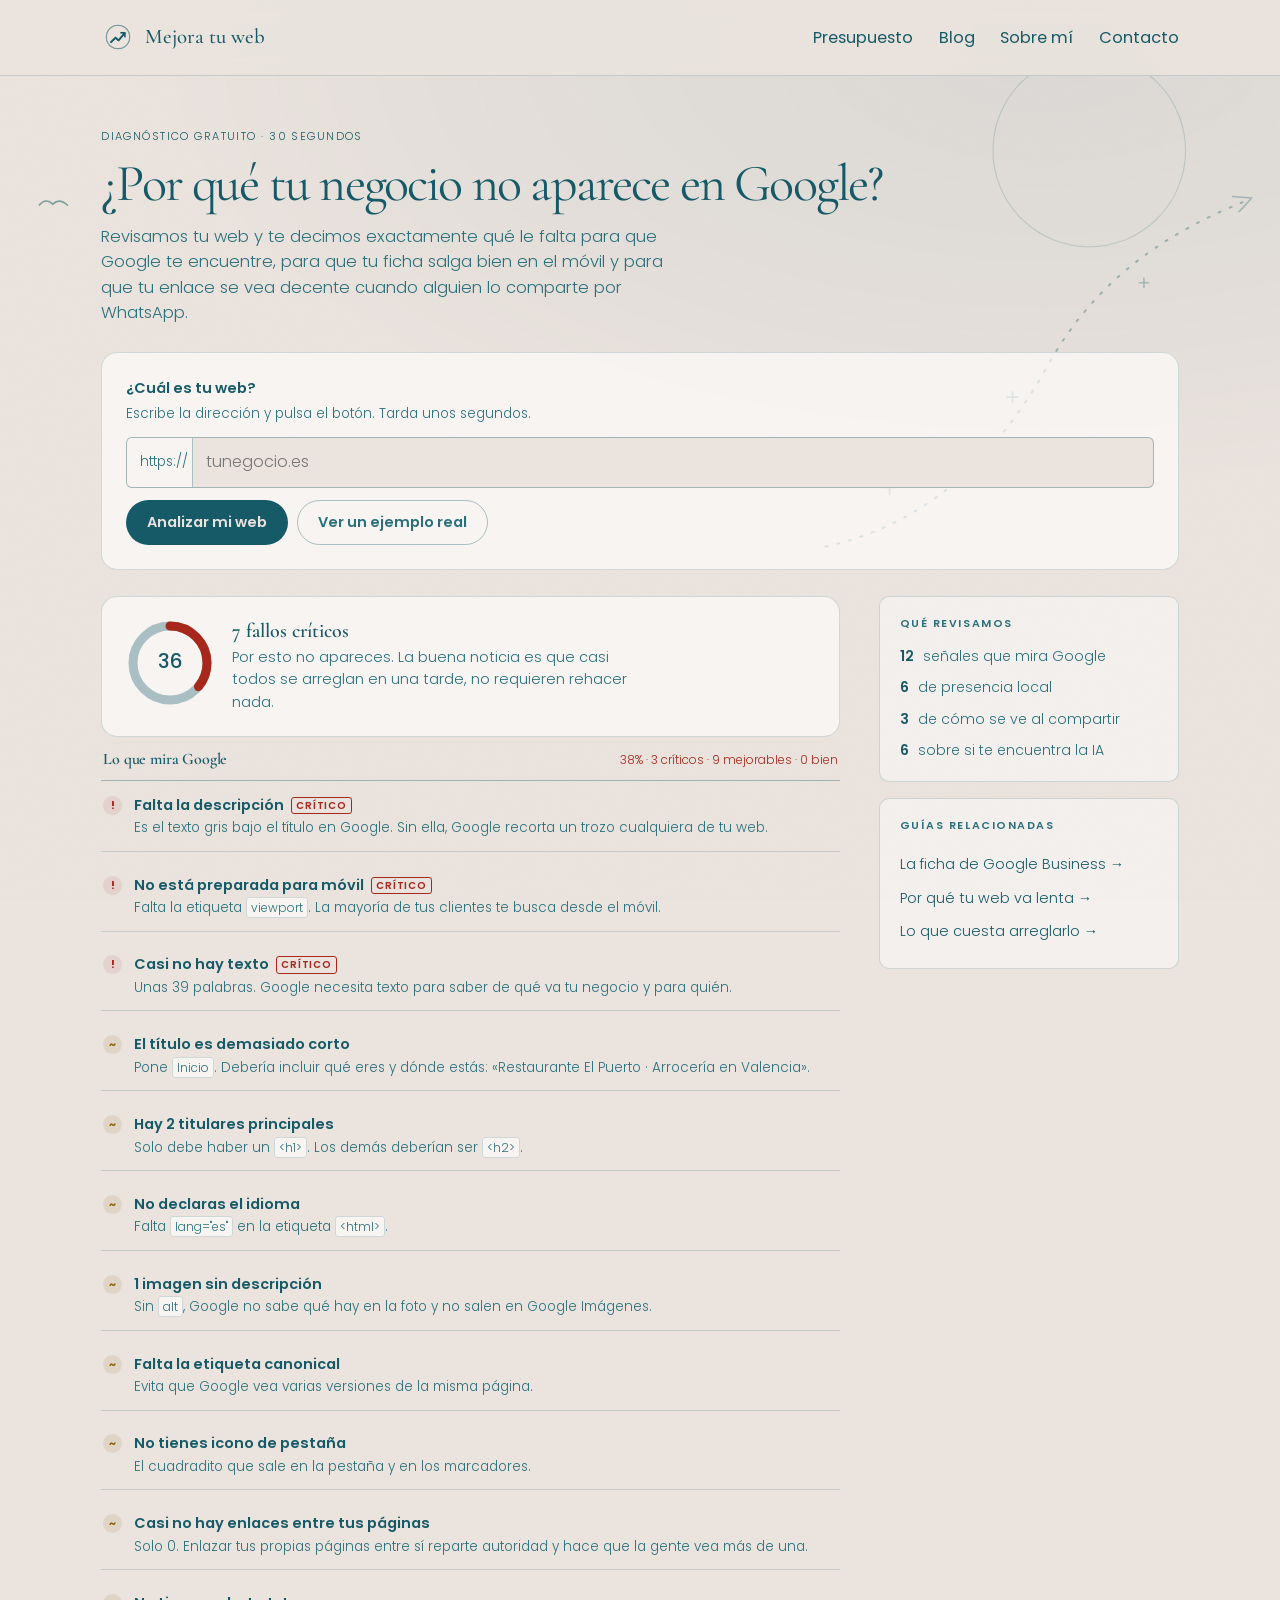
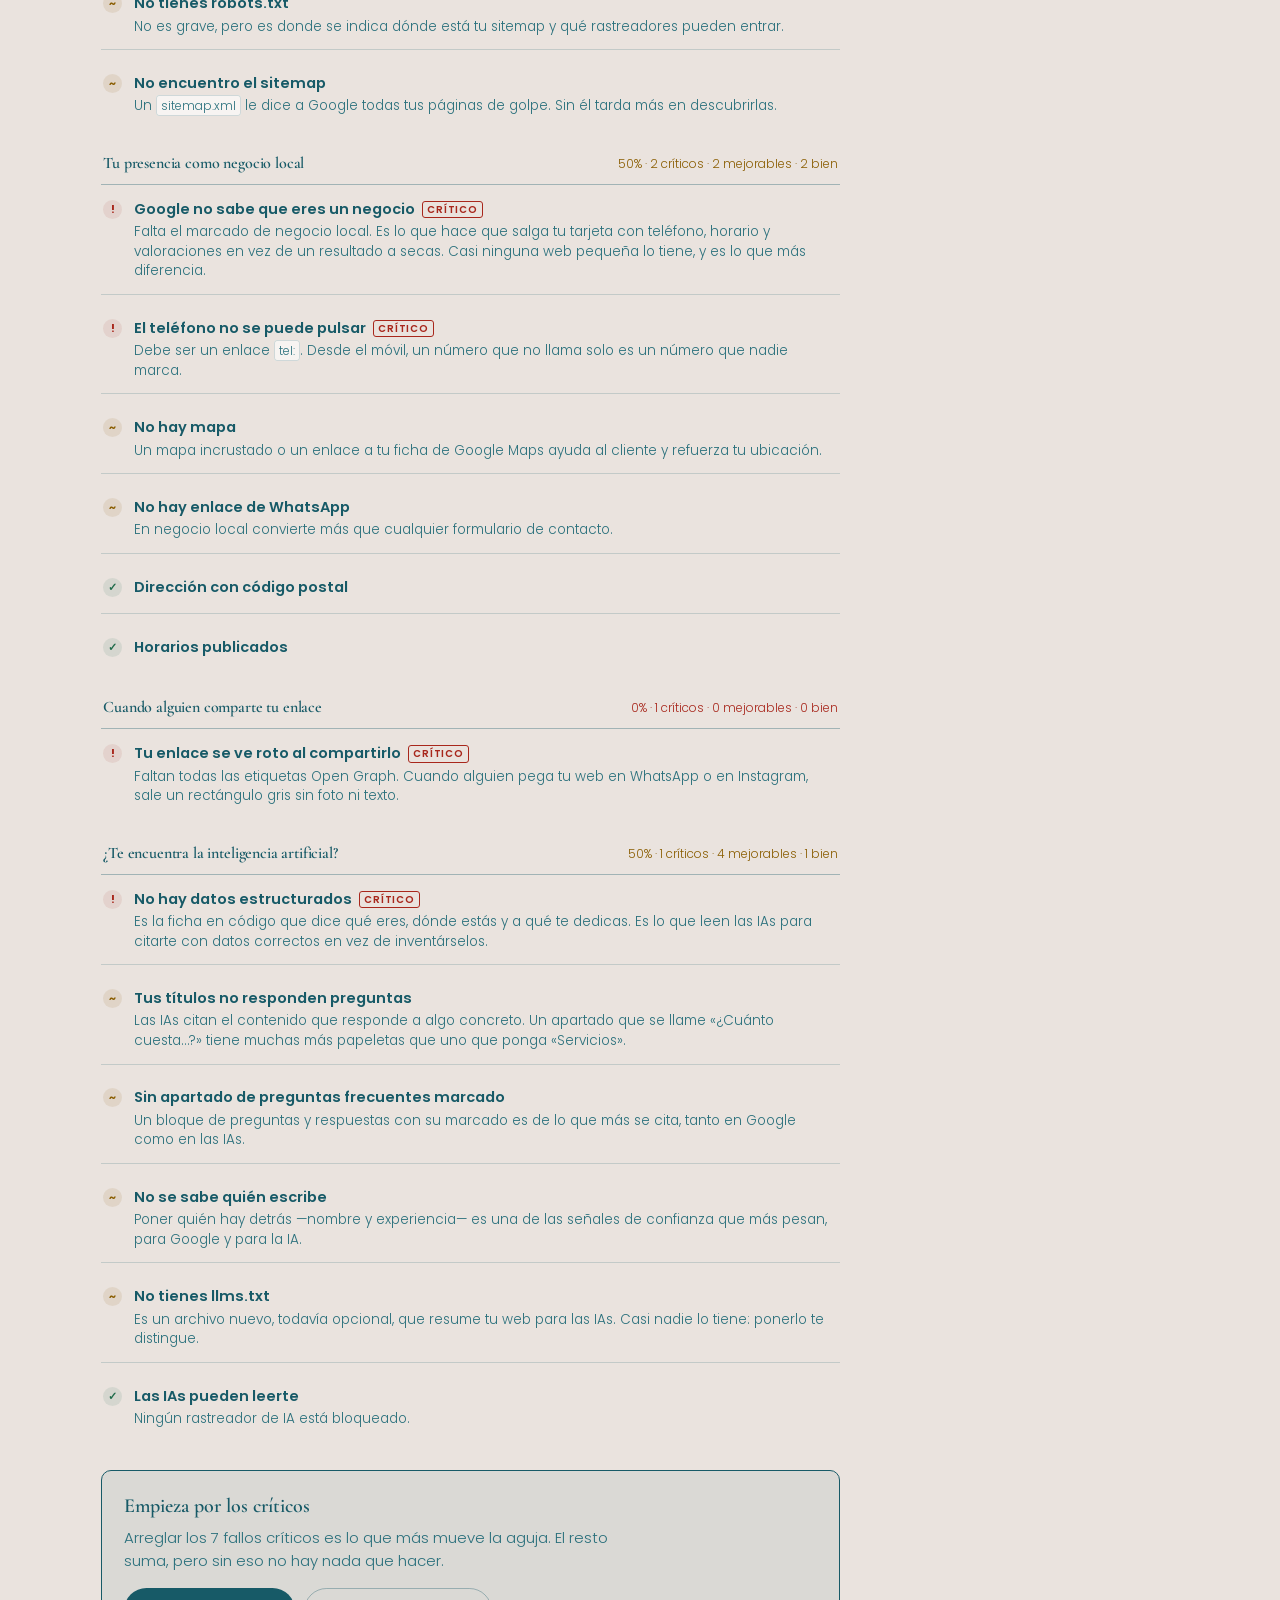
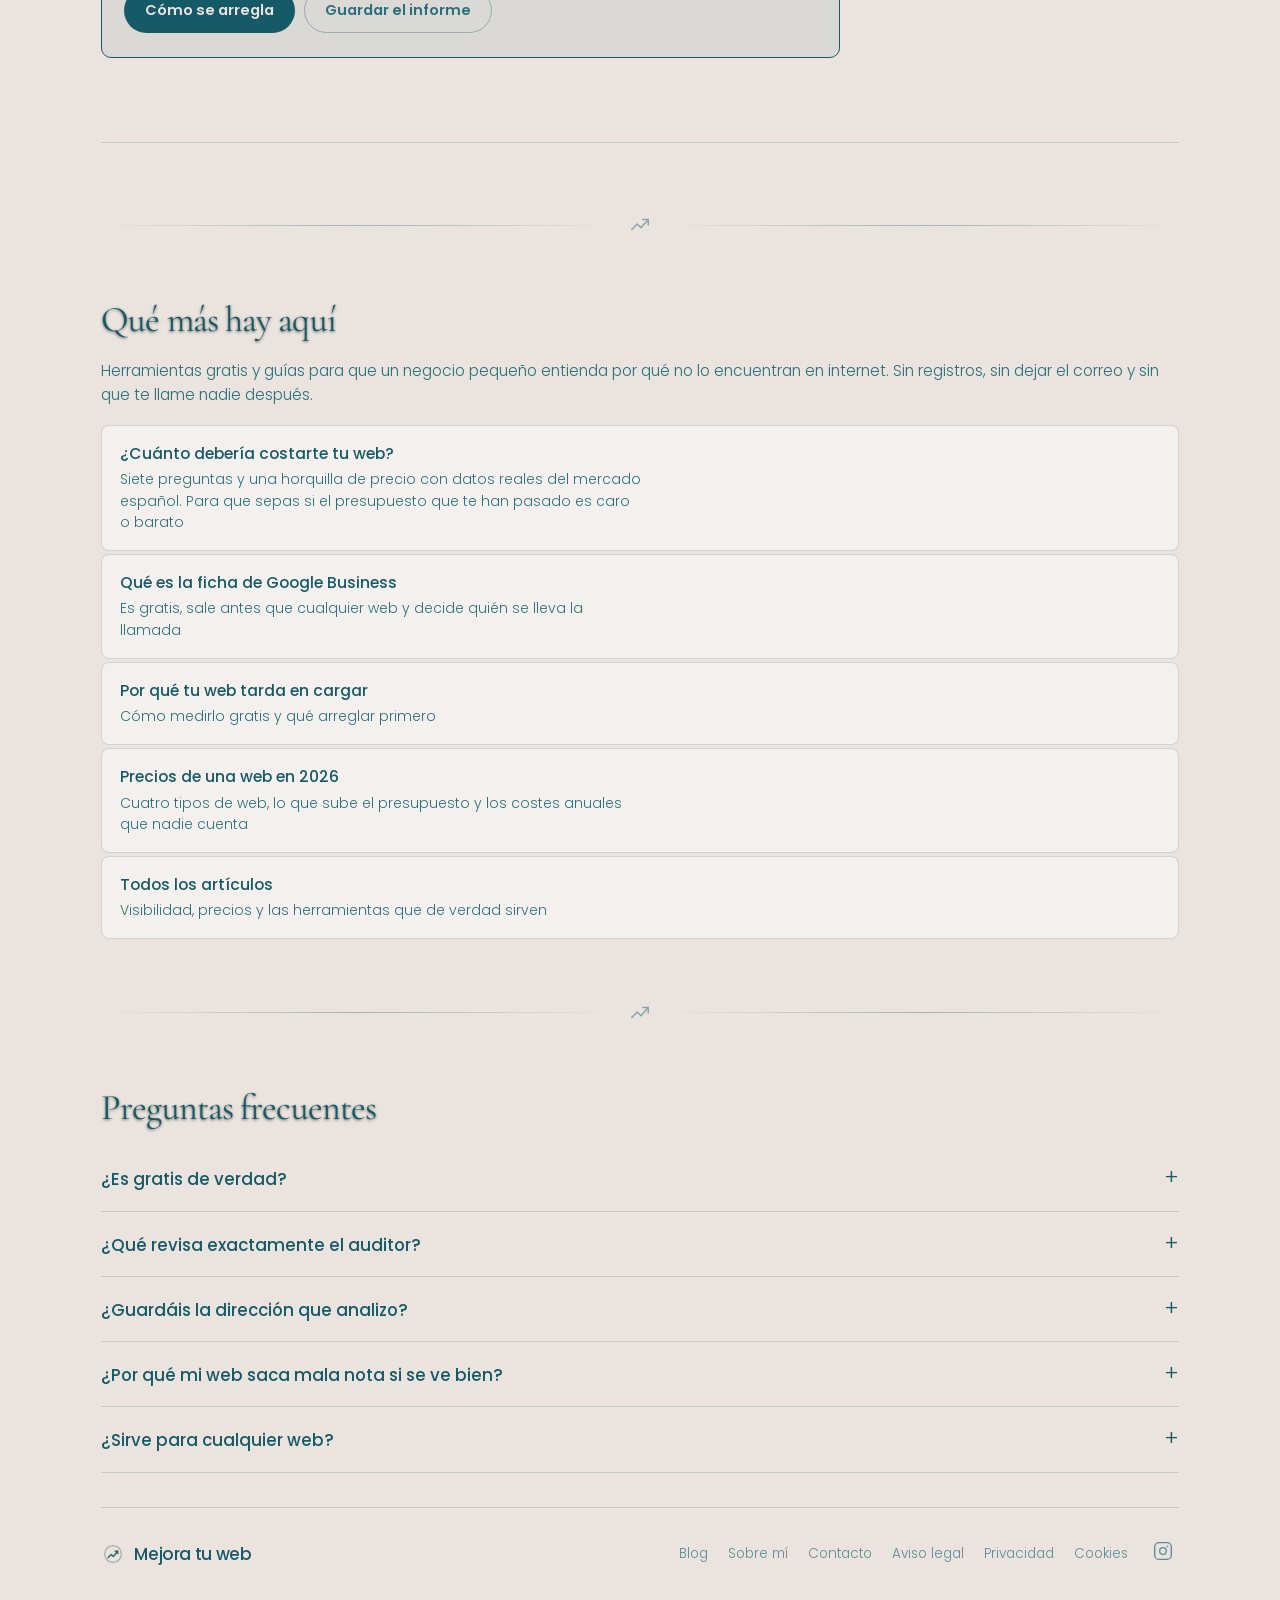
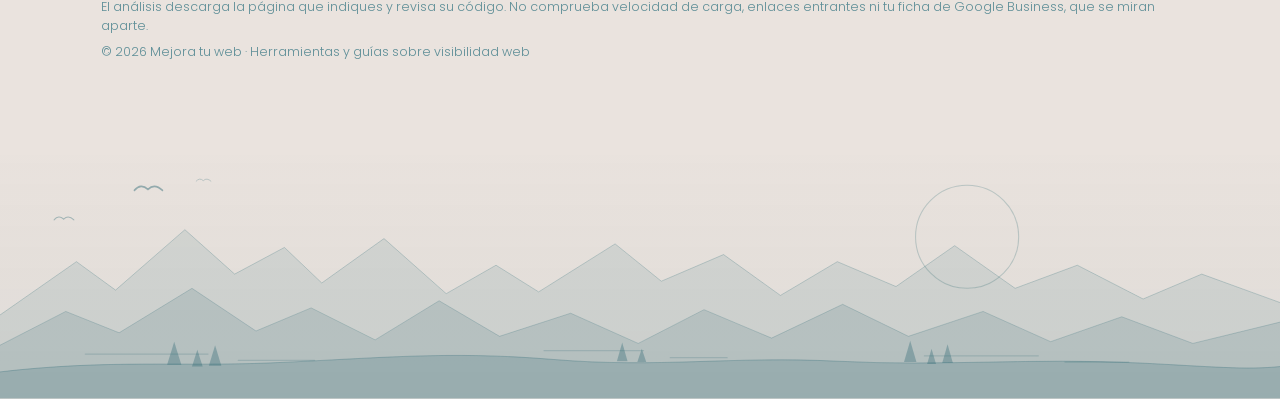
<file: index.html>
<!DOCTYPE html>
<html lang="es">
<head>
<meta charset="utf-8">
<meta name="viewport" content="width=device-width, initial-scale=1">
<title>¿Por qué tu negocio no aparece en Google? · Mejora tu web</title>
<meta name="description" content="Escribe la dirección de tu web y te decimos en treinta segundos qué le falta para que Google te encuentre. Gratis, sin registro y sin dejar el correo.">
<link rel="canonical" href="https://mejoratuweb.world/">
<link rel="icon" href="/img/logo.png">

<meta property="og:type" content="website">
<meta property="og:url" content="https://mejoratuweb.world/">
<meta property="og:title" content="¿Por qué tu negocio no aparece en Google?">
<meta property="og:description" content="Analiza tu web gratis en treinta segundos y descubre qué le falta.">
<meta property="og:image" content="https://mejoratuweb.world/img/portada-auditor.jpg">
<meta name="twitter:card" content="summary_large_image">


<link rel="preconnect" href="https://fonts.googleapis.com">
<link rel="preconnect" href="https://fonts.gstatic.com" crossorigin>
<link rel="stylesheet" href="https://fonts.googleapis.com/css2?family=Cormorant+Garamond:wght@400;500;600&family=Poppins:wght@300;400;500;600&display=swap">

<link rel="stylesheet" href="/estilo.css">

<style>
:root{
  color-scheme: light;
  --bg:#EAE3DE;
  --surface:rgba(255,255,255,.45);
  --surface-2:rgba(255,255,255,.62);
  --ink:#175A67;
  --ink-2:#2A707C;
  --ink-3:#5C8D96;
  --line:rgba(23,90,103,.18);
  --line-2:rgba(23,90,103,.34);
  --accent:#175A67;
  --accent-soft:rgba(23,90,103,.07);
  --bad:#A8271C;
  --bad-soft:rgba(168,39,28,.09);
  --warn:#8A5D00;
  --warn-soft:rgba(138,93,0,.10);
  --ok:#1F6B4A;
  --ok-soft:rgba(31,107,74,.10);
  --r:10px;
}



*{box-sizing:border-box;}
body{
  margin:0;background:var(--bg);color:var(--ink);
  font-family:'Poppins',"Helvetica Neue",Arial,sans-serif;
  font-size:15.5px;line-height:1.55;
  padding:0;
  -webkit-font-smoothing:antialiased;
}
.wrap{max-width:800px;margin:0 auto;padding-inline:clamp(1.25rem,4vw,4.5rem);}

header{padding-block:52px 26px;}
.kicker{
  font-family:inherit;font-size:11px;
  letter-spacing:.13em;text-transform:uppercase;color:var(--accent);margin:0 0 12px;
}
h1{
  font-family:'Cormorant Garamond',Georgia,serif;font-weight:400;
  font-size:clamp(34px,6vw,52px);line-height:1.05;letter-spacing:-.035em;
    margin:0 0 12px;text-wrap:balance;
}
.sub{color:var(--ink-2);margin:0;max-width:58ch;font-size:16.5px;}

/* entrada */
.input-card{
  background:var(--surface-2);border:1px solid var(--line);border-radius:16px;
  padding:24px;margin-bottom:26px;
}
.input-card label{display:block;font-weight:600;font-size:14.5px;margin-bottom:5px;}
.how{font-size:13.5px;color:var(--ink-2);margin:0 0 12px;}
kbd{
  font-family:inherit;font-size:12px;background:var(--surface-2);
  border:1px solid var(--line-2);border-bottom-width:2px;border-radius:4px;padding:1px 5px;
}
.url-row{
  display:flex;align-items:stretch;
  border:1px solid var(--line-2);border-radius:6px;
  background:var(--bg);overflow:hidden;
}
.url-row:focus-within{outline:2px solid var(--accent);outline-offset:1px;}
.proto{
  display:flex;align-items:center;padding:0 4px 0 13px;
  font-family:inherit;font-size:13.5px;
  color:var(--ink-2);background:var(--surface-2);border-right:1px solid var(--line-2);
}
/* 16px no es capricho: por debajo, Safari en iPhone hace zoom al tocar el campo. */
.url-row input{
  flex:1;min-width:0;border:0;outline:0;background:transparent;
  color:var(--ink);font:inherit;font-size:16px;padding:12px 13px;
}
.err{color:var(--bad);font-size:14px;margin:12px 0 0;}
button[disabled]{opacity:.55;cursor:progress;}
.row{display:flex;gap:9px;flex-wrap:wrap;margin-top:12px;}
button{
  font-family:inherit;font-size:14.5px;font-weight:600;cursor:pointer;
  border-radius:999px;padding:11px 20px;border:1px solid transparent;
  transition:opacity .12s,border-color .12s;
}
.b-main{background:var(--ink);color:var(--bg);}
.b-main:hover{background:#0F454F;}
.b-ghost{background:transparent;border-color:var(--line-2);color:var(--ink-2);}
.b-ghost:hover{border-color:var(--accent);color:var(--accent);}
button:focus-visible{outline:2px solid var(--accent);outline-offset:2px;}

/* marcador */
.score{
  display:flex;gap:18px;align-items:center;flex-wrap:wrap;
  background:var(--surface-2);border:1px solid var(--line);border-radius:16px;
  padding:22px 24px;margin-bottom:10px;
}
.dial{flex:0 0 auto;}
.score-txt h2{
  font-family:'Cormorant Garamond',Georgia,serif;font-size:20px;
  margin:0 0 3px;font-weight:600;
}
.score-txt p{margin:0;color:var(--ink-2);font-size:14.5px;max-width:44ch;}

/* bloques */
.block{margin-bottom:22px;}
.block-head{
  display:flex;align-items:baseline;justify-content:space-between;gap:12px;
  padding:0 2px 8px;border-bottom:1px solid var(--line-2);margin-bottom:0;
}
.block-head h3{
  font-family:'Cormorant Garamond',Georgia,serif;font-size:16px;
  margin:0;font-weight:600;letter-spacing:-.01em;
}
.tally{
  font-family:inherit;font-size:12px;color:var(--ink-3);
  font-variant-numeric:tabular-nums;white-space:nowrap;
}
.items{list-style:none;margin:0;padding:0;}
.item{
  display:flex;gap:12px;padding:13px 2px;border-bottom:1px solid var(--line);
  align-items:flex-start;
}
.item:last-child{border-bottom:0;}
.mark{
  flex:0 0 auto;width:19px;height:19px;border-radius:50%;margin-top:2px;
  display:grid;place-items:center;font-size:11px;font-weight:700;
  font-family:inherit;
}
.m-bad{background:var(--bad-soft);color:var(--bad);}
.m-warn{background:var(--warn-soft);color:var(--warn);}
.m-ok{background:var(--ok-soft);color:var(--ok);}
.item-body{min-width:0;}
.item-t{font-weight:600;font-size:14.5px;margin:0 0 2px;}
.item-d{margin:0;font-size:13.5px;color:var(--ink-2);line-height:1.45;}
.item-d code{
  font-family:inherit;font-size:12px;
  background:var(--surface-2);padding:1px 4px;border-radius:3px;
  overflow-wrap:anywhere;
}
.crit{
  display:inline-block;font-family:inherit;font-size:10px;
  letter-spacing:.08em;text-transform:uppercase;color:var(--bad);
  border:1px solid var(--bad);border-radius:3px;padding:0 4px;margin-left:7px;
  vertical-align:1px;
}

/* cierre */
.close{
  background:var(--accent-soft);border:1px solid var(--accent);
  border-radius:var(--r);padding:24px 22px;margin:28px 0 20px;
}
.close h2{
  font-family:'Cormorant Garamond',Georgia,serif;font-size:20px;
  margin:0 0 8px;font-weight:600;
}
.close p{margin:0 0 16px;font-size:15px;color:var(--ink-2);max-width:54ch;}
.note{
  margin-top:14px;padding:12px 14px;border-radius:6px;background:var(--surface);
  border:1px solid var(--line);font-size:14px;color:var(--ink-2);
}
[hidden]{display:none !important;}
footer{
  border-top:1px solid var(--line);padding-block:16px 48px;margin-top:6px;
  color:var(--ink-3);font-size:13px;
}
footer p{margin:0 0 5px;}
@media (prefers-reduced-motion:reduce){*{transition:none!important;animation:none!important;}}
@media (max-width:560px){
  /* el recuento no cabe en una línea: lo bajamos y lo dejamos partir */
  .block-head{flex-direction:column;align-items:flex-start;gap:5px;}
  .tally{white-space:normal;}
}
@media (max-width:430px){
  header{padding-block:36px 20px;}
  .score{padding:16px;}
}


/* ── pantallas anchas: el contenido deja de ser una tira estrecha ──
   A partir de 1080px el informe comparte fila con una columna
   lateral. Es también donde iría un anuncio de escritorio. */
.wrap{max-width:1180px;}
.cols{display:block;}
@media (min-width:1080px){
  .cols{
    display:grid;
    grid-template-columns:minmax(0,1fr) 300px;
    gap:clamp(2rem,3vw,3.5rem);
    align-items:start;
  }
  .lateral{position:sticky;top:96px;}
}
.lateral{display:flex;flex-direction:column;gap:1rem;margin-top:2rem;}
@media (min-width:1080px){ .lateral{margin-top:0;} }
.caja{
  background:var(--surface);border:1px solid var(--line);
  border-radius:var(--r);padding:1.2rem 1.25rem;
}
.caja h3{
  margin:0 0 .8rem;font-family:'Poppins',sans-serif;font-size:.68rem;font-weight:600;
  letter-spacing:.14em;text-transform:uppercase;color:var(--ink-2);
}
.caja ul{list-style:none;margin:0;padding:0;display:flex;flex-direction:column;gap:.6rem;}
.caja li{margin:0;font-size:.88rem;color:var(--ink-2);display:flex;gap:.6rem;align-items:flex-start;}
.caja li b{color:var(--ink);font-weight:600;flex:0 0 auto;}
.caja a{display:block;font-size:.9rem;color:var(--ink);text-decoration:none;padding:.35rem 0;}
.caja a:hover{opacity:.62;}

/* lista de servicios de la sección de venta */
.servicios{display:flex;flex-direction:column;gap:0;margin:0 0 24px;}
.serv{
  display:flex;justify-content:space-between;align-items:baseline;
  gap:16px 24px;flex-wrap:wrap;
  padding:16px 0;border-bottom:1px solid var(--line);
}
.serv:last-child{border-bottom:0;}
.serv .txt{flex:1 1 260px;min-width:0;}
.serv b{display:block;font-size:16.5px;font-weight:600;color:var(--ink);margin-bottom:3px;}
.serv .desc{font-size:14.5px;color:var(--ink-3);display:block;}
.serv .p{
  font-family:inherit;font-size:14px;
  color:var(--accent);white-space:nowrap;flex:0 0 auto;
  font-variant-numeric:tabular-nums;
}

/* sección de venta bajo la herramienta */
.venta{margin-top:64px;padding-top:8px;border-top:1px solid var(--line);}
.venta h2{font-size:clamp(26px,4vw,36px);font-weight:400;letter-spacing:-.025em;margin:56px 0 18px;text-shadow:0 1px 3px rgba(0,0,0,.55);}
.venta p{color:var(--ink-2);margin:0 0 18px;}
.venta ol{color:var(--ink-2);padding-left:22px;}
.venta ol li{margin-bottom:10px;}
.venta ol strong{color:var(--ink);}

/* pie del sitio */
.pie-h{border-top:1px solid var(--line);margin-top:34px;padding-block:26px 52px;}
.pie-h .fila{display:flex;justify-content:space-between;align-items:center;gap:16px 28px;flex-wrap:wrap;}
.pie-h .marca-h{display:inline-flex;align-items:center;gap:9px;color:var(--ink);text-decoration:none;font-size:17px;font-weight:500;letter-spacing:-.02em;}
.pie-h .marca-h img,
.pie-h .marca-h svg{width:24px;height:24px;object-fit:contain;flex:0 0 auto;stroke:var(--accent);fill:none;stroke-width:1.5;}
.pie-h nav{display:flex;gap:4px 20px;flex-wrap:wrap;align-items:center;}
/* altura para el dedo: un enlace de 13px mide 21px de alto y se falla. */
.pie-h a:not(.marca-h){display:inline-block;padding-block:.45rem;}
.pie-h .ig{padding:.35rem;}
.pie-h a:not(.marca-h){color:var(--ink-3);text-decoration:none;font-size:13.5px;transition:color .2s;}
.pie-h a:not(.marca-h):hover{color:var(--ink);}
.pie-h .ig{display:inline-grid;place-items:center;}
.pie-h .ig svg{width:20px;height:20px;}
.pie-h .nota{margin:22px 0 0;font-size:12.5px;color:var(--ink-3);line-height:1.55;}
.pie-h .nota p{margin:0 0 6px;}
.nav .marca img{width:34px;height:34px;object-fit:contain;flex:0 0 auto;}
img{max-width:100%;height:auto;}

@media (max-width:560px){
  /* Por debajo de 12px no se lee cómodamente en un móvil. */
  .kicker{font-size:12px;}
  .crit{font-size:11px;}
  .tally{font-size:12.5px;}
  .mark{font-size:12px;}
}
</style>

<script type="application/ld+json">
{
  "@context": "https://schema.org",
  "@graph": [
    {
      "@type": "WebSite",
      "@id": "https://mejoratuweb.world/#web",
      "name": "Mejora tu web",
      "url": "https://mejoratuweb.world/",
      "description": "Herramientas gratuitas y contenidos sobre visibilidad web para negocios pequeños.",
      "inLanguage": "es-ES",
      "publisher": { "@id": "https://mejoratuweb.world/#autor" }
    },
    {
      "@type": "Organization",
      "@id": "https://mejoratuweb.world/#autor",
      "name": "Mejora tu web",
      "url": "https://mejoratuweb.world/sobre-mi",
      "sameAs": ["https://instagram.com/mejoratuweb_"]
    },
    {
      "@type": "WebApplication",
      "name": "Auditor de visibilidad",
      "url": "https://mejoratuweb.world/",
      "applicationCategory": "BusinessApplication",
      "operatingSystem": "Cualquier navegador",
      "inLanguage": "es-ES",
      "description": "Analiza una página web y detecta qué le falta para aparecer en Google, para funcionar como negocio local, para verse bien al compartirla y para que la encuentre la inteligencia artificial.",
      "offers": { "@type": "Offer", "price": "0", "priceCurrency": "EUR" },
      "author": { "@id": "https://mejoratuweb.world/#autor" }
    }
  ]
}
</script>
<script type="application/ld+json">
{
  "@context": "https://schema.org",
  "@type": "FAQPage",
  "mainEntity": [
    {
      "@type": "Question",
      "name": "¿Es gratis de verdad?",
      "acceptedAnswer": {
        "@type": "Answer",
        "text": "Sí. No pide registro, no pide correo y no hay versión de pago. La web se mantiene con publicidad, que es lo que permite que las herramientas sean gratis."
      }
    },
    {
      "@type": "Question",
      "name": "¿Qué revisa exactamente el auditor?",
      "acceptedAnswer": {
        "@type": "Answer",
        "text": "Unas treinta comprobaciones repartidas en cuatro bloques: lo que mira Google para posicionarte, tu presencia como negocio local, cómo se ve tu enlace cuando alguien lo comparte, y si los rastreadores de inteligencia artificial pueden leerte."
      }
    },
    {
      "@type": "Question",
      "name": "¿Guardáis la dirección que analizo?",
      "acceptedAnswer": {
        "@type": "Answer",
        "text": "No. La página se descarga, se analiza y se devuelve el resultado. No se guarda ni la dirección ni el contenido."
      }
    },
    {
      "@type": "Question",
      "name": "¿Por qué mi web saca mala nota si se ve bien?",
      "acceptedAnswer": {
        "@type": "Answer",
        "text": "Porque el auditor no mira si es bonita: mira si Google la entiende. Una web preciosa puede no tener descripción, ni datos estructurados, ni etiquetas para compartir, y entonces existe pero no la encuentra nadie."
      }
    },
    {
      "@type": "Question",
      "name": "¿Sirve para cualquier web?",
      "acceptedAnswer": {
        "@type": "Answer",
        "text": "Para cualquiera que se pueda descargar públicamente. El bloque de presencia local solo tiene sentido si tu negocio atiende a clientes de una zona concreta; si no, puedes ignorarlo."
      }
    }
  ]
}
</script>
</head>
<body>
<div class="barra">
<nav class="nav">
  <a class="marca" href="/"><img src="/img/logo.png" alt="" width="120" height="120">Mejora tu web</a>
  <ul>
    <li><a href="/presupuesto">Presupuesto</a></li>
    <li><a href="/blog">Blog</a></li>
    <li><a href="/sobre-mi">Sobre mí</a></li>
    <li><a href="/contacto">Contacto</a></li>
  </ul>
</nav>
</div>

<div class="wrap">

<header>
  <p class="kicker">Diagnóstico gratuito · 30 segundos</p>
  <h1>¿Por qué tu negocio no aparece en Google?</h1>
  <p class="sub">Revisamos tu web y te decimos exactamente qué le falta para que Google te encuentre, para que tu ficha salga bien en el móvil y para que tu enlace se vea decente cuando alguien lo comparte por WhatsApp.</p>
</header>

<div class="input-card">
  <label for="url">¿Cuál es tu web?</label>
  <p class="how">Escribe la dirección y pulsa el botón. Tarda unos segundos.</p>
  <div class="url-row">
    <span class="proto">https://</span>
    <input type="text" id="url" inputmode="url" autocomplete="url" spellcheck="false"
           placeholder="tunegocio.es" aria-label="Dirección de tu web">
  </div>
  <div class="row">
    <button type="button" class="b-main" id="go">Analizar mi web</button>
    <button type="button" class="b-ghost" id="demo">Ver un ejemplo real</button>
  </div>
  <p class="err" id="err" hidden></p>
</div>

<div class="cols">
<div>

<section class="score" aria-live="polite">
  <div class="dial">
    <svg width="88" height="88" viewBox="0 0 88 88" role="img" aria-labelledby="dial-t">
      <title id="dial-t">Puntuación de visibilidad</title>
      <circle cx="44" cy="44" r="37" fill="none" stroke="var(--line-2)" stroke-width="9"></circle>
      <circle id="arc" cx="44" cy="44" r="37" fill="none" stroke="var(--accent)" stroke-width="9"
              stroke-linecap="round" stroke-dasharray="232.5" stroke-dashoffset="232.5"
              transform="rotate(-90 44 44)"></circle>
      <text id="arc-n" x="44" y="49" text-anchor="middle" fill="var(--ink)"
            font-family="Poppins, sans-serif" font-size="20" font-weight="500">—</text>
    </svg>
  </div>
  <div class="score-txt">
    <h2 id="verdict">Esperando tu web</h2>
    <p id="verdict-d">Pega el código de arriba y pulsa analizar. O mira el ejemplo si prefieres ver antes cómo funciona.</p>
  </div>
</section>

<div id="report"></div>

<section class="close" id="closing" hidden>
  <h2 id="close-t">Lo importante son los tres primeros</h2>
  <p id="close-d">Arreglar los fallos marcados como críticos es lo que más mueve la aguja. El resto suma, pero sin eso no hay nada que hacer.</p>
  <div class="row">
    <button type="button" class="b-main" id="ask">Cómo se arregla</button>
    <button type="button" class="b-ghost" id="print">Guardar el informe</button>
  </div>
  <div class="note" id="sent" hidden>Cada fallo se arregla de una forma distinta. Los tres más habituales los explico paso a paso aquí: <a href="/blog/ficha-google-business">la ficha de Google Business</a>, <a href="/blog/velocidad-web">la velocidad de carga</a> y <a href="/blog/precio-web-negocio-pequeno">lo que cuesta arreglarlo</a>. Si algo no te cuadra, <a href="/contacto">escríbeme</a>.</div>
</section>

</div>

<aside class="lateral">

  <div class="caja">
    <h3>Qué revisamos</h3>
    <ul>
      <li><b>12</b> señales que mira Google</li>
      <li><b>6</b> de presencia local</li>
      <li><b>3</b> de cómo se ve al compartir</li>
      <li><b>6</b> sobre si te encuentra la IA</li>
    </ul>
  </div>

  <div class="caja">
    <h3>Guías relacionadas</h3>
    <a href="/blog/ficha-google-business">La ficha de Google Business →</a>
    <a href="/blog/velocidad-web">Por qué tu web va lenta →</a>
    <a href="/blog/precio-web-negocio-pequeno">Lo que cuesta arreglarlo →</a>
  </div>

  <!-- ANUNCIO LATERAL — solo se ve en escritorio -->
  <div class="ad" data-anuncio hidden><!-- Aquí irá el bloque de AdSense cuando aprueben la cuenta. Hasta entonces va oculto: una web con recuadros vacíos que ponen "hueco de anuncio" parece sin terminar, y eso lo penaliza la revisión. --></div>

</aside>

</div>

<section class="venta">

<div class="filete" aria-hidden="true"><svg viewBox="0 0 24 24" fill="none" stroke="currentColor" stroke-width="1.6" stroke-linecap="round" stroke-linejoin="round"><path d="M3 17 9 11 13 15 21 6"/><path d="M15 6h6v6"/></svg></div>
<h2>Qué más hay aquí</h2>

<p>Herramientas gratis y guías para que un negocio pequeño entienda por qué no lo encuentran en internet. Sin registros, sin dejar el correo y sin que te llame nadie después.</p>

<ul class="more">
  <li><a href="/presupuesto">¿Cuánto debería costarte tu web?<span class="sub">Siete preguntas y una horquilla de precio con datos reales del mercado español. Para que sepas si el presupuesto que te han pasado es caro o barato</span></a></li>
  <li><a href="/blog/ficha-google-business">Qué es la ficha de Google Business<span class="sub">Es gratis, sale antes que cualquier web y decide quién se lleva la llamada</span></a></li>
  <li><a href="/blog/velocidad-web">Por qué tu web tarda en cargar<span class="sub">Cómo medirlo gratis y qué arreglar primero</span></a></li>
  <li><a href="/blog/precio-web-negocio-pequeno">Precios de una web en 2026<span class="sub">Cuatro tipos de web, lo que sube el presupuesto y los costes anuales que nadie cuenta</span></a></li>
  <li><a href="/blog">Todos los artículos<span class="sub">Visibilidad, precios y las herramientas que de verdad sirven</span></a></li>
</ul>


<div class="filete" aria-hidden="true"><svg viewBox="0 0 24 24" fill="none" stroke="currentColor" stroke-width="1.6" stroke-linecap="round" stroke-linejoin="round"><path d="M3 17 9 11 13 15 21 6"/><path d="M15 6h6v6"/></svg></div>
<h2>Preguntas frecuentes</h2>

<details>
  <summary>¿Es gratis de verdad?</summary>
  <p>Sí. No pide registro, no pide correo y no hay versión de pago. La web se mantiene con publicidad, que es lo que permite que las herramientas sean gratis.</p>
</details>
<details>
  <summary>¿Qué revisa exactamente el auditor?</summary>
  <p>Unas treinta comprobaciones repartidas en cuatro bloques: lo que mira Google para posicionarte, tu presencia como negocio local, cómo se ve tu enlace cuando alguien lo comparte, y si los rastreadores de inteligencia artificial pueden leerte.</p>
</details>
<details>
  <summary>¿Guardáis la dirección que analizo?</summary>
  <p>No. La página se descarga, se analiza y se devuelve el resultado. No se guarda ni la dirección ni el contenido.</p>
</details>
<details>
  <summary>¿Por qué mi web saca mala nota si se ve bien?</summary>
  <p>Porque el auditor no mira si es bonita: mira si Google la entiende. Una web preciosa puede no tener descripción, ni datos estructurados, ni etiquetas para compartir, y entonces existe pero no la encuentra nadie.</p>
</details>
<details>
  <summary>¿Sirve para cualquier web?</summary>
  <p>Para cualquiera que se pueda descargar públicamente. El bloque de presencia local solo tiene sentido si tu negocio atiende a clientes de una zona concreta; si no, puedes ignorarlo.</p>
</details>

</section>

<footer class="pie-h">
  <div class="fila">
    <a class="marca-h" href="/"><img src="/img/logo.png" alt="" width="120" height="120"><span>Mejora tu web</span></a>
    <nav aria-label="Legal">
      <a href="/blog">Blog</a>
      <a href="/sobre-mi">Sobre mí</a>
      <a href="/contacto">Contacto</a>
      <a href="/aviso-legal">Aviso legal</a>
      <a href="/politica-de-privacidad">Privacidad</a>
      <a href="/politica-de-cookies">Cookies</a>
      <a class="ig" href="https://instagram.com/mejoratuweb_" target="_blank" rel="noopener" aria-label="Instagram"><svg viewBox="0 0 24 24" aria-hidden="true" fill="none" stroke="currentColor" stroke-width="1.6" stroke-linecap="round" stroke-linejoin="round"><rect x="2" y="2" width="20" height="20" rx="5"/><circle cx="12" cy="12" r="4"/><circle cx="17.5" cy="6.5" r="1" fill="currentColor" stroke="none"/></svg></a>
    </nav>
  </div>
  <div class="nota">
    <p>El an&aacute;lisis descarga la p&aacute;gina que indiques y revisa su c&oacute;digo. No comprueba velocidad de carga, enlaces entrantes ni tu ficha de Google Business, que se miran aparte.</p>
    <p>&copy; 2026 Mejora tu web &middot; Herramientas y gu&iacute;as sobre visibilidad web</p>
  </div>
</footer>

</div>

<script>
(function(){
  var $ = function(id){ return document.getElementById(id); };
  var report = $('report'), url = $('url'), err = $('err'), go = $('go');

  var EJEMPLO = '<!DOCTYPE html>\n<html>\n<head>\n' +
    '<meta charset="utf-8">\n' +
    '<title>Inicio</title>\n' +
    '<link rel="stylesheet" href="estilo.css">\n' +
    '</head>\n<body>\n' +
    '<h1>Bienvenidos</h1>\n' +
    '<h1>Nuestra carta</h1>\n' +
    '<img src="local.jpg">\n' +
    '<img src="plato.jpg" alt="Arroz caldoso">\n' +
    '<p>Somos un restaurante familiar en el centro. Llámanos al 961 234 567 ' +
    'o ven a vernos en la Calle Mayor 14, 46001 Valencia.</p>\n' +
    '<p>Abrimos todos los días de 13:00 a 16:00 y de 20:00 a 23:30.</p>\n' +
    '</body>\n</html>';

  // ---- comprobaciones ----
  function analizar(d){
    if(typeof d === 'string') d = {html:d};
    var html = d.html;
    var robots = d.robots || '';
    var haySitemap = !!d.sitemap;
    var hayLlms = !!d.llms;
    var doc = new DOMParser().parseFromString(html, 'text/html');
    var head = doc.head || doc.createElement('head');
    var txt = (doc.body ? doc.body.textContent : '').replace(/\s+/g,' ').trim();
    var raw = html;

    function meta(sel){ var e = head.querySelector(sel); return e ? (e.getAttribute('content')||'').trim() : null; }

    var titulo = (doc.querySelector('title')||{}).textContent;
    titulo = titulo ? titulo.trim() : '';
    var desc = meta('meta[name="description" i]');
    var h1s = doc.querySelectorAll('h1');
    var imgs = doc.querySelectorAll('img');
    // alt="" es correcto: marca una imagen decorativa. Lo que falla
    // es no tener el atributo en absoluto.
    var sinAlt = 0, decorativas = 0;
    Array.prototype.forEach.call(imgs, function(i){
      if(!i.hasAttribute('alt')) sinAlt++;
      else if(!i.getAttribute('alt').trim()) decorativas++;
    });
    var lang = doc.documentElement.getAttribute('lang');
    var robots = (meta('meta[name="robots" i]')||'').toLowerCase();
    var canonical = head.querySelector('link[rel="canonical" i]');
    var viewport = meta('meta[name="viewport" i]');
    var favicon = head.querySelector('link[rel~="icon" i]');

    var ogT = meta('meta[property="og:title" i]'), ogD = meta('meta[property="og:description" i]'),
        ogI = meta('meta[property="og:image" i]');

    var schema = /"@type"\s*:\s*"(LocalBusiness|Restaurant|Store|Dentist|MedicalClinic|HealthAndBeautyBusiness|AutoRepair|ProfessionalService|BarOrPub|CafeOrCoffeeShop)"/i.test(raw);
    var tel = /href\s*=\s*["']tel:/i.test(raw);
    var wa = /(wa\.me|api\.whatsapp\.com)/i.test(raw);
    var cp = /\b\d{5}\b/.test(txt);
    var horario = /(horario|abrimos|abierto|lunes|martes|miércoles|miercoles|jueves|viernes|sábado|sabado|domingo)/i.test(txt)
                  && /\d{1,2}[:.]\d{2}/.test(txt);
    var mapa = /(google\.com\/maps|maps\.google|maps\.app\.goo\.gl)/i.test(raw);

    var B = [], L = [], C = [];

    // --- básicos ---
    if(!titulo) B.push(f('bad','Tu página no tiene título','Es el renglón azul que sale en Google. Sin él, Google se inventa uno.',true));
    else if(titulo.length < 15) B.push(f('warn','El título es demasiado corto','Pone <code>'+esc(titulo)+'</code>. Debería incluir qué eres y dónde estás: «Restaurante El Puerto · Arrocería en Valencia».'));
    else if(titulo.length > 65) B.push(f('warn','El título se va a cortar en Google','Tiene '+titulo.length+' caracteres y se corta sobre los 60.'));
    else B.push(f('ok','Título correcto','<code>'+esc(titulo)+'</code>'));

    if(!desc) B.push(f('bad','Falta la descripción','Es el texto gris bajo el título en Google. Sin ella, Google recorta un trozo cualquiera de tu web.',true));
    else if(desc.length < 70) B.push(f('warn','La descripción se queda corta','Tiene '+desc.length+' caracteres. Entre 120 y 160 aprovecha todo el espacio.'));
    else B.push(f('ok','Descripción correcta',desc.length+' caracteres.'));

    if(h1s.length === 0) B.push(f('bad','No hay titular principal','Falta el <code>&lt;h1&gt;</code>. Es como Google entiende de qué va la página.',true));
    else if(h1s.length > 1) B.push(f('warn','Hay '+h1s.length+' titulares principales','Solo debe haber un <code>&lt;h1&gt;</code>. Los demás deberían ser <code>&lt;h2&gt;</code>.'));
    else B.push(f('ok','Un solo titular principal','<code>'+esc(h1s[0].textContent.trim().slice(0,60))+'</code>'));

    if(robots.indexOf('noindex') > -1)
      B.push(f('bad','Le estás diciendo a Google que no te indexe','Hay un <code>noindex</code> en el código. Esto por sí solo te borra de Google. Suele quedarse puesto sin querer al publicar.',true));

    if(!lang) B.push(f('warn','No declaras el idioma','Falta <code>lang="es"</code> en la etiqueta <code>&lt;html&gt;</code>.'));
    else B.push(f('ok','Idioma declarado','<code>'+esc(lang)+'</code>'));

    if(!viewport) B.push(f('bad','No está preparada para móvil','Falta la etiqueta <code>viewport</code>. La mayoría de tus clientes te busca desde el móvil.',true));
    else B.push(f('ok','Preparada para móvil',''));

    if(sinAlt > 0) B.push(f('warn', sinAlt+' '+(sinAlt===1?'imagen sin descripción':'imágenes sin descripción'),'Sin <code>alt</code>, Google no sabe qué hay en la foto y no salen en Google Imágenes.'));
    else if(imgs.length) B.push(f('ok','Todas las imágenes descritas',
      imgs.length + ' con <code>alt</code>' + (decorativas ? ', ' + decorativas + ' marcadas como decorativas' : '') + '.'));

    if(!canonical) B.push(f('warn','Falta la etiqueta canonical','Evita que Google vea varias versiones de la misma página.'));
    if(!favicon) B.push(f('warn','No tienes icono de pestaña','El cuadradito que sale en la pestaña y en los marcadores.'));

    var pal = txt ? txt.split(' ').length : 0;
    if(pal < 150) B.push(f('bad','Casi no hay texto','Unas '+pal+' palabras. Google necesita texto para saber de qué va tu negocio y para quién.',true));
    else if(pal < 350) B.push(f('warn','Hay poco texto','Unas '+pal+' palabras. Con 400 o 500 bien escritas competirías mucho mejor.'));
    else B.push(f('ok','Cantidad de texto suficiente','Unas '+pal+' palabras.'));

    // jerarquía de titulares
    var h2s = doc.querySelectorAll('h2');
    if(h1s.length && h2s.length === 0 && pal > 400)
      B.push(f('warn','No hay subtítulos','Solo hay un titular y mucho texto seguido. Los <code>&lt;h2&gt;</code> ayudan a Google a entender de qué habla cada parte, y al lector a no perderse.'));
    else if(h2s.length) B.push(f('ok','Texto bien estructurado', h2s.length + ' ' + (h2s.length===1?'subtítulo':'subtítulos') + '.'));

    // enlaces internos
    // El host es el de la web analizada, no el de esta página.
    var suHost = '';
    try { suHost = d.url ? new URL(d.url).host : ''; } catch(e){}

    var internos = 0;
    Array.prototype.forEach.call(doc.querySelectorAll('a[href]'), function(a){
      var h = (a.getAttribute('href') || '').trim();
      if(!h || h.charAt(0) === '#') return;
      if(/^(mailto:|tel:|javascript:|data:)/i.test(h)) return;
      if(/^https?:\/\//i.test(h)){
        if(suHost && h.indexOf(suHost) > -1) internos++;   // absoluto, pero suyo
      } else {
        internos++;                                         // relativo: siempre interno
      }
    });
    if(internos < 3) B.push(f('warn','Casi no hay enlaces entre tus páginas','Solo ' + internos + '. Enlazar tus propias páginas entre sí reparte autoridad y hace que la gente vea más de una.'));
    else B.push(f('ok','Páginas enlazadas entre sí', internos + ' enlaces internos.'));

    // robots.txt y sitemap
    if(robots){
      if(/User-agent:\s*\*[\s\S]*?Disallow:\s*\/\s*$/im.test(robots))
        B.push(f('bad','Tu robots.txt bloquea todo Google','Hay un <code>Disallow: /</code> general. Esto por sí solo te borra del buscador.',true));
      else B.push(f('ok','robots.txt correcto','No bloquea el rastreo.'));
    } else {
      B.push(f('warn','No tienes robots.txt','No es grave, pero es donde se indica dónde está tu sitemap y qué rastreadores pueden entrar.'));
    }

    if(haySitemap) B.push(f('ok','Sitemap publicado','Google tiene el mapa de tu web.'));
    else B.push(f('warn','No encuentro el sitemap','Un <code>sitemap.xml</code> le dice a Google todas tus páginas de golpe. Sin él tarda más en descubrirlas.'));

    // --- local ---
    // ¿Esto parece siquiera un negocio local? Sin schema, sin teléfono,
    // sin dirección y sin horarios, casi seguro que no lo es. En ese caso
    // avisamos, pero no lo marcamos como crítico: sería una falsa alarma.
    var pareceLocal = schema || tel || cp || horario || mapa;

    if(!pareceLocal){
      L.push(f('warn','Esto no parece un negocio local',
        'No encuentro dirección, teléfono ni horarios. Si tu web no es la de un negocio con clientes de una zona concreta, este bloque no te aplica y puedes ignorarlo entero.'));
    }

    if(!schema) L.push(f(pareceLocal ? 'bad' : 'warn','Google no sabe que eres un negocio','Falta el marcado de negocio local. Es lo que hace que salga tu tarjeta con teléfono, horario y valoraciones en vez de un resultado a secas. Casi ninguna web pequeña lo tiene, y es lo que más diferencia.', pareceLocal));
    else L.push(f('ok','Marcado de negocio local presente',''));

    if(!tel) L.push(f(pareceLocal ? 'bad' : 'warn','El teléfono no se puede pulsar','Debe ser un enlace <code>tel:</code>. Desde el móvil, un número que no llama solo es un número que nadie marca.', pareceLocal));
    else L.push(f('ok','Teléfono pulsable',''));

    if(!cp) L.push(f('warn','No encuentro una dirección completa','Falta el código postal. La dirección exacta ayuda a Google a situarte en el mapa.'));
    else L.push(f('ok','Dirección con código postal',''));

    if(!horario) L.push(f('warn','No aparecen los horarios','Es de lo que más se busca de un negocio local, y Google lo muestra directamente si lo encuentra.'));
    else L.push(f('ok','Horarios publicados',''));

    if(!mapa) L.push(f('warn','No hay mapa','Un mapa incrustado o un enlace a tu ficha de Google Maps ayuda al cliente y refuerza tu ubicación.'));
    else L.push(f('ok','Mapa enlazado',''));

    if(!wa) L.push(f('warn','No hay enlace de WhatsApp','En negocio local convierte más que cualquier formulario de contacto.'));
    else L.push(f('ok','WhatsApp enlazado',''));

    // --- compartir ---
    if(!ogT && !ogD && !ogI)
      C.push(f('bad','Tu enlace se ve roto al compartirlo','Faltan todas las etiquetas Open Graph. Cuando alguien pega tu web en WhatsApp o en Instagram, sale un rectángulo gris sin foto ni texto.',true));
    else {
      if(!ogT) C.push(f('warn','Falta el título al compartir','<code>og:title</code>'));
      else C.push(f('ok','Título al compartir',''));
      if(!ogI) C.push(f('bad','No hay imagen al compartir','<code>og:image</code>. Es lo que más se nota: sin foto, casi nadie pincha.',true));
      else C.push(f('ok','Imagen al compartir',''));
      if(!ogD) C.push(f('warn','Falta la descripción al compartir','<code>og:description</code>'));
      else C.push(f('ok','Descripción al compartir',''));
    }

    // --- ¿te encuentra la IA? ---
    var A = [];

    var bloqueaIA = /User-agent:\s*(GPTBot|ClaudeBot|Claude-Web|PerplexityBot|Google-Extended|CCBot|anthropic-ai)[\s\S]{0,200}?Disallow:\s*\//i.test(robots);
    if(bloqueaIA) A.push(f('bad','Le has cerrado la puerta a la IA','Tu <code>robots.txt</code> bloquea a rastreadores como GPTBot, ClaudeBot o Perplexity. Si alguien pregunta por tu sector a ChatGPT, tu negocio no puede salir.',true));
    else A.push(f('ok','Las IAs pueden leerte','Ningún rastreador de IA está bloqueado.'));

    var tieneDatos = /"@type"\s*:\s*"[A-Za-z]+"/.test(raw);
    if(!tieneDatos) A.push(f('bad','No hay datos estructurados','Es la ficha en código que dice qué eres, dónde estás y a qué te dedicas. Es lo que leen las IAs para citarte con datos correctos en vez de inventárselos.',true));
    else A.push(f('ok','Datos estructurados presentes',''));

    var preguntas = 0;
    Array.prototype.forEach.call(doc.querySelectorAll('h2,h3'), function(h){
      var t = (h.textContent||'').trim();
      if(/\?|^(qué|que|cómo|como|cuánto|cuanto|cuándo|cuando|por qué|porque|dónde|donde|quién|quien)\b/i.test(t)) preguntas++;
    });
    if(preguntas === 0) A.push(f('warn','Tus títulos no responden preguntas','Las IAs citan el contenido que responde a algo concreto. Un apartado que se llame «¿Cuánto cuesta…?» tiene muchas más papeletas que uno que ponga «Servicios».'));
    else A.push(f('ok','Contenido en forma de respuesta', preguntas + ' ' + (preguntas===1?'apartado responde':'apartados responden') + ' a una pregunta.'));

    var faq = /"@type"\s*:\s*"(FAQPage|Question)"/i.test(raw);
    if(!faq) A.push(f('warn','Sin apartado de preguntas frecuentes marcado','Un bloque de preguntas y respuestas con su marcado es de lo que más se cita, tanto en Google como en las IAs.'));
    else A.push(f('ok','Preguntas frecuentes marcadas',''));

    var autor = /"@type"\s*:\s*"Person"/i.test(raw) || /rel=["']author/i.test(raw) || /itemprop=["']author/i.test(raw);
    if(!autor) A.push(f('warn','No se sabe quién escribe','Poner quién hay detrás —nombre y experiencia— es una de las señales de confianza que más pesan, para Google y para la IA.'));
    else A.push(f('ok','Autoría identificada',''));

    if(hayLlms) A.push(f('ok','Tienes llms.txt','Vas por delante: ese archivo le explica a las IAs qué hay en tu web.'));
    else A.push(f('warn','No tienes llms.txt','Es un archivo nuevo, todavía opcional, que resume tu web para las IAs. Casi nadie lo tiene: ponerlo te distingue.'));

    return [
      {t:'Lo que mira Google', items:B},
      {t:'Tu presencia como negocio local', items:L},
      {t:'Cuando alguien comparte tu enlace', items:C},
      {t:'¿Te encuentra la inteligencia artificial?', items:A}
    ];
  }

  function f(nivel,titulo,detalle,critico){
    return {nivel:nivel, t:titulo, d:detalle||'', crit:!!critico};
  }
  function esc(s){
    return String(s).replace(/[&<>"]/g, function(c){
      return {'&':'&amp;','<':'&lt;','>':'&gt;','"':'&quot;'}[c];
    });
  }

  function pintar(bloques){
    report.innerHTML = '';
    var bad=0, warn=0, ok=0;

    bloques.forEach(function(b){
      var nb=0,nw=0,no=0;
      b.items.forEach(function(i){
        if(i.nivel==='bad'){bad++;nb++;} else if(i.nivel==='warn'){warn++;nw++;} else {ok++;no++;}
      });

      var sec = document.createElement('section');
      sec.className = 'block';
      var head = document.createElement('div');
      head.className = 'block-head';
      var h3 = document.createElement('h3'); h3.textContent = b.t;
      var tally = document.createElement('span'); tally.className = 'tally';
      // Cada bloque saca su propia nota: bien vale 1, mejorable medio, crítico 0.
      var totalB = nb + nw + no;
      var pctB = totalB ? Math.round(((no + nw*0.5) / totalB) * 100) : 100;
      tally.textContent = pctB + '%  ·  ' + nb + ' críticos · ' + nw + ' mejorables · ' + no + ' bien';
      tally.style.color = pctB < 50 ? 'var(--bad)' : pctB < 80 ? 'var(--warn)' : 'var(--ok)';
      head.appendChild(h3); head.appendChild(tally);

      var ul = document.createElement('ul'); ul.className = 'items';
      b.items.sort(function(x,y){
        var o = {bad:0,warn:1,ok:2};
        return o[x.nivel]-o[y.nivel];
      }).forEach(function(i){
        var li = document.createElement('li'); li.className = 'item';
        var m = document.createElement('span');
        m.className = 'mark m-'+i.nivel;
        m.textContent = i.nivel==='bad' ? '!' : (i.nivel==='warn' ? '~' : '✓');
        m.setAttribute('aria-label', i.nivel==='bad'?'Crítico':(i.nivel==='warn'?'Mejorable':'Correcto'));
        var body = document.createElement('div'); body.className='item-body';
        var t = document.createElement('p'); t.className='item-t';
        t.textContent = i.t;
        if(i.crit){ var c=document.createElement('span'); c.className='crit'; c.textContent='crítico'; t.appendChild(c); }
        body.appendChild(t);
        if(i.d){ var d=document.createElement('p'); d.className='item-d'; d.innerHTML=i.d; body.appendChild(d); }
        li.appendChild(m); li.appendChild(body);
        ul.appendChild(li);
      });

      sec.appendChild(head); sec.appendChild(ul);
      report.appendChild(sec);
    });

    marcador(bad,warn,ok);
    $('closing').hidden = false;
  }

  function marcador(bad,warn,ok){
    var total = bad+warn+ok;
    var pts = Math.round(((ok + warn*0.4) / total) * 100);
    var arc = $('arc'), C = 2*Math.PI*37;
    arc.setAttribute('stroke-dashoffset', String(C - (C*pts/100)));
    arc.setAttribute('stroke', pts<40 ? 'var(--bad)' : pts<70 ? 'var(--warn)' : 'var(--ok)');
    $('arc-n').textContent = pts;

    var v = $('verdict'), d = $('verdict-d');
    if(bad === 0 && warn <= 2){
      v.textContent = 'Tu web está bien montada';
      d.textContent = 'No hay fallos críticos. Lo que queda son mejoras finas que suman poco a poco.';
    } else if(bad === 0){
      v.textContent = 'Nada roto, pero le falta rematar';
      d.textContent = warn + ' cosas mejorables. Ninguna te está borrando de Google, pero juntas te dejan por detrás de quien sí las tiene.';
    } else if(bad <= 2){
      v.textContent = bad + (bad===1?' fallo crítico':' fallos críticos');
      d.textContent = 'Son pocos, pero de los que pesan. Arreglados, tu web pasa a jugar en otra liga.';
    } else {
      v.textContent = bad + ' fallos críticos';
      d.textContent = 'Por esto no apareces. La buena noticia es que casi todos se arreglan en una tarde, no requieren rehacer nada.';
    }
    $('close-t').textContent = bad > 0 ? 'Empieza por los críticos' : 'Vas bien, remata lo que falta';
    $('close-d').textContent = bad === 0
      ? 'No hay nada crítico. Lo que queda son mejoras que suman, y puedes ir haciéndolas con calma.'
      : (bad === 1
          ? 'Ese fallo crítico es el que más mueve la aguja. Arréglalo primero y luego ya miras el resto.'
          : 'Arreglar los ' + bad + ' fallos críticos es lo que más mueve la aguja. El resto suma, pero sin eso no hay nada que hacer.');
  }

  function fallo(msg){
    err.textContent = msg; err.hidden = false;
    go.disabled = false; go.textContent = 'Analizar mi web';
  }

  function auditar(){
    var v = url.value.trim().replace(/^https?:\/\//i, '');
    if(!v){ fallo('Escribe la dirección de tu web.'); url.focus(); return; }

    err.hidden = true;
    go.disabled = true; go.textContent = 'Analizando\u2026';

    fetch('/api/auditar?url=' + encodeURIComponent(v))
      .then(function(r){ return r.text().then(function(txt){
        // Leemos texto y luego intentamos interpretarlo. Si se llama a
        // r.json() directamente y el servidor responde otra cosa —un 404
        // en texto plano, una página de error del proveedor, un tiempo
        // agotado— revienta con «Unexpected token» y ese galimatías
        // acaba en pantalla. Al visitante hay que decirle qué ha pasado.
        var d = null;
        try { d = JSON.parse(txt); } catch(e){}
        if(!d){
          throw new Error(r.status === 404
            ? 'El analizador no está disponible ahora mismo. Vuelve a intentarlo en un rato.'
            : 'El analizador ha fallado (error ' + r.status + '). Vuelve a intentarlo en un rato.');
        }
        if(!r.ok) throw new Error(d.error || 'No se ha podido analizar esa web.');
        return d;
      }); })
      .then(function(d){
        pintar(analizar(d));
        go.disabled = false; go.textContent = 'Analizar otra vez';
        document.querySelector('.score').scrollIntoView({behavior:'smooth',block:'start'});
      })
      .catch(function(e){
        // Un fetch que no llega a salir (sin red, dominio caído) da un
        // TypeError con el texto en inglés del navegador.
        fallo(e && e.name === 'TypeError'
          ? 'No se ha podido conectar. Comprueba tu conexión y vuelve a intentarlo.'
          : (e && e.message) || 'No se ha podido analizar esa web.');
      });
  }

  go.addEventListener('click', auditar);
  url.addEventListener('keydown', function(e){ if(e.key === 'Enter') auditar(); });

  // Si pegan la dirección entera, quitamos el protocolo: ya lo pone la etiqueta de al lado.
  url.addEventListener('input', function(){
    if(/^https?:\/\//i.test(url.value)) url.value = url.value.replace(/^https?:\/\//i, '');
  });

  $('demo').addEventListener('click', function(){
    err.hidden = true;
    pintar(analizar(EJEMPLO));
    document.querySelector('.score').scrollIntoView({behavior:'smooth',block:'start'});
  });
  $('ask').addEventListener('click', function(){
    var s = $('sent'); s.hidden = false; s.scrollIntoView({behavior:'smooth',block:'nearest'});
  });
  $('print').addEventListener('click', function(){ window.print(); });

  // arranca mostrando el ejemplo, para que se vea qué hace
  pintar(analizar(EJEMPLO));
})();
</script>

<script src="/ambiente.js" defer></script>

</body>
</html>
</file>
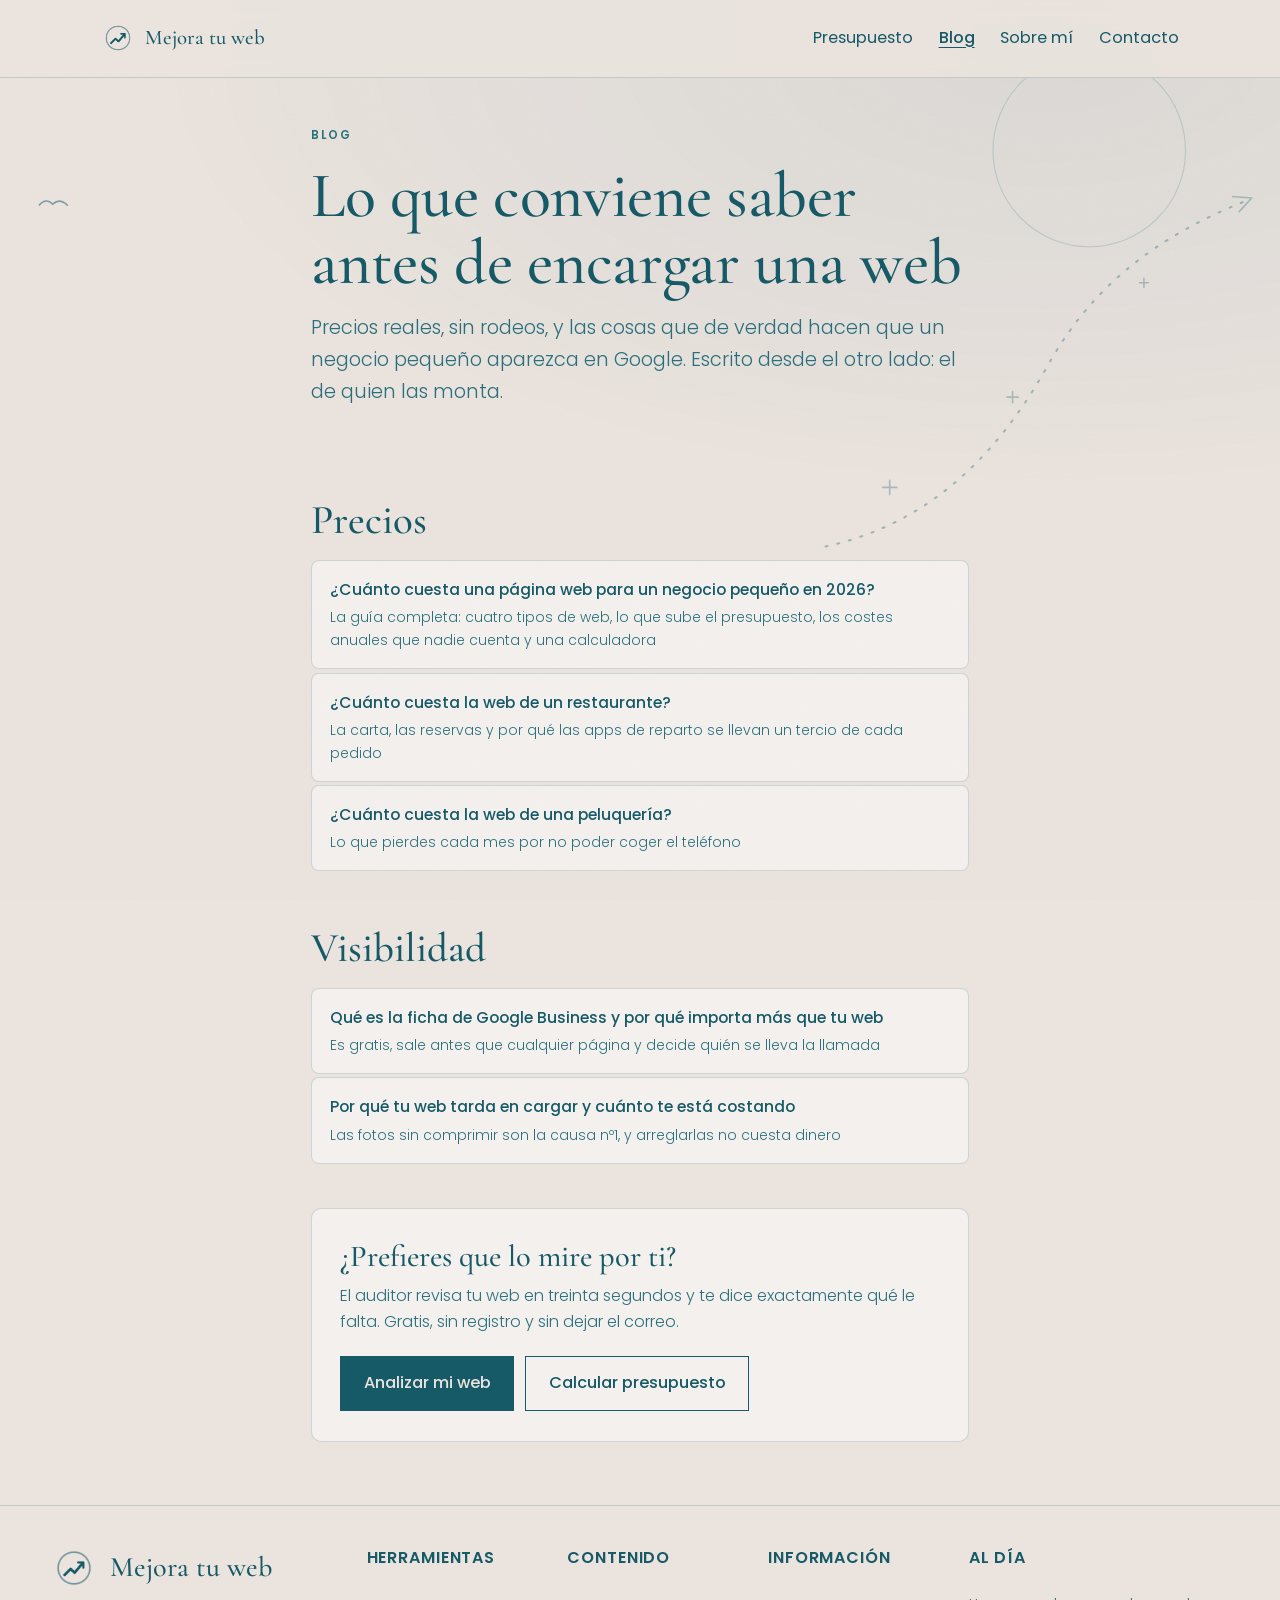
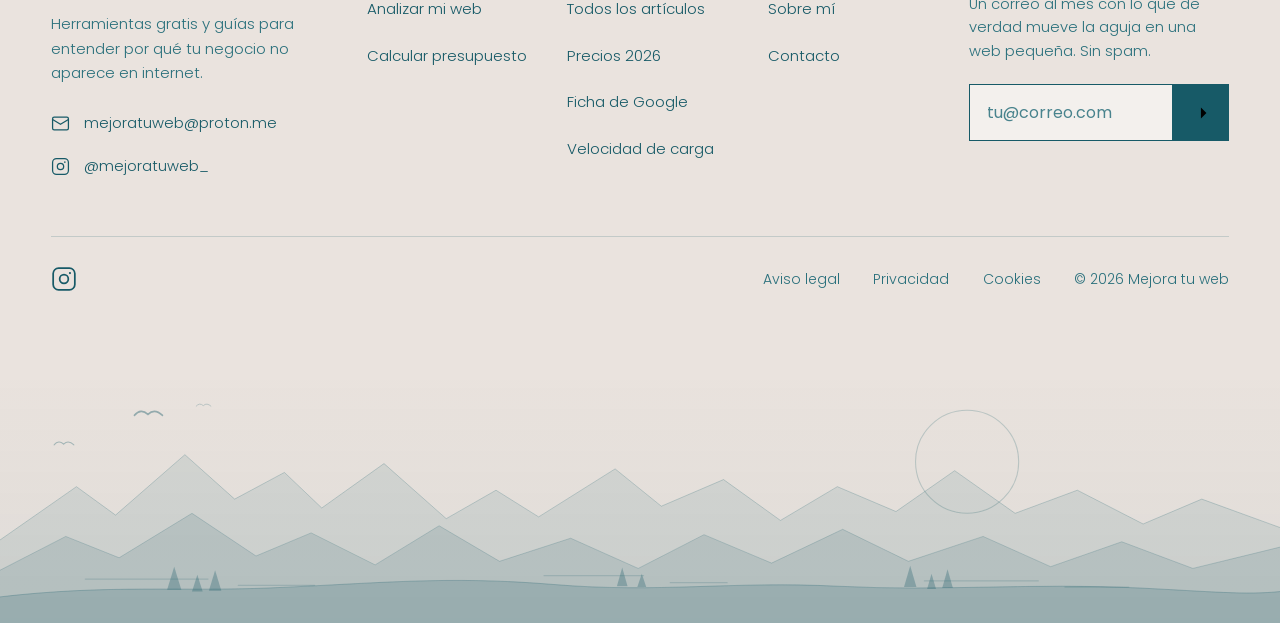
<file: blog/index.html>
<!DOCTYPE html>
<html lang="es">
<head>
<meta charset="utf-8">
<meta name="viewport" content="width=device-width, initial-scale=1">
<title>Blog · Mejora tu web</title>
<meta name="description" content="Artículos sobre precios de páginas web, visibilidad en Google y todo lo que un negocio pequeño necesita saber antes de encargar su web.">
<link rel="canonical" href="https://mejoratuweb.world/blog">

<link rel="icon" href="/img/logo.png">
<link rel="preconnect" href="https://fonts.googleapis.com">
<link rel="preconnect" href="https://fonts.gstatic.com" crossorigin>
<link rel="stylesheet" href="https://fonts.googleapis.com/css2?family=Cormorant+Garamond:wght@400;500;600&family=Poppins:wght@300;400;500;600&display=swap">
<link rel="stylesheet" href="/estilo.css">
<script type="application/ld+json">
{
  "@context": "https://schema.org",
  "@type": "WebSite",
  "name": "Mejora tu web",
  "description": "Herramientas gratuitas y contenidos sobre visibilidad web para negocios pequeños.",
  "url": "https://mejoratuweb.world/",
    "sameAs": ["https://instagram.com/mejoratuweb_"],
  "email": "mejoratuweb@proton.me"
}
</script>
</head>
<body>
<div class="barra">
<nav class="nav">
  <a class="marca" href="/"><img src="/img/logo.png" alt="" width="120" height="120">Mejora tu web</a>
  <ul>
    <li><a href="/presupuesto">Presupuesto</a></li>
    <li><a href="/blog" aria-current="page">Blog</a></li>
    <li><a href="/sobre-mi">Sobre mí</a></li>
    <li><a href="/contacto">Contacto</a></li>
  </ul>
</nav>
</div>

<div class="wrap">

<header style="padding-block:48px 10px;">
  <p class="eyebrow">Blog</p>
  <h1>Lo que conviene saber antes de encargar una web</h1>
  <p class="lede">Precios reales, sin rodeos, y las cosas que de verdad hacen que un negocio pequeño aparezca en Google. Escrito desde el otro lado: el de quien las monta.</p>
</header>

<h2>Precios</h2>

<ul class="rv more">
  <li><a href="/blog/precio-web-negocio-pequeno">¿Cuánto cuesta una página web para un negocio pequeño en 2026?<span class="sub">La guía completa: cuatro tipos de web, lo que sube el presupuesto, los costes anuales que nadie cuenta y una calculadora</span></a></li>
  <li><a href="/blog/precio-web-restaurante">¿Cuánto cuesta la web de un restaurante?<span class="sub">La carta, las reservas y por qué las apps de reparto se llevan un tercio de cada pedido</span></a></li>
  <li><a href="/blog/precio-web-peluqueria">¿Cuánto cuesta la web de una peluquería?<span class="sub">Lo que pierdes cada mes por no poder coger el teléfono</span></a></li>
</ul>

<h2>Visibilidad</h2>

<ul class="rv more">
  <li><a href="/blog/ficha-google-business">Qué es la ficha de Google Business y por qué importa más que tu web<span class="sub">Es gratis, sale antes que cualquier página y decide quién se lleva la llamada</span></a></li>
  <li><a href="/blog/velocidad-web">Por qué tu web tarda en cargar y cuánto te está costando<span class="sub">Las fotos sin comprimir son la causa nº1, y arreglarlas no cuesta dinero</span></a></li>
</ul>

<div class="rv cta">
  <h2>¿Prefieres que lo mire por ti?</h2>
  <p>El auditor revisa tu web en treinta segundos y te dice exactamente qué le falta. Gratis, sin registro y sin dejar el correo.</p>
  <div class="btns">
    <a class="btn" href="/">Analizar mi web</a>
    <a class="btn-ghost" href="/presupuesto">Calcular presupuesto</a>
  </div>
</div>

</div>

<footer class="pie">
<div class="wrap-wide">

  <div class="pie-grid">

    <div class="pie-marca">
      <div class="pie-lockup"><img src="/img/logo.png" alt="" width="120" height="120"><span>Mejora tu web</span></div>
      <p class="pie-blurb">Herramientas gratis y guías para entender por qué tu negocio no aparece en internet.</p>
      <ul class="contacto-lista">
        <li><svg viewBox="0 0 24 24" aria-hidden="true" stroke-linecap="round" stroke-linejoin="round"><rect x="2" y="4" width="20" height="16" rx="2"/><path d="m22 7-10 6L2 7"/></svg><a href="mailto:mejoratuweb@proton.me">mejoratuweb@proton.me</a></li>
        <li><svg viewBox="0 0 24 24" aria-hidden="true" stroke-linecap="round" stroke-linejoin="round"><rect x="2" y="2" width="20" height="20" rx="5"/><circle cx="12" cy="12" r="4"/><circle cx="17.5" cy="6.5" r="1" fill="currentColor" stroke="none"/></svg><a href="https://instagram.com/mejoratuweb_" target="_blank" rel="noopener">@mejoratuweb_</a></li>
      </ul>
    </div>

    <nav class="pie-col" aria-label="Herramientas">
      <h3>Herramientas</h3>
      <ul>
        <li><a href="/">Analizar mi web</a></li>
        <li><a href="/presupuesto">Calcular presupuesto</a></li>
      </ul>
    </nav>

    <nav class="pie-col" aria-label="Contenido">
      <h3>Contenido</h3>
      <ul>
        <li><a href="/blog">Todos los artículos</a></li>
        <li><a href="/blog/precio-web-negocio-pequeno">Precios 2026</a></li>
        <li><a href="/blog/ficha-google-business">Ficha de Google</a></li>
        <li><a href="/blog/velocidad-web">Velocidad de carga</a></li>
      </ul>
    </nav>

    <nav class="pie-col" aria-label="Información">
      <h3>Información</h3>
      <ul>
        <li><a href="/sobre-mi">Sobre mí</a></li>
        <li><a href="/contacto">Contacto</a></li>
      </ul>
    </nav>

    <div class="pie-boletin">
      <h3>Al día</h3>
      <p>Un correo al mes con lo que de verdad mueve la aguja en una web pequeña. Sin spam.</p>
      <form class="suscribe" name="boletin" method="POST" data-netlify="true" action="/gracias">
        <input type="hidden" name="form-name" value="boletin">
        <label class="sr-only" for="nl-email">Tu correo electrónico</label>
        <input id="nl-email" type="email" name="email" placeholder="tu@correo.com"
               autocomplete="email" required>
        <button type="submit" aria-label="Suscribirme"><svg viewBox="0 0 24 24" aria-hidden="true" stroke-linecap="round" stroke-linejoin="round"><path d="M4 12h15M13 6l6 6-6 6"/></svg></button>
      </form>
    </div>

  </div>

  <div class="pie-bajo">
    <div class="pie-social">
      <a href="https://instagram.com/mejoratuweb_" target="_blank" rel="noopener" aria-label="Instagram"><svg viewBox="0 0 24 24" aria-hidden="true" stroke-linecap="round" stroke-linejoin="round"><rect x="2" y="2" width="20" height="20" rx="5"/><circle cx="12" cy="12" r="4"/><circle cx="17.5" cy="6.5" r="1" fill="currentColor" stroke="none"/></svg></a>
    </div>
    <nav class="pie-legal" aria-label="Legal">
      <a href="/aviso-legal">Aviso legal</a>
      <a href="/politica-de-privacidad">Privacidad</a>
      <a href="/politica-de-cookies">Cookies</a>
      <span>&copy; 2026 Mejora tu web</span>
    </nav>
  </div>

</div>
</footer>
<script src="/ambiente.js" defer></script>
</body>
</html>
</file>
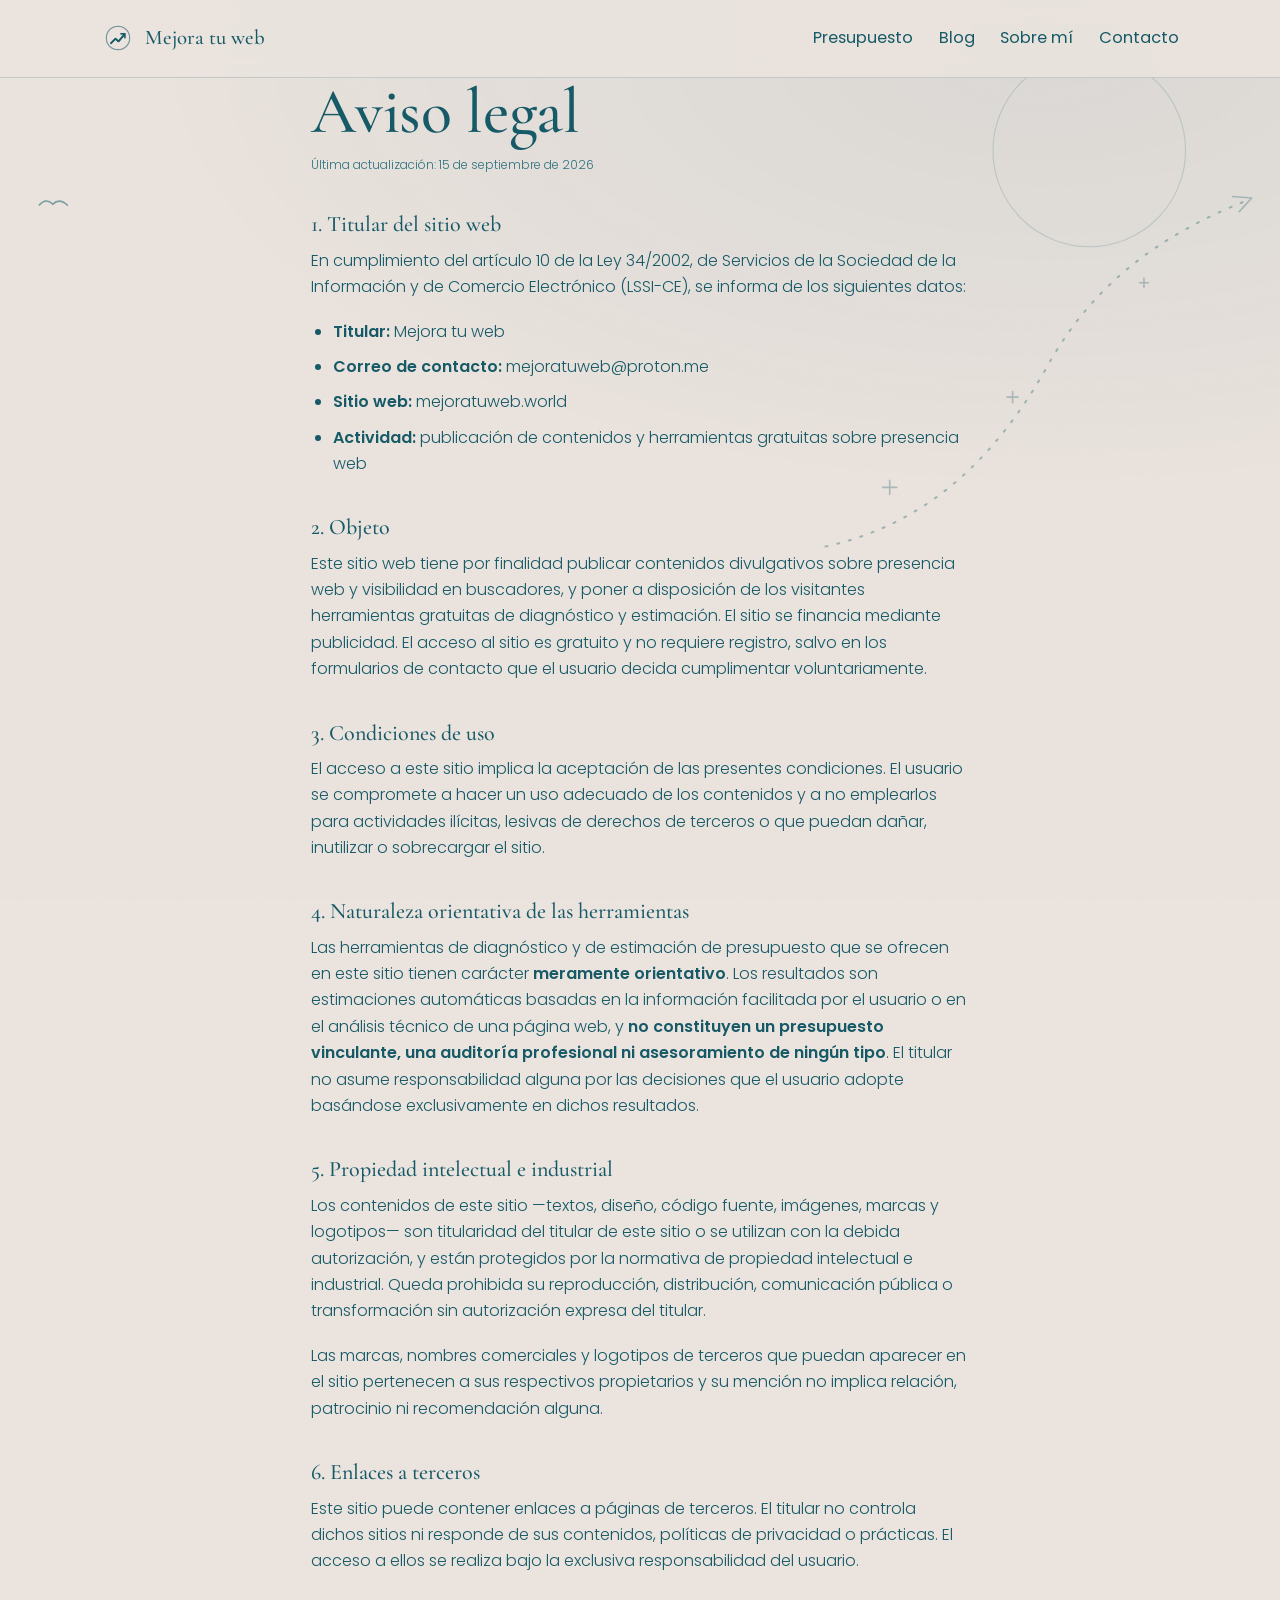
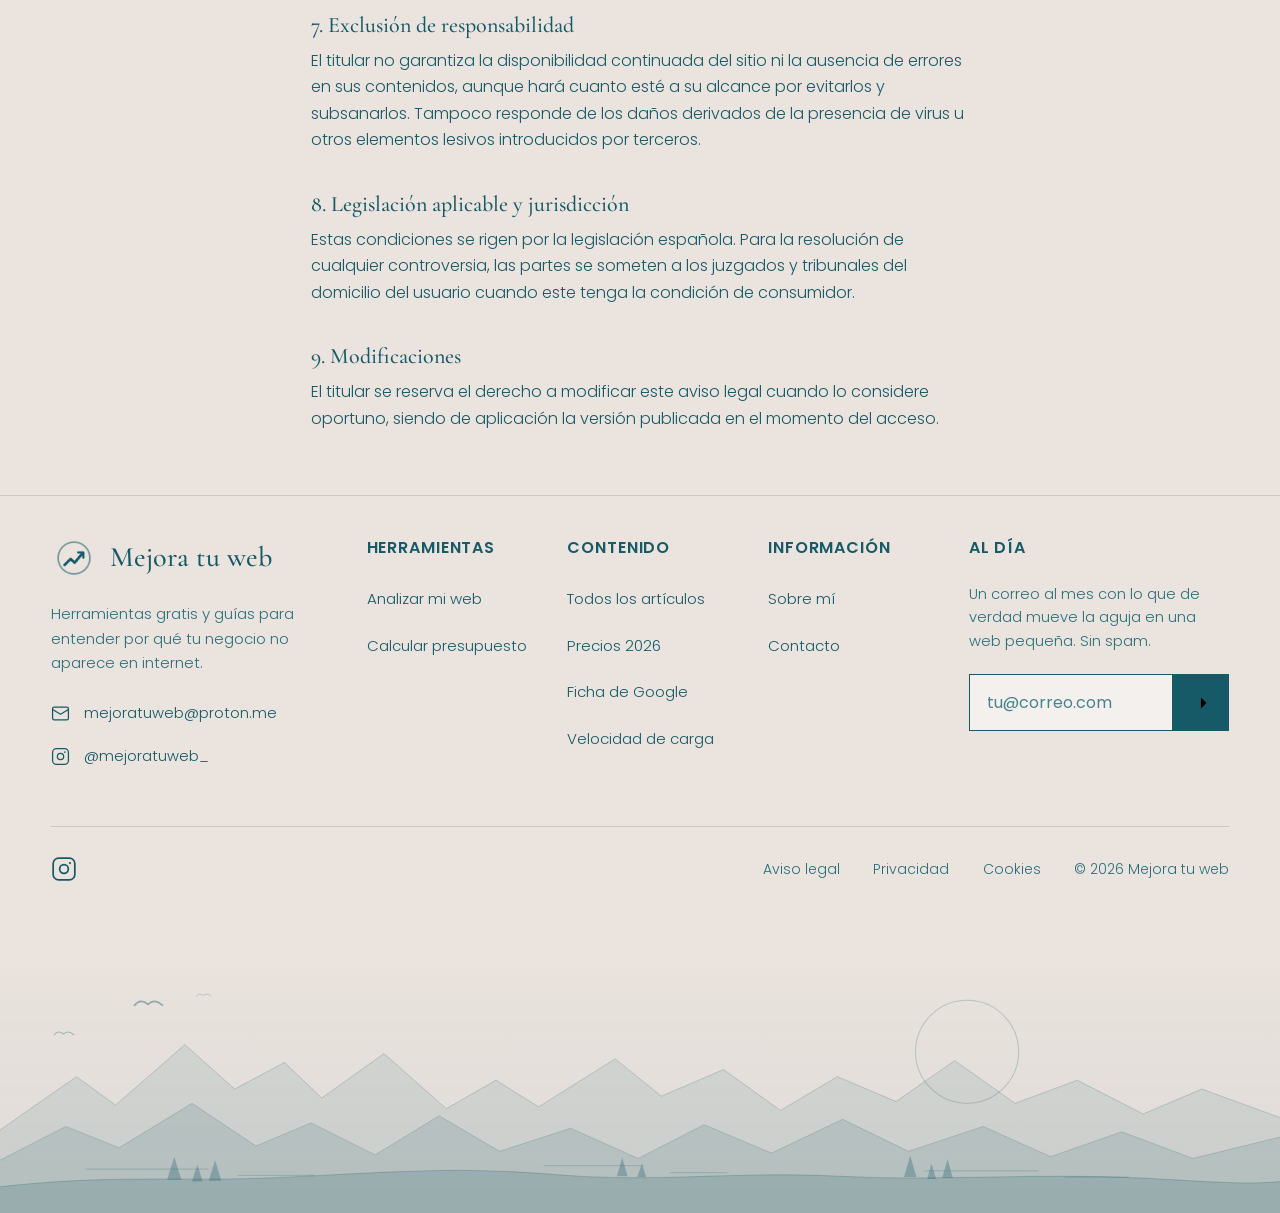
<file: aviso-legal.html>
<!DOCTYPE html>
<html lang="es">
<head>
<meta charset="utf-8">
<meta name="viewport" content="width=device-width, initial-scale=1">
<title>Aviso legal · Mejora tu web</title>
<meta name="description" content="Datos del titular del sitio y condiciones de uso.">
<link rel="canonical" href="https://mejoratuweb.world/aviso-legal">
<link rel="icon" href="/img/logo.png">
<link rel="preconnect" href="https://fonts.googleapis.com">
<link rel="preconnect" href="https://fonts.gstatic.com" crossorigin>
<link rel="stylesheet" href="https://fonts.googleapis.com/css2?family=Cormorant+Garamond:wght@400;500;600&family=Poppins:wght@300;400;500;600&display=swap">
<link rel="stylesheet" href="/estilo.css">
<style>
.legal h2{font-size:22px;margin:38px 0 10px;}
.legal .updated{font-family:var(--mono);font-size:12px;color:var(--ink-soft);margin:-6px 0 26px;}
.legal table{min-width:380px;}
.legal > table, .legal > h3 + table{margin-bottom:22px;}
</style>
<script type="application/ld+json">
{
  "@context": "https://schema.org",
  "@type": "WebSite",
  "name": "Mejora tu web",
  "description": "Herramientas gratuitas y contenidos sobre visibilidad web para negocios pequeños.",
  "url": "https://mejoratuweb.world/",
    "sameAs": ["https://instagram.com/mejoratuweb_"],
  "email": "mejoratuweb@proton.me"
}
</script>
</head>
<body>
<div class="barra">
<nav class="nav">
  <a class="marca" href="/"><img src="/img/logo.png" alt="" width="120" height="120">Mejora tu web</a>
  <ul>
    <li><a href="/presupuesto">Presupuesto</a></li>
    <li><a href="/blog">Blog</a></li>
    <li><a href="/sobre-mi">Sobre mí</a></li>
    <li><a href="/contacto">Contacto</a></li>
  </ul>
</nav>
</div>

<div class="wrap">

<!--
  AVISO LEGAL — exigido por el art. 10 de la LSSI-CE
  Sustituye TODO lo que va entre corchetes por tus datos reales.
  Pega el contenido dentro del layout de tu web.
-->
<main class="legal">
  <h1>Aviso legal</h1>
  <p class="updated">Última actualización: 15 de septiembre de 2026</p>

  <h2>1. Titular del sitio web</h2>
  <p>En cumplimiento del artículo 10 de la Ley 34/2002, de Servicios de la Sociedad de la Información
  y de Comercio Electrónico (LSSI-CE), se informa de los siguientes datos:</p>
  <ul>
    <li><strong>Titular:</strong> Mejora tu web</li>
    <li><strong>Correo de contacto:</strong> mejoratuweb@proton.me</li>
    <li><strong>Sitio web:</strong> mejoratuweb.world</li>
    <li><strong>Actividad:</strong> publicación de contenidos y herramientas gratuitas sobre presencia web</li>
  </ul>

  <h2>2. Objeto</h2>
  <p>Este sitio web tiene por finalidad publicar contenidos divulgativos sobre presencia
  web y visibilidad en buscadores, y poner a disposición de los visitantes herramientas
  gratuitas de diagnóstico y estimación. El sitio se financia mediante publicidad. El acceso al sitio es gratuito y no requiere registro,
  salvo en los formularios de contacto que el usuario decida cumplimentar voluntariamente.</p>

  <h2>3. Condiciones de uso</h2>
  <p>El acceso a este sitio implica la aceptación de las presentes condiciones. El usuario se
  compromete a hacer un uso adecuado de los contenidos y a no emplearlos para actividades
  ilícitas, lesivas de derechos de terceros o que puedan dañar, inutilizar o sobrecargar el sitio.</p>

  <h2>4. Naturaleza orientativa de las herramientas</h2>
  <p>Las herramientas de diagnóstico y de estimación de presupuesto que se ofrecen en este sitio
  tienen carácter <strong>meramente orientativo</strong>. Los resultados son estimaciones
  automáticas basadas en la información facilitada por el usuario o en el análisis técnico de una
  página web, y <strong>no constituyen un presupuesto vinculante, una auditoría profesional ni
  asesoramiento de ningún tipo</strong>. El titular no asume responsabilidad alguna por las
  decisiones que el usuario adopte basándose exclusivamente en dichos resultados.</p>

  <h2>5. Propiedad intelectual e industrial</h2>
  <p>Los contenidos de este sitio —textos, diseño, código fuente, imágenes, marcas y logotipos—
  son titularidad del titular de este sitio o se utilizan con la debida autorización, y están
  protegidos por la normativa de propiedad intelectual e industrial. Queda prohibida su
  reproducción, distribución, comunicación pública o transformación sin autorización expresa
  del titular.</p>
  <p>Las marcas, nombres comerciales y logotipos de terceros que puedan aparecer en el sitio
  pertenecen a sus respectivos propietarios y su mención no implica relación, patrocinio ni
  recomendación alguna.</p>

  <h2>6. Enlaces a terceros</h2>
  <p>Este sitio puede contener enlaces a páginas de terceros. El titular no controla dichos sitios
  ni responde de sus contenidos, políticas de privacidad o prácticas. El acceso a ellos se realiza
  bajo la exclusiva responsabilidad del usuario.</p>

  <h2>7. Exclusión de responsabilidad</h2>
  <p>El titular no garantiza la disponibilidad continuada del sitio ni la ausencia de errores en
  sus contenidos, aunque hará cuanto esté a su alcance por evitarlos y subsanarlos. Tampoco
  responde de los daños derivados de la presencia de virus u otros elementos lesivos introducidos
  por terceros.</p>

  <h2>8. Legislación aplicable y jurisdicción</h2>
  <p>Estas condiciones se rigen por la legislación española. Para la resolución de cualquier
  controversia, las partes se someten a los juzgados y tribunales del domicilio del usuario cuando
  este tenga la condición de consumidor.</p>

  <h2>9. Modificaciones</h2>
  <p>El titular se reserva el derecho a modificar este aviso legal cuando lo considere oportuno,
  siendo de aplicación la versión publicada en el momento del acceso.</p>
</main>

</div>

<footer class="pie">
<div class="wrap-wide">

  <div class="pie-grid">

    <div class="pie-marca">
      <div class="pie-lockup"><img src="/img/logo.png" alt="" width="120" height="120"><span>Mejora tu web</span></div>
      <p class="pie-blurb">Herramientas gratis y guías para entender por qué tu negocio no aparece en internet.</p>
      <ul class="contacto-lista">
        <li><svg viewBox="0 0 24 24" aria-hidden="true" stroke-linecap="round" stroke-linejoin="round"><rect x="2" y="4" width="20" height="16" rx="2"/><path d="m22 7-10 6L2 7"/></svg><a href="mailto:mejoratuweb@proton.me">mejoratuweb@proton.me</a></li>
        <li><svg viewBox="0 0 24 24" aria-hidden="true" stroke-linecap="round" stroke-linejoin="round"><rect x="2" y="2" width="20" height="20" rx="5"/><circle cx="12" cy="12" r="4"/><circle cx="17.5" cy="6.5" r="1" fill="currentColor" stroke="none"/></svg><a href="https://instagram.com/mejoratuweb_" target="_blank" rel="noopener">@mejoratuweb_</a></li>
      </ul>
    </div>

    <nav class="pie-col" aria-label="Herramientas">
      <h3>Herramientas</h3>
      <ul>
        <li><a href="/">Analizar mi web</a></li>
        <li><a href="/presupuesto">Calcular presupuesto</a></li>
      </ul>
    </nav>

    <nav class="pie-col" aria-label="Contenido">
      <h3>Contenido</h3>
      <ul>
        <li><a href="/blog">Todos los artículos</a></li>
        <li><a href="/blog/precio-web-negocio-pequeno">Precios 2026</a></li>
        <li><a href="/blog/ficha-google-business">Ficha de Google</a></li>
        <li><a href="/blog/velocidad-web">Velocidad de carga</a></li>
      </ul>
    </nav>

    <nav class="pie-col" aria-label="Información">
      <h3>Información</h3>
      <ul>
        <li><a href="/sobre-mi">Sobre mí</a></li>
        <li><a href="/contacto">Contacto</a></li>
      </ul>
    </nav>

    <div class="pie-boletin">
      <h3>Al día</h3>
      <p>Un correo al mes con lo que de verdad mueve la aguja en una web pequeña. Sin spam.</p>
      <form class="suscribe" name="boletin" method="POST" data-netlify="true" action="/gracias">
        <input type="hidden" name="form-name" value="boletin">
        <label class="sr-only" for="nl-email">Tu correo electrónico</label>
        <input id="nl-email" type="email" name="email" placeholder="tu@correo.com"
               autocomplete="email" required>
        <button type="submit" aria-label="Suscribirme"><svg viewBox="0 0 24 24" aria-hidden="true" stroke-linecap="round" stroke-linejoin="round"><path d="M4 12h15M13 6l6 6-6 6"/></svg></button>
      </form>
    </div>

  </div>

  <div class="pie-bajo">
    <div class="pie-social">
      <a href="https://instagram.com/mejoratuweb_" target="_blank" rel="noopener" aria-label="Instagram"><svg viewBox="0 0 24 24" aria-hidden="true" stroke-linecap="round" stroke-linejoin="round"><rect x="2" y="2" width="20" height="20" rx="5"/><circle cx="12" cy="12" r="4"/><circle cx="17.5" cy="6.5" r="1" fill="currentColor" stroke="none"/></svg></a>
    </div>
    <nav class="pie-legal" aria-label="Legal">
      <a href="/aviso-legal">Aviso legal</a>
      <a href="/politica-de-privacidad">Privacidad</a>
      <a href="/politica-de-cookies">Cookies</a>
      <span>&copy; 2026 Mejora tu web</span>
    </nav>
  </div>

</div>
</footer>
<script src="/ambiente.js" defer></script>
</body>
</html>
</file>
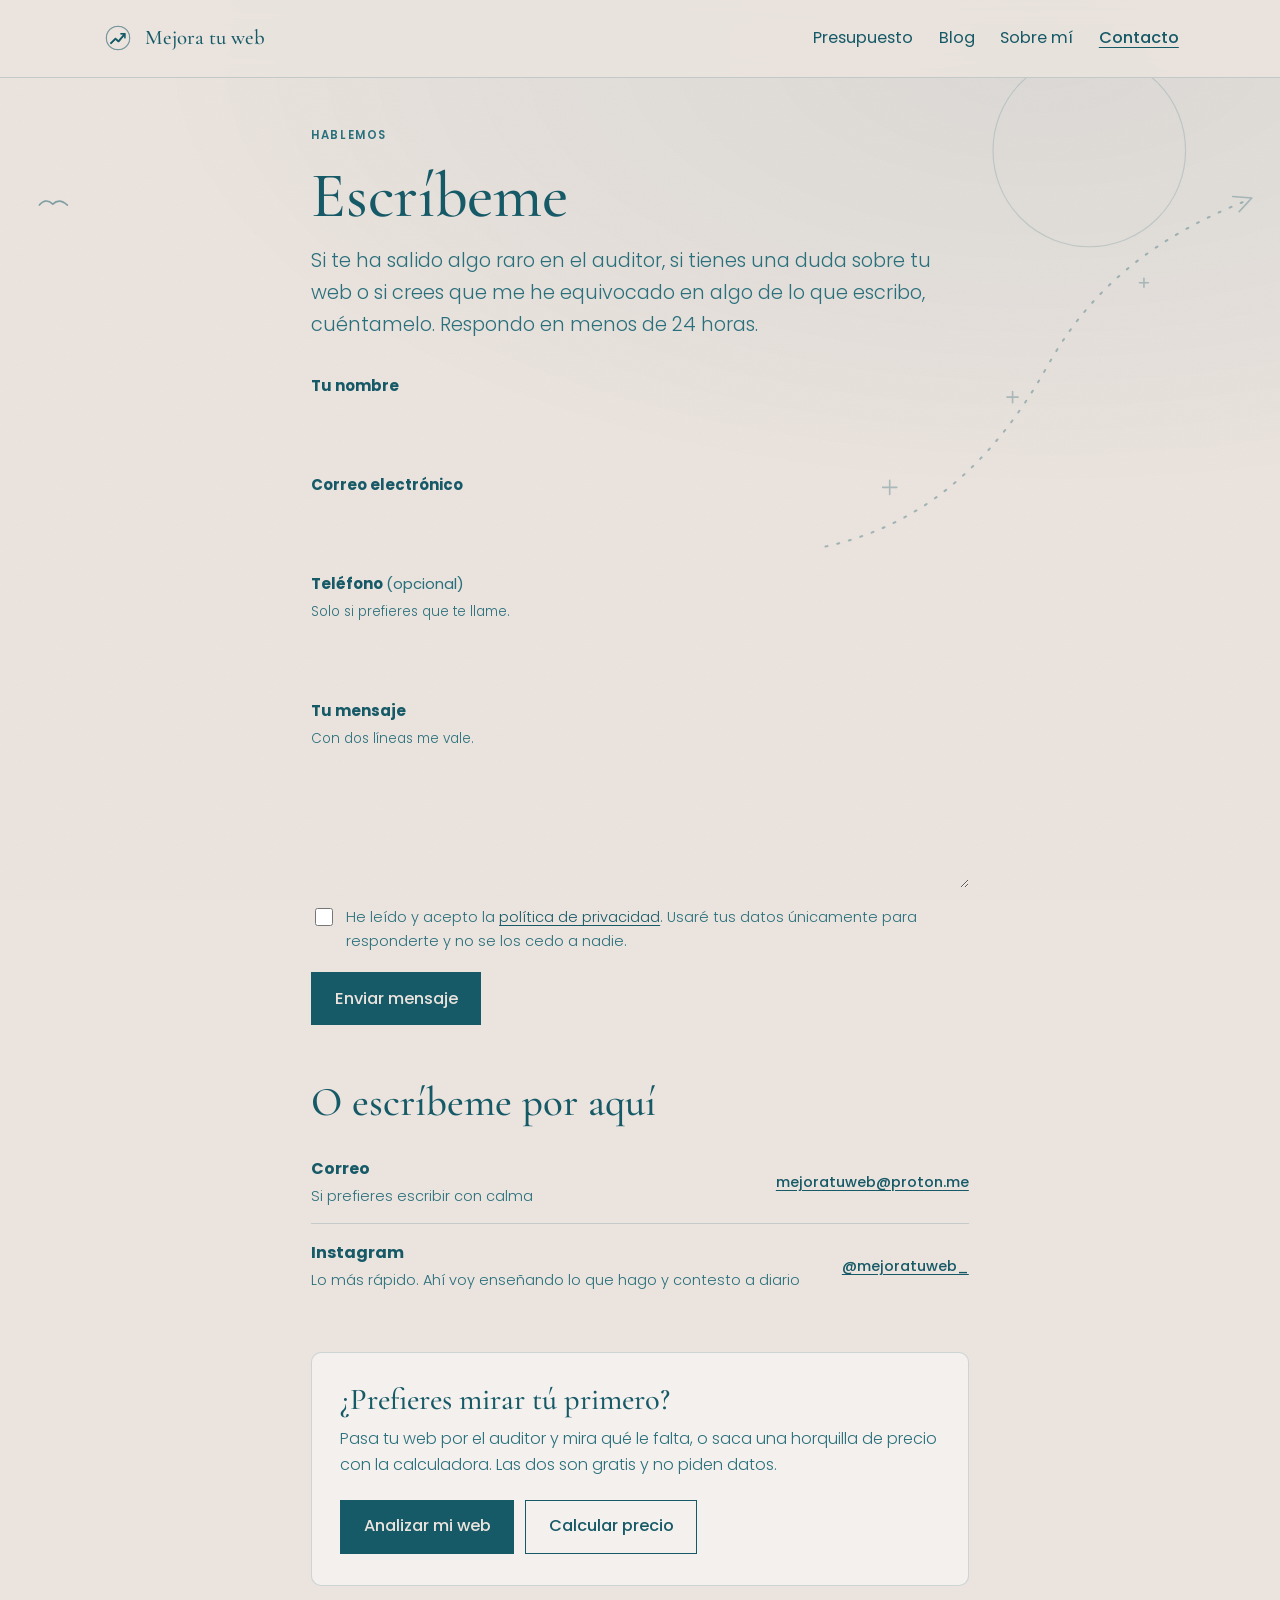
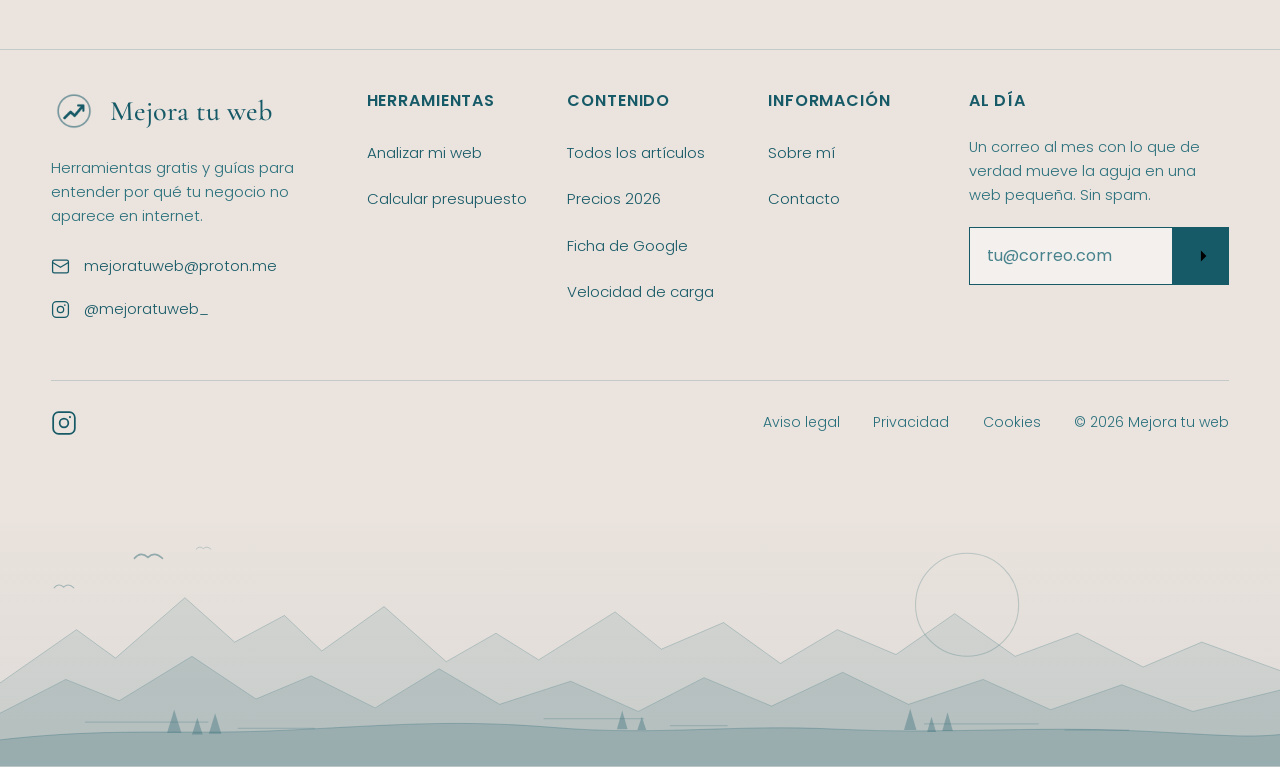
<file: contacto.html>
<!DOCTYPE html>
<html lang="es">
<head>
<meta charset="utf-8">
<meta name="viewport" content="width=device-width, initial-scale=1">
<title>Contacto · Mejora tu web</title>
<meta name="description" content="Cuéntame qué negocio tienes y qué necesitas. Respondo en menos de 24 horas, sin compromiso.">
<link rel="canonical" href="https://mejoratuweb.world/contacto">

<link rel="icon" href="/img/logo.png">
<link rel="preconnect" href="https://fonts.googleapis.com">
<link rel="preconnect" href="https://fonts.gstatic.com" crossorigin>
<link rel="stylesheet" href="https://fonts.googleapis.com/css2?family=Cormorant+Garamond:wght@400;500;600&family=Poppins:wght@300;400;500;600&display=swap">
<link rel="stylesheet" href="/estilo.css">

<style>
.form{display:flex;flex-direction:column;gap:18px;margin-bottom:28px;}
.campo{display:flex;flex-direction:column;gap:6px;}
.campo label{font-weight:700;font-size:15px;}
.campo .ayuda{font-size:13.5px;color:var(--ink-soft);margin:-2px 0 2px;}
.campo input,
.campo textarea,
.campo select{
  font:inherit;font-size:16px;color:var(--ink);
  background:var(--card);border:1px solid var(--line-strong);
  border-radius:8px;padding:12px 14px;width:100%;
}
.campo textarea{min-height:130px;resize:vertical;}
.campo input:focus,.campo textarea:focus,.campo select:focus{
  outline:2px solid var(--green);outline-offset:1px;border-color:var(--green);
}
.consent{display:flex;gap:10px;align-items:flex-start;font-size:14.5px;color:var(--ink-soft);}
.consent input{width:18px;height:18px;margin-top:2px;flex-shrink:0;accent-color:var(--green);}
.oculto{position:absolute;left:-9999px;}
.vias{display:grid;gap:2px;margin-bottom:8px;}
.via{
  display:flex;justify-content:space-between;gap:14px;flex-wrap:wrap;
  padding:14px 0;border-bottom:1px solid var(--line);
}
.via:last-child{border-bottom:0;}
.via b{display:block;font-size:16px;}
.via span{font-size:14.5px;color:var(--ink-soft);}
.via a{font-family:var(--mono);font-size:14.5px;font-weight:500;align-self:center;}
</style>
<script type="application/ld+json">
{
  "@context": "https://schema.org",
  "@type": "WebSite",
  "name": "Mejora tu web",
  "description": "Herramientas gratuitas y contenidos sobre visibilidad web para negocios pequeños.",
  "url": "https://mejoratuweb.world/",
    "sameAs": ["https://instagram.com/mejoratuweb_"],
  "email": "mejoratuweb@proton.me"
}
</script>
</head>
<body>
<div class="barra">
<nav class="nav">
  <a class="marca" href="/"><img src="/img/logo.png" alt="" width="120" height="120">Mejora tu web</a>
  <ul>
    <li><a href="/presupuesto">Presupuesto</a></li>
    <li><a href="/blog">Blog</a></li>
    <li><a href="/sobre-mi">Sobre mí</a></li>
    <li><a href="/contacto" aria-current="page">Contacto</a></li>
  </ul>
</nav>
</div>

<div class="wrap">

<header style="padding-block:48px 8px;">
  <p class="eyebrow">Hablemos</p>
  <h1>Escríbeme</h1>
  <p class="lede">Si te ha salido algo raro en el auditor, si tienes una duda sobre tu web o si crees que me he equivocado en algo de lo que escribo, cuéntamelo. Respondo en menos de 24 horas.</p>
</header>

<!--
  El formulario funciona tal cual en Netlify gracias a data-netlify="true":
  los mensajes te llegan al panel y por correo, sin programar nada.
  En otro hosting, cambia el action por el de tu servicio de formularios.
-->
<form class="form" name="contacto" method="POST" data-netlify="true" netlify-honeypot="empresa-web" action="/gracias">

  <!-- Trampa para robots de spam: una persona nunca ve este campo. -->
  <p class="oculto" aria-hidden="true">
    <label>No rellenes esto: <input name="empresa-web" tabindex="-1" autocomplete="off"></label>
  </p>

  <div class="campo">
    <label for="nombre">Tu nombre</label>
    <input type="text" id="nombre" name="nombre" autocomplete="name" required>
  </div>

  <div class="campo">
    <label for="email">Correo electrónico</label>
    <input type="email" id="email" name="email" autocomplete="email" required>
  </div>

  <div class="campo">
    <label for="telefono">Teléfono <span style="font-weight:400;color:var(--ink-soft)">(opcional)</span></label>
    <p class="ayuda">Solo si prefieres que te llame.</p>
    <input type="tel" id="telefono" name="telefono" autocomplete="tel">
  </div>

  <div class="campo">
    <label for="mensaje">Tu mensaje</label>
    <p class="ayuda">Con dos líneas me vale.</p>
    <textarea id="mensaje" name="mensaje" required></textarea>
  </div>

  <label class="consent">
    <input type="checkbox" id="rgpd" name="rgpd" required>
    <span>He leído y acepto la <a href="/politica-de-privacidad">política de privacidad</a>. Usaré tus datos únicamente para responderte y no se los cedo a nadie.</span>
  </label>

  <div>
    <button class="btn" type="submit">Enviar mensaje</button>
  </div>
</form>

<h2>O escríbeme por aquí</h2>

<div class="vias">
  <div class="via">
    <div><b>Correo</b><span>Si prefieres escribir con calma</span></div>
    <a href="mailto:mejoratuweb@proton.me">mejoratuweb@proton.me</a>
  </div>
  <div class="via">
    <div><b>Instagram</b><span>Lo más rápido. Ahí voy enseñando lo que hago y contesto a diario</span></div>
    <a href="https://instagram.com/mejoratuweb_" target="_blank" rel="noopener">@mejoratuweb_</a>
  </div>
</div>

<div class="rv cta">
  <h2>¿Prefieres mirar tú primero?</h2>
  <p>Pasa tu web por el auditor y mira qué le falta, o saca una horquilla de precio con la calculadora. Las dos son gratis y no piden datos.</p>
  <div class="btns">
    <a class="btn" href="/">Analizar mi web</a>
    <a class="btn-ghost" href="/presupuesto">Calcular precio</a>
  </div>
</div>

</div>

<footer class="pie">
<div class="wrap-wide">

  <div class="pie-grid">

    <div class="pie-marca">
      <div class="pie-lockup"><img src="/img/logo.png" alt="" width="120" height="120"><span>Mejora tu web</span></div>
      <p class="pie-blurb">Herramientas gratis y guías para entender por qué tu negocio no aparece en internet.</p>
      <ul class="contacto-lista">
        <li><svg viewBox="0 0 24 24" aria-hidden="true" stroke-linecap="round" stroke-linejoin="round"><rect x="2" y="4" width="20" height="16" rx="2"/><path d="m22 7-10 6L2 7"/></svg><a href="mailto:mejoratuweb@proton.me">mejoratuweb@proton.me</a></li>
        <li><svg viewBox="0 0 24 24" aria-hidden="true" stroke-linecap="round" stroke-linejoin="round"><rect x="2" y="2" width="20" height="20" rx="5"/><circle cx="12" cy="12" r="4"/><circle cx="17.5" cy="6.5" r="1" fill="currentColor" stroke="none"/></svg><a href="https://instagram.com/mejoratuweb_" target="_blank" rel="noopener">@mejoratuweb_</a></li>
      </ul>
    </div>

    <nav class="pie-col" aria-label="Herramientas">
      <h3>Herramientas</h3>
      <ul>
        <li><a href="/">Analizar mi web</a></li>
        <li><a href="/presupuesto">Calcular presupuesto</a></li>
      </ul>
    </nav>

    <nav class="pie-col" aria-label="Contenido">
      <h3>Contenido</h3>
      <ul>
        <li><a href="/blog">Todos los artículos</a></li>
        <li><a href="/blog/precio-web-negocio-pequeno">Precios 2026</a></li>
        <li><a href="/blog/ficha-google-business">Ficha de Google</a></li>
        <li><a href="/blog/velocidad-web">Velocidad de carga</a></li>
      </ul>
    </nav>

    <nav class="pie-col" aria-label="Información">
      <h3>Información</h3>
      <ul>
        <li><a href="/sobre-mi">Sobre mí</a></li>
        <li><a href="/contacto">Contacto</a></li>
      </ul>
    </nav>

    <div class="pie-boletin">
      <h3>Al día</h3>
      <p>Un correo al mes con lo que de verdad mueve la aguja en una web pequeña. Sin spam.</p>
      <form class="suscribe" name="boletin" method="POST" data-netlify="true" action="/gracias">
        <input type="hidden" name="form-name" value="boletin">
        <label class="sr-only" for="nl-email">Tu correo electrónico</label>
        <input id="nl-email" type="email" name="email" placeholder="tu@correo.com"
               autocomplete="email" required>
        <button type="submit" aria-label="Suscribirme"><svg viewBox="0 0 24 24" aria-hidden="true" stroke-linecap="round" stroke-linejoin="round"><path d="M4 12h15M13 6l6 6-6 6"/></svg></button>
      </form>
    </div>

  </div>

  <div class="pie-bajo">
    <div class="pie-social">
      <a href="https://instagram.com/mejoratuweb_" target="_blank" rel="noopener" aria-label="Instagram"><svg viewBox="0 0 24 24" aria-hidden="true" stroke-linecap="round" stroke-linejoin="round"><rect x="2" y="2" width="20" height="20" rx="5"/><circle cx="12" cy="12" r="4"/><circle cx="17.5" cy="6.5" r="1" fill="currentColor" stroke="none"/></svg></a>
    </div>
    <nav class="pie-legal" aria-label="Legal">
      <a href="/aviso-legal">Aviso legal</a>
      <a href="/politica-de-privacidad">Privacidad</a>
      <a href="/politica-de-cookies">Cookies</a>
      <span>&copy; 2026 Mejora tu web</span>
    </nav>
  </div>

</div>
</footer>
<script src="/ambiente.js" defer></script>
</body>
</html>
</file>
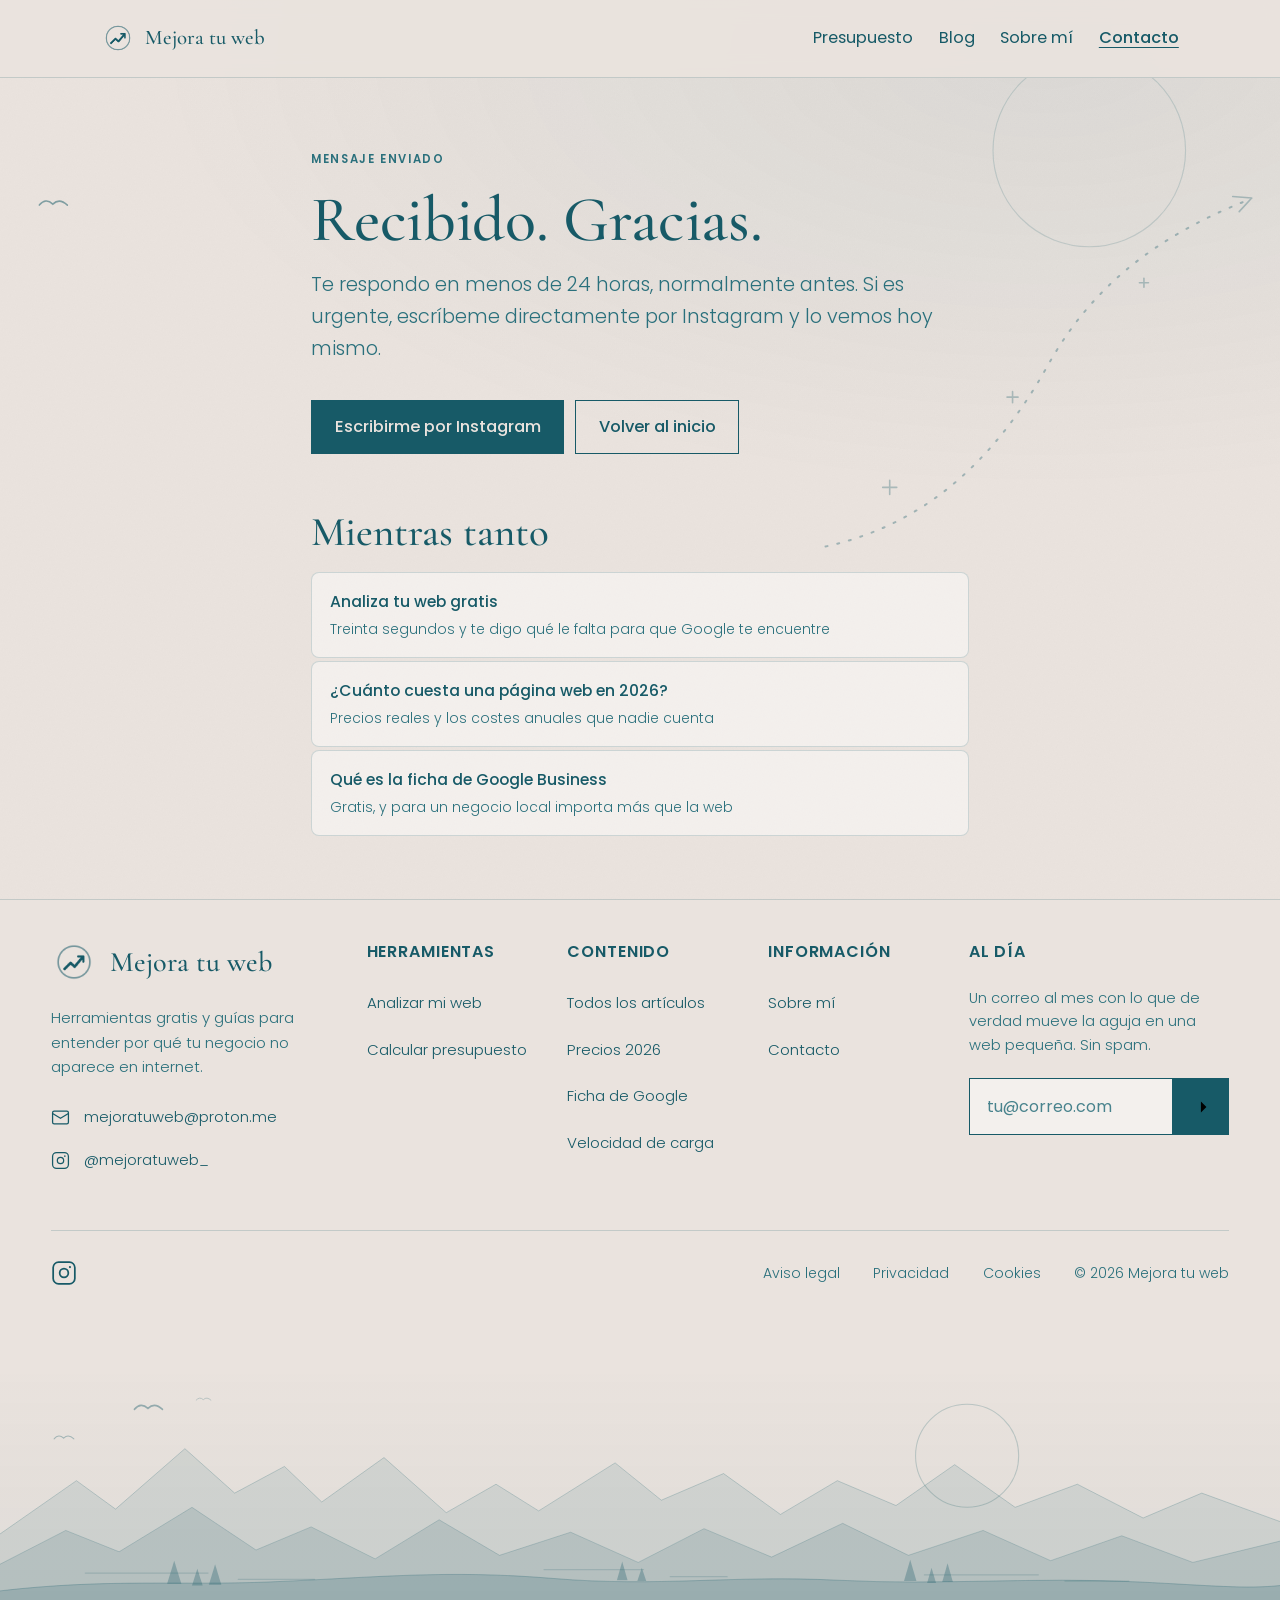
<file: gracias.html>
<!DOCTYPE html>
<html lang="es">
<head>
<meta charset="utf-8">
<meta name="viewport" content="width=device-width, initial-scale=1">
<title>Mensaje enviado · Mejora tu web</title>
<meta name="description" content="Gracias por escribir. Te respondo en menos de 24 horas.">
<link rel="canonical" href="https://mejoratuweb.world/gracias">
<meta name="robots" content="noindex">
<link rel="icon" href="/img/logo.png">
<link rel="preconnect" href="https://fonts.googleapis.com">
<link rel="preconnect" href="https://fonts.gstatic.com" crossorigin>
<link rel="stylesheet" href="https://fonts.googleapis.com/css2?family=Cormorant+Garamond:wght@400;500;600&family=Poppins:wght@300;400;500;600&display=swap">
<link rel="stylesheet" href="/estilo.css">
<script type="application/ld+json">
{
  "@context": "https://schema.org",
  "@type": "WebSite",
  "name": "Mejora tu web",
  "description": "Herramientas gratuitas y contenidos sobre visibilidad web para negocios pequeños.",
  "url": "https://mejoratuweb.world/",
    "sameAs": ["https://instagram.com/mejoratuweb_"],
  "email": "mejoratuweb@proton.me"
}
</script>
</head>
<body>
<div class="barra">
<nav class="nav">
  <a class="marca" href="/"><img src="/img/logo.png" alt="" width="120" height="120">Mejora tu web</a>
  <ul>
    <li><a href="/presupuesto">Presupuesto</a></li>
    <li><a href="/blog">Blog</a></li>
    <li><a href="/sobre-mi">Sobre mí</a></li>
    <li><a href="/contacto" aria-current="page">Contacto</a></li>
  </ul>
</nav>
</div>

<div class="wrap">

<header style="padding-block:72px 10px;">
  <p class="eyebrow">Mensaje enviado</p>
  <h1>Recibido. Gracias.</h1>
  <p class="lede">Te respondo en menos de 24 horas, normalmente antes. Si es urgente, escríbeme directamente por Instagram y lo vemos hoy mismo.</p>
</header>

<div class="btns" style="margin-bottom:36px;">
  <a class="btn" href="https://instagram.com/mejoratuweb_" target="_blank" rel="noopener">Escribirme por Instagram</a>
  <a class="btn-ghost" href="/">Volver al inicio</a>
</div>

<h2>Mientras tanto</h2>

<ul class="rv more">
  <li><a href="/">Analiza tu web gratis<span class="sub">Treinta segundos y te digo qué le falta para que Google te encuentre</span></a></li>
  <li><a href="/blog/precio-web-negocio-pequeno">¿Cuánto cuesta una página web en 2026?<span class="sub">Precios reales y los costes anuales que nadie cuenta</span></a></li>
  <li><a href="/blog/ficha-google-business">Qué es la ficha de Google Business<span class="sub">Gratis, y para un negocio local importa más que la web</span></a></li>
</ul>

</div>

<footer class="pie">
<div class="wrap-wide">

  <div class="pie-grid">

    <div class="pie-marca">
      <div class="pie-lockup"><img src="/img/logo.png" alt="" width="120" height="120"><span>Mejora tu web</span></div>
      <p class="pie-blurb">Herramientas gratis y guías para entender por qué tu negocio no aparece en internet.</p>
      <ul class="contacto-lista">
        <li><svg viewBox="0 0 24 24" aria-hidden="true" stroke-linecap="round" stroke-linejoin="round"><rect x="2" y="4" width="20" height="16" rx="2"/><path d="m22 7-10 6L2 7"/></svg><a href="mailto:mejoratuweb@proton.me">mejoratuweb@proton.me</a></li>
        <li><svg viewBox="0 0 24 24" aria-hidden="true" stroke-linecap="round" stroke-linejoin="round"><rect x="2" y="2" width="20" height="20" rx="5"/><circle cx="12" cy="12" r="4"/><circle cx="17.5" cy="6.5" r="1" fill="currentColor" stroke="none"/></svg><a href="https://instagram.com/mejoratuweb_" target="_blank" rel="noopener">@mejoratuweb_</a></li>
      </ul>
    </div>

    <nav class="pie-col" aria-label="Herramientas">
      <h3>Herramientas</h3>
      <ul>
        <li><a href="/">Analizar mi web</a></li>
        <li><a href="/presupuesto">Calcular presupuesto</a></li>
      </ul>
    </nav>

    <nav class="pie-col" aria-label="Contenido">
      <h3>Contenido</h3>
      <ul>
        <li><a href="/blog">Todos los artículos</a></li>
        <li><a href="/blog/precio-web-negocio-pequeno">Precios 2026</a></li>
        <li><a href="/blog/ficha-google-business">Ficha de Google</a></li>
        <li><a href="/blog/velocidad-web">Velocidad de carga</a></li>
      </ul>
    </nav>

    <nav class="pie-col" aria-label="Información">
      <h3>Información</h3>
      <ul>
        <li><a href="/sobre-mi">Sobre mí</a></li>
        <li><a href="/contacto">Contacto</a></li>
      </ul>
    </nav>

    <div class="pie-boletin">
      <h3>Al día</h3>
      <p>Un correo al mes con lo que de verdad mueve la aguja en una web pequeña. Sin spam.</p>
      <form class="suscribe" name="boletin" method="POST" data-netlify="true" action="/gracias">
        <input type="hidden" name="form-name" value="boletin">
        <label class="sr-only" for="nl-email">Tu correo electrónico</label>
        <input id="nl-email" type="email" name="email" placeholder="tu@correo.com"
               autocomplete="email" required>
        <button type="submit" aria-label="Suscribirme"><svg viewBox="0 0 24 24" aria-hidden="true" stroke-linecap="round" stroke-linejoin="round"><path d="M4 12h15M13 6l6 6-6 6"/></svg></button>
      </form>
    </div>

  </div>

  <div class="pie-bajo">
    <div class="pie-social">
      <a href="https://instagram.com/mejoratuweb_" target="_blank" rel="noopener" aria-label="Instagram"><svg viewBox="0 0 24 24" aria-hidden="true" stroke-linecap="round" stroke-linejoin="round"><rect x="2" y="2" width="20" height="20" rx="5"/><circle cx="12" cy="12" r="4"/><circle cx="17.5" cy="6.5" r="1" fill="currentColor" stroke="none"/></svg></a>
    </div>
    <nav class="pie-legal" aria-label="Legal">
      <a href="/aviso-legal">Aviso legal</a>
      <a href="/politica-de-privacidad">Privacidad</a>
      <a href="/politica-de-cookies">Cookies</a>
      <span>&copy; 2026 Mejora tu web</span>
    </nav>
  </div>

</div>
</footer>
<script src="/ambiente.js" defer></script>
</body>
</html>
</file>
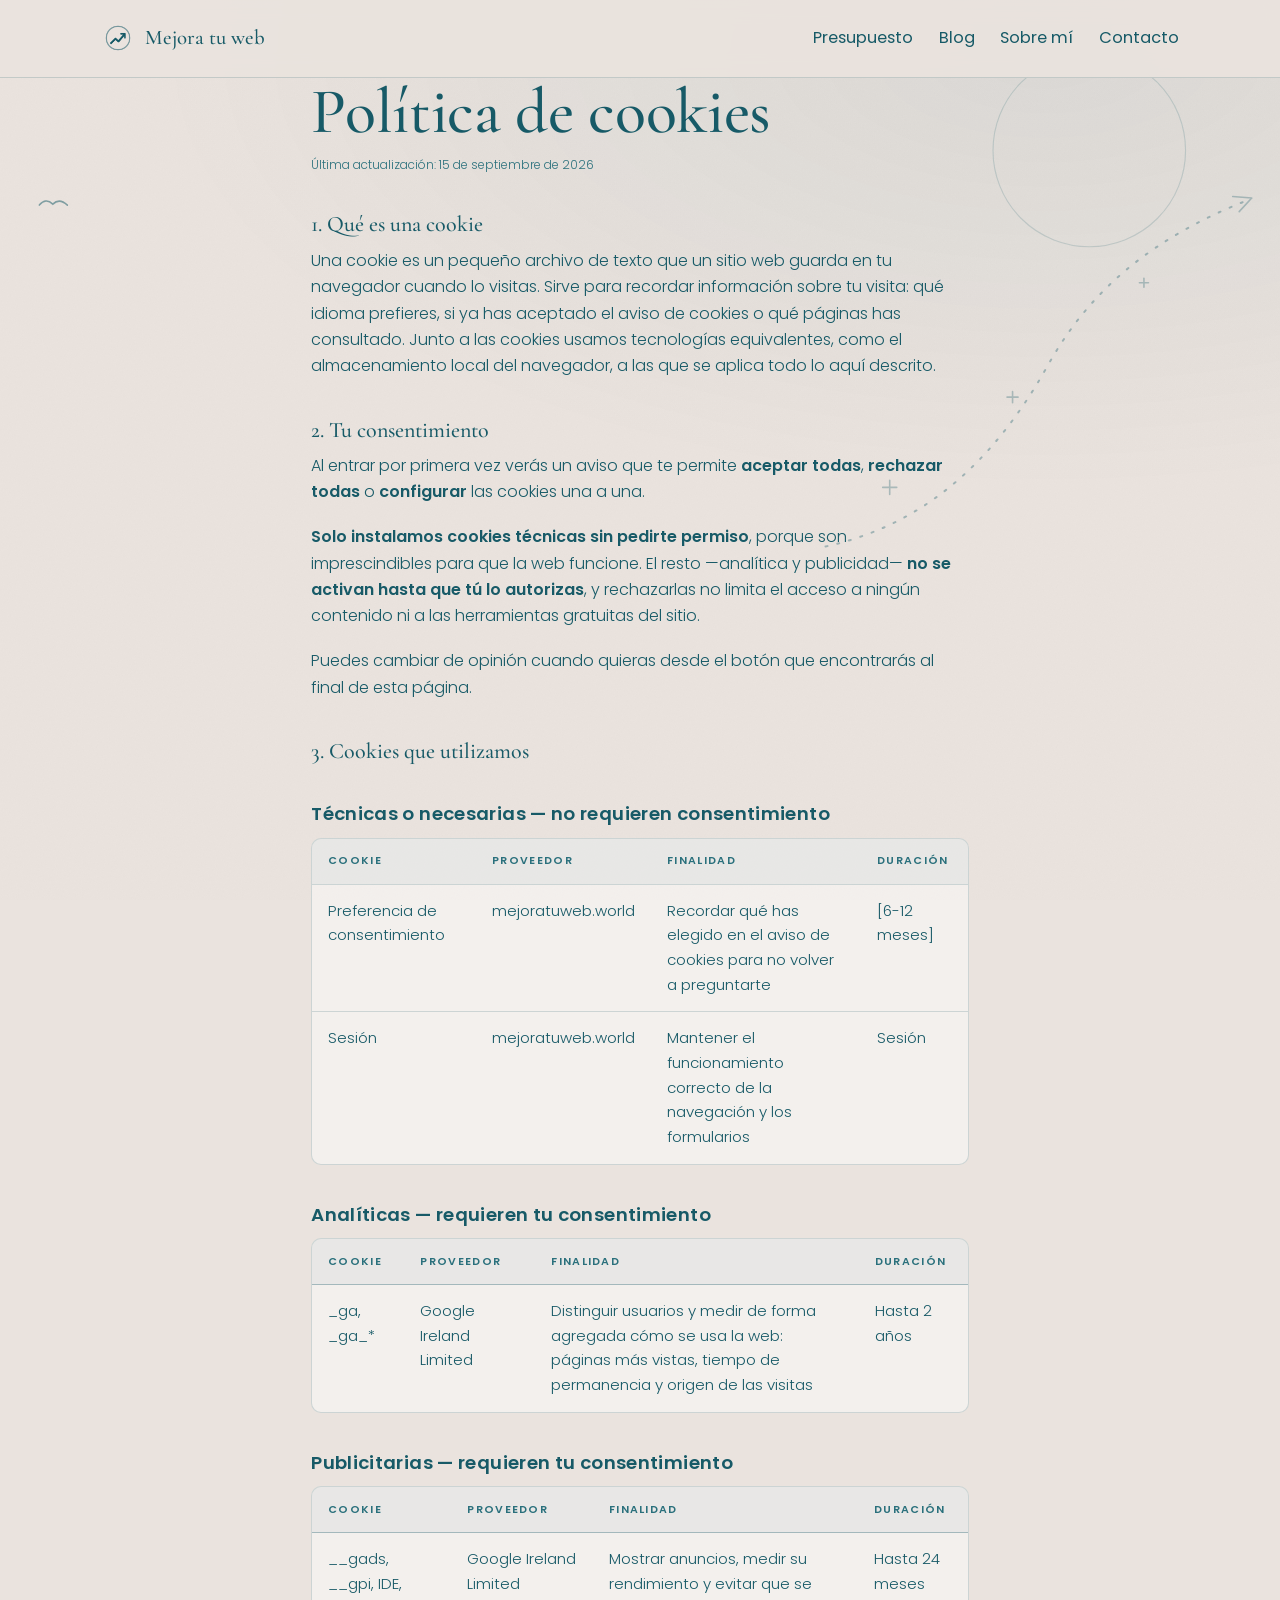
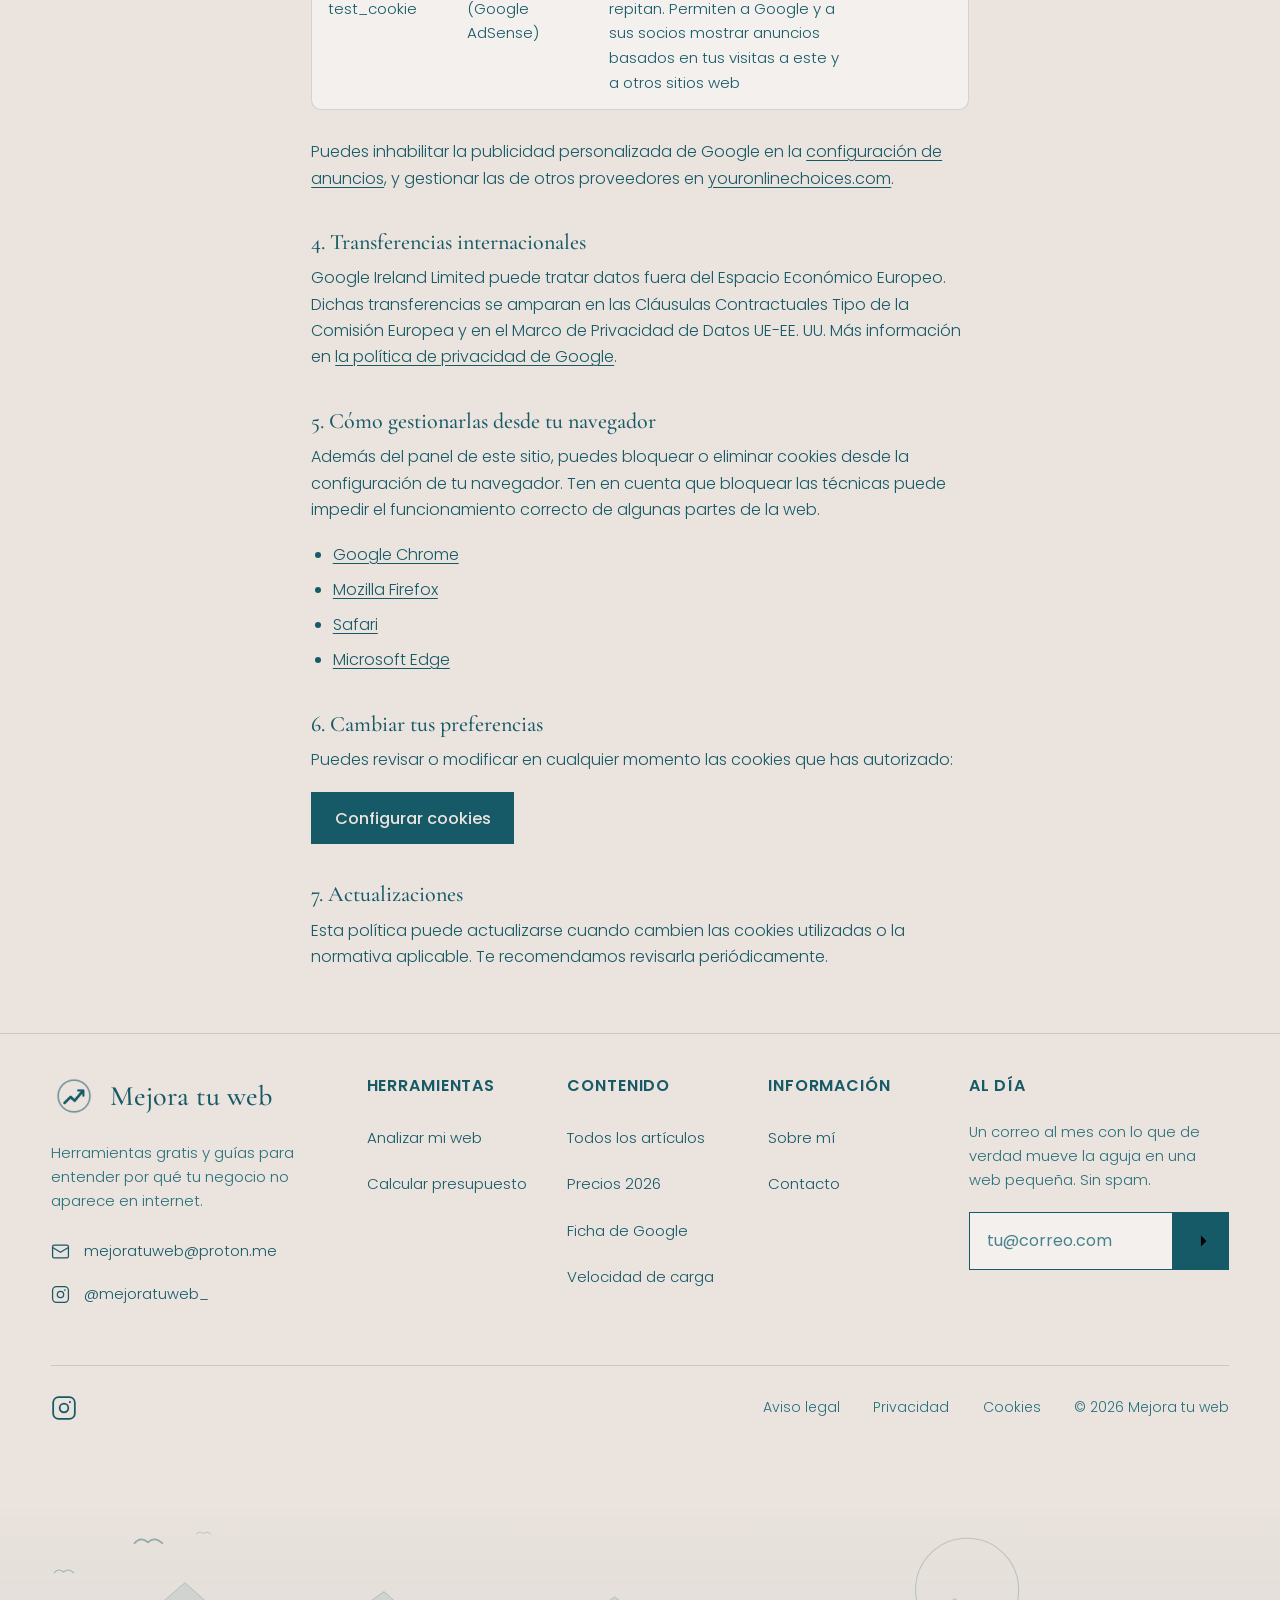
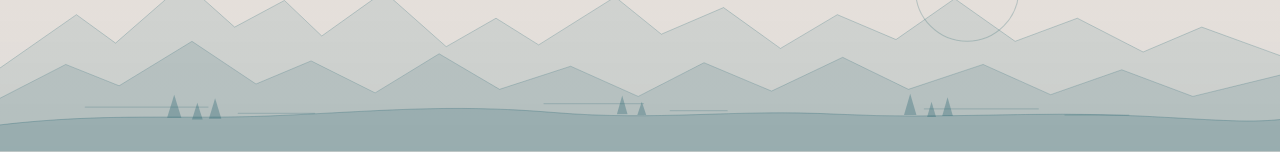
<file: politica-de-cookies.html>
<!DOCTYPE html>
<html lang="es">
<head>
<meta charset="utf-8">
<meta name="viewport" content="width=device-width, initial-scale=1">
<title>Política de cookies · Mejora tu web</title>
<meta name="description" content="Qué cookies usa este sitio, para qué sirven y cómo cambiar tu elección.">
<link rel="canonical" href="https://mejoratuweb.world/politica-de-cookies">
<link rel="icon" href="/img/logo.png">
<link rel="preconnect" href="https://fonts.googleapis.com">
<link rel="preconnect" href="https://fonts.gstatic.com" crossorigin>
<link rel="stylesheet" href="https://fonts.googleapis.com/css2?family=Cormorant+Garamond:wght@400;500;600&family=Poppins:wght@300;400;500;600&display=swap">
<link rel="stylesheet" href="/estilo.css">
<style>
.legal h2{font-size:22px;margin:38px 0 10px;}
.legal .updated{font-family:var(--mono);font-size:12px;color:var(--ink-soft);margin:-6px 0 26px;}
.legal table{min-width:380px;}
.legal > table, .legal > h3 + table{margin-bottom:22px;}
</style>
<script type="application/ld+json">
{
  "@context": "https://schema.org",
  "@type": "WebSite",
  "name": "Mejora tu web",
  "description": "Herramientas gratuitas y contenidos sobre visibilidad web para negocios pequeños.",
  "url": "https://mejoratuweb.world/",
    "sameAs": ["https://instagram.com/mejoratuweb_"],
  "email": "mejoratuweb@proton.me"
}
</script>
</head>
<body>
<div class="barra">
<nav class="nav">
  <a class="marca" href="/"><img src="/img/logo.png" alt="" width="120" height="120">Mejora tu web</a>
  <ul>
    <li><a href="/presupuesto">Presupuesto</a></li>
    <li><a href="/blog">Blog</a></li>
    <li><a href="/sobre-mi">Sobre mí</a></li>
    <li><a href="/contacto">Contacto</a></li>
  </ul>
</nav>
</div>

<div class="wrap">

<!--
  POLÍTICA DE COOKIES — RGPD + LSSI art. 22.2 + Guía AEPD
  El botón del final abre de nuevo el panel del CMP. Ajusta la función
  según el CMP que instales (abajo hay ejemplos para los más comunes).
-->
<main class="legal">
  <h1>Política de cookies</h1>
  <p class="updated">Última actualización: 15 de septiembre de 2026</p>

  <h2>1. Qué es una cookie</h2>
  <p>Una cookie es un pequeño archivo de texto que un sitio web guarda en tu navegador cuando lo
  visitas. Sirve para recordar información sobre tu visita: qué idioma prefieres, si ya has aceptado
  el aviso de cookies o qué páginas has consultado. Junto a las cookies usamos tecnologías
  equivalentes, como el almacenamiento local del navegador, a las que se aplica todo lo aquí
  descrito.</p>

  <h2>2. Tu consentimiento</h2>
  <p>Al entrar por primera vez verás un aviso que te permite <strong>aceptar todas</strong>,
  <strong>rechazar todas</strong> o <strong>configurar</strong> las cookies una a una.</p>
  <p><strong>Solo instalamos cookies técnicas sin pedirte permiso</strong>, porque son
  imprescindibles para que la web funcione. El resto —analítica y publicidad— <strong>no se activan
  hasta que tú lo autorizas</strong>, y rechazarlas no limita el acceso a ningún contenido ni a las
  herramientas gratuitas del sitio.</p>
  <p>Puedes cambiar de opinión cuando quieras desde el botón que encontrarás al final de esta
  página.</p>

  <h2>3. Cookies que utilizamos</h2>

  <h3>Técnicas o necesarias — no requieren consentimiento</h3>
  <div class="rv tw"><table>
    <thead>
      <tr><th>Cookie</th><th>Proveedor</th><th>Finalidad</th><th>Duración</th></tr>
    </thead>
    <tbody>
      <tr>
        <td>Preferencia de consentimiento</td>
        <td>mejoratuweb.world</td>
        <td>Recordar qué has elegido en el aviso de cookies para no volver a preguntarte</td>
        <td>[6-12 meses]</td>
      </tr>
      <tr>
        <td>Sesión</td>
        <td>mejoratuweb.world</td>
        <td>Mantener el funcionamiento correcto de la navegación y los formularios</td>
        <td>Sesión</td>
      </tr>
    </tbody>
  </table></div>

  <h3>Analíticas — requieren tu consentimiento</h3>
  <div class="rv tw"><table>
    <thead>
      <tr><th>Cookie</th><th>Proveedor</th><th>Finalidad</th><th>Duración</th></tr>
    </thead>
    <tbody>
      <tr>
        <td>_ga, _ga_*</td>
        <td>Google Ireland Limited</td>
        <td>Distinguir usuarios y medir de forma agregada cómo se usa la web: páginas más vistas,
        tiempo de permanencia y origen de las visitas</td>
        <td>Hasta 2 años</td>
      </tr>
    </tbody>
  </table></div>

  <h3>Publicitarias — requieren tu consentimiento</h3>
  <div class="rv tw"><table>
    <thead>
      <tr><th>Cookie</th><th>Proveedor</th><th>Finalidad</th><th>Duración</th></tr>
    </thead>
    <tbody>
      <tr>
        <td>__gads, __gpi, IDE, test_cookie</td>
        <td>Google Ireland Limited (Google AdSense)</td>
        <td>Mostrar anuncios, medir su rendimiento y evitar que se repitan. Permiten a Google y a
        sus socios mostrar anuncios basados en tus visitas a este y a otros sitios web</td>
        <td>Hasta 24 meses</td>
      </tr>
    </tbody>
  </table></div>
  <p>Puedes inhabilitar la publicidad personalizada de Google en la
  <a href="https://adssettings.google.com/" target="_blank" rel="noopener noreferrer">configuración
  de anuncios</a>, y gestionar las de otros proveedores en
  <a href="https://www.youronlinechoices.com/es/" target="_blank" rel="noopener noreferrer">youronlinechoices.com</a>.</p>

  <h2>4. Transferencias internacionales</h2>
  <p>Google Ireland Limited puede tratar datos fuera del Espacio Económico Europeo. Dichas
  transferencias se amparan en las Cláusulas Contractuales Tipo de la Comisión Europea y en el Marco
  de Privacidad de Datos UE-EE. UU. Más información en
  <a href="https://policies.google.com/privacy" target="_blank" rel="noopener noreferrer">la política
  de privacidad de Google</a>.</p>

  <h2>5. Cómo gestionarlas desde tu navegador</h2>
  <p>Además del panel de este sitio, puedes bloquear o eliminar cookies desde la configuración de tu
  navegador. Ten en cuenta que bloquear las técnicas puede impedir el funcionamiento correcto de
  algunas partes de la web.</p>
  <ul>
    <li><a href="https://support.google.com/chrome/answer/95647" target="_blank" rel="noopener noreferrer">Google Chrome</a></li>
    <li><a href="https://support.mozilla.org/es/kb/Borrar%20cookies" target="_blank" rel="noopener noreferrer">Mozilla Firefox</a></li>
    <li><a href="https://support.apple.com/es-es/guide/safari/sfri11471/mac" target="_blank" rel="noopener noreferrer">Safari</a></li>
    <li><a href="https://support.microsoft.com/es-es/microsoft-edge" target="_blank" rel="noopener noreferrer">Microsoft Edge</a></li>
  </ul>

  <h2>6. Cambiar tus preferencias</h2>
  <p>Puedes revisar o modificar en cualquier momento las cookies que has autorizado:</p>
  <p>
    <button type="button" id="abrir-cookies" class="btn">Configurar cookies</button>
  </p>

  <h2>7. Actualizaciones</h2>
  <p>Esta política puede actualizarse cuando cambien las cookies utilizadas o la normativa
  aplicable. Te recomendamos revisarla periódicamente.</p>
</main>

<script>
// Abre de nuevo el panel del CMP. Descomenta la línea del CMP que instales.
document.getElementById('abrir-cookies').addEventListener('click', function () {
  // --- Mensajes de cookies de Google (Privacidad y mensajes, dentro de AdSense) ---
  if (window.googlefc && window.googlefc.showRevocationMessage) {
    window.googlefc.showRevocationMessage();
    return;
  }
  // --- Cookiebot ---
  // if (window.Cookiebot) { window.Cookiebot.renew(); return; }

  // --- CookieYes ---
  // if (window.revisitCkyConsent) { window.revisitCkyConsent(); return; }

  // --- Complianz / otros ---
  // document.dispatchEvent(new CustomEvent('cmplz_show_banner'));

  alert('El panel de cookies no está disponible en este momento.');
});
</script>

</div>

<footer class="pie">
<div class="wrap-wide">

  <div class="pie-grid">

    <div class="pie-marca">
      <div class="pie-lockup"><img src="/img/logo.png" alt="" width="120" height="120"><span>Mejora tu web</span></div>
      <p class="pie-blurb">Herramientas gratis y guías para entender por qué tu negocio no aparece en internet.</p>
      <ul class="contacto-lista">
        <li><svg viewBox="0 0 24 24" aria-hidden="true" stroke-linecap="round" stroke-linejoin="round"><rect x="2" y="4" width="20" height="16" rx="2"/><path d="m22 7-10 6L2 7"/></svg><a href="mailto:mejoratuweb@proton.me">mejoratuweb@proton.me</a></li>
        <li><svg viewBox="0 0 24 24" aria-hidden="true" stroke-linecap="round" stroke-linejoin="round"><rect x="2" y="2" width="20" height="20" rx="5"/><circle cx="12" cy="12" r="4"/><circle cx="17.5" cy="6.5" r="1" fill="currentColor" stroke="none"/></svg><a href="https://instagram.com/mejoratuweb_" target="_blank" rel="noopener">@mejoratuweb_</a></li>
      </ul>
    </div>

    <nav class="pie-col" aria-label="Herramientas">
      <h3>Herramientas</h3>
      <ul>
        <li><a href="/">Analizar mi web</a></li>
        <li><a href="/presupuesto">Calcular presupuesto</a></li>
      </ul>
    </nav>

    <nav class="pie-col" aria-label="Contenido">
      <h3>Contenido</h3>
      <ul>
        <li><a href="/blog">Todos los artículos</a></li>
        <li><a href="/blog/precio-web-negocio-pequeno">Precios 2026</a></li>
        <li><a href="/blog/ficha-google-business">Ficha de Google</a></li>
        <li><a href="/blog/velocidad-web">Velocidad de carga</a></li>
      </ul>
    </nav>

    <nav class="pie-col" aria-label="Información">
      <h3>Información</h3>
      <ul>
        <li><a href="/sobre-mi">Sobre mí</a></li>
        <li><a href="/contacto">Contacto</a></li>
      </ul>
    </nav>

    <div class="pie-boletin">
      <h3>Al día</h3>
      <p>Un correo al mes con lo que de verdad mueve la aguja en una web pequeña. Sin spam.</p>
      <form class="suscribe" name="boletin" method="POST" data-netlify="true" action="/gracias">
        <input type="hidden" name="form-name" value="boletin">
        <label class="sr-only" for="nl-email">Tu correo electrónico</label>
        <input id="nl-email" type="email" name="email" placeholder="tu@correo.com"
               autocomplete="email" required>
        <button type="submit" aria-label="Suscribirme"><svg viewBox="0 0 24 24" aria-hidden="true" stroke-linecap="round" stroke-linejoin="round"><path d="M4 12h15M13 6l6 6-6 6"/></svg></button>
      </form>
    </div>

  </div>

  <div class="pie-bajo">
    <div class="pie-social">
      <a href="https://instagram.com/mejoratuweb_" target="_blank" rel="noopener" aria-label="Instagram"><svg viewBox="0 0 24 24" aria-hidden="true" stroke-linecap="round" stroke-linejoin="round"><rect x="2" y="2" width="20" height="20" rx="5"/><circle cx="12" cy="12" r="4"/><circle cx="17.5" cy="6.5" r="1" fill="currentColor" stroke="none"/></svg></a>
    </div>
    <nav class="pie-legal" aria-label="Legal">
      <a href="/aviso-legal">Aviso legal</a>
      <a href="/politica-de-privacidad">Privacidad</a>
      <a href="/politica-de-cookies">Cookies</a>
      <span>&copy; 2026 Mejora tu web</span>
    </nav>
  </div>

</div>
</footer>
<script src="/ambiente.js" defer></script>
</body>
</html>
</file>
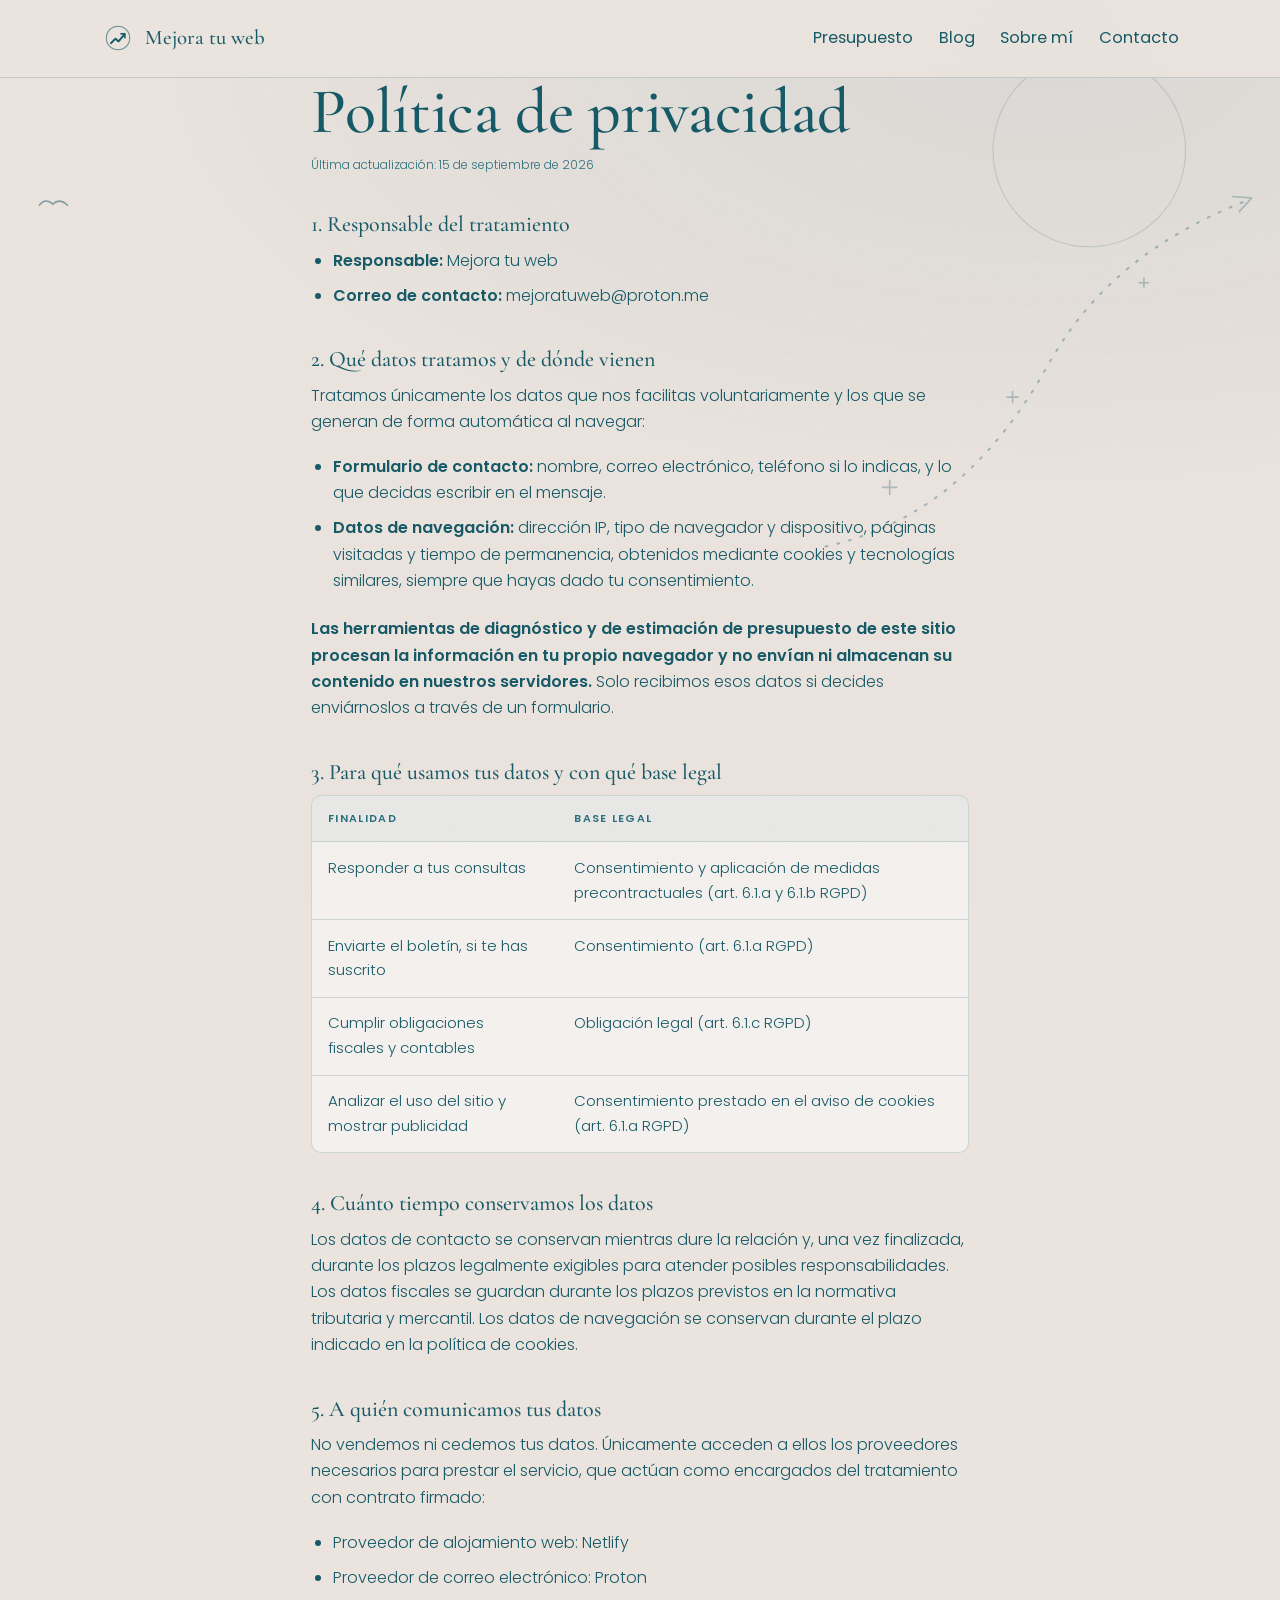
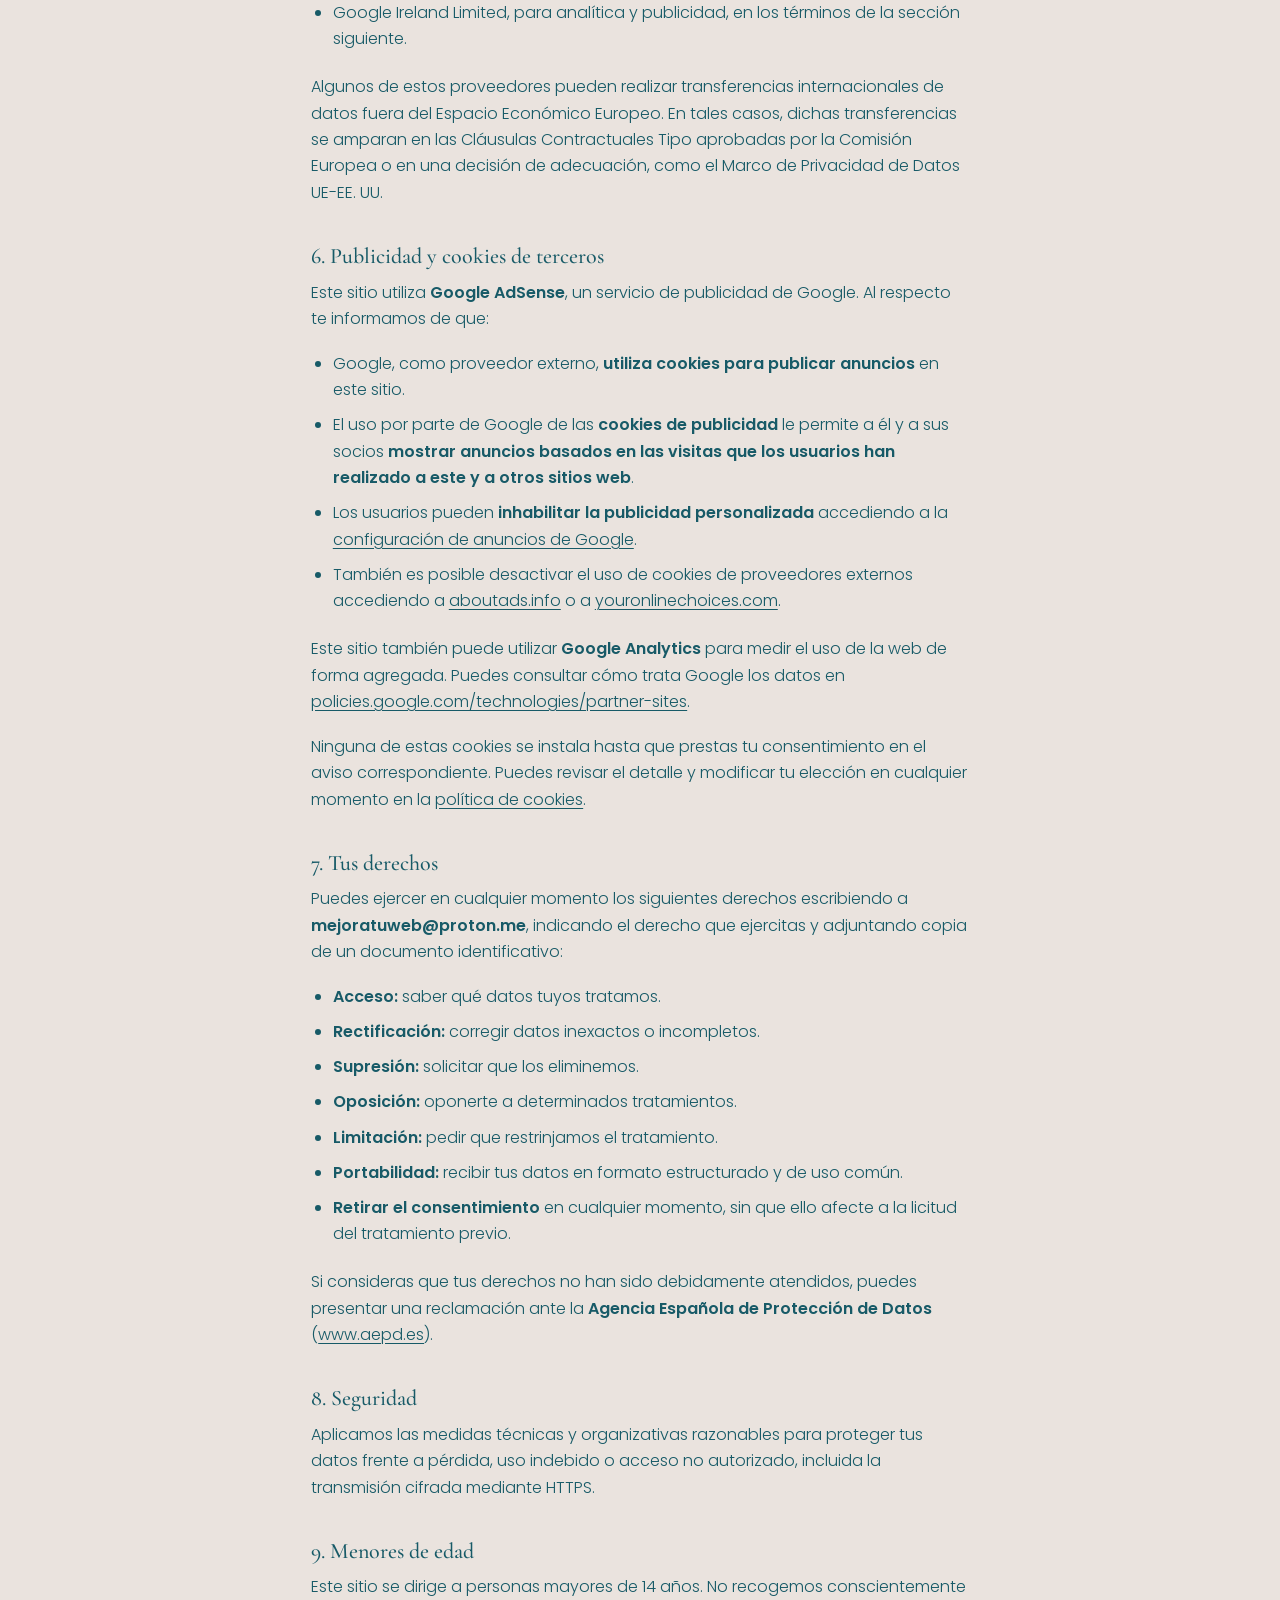
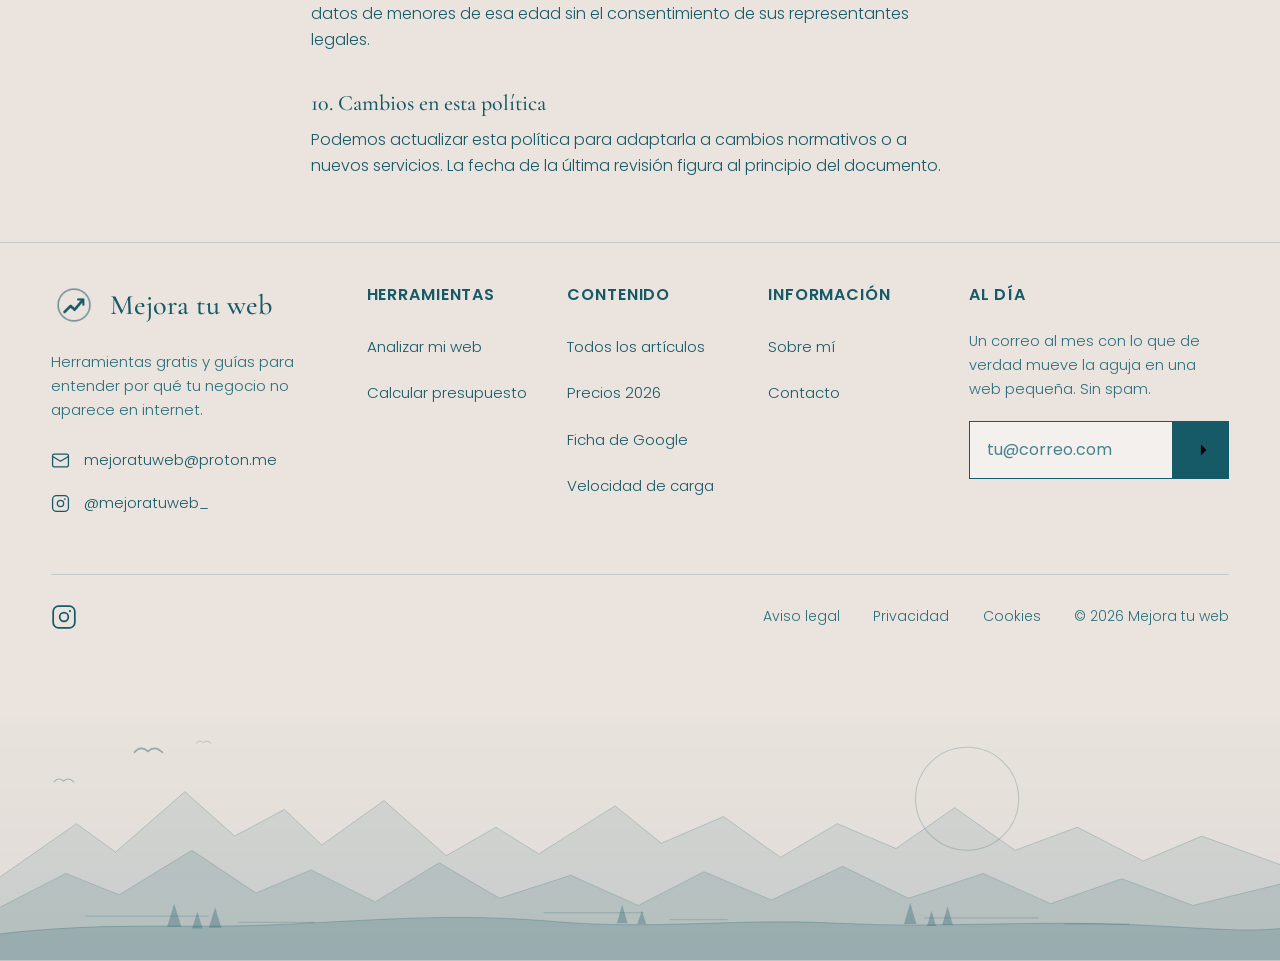
<file: politica-de-privacidad.html>
<!DOCTYPE html>
<html lang="es">
<head>
<meta charset="utf-8">
<meta name="viewport" content="width=device-width, initial-scale=1">
<title>Política de privacidad · Mejora tu web</title>
<meta name="description" content="Cómo tratamos tus datos personales, con qué base legal y cuáles son tus derechos.">
<link rel="canonical" href="https://mejoratuweb.world/politica-de-privacidad">
<link rel="icon" href="/img/logo.png">
<link rel="preconnect" href="https://fonts.googleapis.com">
<link rel="preconnect" href="https://fonts.gstatic.com" crossorigin>
<link rel="stylesheet" href="https://fonts.googleapis.com/css2?family=Cormorant+Garamond:wght@400;500;600&family=Poppins:wght@300;400;500;600&display=swap">
<link rel="stylesheet" href="/estilo.css">
<style>
.legal h2{font-size:22px;margin:38px 0 10px;}
.legal .updated{font-family:var(--mono);font-size:12px;color:var(--ink-soft);margin:-6px 0 26px;}
.legal table{min-width:380px;}
.legal > table, .legal > h3 + table{margin-bottom:22px;}
</style>
<script type="application/ld+json">
{
  "@context": "https://schema.org",
  "@type": "WebSite",
  "name": "Mejora tu web",
  "description": "Herramientas gratuitas y contenidos sobre visibilidad web para negocios pequeños.",
  "url": "https://mejoratuweb.world/",
    "sameAs": ["https://instagram.com/mejoratuweb_"],
  "email": "mejoratuweb@proton.me"
}
</script>
</head>
<body>
<div class="barra">
<nav class="nav">
  <a class="marca" href="/"><img src="/img/logo.png" alt="" width="120" height="120">Mejora tu web</a>
  <ul>
    <li><a href="/presupuesto">Presupuesto</a></li>
    <li><a href="/blog">Blog</a></li>
    <li><a href="/sobre-mi">Sobre mí</a></li>
    <li><a href="/contacto">Contacto</a></li>
  </ul>
</nav>
</div>

<div class="wrap">

<!--
  POLÍTICA DE PRIVACIDAD — RGPD (UE 2016/679) + LOPDGDD 3/2018
  IMPORTANTE PARA ADSENSE: la sección 6 menciona explícitamente las cookies de Google
  y enlaza a sus ajustes. Es lo que el revisor de AdSense busca. No la quites.
  Sustituye TODO lo que va entre corchetes.
-->
<main class="legal">
  <h1>Política de privacidad</h1>
  <p class="updated">Última actualización: 15 de septiembre de 2026</p>

  <h2>1. Responsable del tratamiento</h2>
  <ul>
    <li><strong>Responsable:</strong> Mejora tu web</li>
    <li><strong>Correo de contacto:</strong> mejoratuweb@proton.me</li>
  </ul>

  <h2>2. Qué datos tratamos y de dónde vienen</h2>
  <p>Tratamos únicamente los datos que nos facilitas voluntariamente y los que se generan de forma
  automática al navegar:</p>
  <ul>
    <li><strong>Formulario de contacto:</strong> nombre, correo electrónico, teléfono si lo indicas, y lo que decidas escribir en el mensaje.</li>
    <li><strong>Datos de navegación:</strong> dirección IP, tipo de navegador y dispositivo,
    páginas visitadas y tiempo de permanencia, obtenidos mediante cookies y tecnologías similares,
    siempre que hayas dado tu consentimiento.</li>
  </ul>
  <p><strong>Las herramientas de diagnóstico y de estimación de presupuesto de este sitio procesan
  la información en tu propio navegador y no envían ni almacenan su contenido en nuestros
  servidores.</strong> Solo recibimos esos datos si decides enviárnoslos a través de un formulario.</p>

  <h2>3. Para qué usamos tus datos y con qué base legal</h2>
  <div class="rv tw"><table>
    <thead>
      <tr><th>Finalidad</th><th>Base legal</th></tr>
    </thead>
    <tbody>
      <tr>
        <td>Responder a tus consultas</td>
        <td>Consentimiento y aplicación de medidas precontractuales (art. 6.1.a y 6.1.b RGPD)</td>
      </tr>
      <tr>
        <td>Enviarte el boletín, si te has suscrito</td>
        <td>Consentimiento (art. 6.1.a RGPD)</td>
      </tr>
      <tr>
        <td>Cumplir obligaciones fiscales y contables</td>
        <td>Obligación legal (art. 6.1.c RGPD)</td>
      </tr>
      <tr>
        <td>Analizar el uso del sitio y mostrar publicidad</td>
        <td>Consentimiento prestado en el aviso de cookies (art. 6.1.a RGPD)</td>
      </tr>
    </tbody>
  </table></div>

  <h2>4. Cuánto tiempo conservamos los datos</h2>
  <p>Los datos de contacto se conservan mientras dure la relación y, una vez finalizada, durante los
  plazos legalmente exigibles para atender posibles responsabilidades. Los datos fiscales se guardan
  durante los plazos previstos en la normativa tributaria y mercantil. Los datos de navegación se
  conservan durante el plazo indicado en la política de cookies.</p>

  <h2>5. A quién comunicamos tus datos</h2>
  <p>No vendemos ni cedemos tus datos. Únicamente acceden a ellos los proveedores necesarios para
  prestar el servicio, que actúan como encargados del tratamiento con contrato firmado:</p>
  <ul>
    <li>Proveedor de alojamiento web: Netlify</li>
    <li>Proveedor de correo electrónico: Proton</li>
    <li>Google Ireland Limited, para analítica y publicidad, en los términos de la sección siguiente.</li>
  </ul>
  <p>Algunos de estos proveedores pueden realizar transferencias internacionales de datos fuera del
  Espacio Económico Europeo. En tales casos, dichas transferencias se amparan en las Cláusulas
  Contractuales Tipo aprobadas por la Comisión Europea o en una decisión de adecuación, como el
  Marco de Privacidad de Datos UE-EE. UU.</p>

  <h2>6. Publicidad y cookies de terceros</h2>
  <p>Este sitio utiliza <strong>Google AdSense</strong>, un servicio de publicidad de Google. Al
  respecto te informamos de que:</p>
  <ul>
    <li>Google, como proveedor externo, <strong>utiliza cookies para publicar anuncios</strong> en
    este sitio.</li>
    <li>El uso por parte de Google de las <strong>cookies de publicidad</strong> le permite a él y a
    sus socios <strong>mostrar anuncios basados en las visitas que los usuarios han realizado a este
    y a otros sitios web</strong>.</li>
    <li>Los usuarios pueden <strong>inhabilitar la publicidad personalizada</strong> accediendo a la
    <a href="https://adssettings.google.com/" target="_blank" rel="noopener noreferrer">configuración
    de anuncios de Google</a>.</li>
    <li>También es posible desactivar el uso de cookies de proveedores externos accediendo a
    <a href="https://www.aboutads.info/choices/" target="_blank" rel="noopener noreferrer">aboutads.info</a>
    o a <a href="https://www.youronlinechoices.com/es/" target="_blank" rel="noopener noreferrer">youronlinechoices.com</a>.</li>
  </ul>
  <p>Este sitio también puede utilizar <strong>Google Analytics</strong> para medir el uso de la web
  de forma agregada. Puedes consultar cómo trata Google los datos en
  <a href="https://policies.google.com/technologies/partner-sites" target="_blank" rel="noopener noreferrer">policies.google.com/technologies/partner-sites</a>.</p>
  <p>Ninguna de estas cookies se instala hasta que prestas tu consentimiento en el aviso
  correspondiente. Puedes revisar el detalle y modificar tu elección en cualquier momento en la
  <a href="/politica-de-cookies">política de cookies</a>.</p>

  <h2>7. Tus derechos</h2>
  <p>Puedes ejercer en cualquier momento los siguientes derechos escribiendo a
  <strong>mejoratuweb@proton.me</strong>, indicando el derecho que ejercitas y adjuntando copia de un documento
  identificativo:</p>
  <ul>
    <li><strong>Acceso:</strong> saber qué datos tuyos tratamos.</li>
    <li><strong>Rectificación:</strong> corregir datos inexactos o incompletos.</li>
    <li><strong>Supresión:</strong> solicitar que los eliminemos.</li>
    <li><strong>Oposición:</strong> oponerte a determinados tratamientos.</li>
    <li><strong>Limitación:</strong> pedir que restrinjamos el tratamiento.</li>
    <li><strong>Portabilidad:</strong> recibir tus datos en formato estructurado y de uso común.</li>
    <li><strong>Retirar el consentimiento</strong> en cualquier momento, sin que ello afecte a la
    licitud del tratamiento previo.</li>
  </ul>
  <p>Si consideras que tus derechos no han sido debidamente atendidos, puedes presentar una
  reclamación ante la <strong>Agencia Española de Protección de Datos</strong>
  (<a href="https://www.aepd.es" target="_blank" rel="noopener noreferrer">www.aepd.es</a>).</p>

  <h2>8. Seguridad</h2>
  <p>Aplicamos las medidas técnicas y organizativas razonables para proteger tus datos frente a
  pérdida, uso indebido o acceso no autorizado, incluida la transmisión cifrada mediante HTTPS.</p>

  <h2>9. Menores de edad</h2>
  <p>Este sitio se dirige a personas mayores de 14 años. No recogemos conscientemente datos de
  menores de esa edad sin el consentimiento de sus representantes legales.</p>

  <h2>10. Cambios en esta política</h2>
  <p>Podemos actualizar esta política para adaptarla a cambios normativos o a nuevos servicios. La
  fecha de la última revisión figura al principio del documento.</p>
</main>

</div>

<footer class="pie">
<div class="wrap-wide">

  <div class="pie-grid">

    <div class="pie-marca">
      <div class="pie-lockup"><img src="/img/logo.png" alt="" width="120" height="120"><span>Mejora tu web</span></div>
      <p class="pie-blurb">Herramientas gratis y guías para entender por qué tu negocio no aparece en internet.</p>
      <ul class="contacto-lista">
        <li><svg viewBox="0 0 24 24" aria-hidden="true" stroke-linecap="round" stroke-linejoin="round"><rect x="2" y="4" width="20" height="16" rx="2"/><path d="m22 7-10 6L2 7"/></svg><a href="mailto:mejoratuweb@proton.me">mejoratuweb@proton.me</a></li>
        <li><svg viewBox="0 0 24 24" aria-hidden="true" stroke-linecap="round" stroke-linejoin="round"><rect x="2" y="2" width="20" height="20" rx="5"/><circle cx="12" cy="12" r="4"/><circle cx="17.5" cy="6.5" r="1" fill="currentColor" stroke="none"/></svg><a href="https://instagram.com/mejoratuweb_" target="_blank" rel="noopener">@mejoratuweb_</a></li>
      </ul>
    </div>

    <nav class="pie-col" aria-label="Herramientas">
      <h3>Herramientas</h3>
      <ul>
        <li><a href="/">Analizar mi web</a></li>
        <li><a href="/presupuesto">Calcular presupuesto</a></li>
      </ul>
    </nav>

    <nav class="pie-col" aria-label="Contenido">
      <h3>Contenido</h3>
      <ul>
        <li><a href="/blog">Todos los artículos</a></li>
        <li><a href="/blog/precio-web-negocio-pequeno">Precios 2026</a></li>
        <li><a href="/blog/ficha-google-business">Ficha de Google</a></li>
        <li><a href="/blog/velocidad-web">Velocidad de carga</a></li>
      </ul>
    </nav>

    <nav class="pie-col" aria-label="Información">
      <h3>Información</h3>
      <ul>
        <li><a href="/sobre-mi">Sobre mí</a></li>
        <li><a href="/contacto">Contacto</a></li>
      </ul>
    </nav>

    <div class="pie-boletin">
      <h3>Al día</h3>
      <p>Un correo al mes con lo que de verdad mueve la aguja en una web pequeña. Sin spam.</p>
      <form class="suscribe" name="boletin" method="POST" data-netlify="true" action="/gracias">
        <input type="hidden" name="form-name" value="boletin">
        <label class="sr-only" for="nl-email">Tu correo electrónico</label>
        <input id="nl-email" type="email" name="email" placeholder="tu@correo.com"
               autocomplete="email" required>
        <button type="submit" aria-label="Suscribirme"><svg viewBox="0 0 24 24" aria-hidden="true" stroke-linecap="round" stroke-linejoin="round"><path d="M4 12h15M13 6l6 6-6 6"/></svg></button>
      </form>
    </div>

  </div>

  <div class="pie-bajo">
    <div class="pie-social">
      <a href="https://instagram.com/mejoratuweb_" target="_blank" rel="noopener" aria-label="Instagram"><svg viewBox="0 0 24 24" aria-hidden="true" stroke-linecap="round" stroke-linejoin="round"><rect x="2" y="2" width="20" height="20" rx="5"/><circle cx="12" cy="12" r="4"/><circle cx="17.5" cy="6.5" r="1" fill="currentColor" stroke="none"/></svg></a>
    </div>
    <nav class="pie-legal" aria-label="Legal">
      <a href="/aviso-legal">Aviso legal</a>
      <a href="/politica-de-privacidad">Privacidad</a>
      <a href="/politica-de-cookies">Cookies</a>
      <span>&copy; 2026 Mejora tu web</span>
    </nav>
  </div>

</div>
</footer>
<script src="/ambiente.js" defer></script>
</body>
</html>
</file>
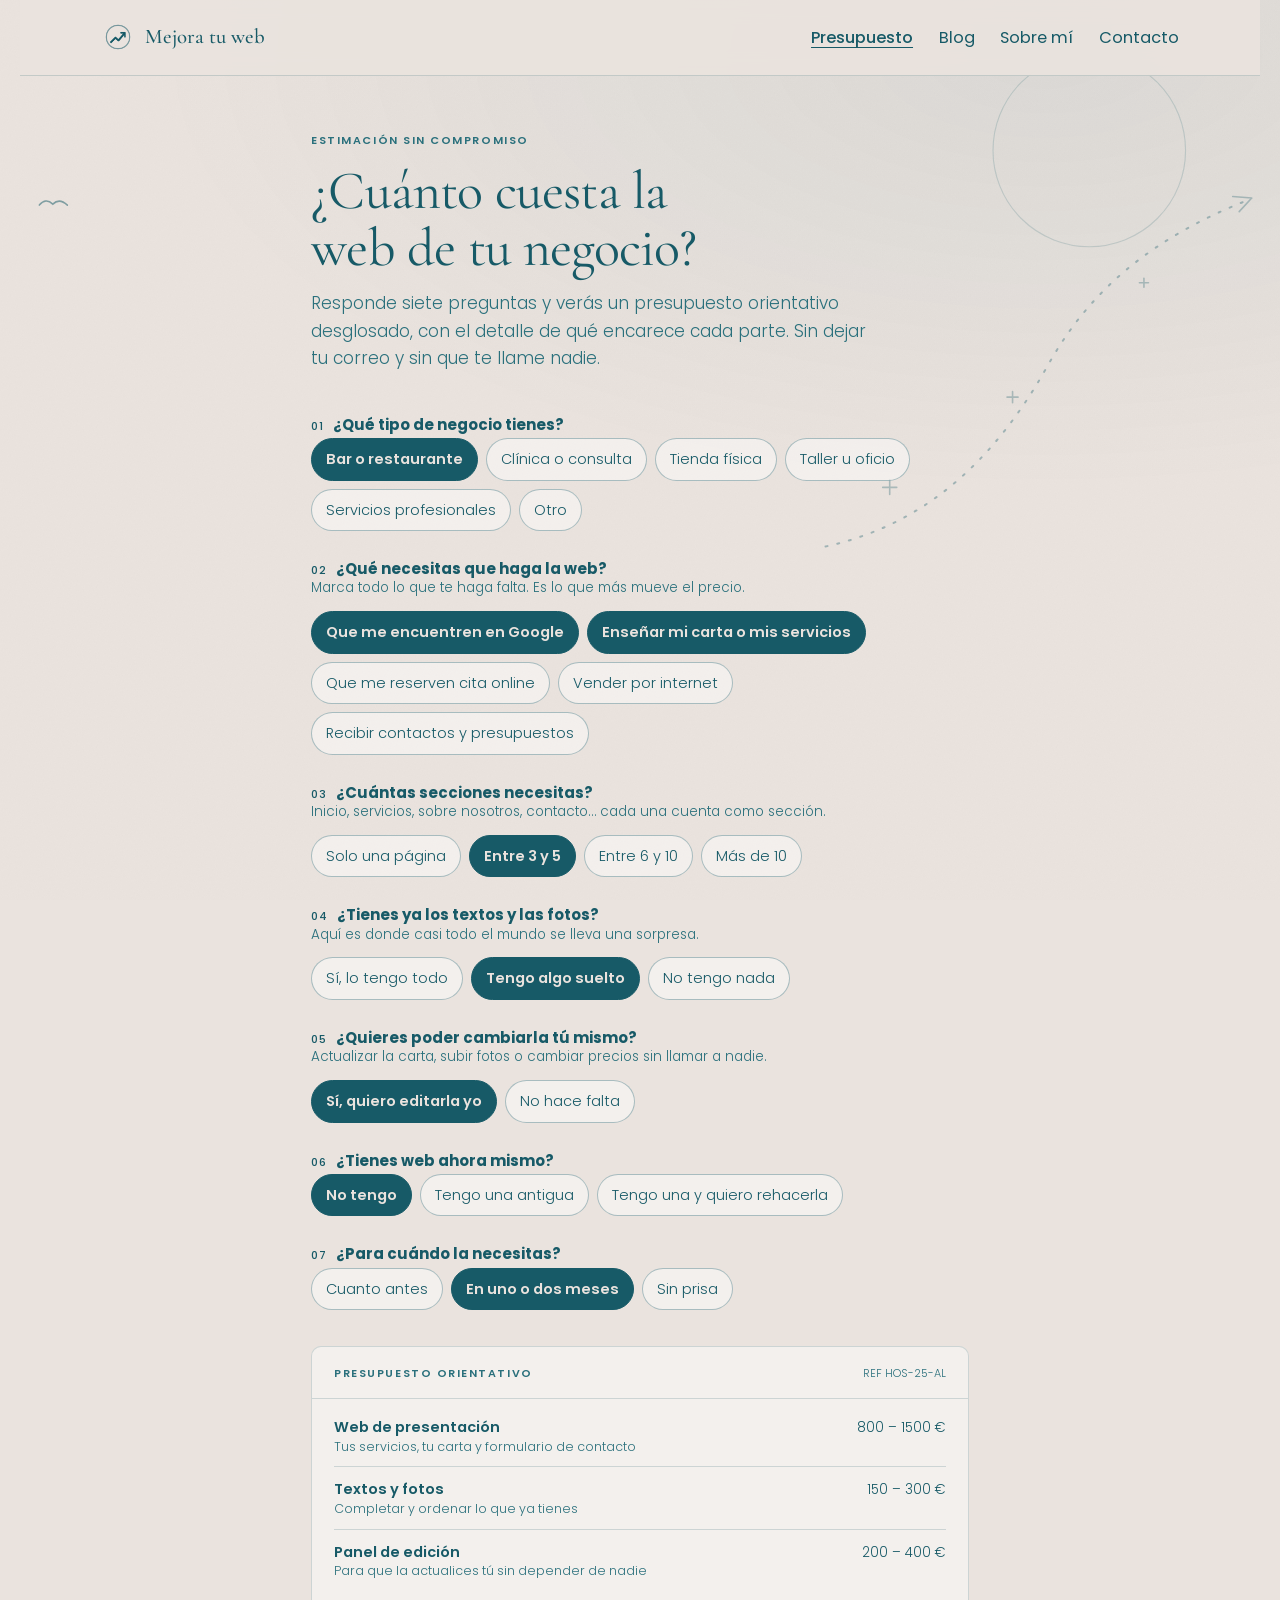
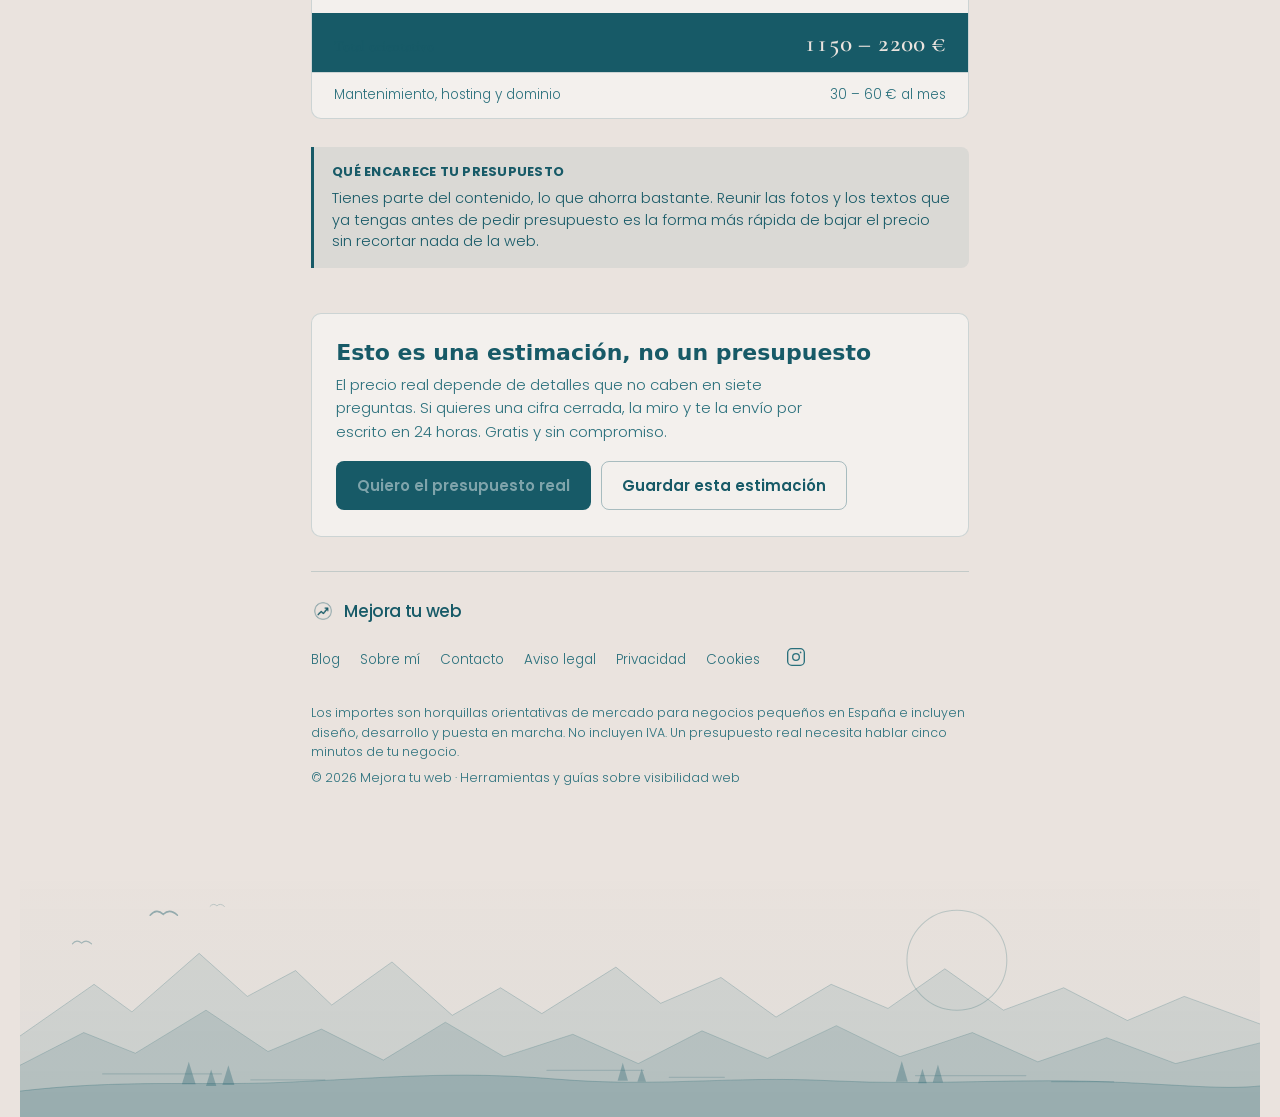
<file: presupuesto.html>
<!DOCTYPE html>
<html lang="es">
<head>
<meta charset="utf-8">
<meta name="viewport" content="width=device-width, initial-scale=1">
<title>¿Cuánto cuesta tu web?</title>
<meta name="description" content="Calcula lo que costaría tu página web en un minuto. Siete preguntas y un presupuesto desglosado con precios reales del mercado español.">
<link rel="canonical" href="https://mejoratuweb.world/presupuesto">
<link rel="icon" href="/img/logo.png">

<meta property="og:type" content="website">
<meta property="og:url" content="https://mejoratuweb.world/presupuesto">
<meta property="og:title" content="¿Cuánto costaría tu página web?">
<meta property="og:description" content="Siete preguntas y un presupuesto desglosado, sin dejar el correo.">
<meta property="og:image" content="https://mejoratuweb.world/img/portada-presupuesto.jpg">
<meta name="twitter:card" content="summary_large_image">


<link rel="preconnect" href="https://fonts.googleapis.com">
<link rel="preconnect" href="https://fonts.gstatic.com" crossorigin>
<link rel="stylesheet" href="https://fonts.googleapis.com/css2?family=Cormorant+Garamond:wght@400;500;600&family=Poppins:wght@300;400;500;600&display=swap">

<link rel="stylesheet" href="/estilo.css">

<style>
:root{
  color-scheme: light;
  --paper:#EAE3DE;
  --card:rgba(255,255,255,.45);
  --ink:#175A67;
  --ink-soft:#2A707C;
  --line:rgba(23,90,103,.18);
  --line-strong:rgba(23,90,103,.34);
  --green:#175A67;
  --green-soft:#175A67;
  --green-ink:#EAE3DE;
  --brass:#175A67;
  --brass-soft:rgba(23,90,103,.07);
  --shadow:none;
  --radius:10px;
}



*{box-sizing:border-box;}
body{
  background:var(--paper);
  color:var(--ink);
  font-family:'Poppins', "Helvetica Neue", Arial, sans-serif;
  font-size:16px;
  line-height:1.55;
  margin:0;
  padding-block:0 0;
  padding-left:20px;
  padding-right:20px;
  -webkit-font-smoothing:antialiased;
}
.wrap{max-width:760px;margin:0 auto;padding-inline:clamp(1.25rem,4vw,4.5rem);}

/* ---------- cabecera ---------- */
header{padding-block:56px 32px;}
.eyebrow{
  font-family:inherit;
  font-size:11px;letter-spacing:.14em;text-transform:uppercase;
  color:var(--ink-soft);margin:0 0 14px;
}
h1{
  font-family:'Cormorant Garamond', Georgia, serif;
  font-weight:400;font-size:clamp(36px,6.5vw,54px);line-height:1.05;letter-spacing:-.035em;
  letter-spacing:-.015em;margin:0 0 14px;text-wrap:balance;
}
.lede{font-size:17px;color:var(--ink-soft);margin:0;max-width:56ch;}

/* ---------- formulario ---------- */
form{display:flex;flex-direction:column;gap:26px;margin-block:8px 36px;}
fieldset{border:0;padding:0;margin:0;display:flex;flex-direction:column;gap:10px;}
legend{
  font-weight:700;font-size:15px;padding:0;margin-bottom:2px;
  display:flex;gap:9px;align-items:baseline;
}
.num{
  font-family:inherit;font-size:11px;font-weight:500;
  color:var(--green);letter-spacing:.06em;
}
.hint{font-size:13.5px;color:var(--ink-soft);margin:-4px 0 2px;}

.opts{display:flex;flex-wrap:wrap;gap:8px;}
.opt{position:relative;}
.opt input{position:absolute;opacity:0;width:100%;height:100%;margin:0;cursor:pointer;}
.opt span{
  display:block;padding:9px 14px;border:1px solid var(--line-strong);
  border-radius:999px;background:var(--card);font-size:14.5px;
  cursor:pointer;transition:background .13s, border-color .13s, color .13s;
  user-select:none;
}
.opt input:checked + span{
  background:var(--green-soft);border-color:var(--green);color:var(--green-ink);font-weight:600;
}
.opt input:focus-visible + span{outline:2px solid var(--green);outline-offset:2px;}
.opt:hover span{border-color:var(--green);}

/* ---------- presupuesto ---------- */
.quote{
  background:var(--card);border:1px solid var(--line);
  border-radius:var(--radius);box-shadow:var(--shadow);
  overflow:hidden;margin-bottom:28px;
}
.quote-head{
  padding:18px 22px 16px;border-bottom:1px solid var(--line);
  display:flex;justify-content:space-between;align-items:baseline;gap:12px;flex-wrap:wrap;
}
.quote-head h2{
  font-family:inherit;font-size:11px;font-weight:600;
  letter-spacing:.14em;text-transform:uppercase;color:var(--ink-soft);margin:0;
}
.quote-ref{
  font-family:inherit;font-size:11px;color:var(--ink-soft);
}
.lines{padding:6px 22px 4px;}
.line{
  display:flex;justify-content:space-between;gap:16px;align-items:baseline;
  padding:11px 0;border-bottom:1px solid var(--line);
}
.line:last-child{border-bottom:0;}
.line-name{font-size:14.5px;}
.line-name small{display:block;color:var(--ink-soft);font-size:12.5px;line-height:1.35;}
.line-amt{
  font-family:inherit;font-size:13.5px;white-space:nowrap;
  font-variant-numeric:tabular-nums;
}
.total{
  display:flex;justify-content:space-between;gap:16px;align-items:baseline;
  padding:16px 22px;border-top:2px solid var(--ink);background:var(--green-soft);
}
.total-label{font-weight:700;font-size:15px;}
.total-amt{
  font-family:inherit;font-weight:600;
  font-size:clamp(19px,4.2vw,25px);color:var(--green-ink);
  font-variant-numeric:tabular-nums;white-space:nowrap;
}
.upkeep{
  padding:12px 22px;display:flex;justify-content:space-between;gap:16px;
  align-items:baseline;font-size:13.5px;color:var(--ink-soft);
  border-top:1px solid var(--line);
}
.upkeep span:last-child{font-family:inherit;font-variant-numeric:tabular-nums;}

/* ---------- explicación ---------- */
.driver{
  border-left:3px solid var(--brass);background:var(--brass-soft);
  padding:15px 18px;border-radius:0 8px 8px 0;margin-bottom:30px;
}
.driver h3{
  font-size:13px;margin:0 0 6px;letter-spacing:.02em;
  font-weight:700;color:var(--brass);
}
.driver p{margin:0;font-size:14.5px;line-height:1.5;}

/* ---------- cta ---------- */
.cta{
  background:var(--card);border:1px solid var(--line);border-radius:var(--radius);
  padding:26px 24px;margin-bottom:26px;
}
.cta h2{font-family:'Inter',system-ui,sans-serif;font-weight:600;font-size:22px;margin:0 0 8px;}
.cta p{margin:0 0 18px;color:var(--ink-soft);font-size:15px;max-width:52ch;}
.actions{display:flex;flex-wrap:wrap;gap:10px;}
.btn{
  font-family:inherit;font-size:15px;font-weight:600;border-radius:8px;
  padding:12px 20px;cursor:pointer;border:1px solid transparent;
  transition:opacity .13s, background .13s;
}
.btn-main{background:var(--green);color:var(--card);}
.btn-main:hover{opacity:.88;}
.btn-ghost{background:transparent;border-color:var(--line-strong);color:var(--ink);}
.btn-ghost:hover{border-color:var(--green);color:var(--green-ink);}
.btn:focus-visible{outline:2px solid var(--green);outline-offset:2px;}

.sent{
  margin-top:16px;padding:13px 16px;border-radius:8px;
  background:var(--green-soft);color:var(--green-ink);font-size:14.5px;
  border:1px solid var(--green);
}
[hidden]{display:none !important;}

footer{
  padding-block:6px 52px;color:var(--ink-soft);font-size:13px;
  border-top:1px solid var(--line);margin-top:8px;padding-top:18px;
}
footer p{margin:0 0 6px;}

@media (prefers-reduced-motion: reduce){
  *{transition:none !important;animation:none !important;}
}
@media (max-width:430px){
  header{padding-block:38px 24px;}
  .lines,.quote-head,.total,.upkeep{padding-left:16px;padding-right:16px;}
  .cta{padding:22px 18px;}
}

/* pie del sitio */
.pie-h{border-top:1px solid var(--line);margin-top:34px;padding-block:26px 52px;}
.pie-h .fila{display:flex;justify-content:space-between;align-items:center;gap:16px 28px;flex-wrap:wrap;}
.pie-h .marca-h{display:inline-flex;align-items:center;gap:9px;color:var(--ink);text-decoration:none;font-size:17px;font-weight:500;letter-spacing:-.02em;}
.pie-h .marca-h img,
.pie-h .marca-h svg{width:24px;height:24px;object-fit:contain;flex:0 0 auto;stroke:var(--brass);fill:none;stroke-width:1.5;}
.pie-h nav{display:flex;gap:4px 20px;flex-wrap:wrap;align-items:center;}
/* altura para el dedo: un enlace de 13px mide 21px de alto y se falla. */
.pie-h a:not(.marca-h){display:inline-block;padding-block:.45rem;}
.pie-h .ig{padding:.35rem;}
.pie-h a:not(.marca-h){color:var(--ink-soft);text-decoration:none;font-size:13.5px;transition:color .2s;}
.pie-h a:not(.marca-h):hover{color:var(--ink);}
.pie-h .ig{display:inline-grid;place-items:center;}
.pie-h .ig svg{width:20px;height:20px;}
.pie-h .nota{margin:22px 0 0;font-size:12.5px;color:var(--ink-soft);line-height:1.55;}
.pie-h .nota p{margin:0 0 6px;}
.nav .marca img{width:34px;height:34px;object-fit:contain;flex:0 0 auto;}
img{max-width:100%;height:auto;}

@media (max-width:560px){
  .num,.eyebrow,.note{font-size:12px;}
}
</style>
<script type="application/ld+json">
{
  "@context": "https://schema.org",
  "@type": "WebSite",
  "name": "Mejora tu web",
  "description": "Herramientas gratuitas y contenidos sobre visibilidad web para negocios pequeños.",
  "url": "https://mejoratuweb.world/",
    "sameAs": ["https://instagram.com/mejoratuweb_"],
  "email": "mejoratuweb@proton.me"
}
</script>
</head>
<body>
<div class="barra">
<nav class="nav">
  <a class="marca" href="/"><img src="/img/logo.png" alt="" width="120" height="120">Mejora tu web</a>
  <ul>
    <li><a href="/presupuesto" aria-current="page">Presupuesto</a></li>
    <li><a href="/blog">Blog</a></li>
    <li><a href="/sobre-mi">Sobre mí</a></li>
    <li><a href="/contacto">Contacto</a></li>
  </ul>
</nav>
</div>

<div class="wrap">

<header>
  <p class="eyebrow">Estimación sin compromiso</p>
  <h1>¿Cuánto cuesta la web de tu negocio?</h1>
  <p class="lede">Responde siete preguntas y verás un presupuesto orientativo desglosado, con el detalle de qué encarece cada parte. Sin dejar tu correo y sin que te llame nadie.</p>
</header>

<form id="calc">

  <fieldset>
    <legend><span class="num">01</span> ¿Qué tipo de negocio tienes?</legend>
    <div class="opts" role="radiogroup">
      <label class="opt"><input type="radio" name="sector" id="sector-host" value="hosteleria" checked><span>Bar o restaurante</span></label>
      <label class="opt"><input type="radio" name="sector" id="sector-salud" value="salud"><span>Clínica o consulta</span></label>
      <label class="opt"><input type="radio" name="sector" id="sector-tienda" value="tienda"><span>Tienda física</span></label>
      <label class="opt"><input type="radio" name="sector" id="sector-oficio" value="oficio"><span>Taller u oficio</span></label>
      <label class="opt"><input type="radio" name="sector" id="sector-serv" value="servicios"><span>Servicios profesionales</span></label>
      <label class="opt"><input type="radio" name="sector" id="sector-otro" value="otro"><span>Otro</span></label>
    </div>
  </fieldset>

  <fieldset>
    <legend><span class="num">02</span> ¿Qué necesitas que haga la web?</legend>
    <p class="hint">Marca todo lo que te haga falta. Es lo que más mueve el precio.</p>
    <div class="opts">
      <label class="opt"><input type="checkbox" name="need" id="need-google" value="google" checked><span>Que me encuentren en Google</span></label>
      <label class="opt"><input type="checkbox" name="need" id="need-catalogo" value="catalogo" checked><span>Enseñar mi carta o mis servicios</span></label>
      <label class="opt"><input type="checkbox" name="need" id="need-reservas" value="reservas"><span>Que me reserven cita online</span></label>
      <label class="opt"><input type="checkbox" name="need" id="need-tienda" value="tienda"><span>Vender por internet</span></label>
      <label class="opt"><input type="checkbox" name="need" id="need-leads" value="leads"><span>Recibir contactos y presupuestos</span></label>
    </div>
  </fieldset>

  <fieldset>
    <legend><span class="num">03</span> ¿Cuántas secciones necesitas?</legend>
    <p class="hint">Inicio, servicios, sobre nosotros, contacto… cada una cuenta como sección.</p>
    <div class="opts" role="radiogroup">
      <label class="opt"><input type="radio" name="pages" id="pages-1" value="1"><span>Solo una página</span></label>
      <label class="opt"><input type="radio" name="pages" id="pages-5" value="5" checked><span>Entre 3 y 5</span></label>
      <label class="opt"><input type="radio" name="pages" id="pages-10" value="10"><span>Entre 6 y 10</span></label>
      <label class="opt"><input type="radio" name="pages" id="pages-mas" value="mas"><span>Más de 10</span></label>
    </div>
  </fieldset>

  <fieldset>
    <legend><span class="num">04</span> ¿Tienes ya los textos y las fotos?</legend>
    <p class="hint">Aquí es donde casi todo el mundo se lleva una sorpresa.</p>
    <div class="opts" role="radiogroup">
      <label class="opt"><input type="radio" name="content" id="content-todo" value="todo"><span>Sí, lo tengo todo</span></label>
      <label class="opt"><input type="radio" name="content" id="content-algo" value="algo" checked><span>Tengo algo suelto</span></label>
      <label class="opt"><input type="radio" name="content" id="content-nada" value="nada"><span>No tengo nada</span></label>
    </div>
  </fieldset>

  <fieldset>
    <legend><span class="num">05</span> ¿Quieres poder cambiarla tú mismo?</legend>
    <p class="hint">Actualizar la carta, subir fotos o cambiar precios sin llamar a nadie.</p>
    <div class="opts" role="radiogroup">
      <label class="opt"><input type="radio" name="cms" id="cms-si" value="si" checked><span>Sí, quiero editarla yo</span></label>
      <label class="opt"><input type="radio" name="cms" id="cms-no" value="no"><span>No hace falta</span></label>
    </div>
  </fieldset>

  <fieldset>
    <legend><span class="num">06</span> ¿Tienes web ahora mismo?</legend>
    <div class="opts" role="radiogroup">
      <label class="opt"><input type="radio" name="current" id="cur-no" value="no" checked><span>No tengo</span></label>
      <label class="opt"><input type="radio" name="current" id="cur-vieja" value="vieja"><span>Tengo una antigua</span></label>
      <label class="opt"><input type="radio" name="current" id="cur-rehacer" value="rehacer"><span>Tengo una y quiero rehacerla</span></label>
    </div>
  </fieldset>

  <fieldset>
    <legend><span class="num">07</span> ¿Para cuándo la necesitas?</legend>
    <div class="opts" role="radiogroup">
      <label class="opt"><input type="radio" name="when" id="when-urg" value="urgente"><span>Cuanto antes</span></label>
      <label class="opt"><input type="radio" name="when" id="when-pronto" value="pronto" checked><span>En uno o dos meses</span></label>
      <label class="opt"><input type="radio" name="when" id="when-calma" value="calma"><span>Sin prisa</span></label>
    </div>
  </fieldset>

</form>

<section class="quote" aria-live="polite">
  <div class="quote-head">
    <h2>Presupuesto orientativo</h2>
    <span class="quote-ref" id="ref">—</span>
  </div>
  <div class="lines" id="lines"></div>
  <div class="total">
    <span class="total-label">Total orientativo</span>
    <span class="total-amt" id="total">—</span>
  </div>
  <div class="upkeep">
    <span>Mantenimiento, hosting y dominio</span>
    <span id="upkeep">—</span>
  </div>
</section>

<div class="driver">
  <h3>QUÉ ENCARECE TU PRESUPUESTO</h3>
  <p id="driver-text">—</p>
</div>

<section class="cta">
  <h2>Esto es una estimación, no un presupuesto</h2>
  <p>El precio real depende de detalles que no caben en siete preguntas. Si quieres una cifra cerrada, la miro y te la envío por escrito en 24 horas. Gratis y sin compromiso.</p>
  <div class="actions">
    <button type="button" class="btn btn-main" id="ask">Quiero el presupuesto real</button>
    <button type="button" class="btn btn-ghost" id="print">Guardar esta estimación</button>
  </div>
  <div class="sent" id="sent" hidden>Con esta horquilla ya puedes comparar el presupuesto que te hayan pasado y saber si está dentro de mercado. Si quieres entender de dónde sale cada cifra, lo explico todo en <a href="/blog/precio-web-negocio-pequeno">el artículo de precios</a>.</div>
</section>

<footer class="pie-h">
  <div class="fila">
    <a class="marca-h" href="/"><img src="/img/logo.png" alt="" width="120" height="120"><span>Mejora tu web</span></a>
    <nav aria-label="Legal">
      <a href="/blog">Blog</a>
      <a href="/sobre-mi">Sobre mí</a>
      <a href="/contacto">Contacto</a>
      <a href="/aviso-legal">Aviso legal</a>
      <a href="/politica-de-privacidad">Privacidad</a>
      <a href="/politica-de-cookies">Cookies</a>
      <a class="ig" href="https://instagram.com/mejoratuweb_" target="_blank" rel="noopener" aria-label="Instagram"><svg viewBox="0 0 24 24" aria-hidden="true" fill="none" stroke="currentColor" stroke-width="1.6" stroke-linecap="round" stroke-linejoin="round"><rect x="2" y="2" width="20" height="20" rx="5"/><circle cx="12" cy="12" r="4"/><circle cx="17.5" cy="6.5" r="1" fill="currentColor" stroke="none"/></svg></a>
    </nav>
  </div>
  <div class="nota">
    <p>Los importes son horquillas orientativas de mercado para negocios peque&ntilde;os en Espa&ntilde;a e incluyen dise&ntilde;o, desarrollo y puesta en marcha. No incluyen IVA. Un presupuesto real necesita hablar cinco minutos de tu negocio.</p>
    <p>&copy; 2026 Mejora tu web &middot; Herramientas y gu&iacute;as sobre visibilidad web</p>
  </div>
</footer>

</div>

<script>
(function(){
  var f = document.getElementById('calc');
  var linesEl = document.getElementById('lines');
  var totalEl = document.getElementById('total');
  var upkeepEl = document.getElementById('upkeep');
  var driverEl = document.getElementById('driver-text');
  var refEl = document.getElementById('ref');

  function eur(n){ return n.toLocaleString('es-ES'); }
  function rng(a,b){ return eur(a) + ' – ' + eur(b) + ' €'; }

  function val(name){
    var el = f.querySelector('input[name="'+name+'"]:checked');
    return el ? el.value : null;
  }
  function multi(name){
    return Array.prototype.map.call(
      f.querySelectorAll('input[name="'+name+'"]:checked'), function(i){ return i.value; });
  }

  function compute(){
    var needs = multi('need');
    var lines = [];

    // Base: la funcionalidad más alta marcada manda
    var base;
    if (needs.indexOf('tienda') > -1){
      base = {n:'Tienda online', d:'Catálogo, carrito y pasarela de pago', a:2000, b:4000};
    } else if (needs.indexOf('reservas') > -1){
      base = {n:'Web con reservas online', d:'Sistema de citas conectado a tu calendario', a:1500, b:2500};
    } else if (needs.indexOf('catalogo') > -1 || needs.indexOf('leads') > -1){
      base = {n:'Web de presentación', d:'Tus servicios, tu carta y formulario de contacto', a:800, b:1500};
    } else {
      base = {n:'Página única', d:'Una sola página con lo esencial de tu negocio', a:400, b:800};
    }
    lines.push(base);

    // Secciones
    var pages = val('pages');
    if (pages === '10') lines.push({n:'Secciones adicionales', d:'Entre 6 y 10 páginas', a:300, b:600});
    else if (pages === 'mas') lines.push({n:'Secciones adicionales', d:'Más de 10 páginas', a:600, b:1200});

    // Contenido
    var content = val('content');
    if (content === 'algo') lines.push({n:'Textos y fotos', d:'Completar y ordenar lo que ya tienes', a:150, b:300});
    else if (content === 'nada') lines.push({n:'Textos y fotos', d:'Redacción desde cero y sesión de fotos', a:300, b:600});

    // Panel de edición
    if (val('cms') === 'si') lines.push({n:'Panel de edición', d:'Para que la actualices tú sin depender de nadie', a:200, b:400});

    // Migración
    var cur = val('current');
    if (cur === 'vieja' || cur === 'rehacer')
      lines.push({n:'Migración', d:'Traspasar contenidos y mantener tu posición en Google', a:150, b:350});

    var sum = lines.reduce(function(acc,l){ return {a:acc.a+l.a, b:acc.b+l.b}; }, {a:0,b:0});

    // Urgencia
    var urgent = val('when') === 'urgente';
    if (urgent){
      var ua = Math.round(sum.a*0.15/10)*10, ub = Math.round(sum.b*0.15/10)*10;
      lines.push({n:'Recargo por urgencia', d:'Reordenar la agenda para entregarlo antes', a:ua, b:ub});
      sum = {a:sum.a+ua, b:sum.b+ub};
    }

    // Mantenimiento
    var up = needs.indexOf('tienda') > -1 ? [50,90]
           : needs.indexOf('reservas') > -1 ? [40,80]
           : [30,60];

    render(lines, sum, up);
    explain(content, needs, pages, urgent);
    refEl.textContent = 'REF ' + refCode(needs, pages, content);
  }

  function refCode(needs, pages, content){
    var s = (val('sector')||'x').slice(0,3).toUpperCase();
    return s + '-' + needs.length + pages.toString().slice(0,2).toUpperCase() + '-' + content.slice(0,2).toUpperCase();
  }

  function render(lines, sum, up){
    linesEl.innerHTML = '';
    lines.forEach(function(l){
      var row = document.createElement('div');
      row.className = 'line';
      var name = document.createElement('div');
      name.className = 'line-name';
      name.innerHTML = '<strong></strong><small></small>';
      name.querySelector('strong').textContent = l.n;
      name.querySelector('small').textContent = l.d;
      var amt = document.createElement('div');
      amt.className = 'line-amt';
      amt.textContent = rng(l.a, l.b);
      row.appendChild(name); row.appendChild(amt);
      linesEl.appendChild(row);
    });
    totalEl.textContent = rng(sum.a, sum.b);
    upkeepEl.textContent = eur(up[0]) + ' – ' + eur(up[1]) + ' € al mes';
  }

  function explain(content, needs, pages, urgent){
    var msgs = [];
    if (content === 'nada'){
      msgs.push('No tener textos ni fotos es lo que más encarece una web, y casi nadie lo sabe antes de pedir presupuesto. Redactar los contenidos y hacer fotos decentes de tu negocio es trabajo aparte del desarrollo: suele suponer entre un 20 % y un 30 % del total.');
    } else if (content === 'algo'){
      msgs.push('Tienes parte del contenido, lo que ahorra bastante. Reunir las fotos y los textos que ya tengas antes de pedir presupuesto es la forma más rápida de bajar el precio sin recortar nada de la web.');
    } else {
      msgs.push('Tener los textos y las fotos listos es lo que más abarata una web. Con el contenido preparado, el presupuesto se va casi entero a diseño y desarrollo.');
    }
    if (needs.indexOf('tienda') > -1){
      msgs.push('Vender online multiplica el trabajo: catálogo, stock, pagos, envíos y avisos legales. Si aún no vendes por internet, empezar por una web de presentación y añadir la tienda después suele salir más a cuenta.');
    } else if (needs.indexOf('reservas') > -1){
      msgs.push('Las reservas online son la parte que más se amortiza en hostelería y clínicas: quitan llamadas, reducen los plantones y funcionan de madrugada, cuando la gente reserva de verdad.');
    }
    if (pages === 'mas'){
      msgs.push('Más de diez secciones deja de ser una web de presentación. Merece la pena revisar si de verdad hacen falta todas o si algunas se pueden agrupar.');
    }
    if (urgent){
      msgs.push('La urgencia se paga porque obliga a mover otros trabajos de sitio, no porque se trabaje más rápido. Si puedes esperar unas semanas, ese recargo desaparece.');
    }
    driverEl.textContent = msgs.join(' ');
  }

  f.addEventListener('change', compute);

  document.getElementById('ask').addEventListener('click', function(){
    var s = document.getElementById('sent');
    s.hidden = false;
    s.scrollIntoView({behavior:'smooth', block:'nearest'});
  });
  document.getElementById('print').addEventListener('click', function(){ window.print(); });

  compute();
})();
</script>

<script src="/ambiente.js" defer></script>
</body>
</html>
</file>
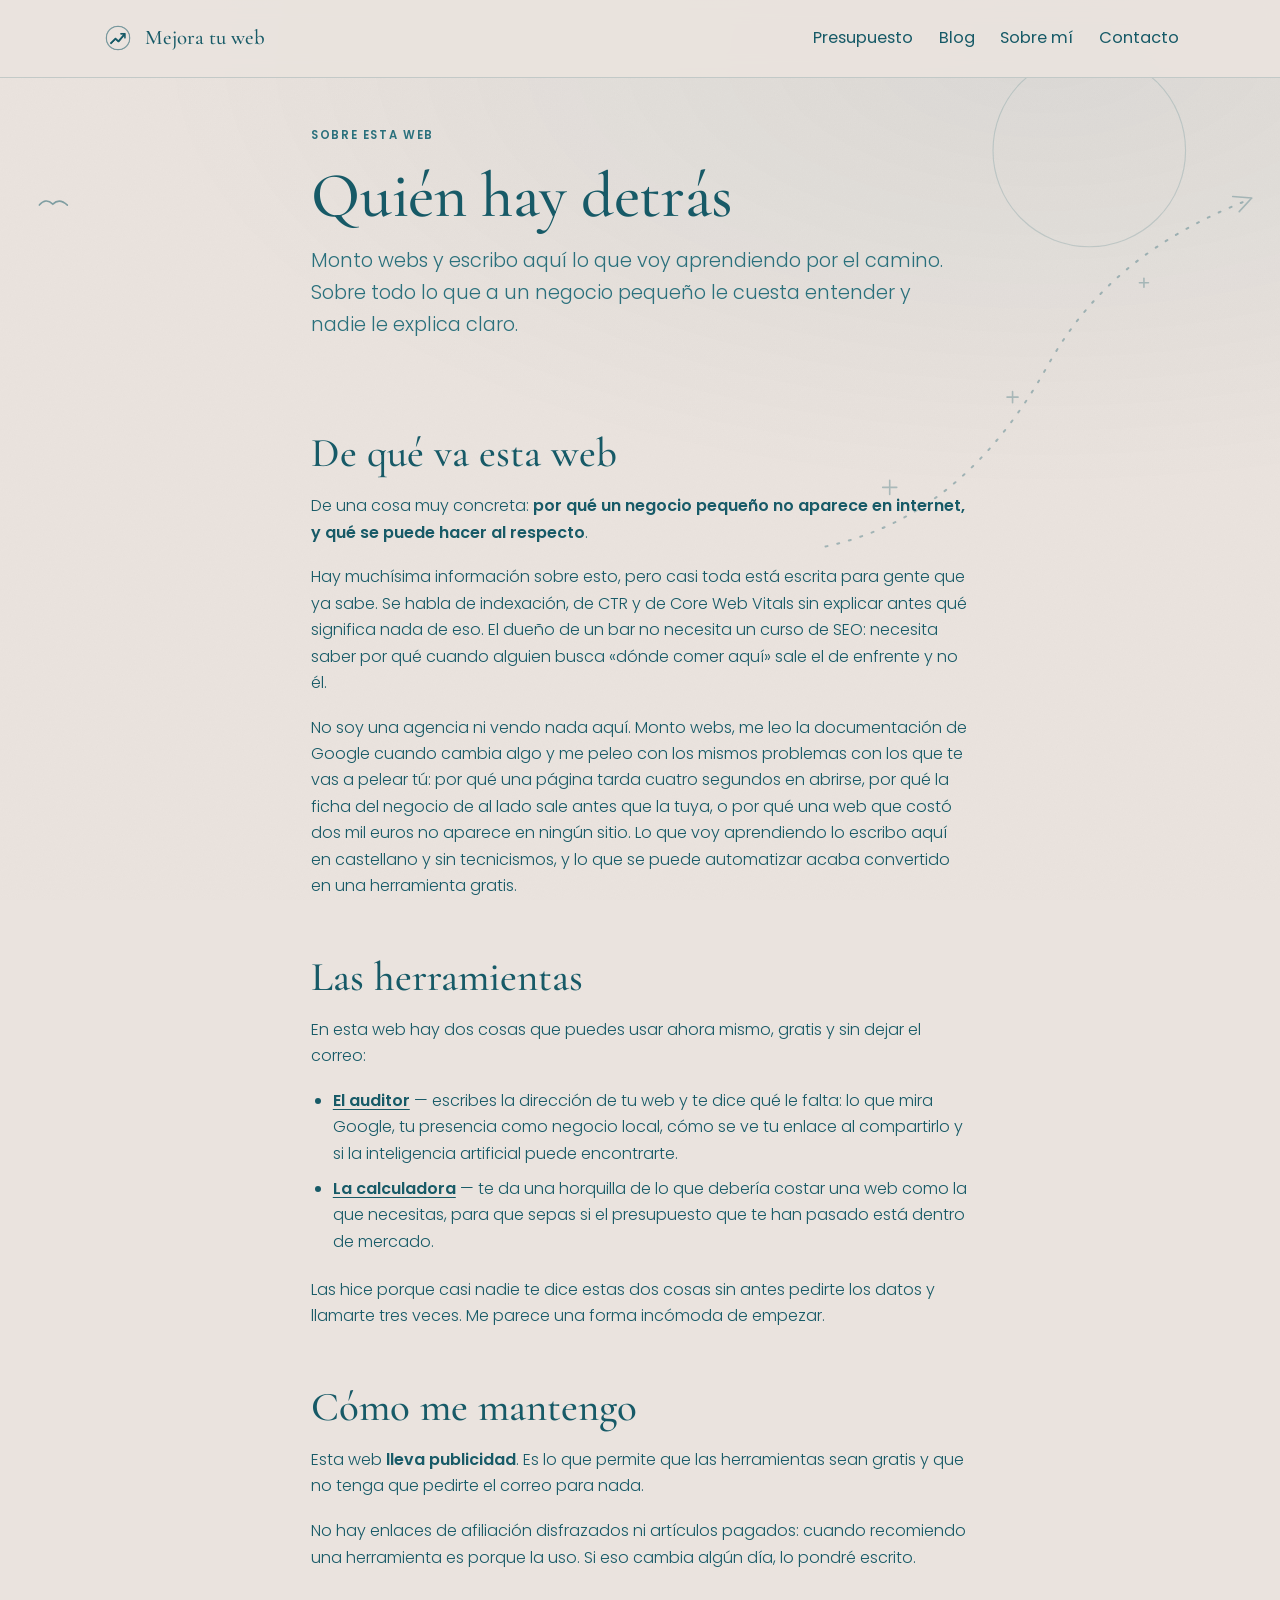
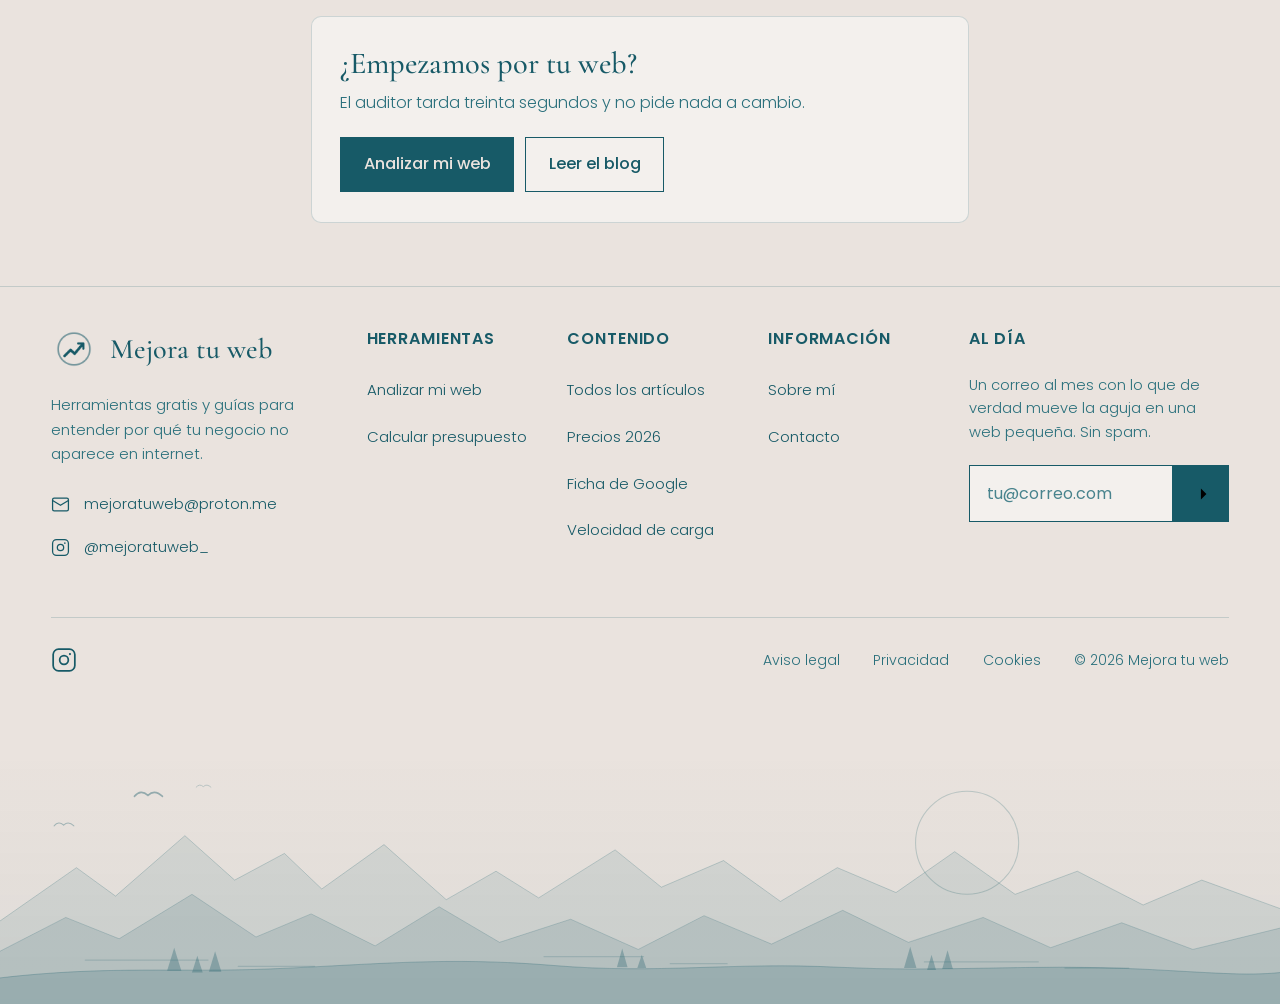
<file: sobre-mi.html>
<!DOCTYPE html>
<html lang="es">
<head>
<meta charset="utf-8">
<meta name="viewport" content="width=device-width, initial-scale=1">
<title>Quién hay detrás · Mejora tu web</title>
<meta name="description" content="Quién hay detrás de Mejora tu web: a qué me dedico, cómo trabajo y por qué hago webs para negocios pequeños.">
<link rel="canonical" href="https://mejoratuweb.world/sobre-mi">

<link rel="icon" href="/img/logo.png">
<link rel="preconnect" href="https://fonts.googleapis.com">
<link rel="preconnect" href="https://fonts.gstatic.com" crossorigin>
<link rel="stylesheet" href="https://fonts.googleapis.com/css2?family=Cormorant+Garamond:wght@400;500;600&family=Poppins:wght@300;400;500;600&display=swap">
<link rel="stylesheet" href="/estilo.css">
<script type="application/ld+json">
{
  "@context": "https://schema.org",
  "@type": "WebSite",
  "name": "Mejora tu web",
  "description": "Herramientas gratuitas y contenidos sobre visibilidad web para negocios pequeños.",
  "url": "https://mejoratuweb.world/",
    "sameAs": ["https://instagram.com/mejoratuweb_"],
  "email": "mejoratuweb@proton.me"
}
</script>
</head>
<body>
<div class="barra">
<nav class="nav">
  <a class="marca" href="/"><img src="/img/logo.png" alt="" width="120" height="120">Mejora tu web</a>
  <ul>
    <li><a href="/presupuesto">Presupuesto</a></li>
    <li><a href="/blog">Blog</a></li>
    <li><a href="/sobre-mi">Sobre mí</a></li>
    <li><a href="/contacto">Contacto</a></li>
  </ul>
</nav>
</div>

<div class="wrap">

<header style="padding-block:48px 10px;">
  <p class="eyebrow">Sobre esta web</p>
  <h1>Quién hay detrás</h1>
  <p class="lede">Monto webs y escribo aquí lo que voy aprendiendo por el camino. Sobre todo lo que a un negocio pequeño le cuesta entender y nadie le explica claro.</p>
</header>

<h2>De qué va esta web</h2>

<p>De una cosa muy concreta: <strong>por qué un negocio pequeño no aparece en internet, y qué se puede hacer al respecto</strong>.</p>

<p>Hay muchísima información sobre esto, pero casi toda está escrita para gente que ya sabe. Se habla de indexación, de CTR y de Core Web Vitals sin explicar antes qué significa nada de eso. El dueño de un bar no necesita un curso de SEO: necesita saber por qué cuando alguien busca «dónde comer aquí» sale el de enfrente y no él.</p>

<p>No soy una agencia ni vendo nada aquí. Monto webs, me leo la documentación de Google cuando cambia algo y me peleo con los mismos problemas con los que te vas a pelear tú: por qué una página tarda cuatro segundos en abrirse, por qué la ficha del negocio de al lado sale antes que la tuya, o por qué una web que costó dos mil euros no aparece en ningún sitio. Lo que voy aprendiendo lo escribo aquí en castellano y sin tecnicismos, y lo que se puede automatizar acaba convertido en una herramienta gratis.</p>

<h2>Las herramientas</h2>

<p>En esta web hay dos cosas que puedes usar ahora mismo, gratis y sin dejar el correo:</p>

<ul>
  <li><strong><a href="/">El auditor</a></strong> — escribes la dirección de tu web y te dice qué le falta: lo que mira Google, tu presencia como negocio local, cómo se ve tu enlace al compartirlo y si la inteligencia artificial puede encontrarte.</li>
  <li><strong><a href="/presupuesto">La calculadora</a></strong> — te da una horquilla de lo que debería costar una web como la que necesitas, para que sepas si el presupuesto que te han pasado está dentro de mercado.</li>
</ul>

<p>Las hice porque casi nadie te dice estas dos cosas sin antes pedirte los datos y llamarte tres veces. Me parece una forma incómoda de empezar.</p>

<h2>Cómo me mantengo</h2>

<p>Esta web <strong>lleva publicidad</strong>. Es lo que permite que las herramientas sean gratis y que no tenga que pedirte el correo para nada.</p>

<p>No hay enlaces de afiliación disfrazados ni artículos pagados: cuando recomiendo una herramienta es porque la uso. Si eso cambia algún día, lo pondré escrito.</p>

<div class="cta">
  <h2>¿Empezamos por tu web?</h2>
  <p>El auditor tarda treinta segundos y no pide nada a cambio.</p>
  <div class="btns">
    <a class="btn" href="/">Analizar mi web</a>
    <a class="btn-ghost" href="/blog">Leer el blog</a>
  </div>
</div>

</div>

<footer class="pie">
<div class="wrap-wide">

  <div class="pie-grid">

    <div class="pie-marca">
      <div class="pie-lockup"><img src="/img/logo.png" alt="" width="120" height="120"><span>Mejora tu web</span></div>
      <p class="pie-blurb">Herramientas gratis y guías para entender por qué tu negocio no aparece en internet.</p>
      <ul class="contacto-lista">
        <li><svg viewBox="0 0 24 24" aria-hidden="true" stroke-linecap="round" stroke-linejoin="round"><rect x="2" y="4" width="20" height="16" rx="2"/><path d="m22 7-10 6L2 7"/></svg><a href="mailto:mejoratuweb@proton.me">mejoratuweb@proton.me</a></li>
        <li><svg viewBox="0 0 24 24" aria-hidden="true" stroke-linecap="round" stroke-linejoin="round"><rect x="2" y="2" width="20" height="20" rx="5"/><circle cx="12" cy="12" r="4"/><circle cx="17.5" cy="6.5" r="1" fill="currentColor" stroke="none"/></svg><a href="https://instagram.com/mejoratuweb_" target="_blank" rel="noopener">@mejoratuweb_</a></li>
      </ul>
    </div>

    <nav class="pie-col" aria-label="Herramientas">
      <h3>Herramientas</h3>
      <ul>
        <li><a href="/">Analizar mi web</a></li>
        <li><a href="/presupuesto">Calcular presupuesto</a></li>
      </ul>
    </nav>

    <nav class="pie-col" aria-label="Contenido">
      <h3>Contenido</h3>
      <ul>
        <li><a href="/blog">Todos los artículos</a></li>
        <li><a href="/blog/precio-web-negocio-pequeno">Precios 2026</a></li>
        <li><a href="/blog/ficha-google-business">Ficha de Google</a></li>
        <li><a href="/blog/velocidad-web">Velocidad de carga</a></li>
      </ul>
    </nav>

    <nav class="pie-col" aria-label="Información">
      <h3>Información</h3>
      <ul>
        <li><a href="/sobre-mi">Sobre mí</a></li>
        <li><a href="/contacto">Contacto</a></li>
      </ul>
    </nav>

    <div class="pie-boletin">
      <h3>Al día</h3>
      <p>Un correo al mes con lo que de verdad mueve la aguja en una web pequeña. Sin spam.</p>
      <form class="suscribe" name="boletin" method="POST" data-netlify="true" action="/gracias">
        <input type="hidden" name="form-name" value="boletin">
        <label class="sr-only" for="nl-email">Tu correo electrónico</label>
        <input id="nl-email" type="email" name="email" placeholder="tu@correo.com"
               autocomplete="email" required>
        <button type="submit" aria-label="Suscribirme"><svg viewBox="0 0 24 24" aria-hidden="true" stroke-linecap="round" stroke-linejoin="round"><path d="M4 12h15M13 6l6 6-6 6"/></svg></button>
      </form>
    </div>

  </div>

  <div class="pie-bajo">
    <div class="pie-social">
      <a href="https://instagram.com/mejoratuweb_" target="_blank" rel="noopener" aria-label="Instagram"><svg viewBox="0 0 24 24" aria-hidden="true" stroke-linecap="round" stroke-linejoin="round"><rect x="2" y="2" width="20" height="20" rx="5"/><circle cx="12" cy="12" r="4"/><circle cx="17.5" cy="6.5" r="1" fill="currentColor" stroke="none"/></svg></a>
    </div>
    <nav class="pie-legal" aria-label="Legal">
      <a href="/aviso-legal">Aviso legal</a>
      <a href="/politica-de-privacidad">Privacidad</a>
      <a href="/politica-de-cookies">Cookies</a>
      <span>&copy; 2026 Mejora tu web</span>
    </nav>
  </div>

</div>
</footer>
<script src="/ambiente.js" defer></script>
</body>
</html>
</file>
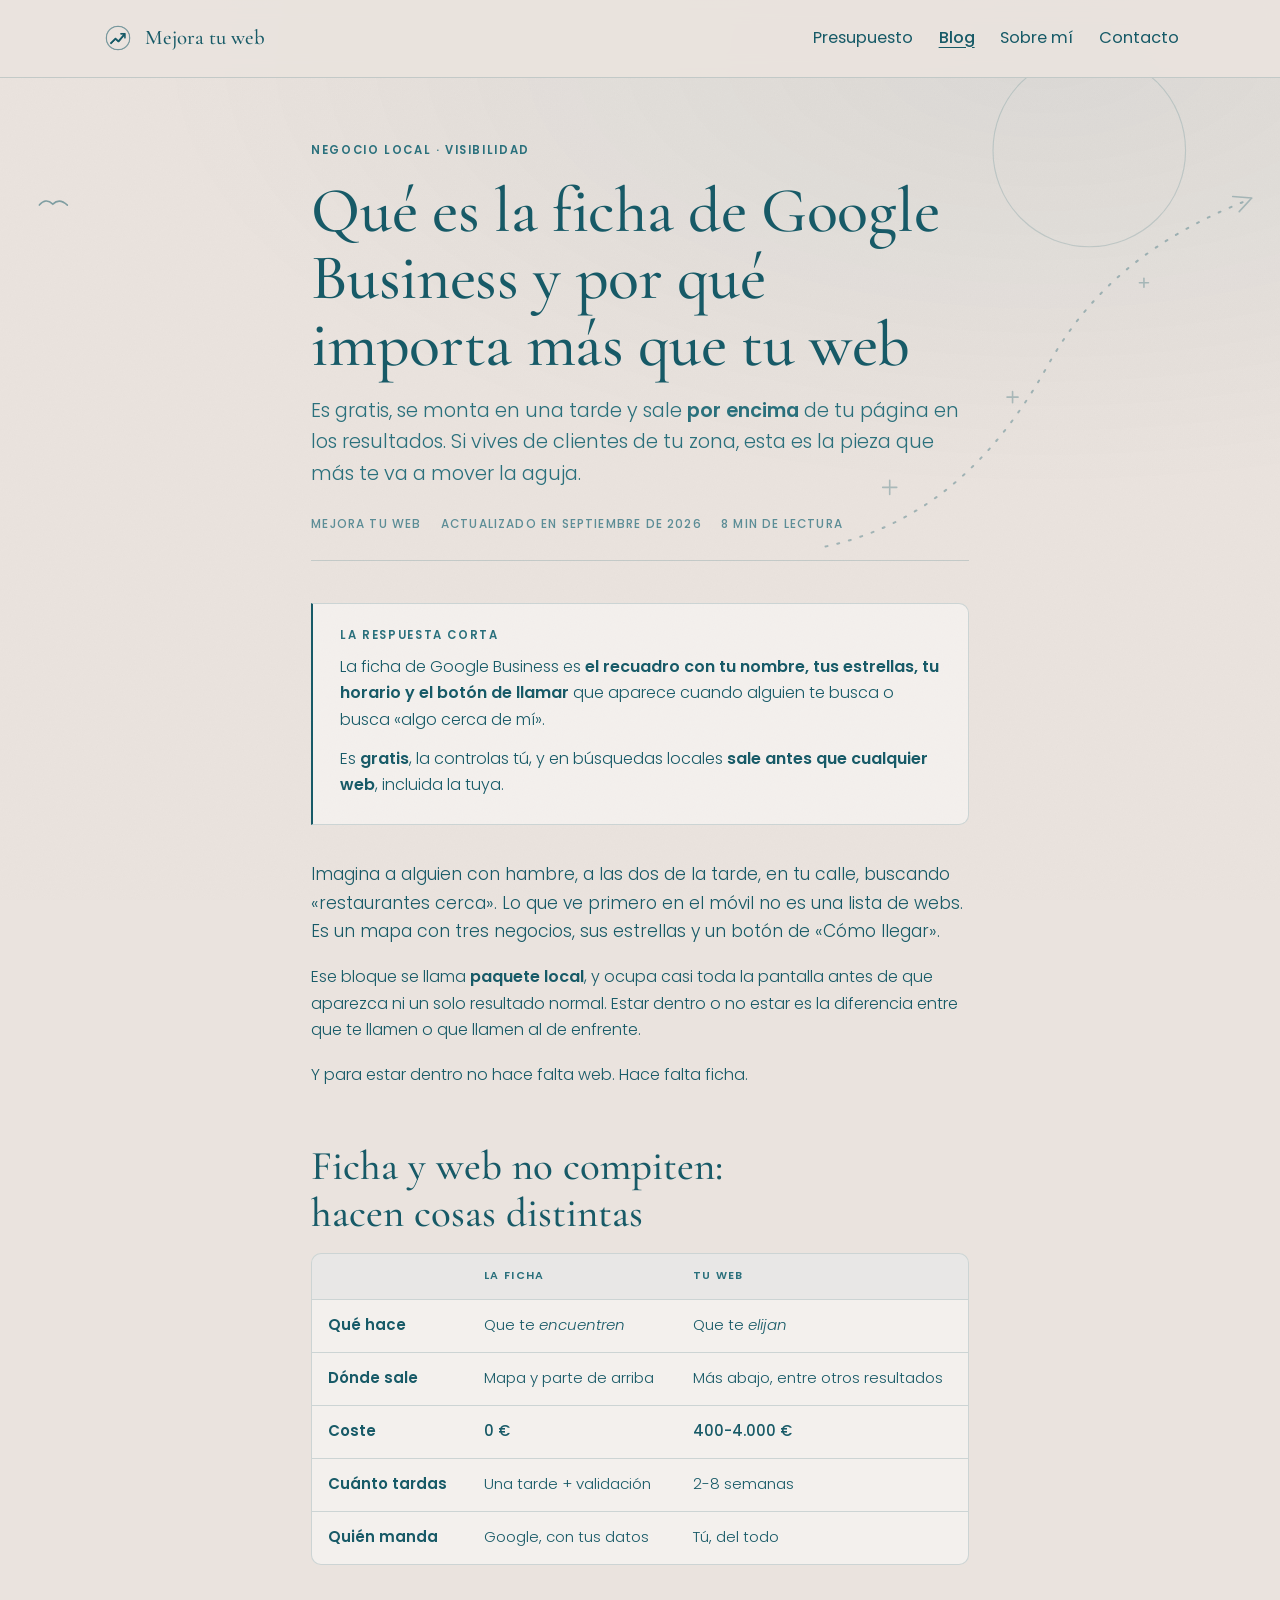
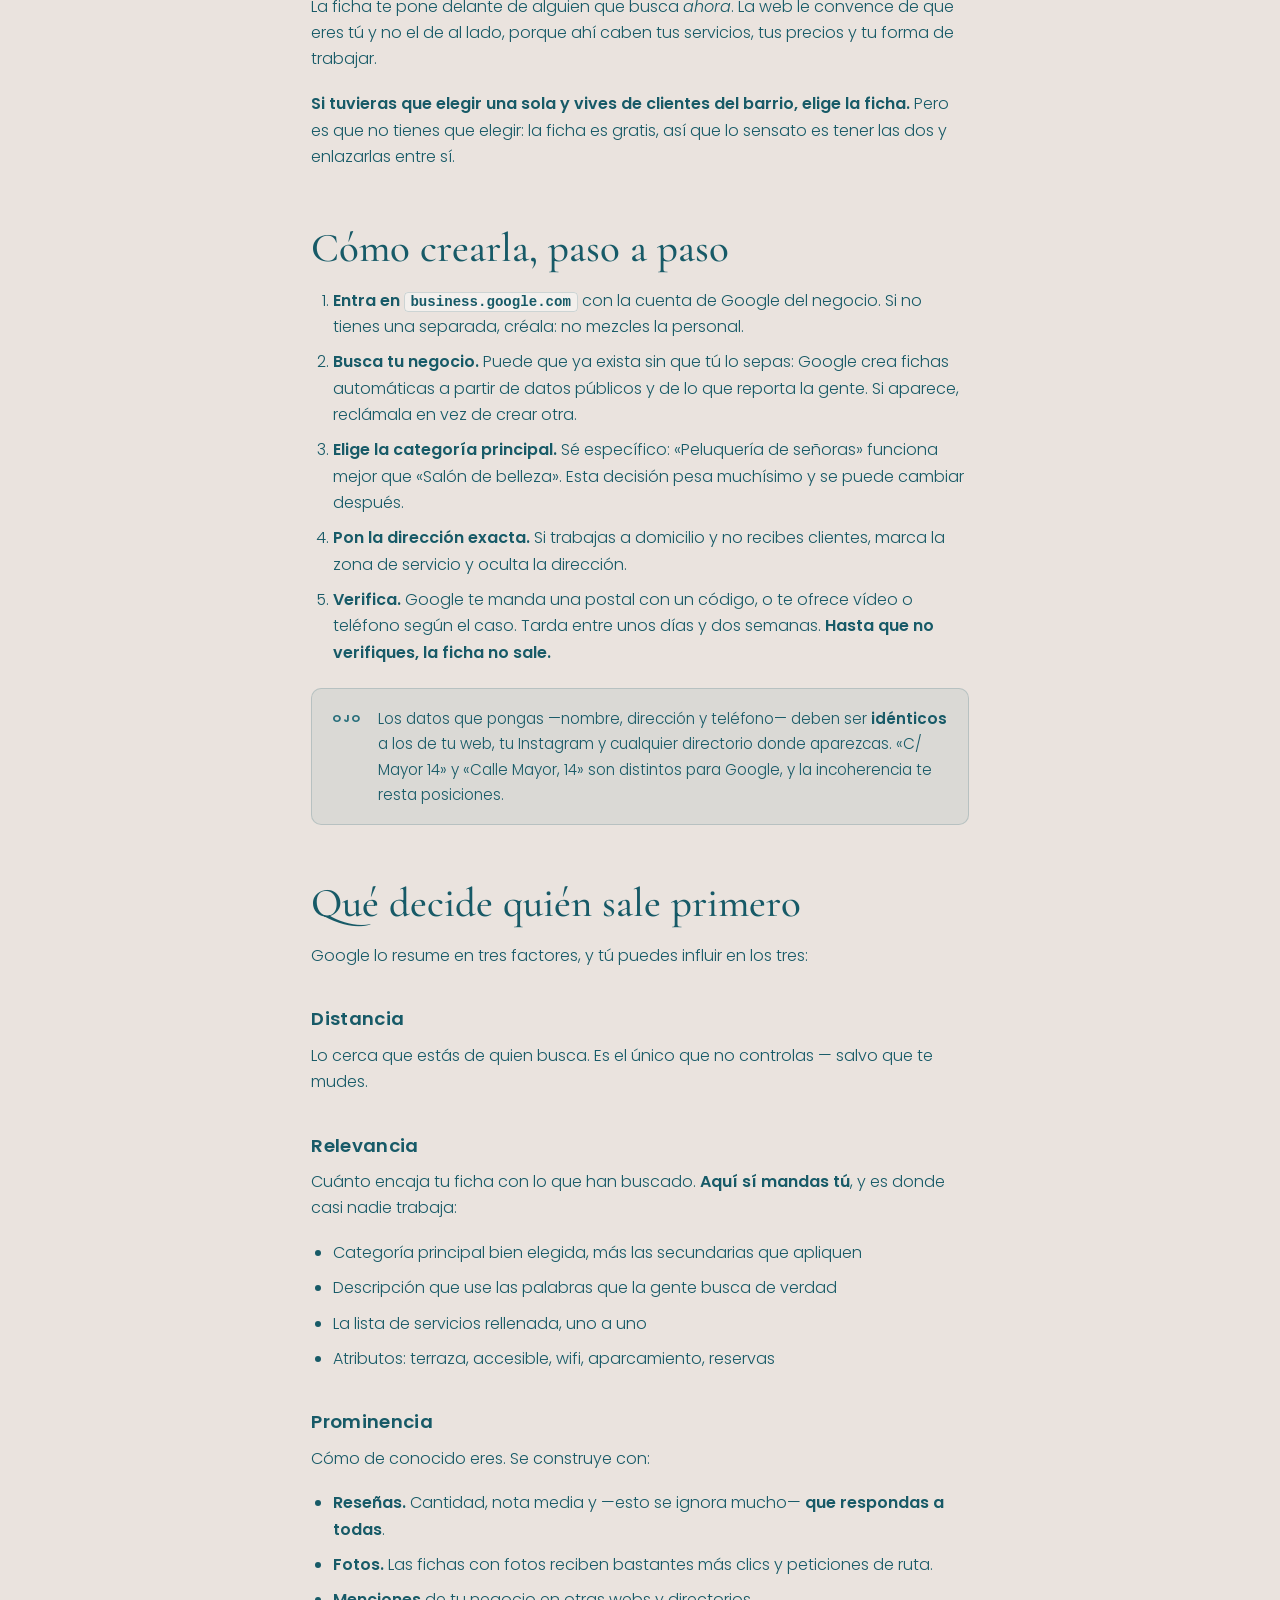
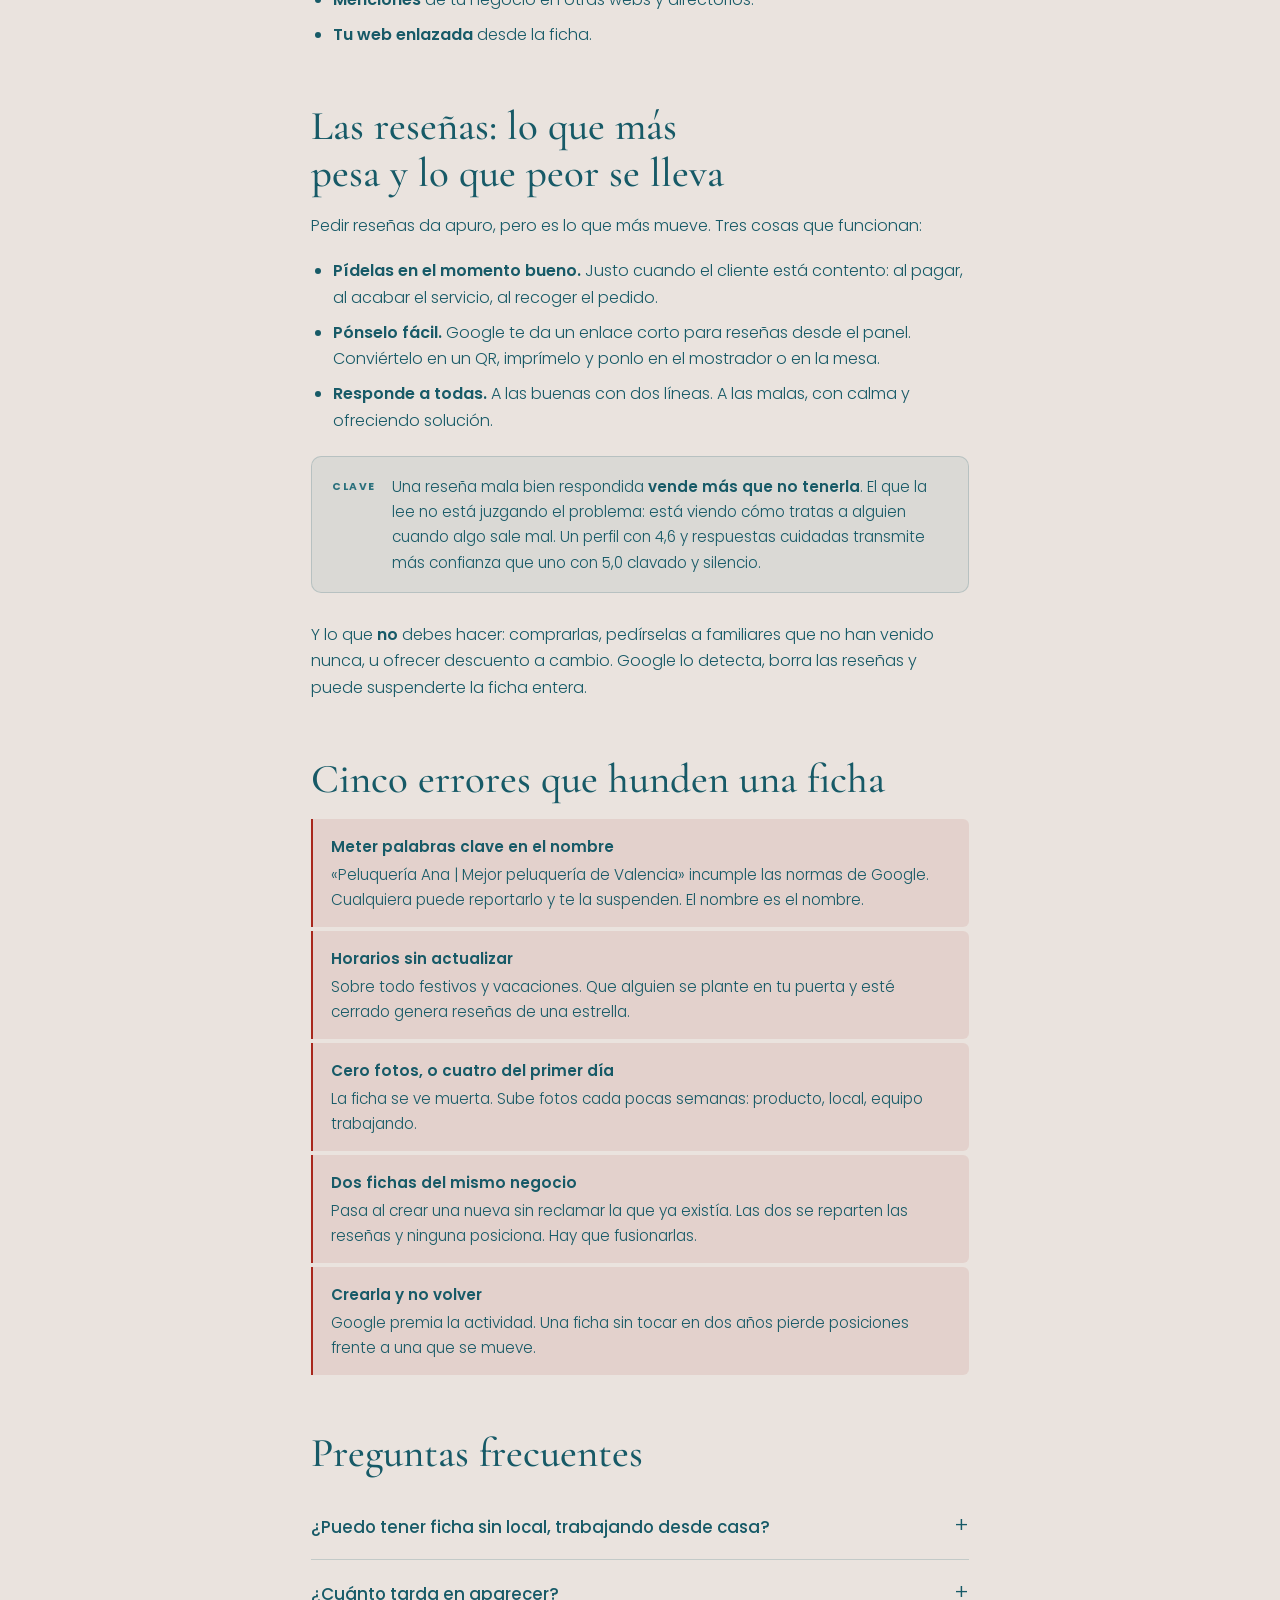
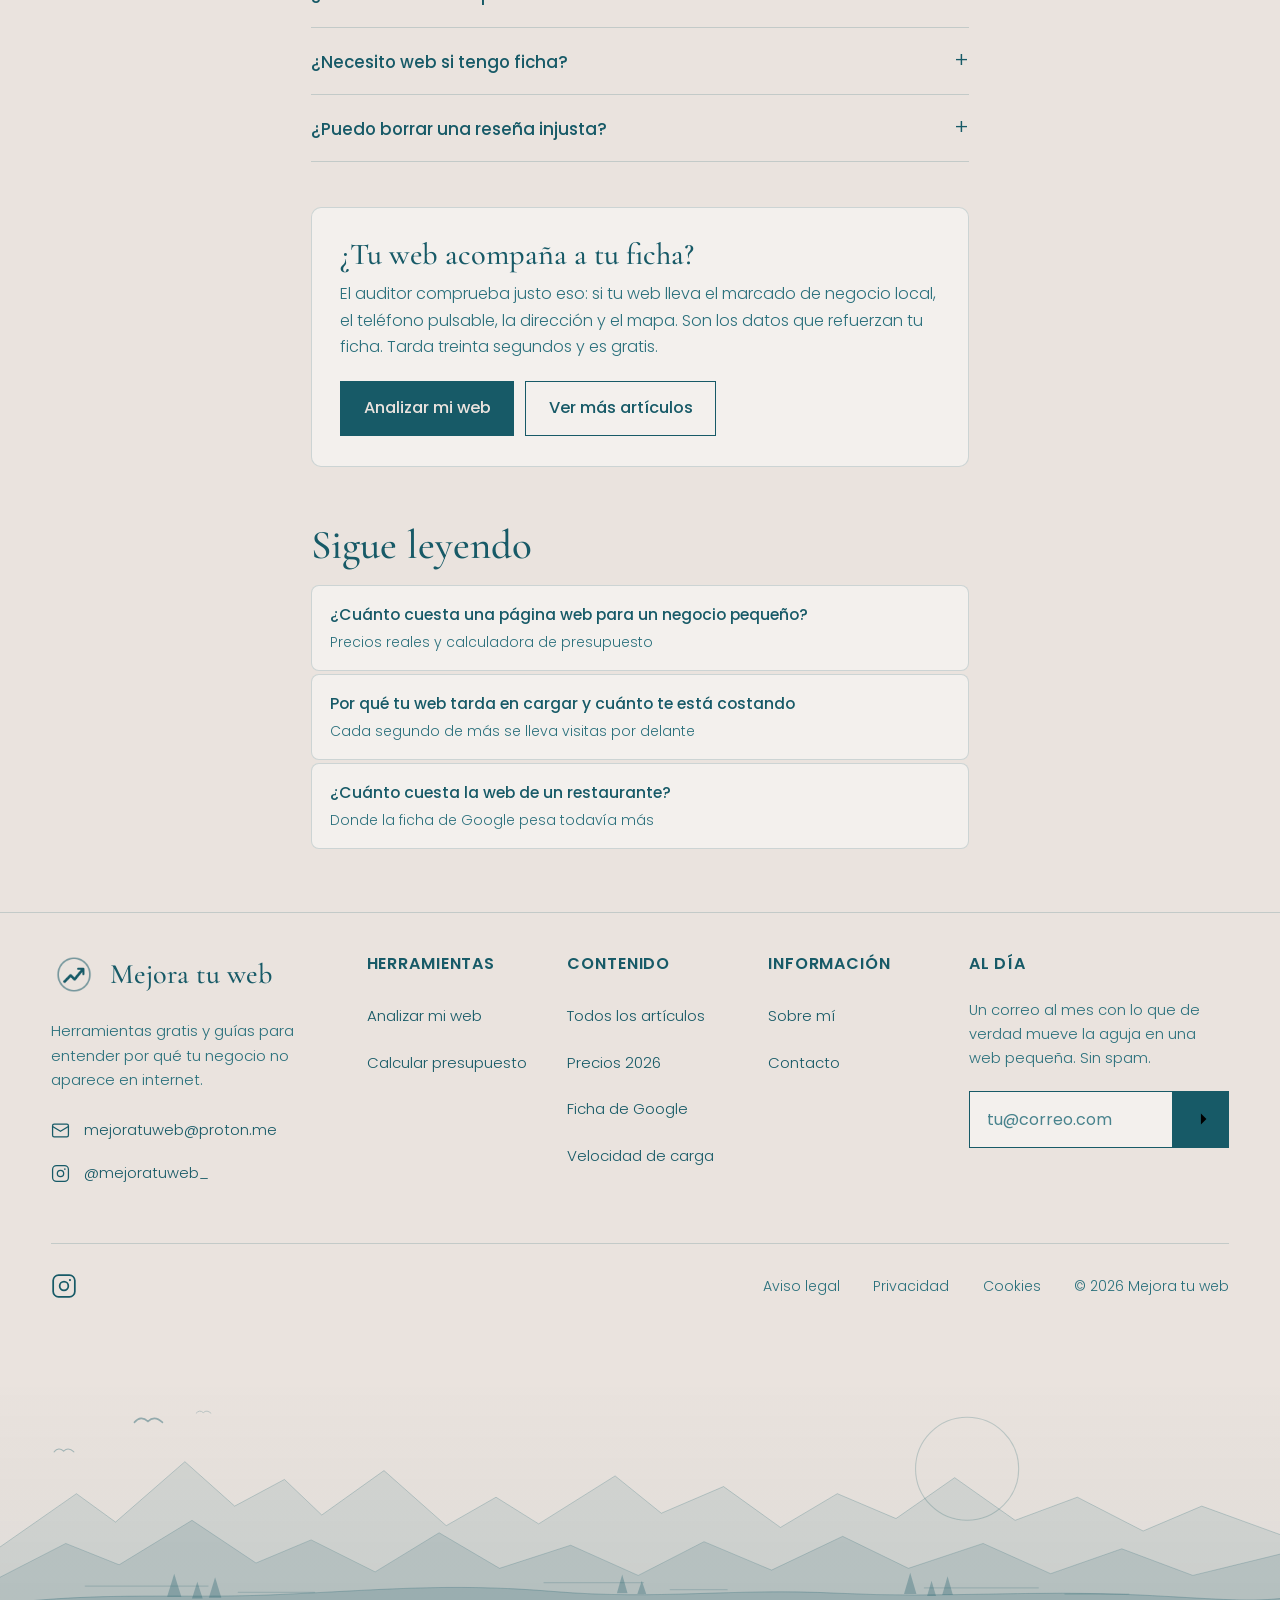
<file: blog/ficha-google-business.html>
<!DOCTYPE html>
<html lang="es">
<head>
<meta charset="utf-8">
<meta name="viewport" content="width=device-width, initial-scale=1">
<title>Qué es la ficha de Google Business y por qué importa más que tu web</title>
<meta name="description" content="La ficha de Google Business es lo que sale en el mapa cuando alguien busca un negocio cerca. Qué es, cómo se crea, qué decide quién aparece primero y los errores que la hunden.">
<link rel="canonical" href="https://mejoratuweb.world/blog/ficha-google-business">

<meta property="og:type" content="article">
<meta property="og:title" content="Qué es la ficha de Google Business y por qué importa más que tu web">
<meta property="og:description" content="Es gratis, sale antes que tu web y decide quién se lleva la llamada. Cómo montarla bien.">
<meta property="og:image" content="https://mejoratuweb.world/img/portada-ficha-google.jpg">

<link rel="icon" href="/img/logo.png">
<link rel="preconnect" href="https://fonts.googleapis.com">
<link rel="preconnect" href="https://fonts.gstatic.com" crossorigin>
<link rel="stylesheet" href="https://fonts.googleapis.com/css2?family=Cormorant+Garamond:wght@400;500;600&family=Poppins:wght@300;400;500;600&display=swap">
<link rel="stylesheet" href="/estilo.css">

<script type="application/ld+json">
{
  "@context":"https://schema.org",
  "@type":"Article",
  "headline":"Qué es la ficha de Google Business y por qué importa más que tu web",
  "author":{"@type":"Organization","name":"Mejora tu web"},
  "datePublished":"2026-09-15",
  "inLanguage":"es-ES"
}
</script>
<script type="application/ld+json">
{
  "@context": "https://schema.org",
  "@type": "WebSite",
  "name": "Mejora tu web",
  "description": "Herramientas gratuitas y contenidos sobre visibilidad web para negocios pequeños.",
  "url": "https://mejoratuweb.world/",
    "sameAs": ["https://instagram.com/mejoratuweb_"],
  "email": "mejoratuweb@proton.me"
}
</script>
<script type="application/ld+json">
{
  "@context": "https://schema.org",
  "@type": "FAQPage",
  "mainEntity": [
    {
      "@type": "Question",
      "name": "¿Puedo tener ficha sin local, trabajando desde casa?",
      "acceptedAnswer": {
        "@type": "Answer",
        "text": "Sí. Se marca como «negocio con zona de servicio»: indicas las zonas a las que vas y tu dirección queda oculta. Es lo normal en electricistas, fontaneros o fotógrafos."
      }
    },
    {
      "@type": "Question",
      "name": "¿Cuánto tarda en aparecer?",
      "acceptedAnswer": {
        "@type": "Answer",
        "text": "Desde la verificación, unos días. Coger posiciones en el mapa es más lento: entre semanas y meses, según la competencia que haya en tu zona."
      }
    },
    {
      "@type": "Question",
      "name": "¿Necesito web si tengo ficha?",
      "acceptedAnswer": {
        "@type": "Answer",
        "text": "Para que te encuentren, no. Para que te elijan, sí. La ficha da nombre, estrellas y teléfono, pero no explica qué haces ni por qué cobras lo que cobras. Ahí es donde la web trabaja, y además es tuya: la ficha depende de las reglas de Google."
      }
    },
    {
      "@type": "Question",
      "name": "¿Puedo borrar una reseña injusta?",
      "acceptedAnswer": {
        "@type": "Answer",
        "text": "Tú no. Puedes reportarla si incumple las normas —insultos, spam, competencia— y Google decide. Si es simplemente una crítica negativa pero real, no se borra: se responde."
      }
    }
  ]
}
</script>
</head>
<body>
<div class="barra">
<nav class="nav">
  <a class="marca" href="/"><img src="/img/logo.png" alt="" width="120" height="120">Mejora tu web</a>
  <ul>
    <li><a href="/presupuesto">Presupuesto</a></li>
    <li><a href="/blog" aria-current="page">Blog</a></li>
    <li><a href="/sobre-mi">Sobre mí</a></li>
    <li><a href="/contacto">Contacto</a></li>
  </ul>
</nav>
</div>

<div class="wrap">

<article>

<header class="rv">
  <p class="eyebrow">Negocio local · Visibilidad</p>
  <h1>Qué es la ficha de Google Business y por qué importa más que tu web</h1>
  <p class="lede">Es gratis, se monta en una tarde y sale <strong>por encima</strong> de tu página en los resultados. Si vives de clientes de tu zona, esta es la pieza que más te va a mover la aguja.</p>
  <div class="byline">
    <span>Mejora tu web</span>
    <span>Actualizado en septiembre de 2026</span>
    <span>8 min de lectura</span>
  </div>
</header>

<div class="rv tldr">
  <h2>La respuesta corta</h2>
  <p>La ficha de Google Business es <strong>el recuadro con tu nombre, tus estrellas, tu horario y el botón de llamar</strong> que aparece cuando alguien te busca o busca «algo cerca de mí».</p>
  <p>Es <strong>gratis</strong>, la controlas tú, y en búsquedas locales <strong>sale antes que cualquier web</strong>, incluida la tuya.</p>
</div>

<p>Imagina a alguien con hambre, a las dos de la tarde, en tu calle, buscando «restaurantes cerca». Lo que ve primero en el móvil no es una lista de webs. Es un mapa con tres negocios, sus estrellas y un botón de «Cómo llegar».</p>

<p>Ese bloque se llama <strong>paquete local</strong>, y ocupa casi toda la pantalla antes de que aparezca ni un solo resultado normal. Estar dentro o no estar es la diferencia entre que te llamen o que llamen al de enfrente.</p>

<p>Y para estar dentro no hace falta web. Hace falta ficha.</p>

<!-- ANUNCIO 1 -->
<div class="ad" data-anuncio hidden><!-- Aquí irá el bloque de AdSense cuando aprueben la cuenta. Hasta entonces va oculto: una web con recuadros vacíos que ponen "hueco de anuncio" parece sin terminar, y eso lo penaliza la revisión. --></div>

<h2>Ficha y web no compiten: hacen cosas distintas</h2>

<div class="rv tw">
<table>
  <thead>
    <tr><th></th><th>La ficha</th><th>Tu web</th></tr>
  </thead>
  <tbody>
    <tr><td><strong>Qué hace</strong></td><td>Que te <em>encuentren</em></td><td>Que te <em>elijan</em></td></tr>
    <tr><td><strong>Dónde sale</strong></td><td>Mapa y parte de arriba</td><td>Más abajo, entre otros resultados</td></tr>
    <tr><td><strong>Coste</strong></td><td class="price">0 €</td><td class="price">400-4.000 €</td></tr>
    <tr><td><strong>Cuánto tardas</strong></td><td>Una tarde + validación</td><td>2-8 semanas</td></tr>
    <tr><td><strong>Quién manda</strong></td><td>Google, con tus datos</td><td>Tú, del todo</td></tr>
  </tbody>
</table>
</div>

<p>La ficha te pone delante de alguien que busca <em>ahora</em>. La web le convence de que eres tú y no el de al lado, porque ahí caben tus servicios, tus precios y tu forma de trabajar.</p>

<p><strong>Si tuvieras que elegir una sola y vives de clientes del barrio, elige la ficha.</strong> Pero es que no tienes que elegir: la ficha es gratis, así que lo sensato es tener las dos y enlazarlas entre sí.</p>

<h2>Cómo crearla, paso a paso</h2>

<ol>
  <li><strong>Entra en <code>business.google.com</code></strong> con la cuenta de Google del negocio. Si no tienes una separada, créala: no mezcles la personal.</li>
  <li><strong>Busca tu negocio.</strong> Puede que ya exista sin que tú lo sepas: Google crea fichas automáticas a partir de datos públicos y de lo que reporta la gente. Si aparece, reclámala en vez de crear otra.</li>
  <li><strong>Elige la categoría principal.</strong> Sé específico: «Peluquería de señoras» funciona mejor que «Salón de belleza». Esta decisión pesa muchísimo y se puede cambiar después.</li>
  <li><strong>Pon la dirección exacta.</strong> Si trabajas a domicilio y no recibes clientes, marca la zona de servicio y oculta la dirección.</li>
  <li><strong>Verifica.</strong> Google te manda una postal con un código, o te ofrece vídeo o teléfono según el caso. Tarda entre unos días y dos semanas. <strong>Hasta que no verifiques, la ficha no sale.</strong></li>
</ol>

<div class="rv flag">
  <span class="mk">Ojo</span>
  <p>Los datos que pongas —nombre, dirección y teléfono— deben ser <strong>idénticos</strong> a los de tu web, tu Instagram y cualquier directorio donde aparezcas. «C/ Mayor 14» y «Calle Mayor, 14» son distintos para Google, y la incoherencia te resta posiciones.</p>
</div>

<h2>Qué decide quién sale primero</h2>

<p>Google lo resume en tres factores, y tú puedes influir en los tres:</p>

<h3>Distancia</h3>
<p>Lo cerca que estás de quien busca. Es el único que no controlas — salvo que te mudes.</p>

<h3>Relevancia</h3>
<p>Cuánto encaja tu ficha con lo que han buscado. <strong>Aquí sí mandas tú</strong>, y es donde casi nadie trabaja:</p>
<ul>
  <li>Categoría principal bien elegida, más las secundarias que apliquen</li>
  <li>Descripción que use las palabras que la gente busca de verdad</li>
  <li>La lista de servicios rellenada, uno a uno</li>
  <li>Atributos: terraza, accesible, wifi, aparcamiento, reservas</li>
</ul>

<h3>Prominencia</h3>
<p>Cómo de conocido eres. Se construye con:</p>
<ul>
  <li><strong>Reseñas.</strong> Cantidad, nota media y —esto se ignora mucho— <strong>que respondas a todas</strong>.</li>
  <li><strong>Fotos.</strong> Las fichas con fotos reciben bastantes más clics y peticiones de ruta.</li>
  <li><strong>Menciones</strong> de tu negocio en otras webs y directorios.</li>
  <li><strong>Tu web enlazada</strong> desde la ficha.</li>
</ul>

<!-- ANUNCIO 2 -->
<div class="ad" data-anuncio hidden><!-- Aquí irá el bloque de AdSense cuando aprueben la cuenta. Hasta entonces va oculto: una web con recuadros vacíos que ponen "hueco de anuncio" parece sin terminar, y eso lo penaliza la revisión. --></div>

<h2>Las reseñas: lo que más pesa y lo que peor se lleva</h2>

<p>Pedir reseñas da apuro, pero es lo que más mueve. Tres cosas que funcionan:</p>

<ul>
  <li><strong>Pídelas en el momento bueno.</strong> Justo cuando el cliente está contento: al pagar, al acabar el servicio, al recoger el pedido.</li>
  <li><strong>Pónselo fácil.</strong> Google te da un enlace corto para reseñas desde el panel. Conviértelo en un QR, imprímelo y ponlo en el mostrador o en la mesa.</li>
  <li><strong>Responde a todas.</strong> A las buenas con dos líneas. A las malas, con calma y ofreciendo solución.</li>
</ul>

<div class="rv flag">
  <span class="mk">Clave</span>
  <p>Una reseña mala bien respondida <strong>vende más que no tenerla</strong>. El que la lee no está juzgando el problema: está viendo cómo tratas a alguien cuando algo sale mal. Un perfil con 4,6 y respuestas cuidadas transmite más confianza que uno con 5,0 clavado y silencio.</p>
</div>

<p>Y lo que <strong>no</strong> debes hacer: comprarlas, pedírselas a familiares que no han venido nunca, u ofrecer descuento a cambio. Google lo detecta, borra las reseñas y puede suspenderte la ficha entera.</p>

<h2>Cinco errores que hunden una ficha</h2>

<ul class="rv alarms">
  <li><b>Meter palabras clave en el nombre</b>«Peluquería Ana | Mejor peluquería de Valencia» incumple las normas de Google. Cualquiera puede reportarlo y te la suspenden. El nombre es el nombre.</li>
  <li><b>Horarios sin actualizar</b>Sobre todo festivos y vacaciones. Que alguien se plante en tu puerta y esté cerrado genera reseñas de una estrella.</li>
  <li><b>Cero fotos, o cuatro del primer día</b>La ficha se ve muerta. Sube fotos cada pocas semanas: producto, local, equipo trabajando.</li>
  <li><b>Dos fichas del mismo negocio</b>Pasa al crear una nueva sin reclamar la que ya existía. Las dos se reparten las reseñas y ninguna posiciona. Hay que fusionarlas.</li>
  <li><b>Crearla y no volver</b>Google premia la actividad. Una ficha sin tocar en dos años pierde posiciones frente a una que se mueve.</li>
</ul>

<h2>Preguntas frecuentes</h2>

<details>
  <summary>¿Puedo tener ficha sin local, trabajando desde casa?</summary>
  <p>Sí. Se marca como «negocio con zona de servicio»: indicas las zonas a las que vas y tu dirección queda oculta. Es lo normal en electricistas, fontaneros o fotógrafos.</p>
</details>
<details>
  <summary>¿Cuánto tarda en aparecer?</summary>
  <p>Desde la verificación, unos días. Coger posiciones en el mapa es más lento: entre semanas y meses, según la competencia que haya en tu zona.</p>
</details>
<details>
  <summary>¿Necesito web si tengo ficha?</summary>
  <p>Para que te encuentren, no. Para que te elijan, sí. La ficha da nombre, estrellas y teléfono, pero no explica qué haces ni por qué cobras lo que cobras. Ahí es donde la web trabaja, y además es tuya: la ficha depende de las reglas de Google.</p>
</details>
<details>
  <summary>¿Puedo borrar una reseña injusta?</summary>
  <p>Tú no. Puedes reportarla si incumple las normas —insultos, spam, competencia— y Google decide. Si es simplemente una crítica negativa pero real, no se borra: se responde.</p>
</details>

<div class="rv cta">
  <h2>¿Tu web acompaña a tu ficha?</h2>
  <p>El auditor comprueba justo eso: si tu web lleva el marcado de negocio local, el teléfono pulsable, la dirección y el mapa. Son los datos que refuerzan tu ficha. Tarda treinta segundos y es gratis.</p>
  <div class="btns">
    <a class="btn" href="/">Analizar mi web</a>
    <a class="btn-ghost" href="/blog">Ver más artículos</a>
  </div>
</div>

<h2>Sigue leyendo</h2>

<ul class="rv more">
  <li><a href="/blog/precio-web-negocio-pequeno">¿Cuánto cuesta una página web para un negocio pequeño?<span class="sub">Precios reales y calculadora de presupuesto</span></a></li>
  <li><a href="/blog/velocidad-web">Por qué tu web tarda en cargar y cuánto te está costando<span class="sub">Cada segundo de más se lleva visitas por delante</span></a></li>
  <li><a href="/blog/precio-web-restaurante">¿Cuánto cuesta la web de un restaurante?<span class="sub">Donde la ficha de Google pesa todavía más</span></a></li>
</ul>

</article>

</div>

<footer class="pie">
<div class="wrap-wide">

  <div class="pie-grid">

    <div class="pie-marca">
      <div class="pie-lockup"><img src="/img/logo.png" alt="" width="120" height="120"><span>Mejora tu web</span></div>
      <p class="pie-blurb">Herramientas gratis y guías para entender por qué tu negocio no aparece en internet.</p>
      <ul class="contacto-lista">
        <li><svg viewBox="0 0 24 24" aria-hidden="true" stroke-linecap="round" stroke-linejoin="round"><rect x="2" y="4" width="20" height="16" rx="2"/><path d="m22 7-10 6L2 7"/></svg><a href="mailto:mejoratuweb@proton.me">mejoratuweb@proton.me</a></li>
        <li><svg viewBox="0 0 24 24" aria-hidden="true" stroke-linecap="round" stroke-linejoin="round"><rect x="2" y="2" width="20" height="20" rx="5"/><circle cx="12" cy="12" r="4"/><circle cx="17.5" cy="6.5" r="1" fill="currentColor" stroke="none"/></svg><a href="https://instagram.com/mejoratuweb_" target="_blank" rel="noopener">@mejoratuweb_</a></li>
      </ul>
    </div>

    <nav class="pie-col" aria-label="Herramientas">
      <h3>Herramientas</h3>
      <ul>
        <li><a href="/">Analizar mi web</a></li>
        <li><a href="/presupuesto">Calcular presupuesto</a></li>
      </ul>
    </nav>

    <nav class="pie-col" aria-label="Contenido">
      <h3>Contenido</h3>
      <ul>
        <li><a href="/blog">Todos los artículos</a></li>
        <li><a href="/blog/precio-web-negocio-pequeno">Precios 2026</a></li>
        <li><a href="/blog/ficha-google-business">Ficha de Google</a></li>
        <li><a href="/blog/velocidad-web">Velocidad de carga</a></li>
      </ul>
    </nav>

    <nav class="pie-col" aria-label="Información">
      <h3>Información</h3>
      <ul>
        <li><a href="/sobre-mi">Sobre mí</a></li>
        <li><a href="/contacto">Contacto</a></li>
      </ul>
    </nav>

    <div class="pie-boletin">
      <h3>Al día</h3>
      <p>Un correo al mes con lo que de verdad mueve la aguja en una web pequeña. Sin spam.</p>
      <form class="suscribe" name="boletin" method="POST" data-netlify="true" action="/gracias">
        <input type="hidden" name="form-name" value="boletin">
        <label class="sr-only" for="nl-email">Tu correo electrónico</label>
        <input id="nl-email" type="email" name="email" placeholder="tu@correo.com"
               autocomplete="email" required>
        <button type="submit" aria-label="Suscribirme"><svg viewBox="0 0 24 24" aria-hidden="true" stroke-linecap="round" stroke-linejoin="round"><path d="M4 12h15M13 6l6 6-6 6"/></svg></button>
      </form>
    </div>

  </div>

  <div class="pie-bajo">
    <div class="pie-social">
      <a href="https://instagram.com/mejoratuweb_" target="_blank" rel="noopener" aria-label="Instagram"><svg viewBox="0 0 24 24" aria-hidden="true" stroke-linecap="round" stroke-linejoin="round"><rect x="2" y="2" width="20" height="20" rx="5"/><circle cx="12" cy="12" r="4"/><circle cx="17.5" cy="6.5" r="1" fill="currentColor" stroke="none"/></svg></a>
    </div>
    <nav class="pie-legal" aria-label="Legal">
      <a href="/aviso-legal">Aviso legal</a>
      <a href="/politica-de-privacidad">Privacidad</a>
      <a href="/politica-de-cookies">Cookies</a>
      <span>&copy; 2026 Mejora tu web</span>
    </nav>
  </div>

</div>
</footer>
<script src="/ambiente.js" defer></script>
</body>
</html>
</file>
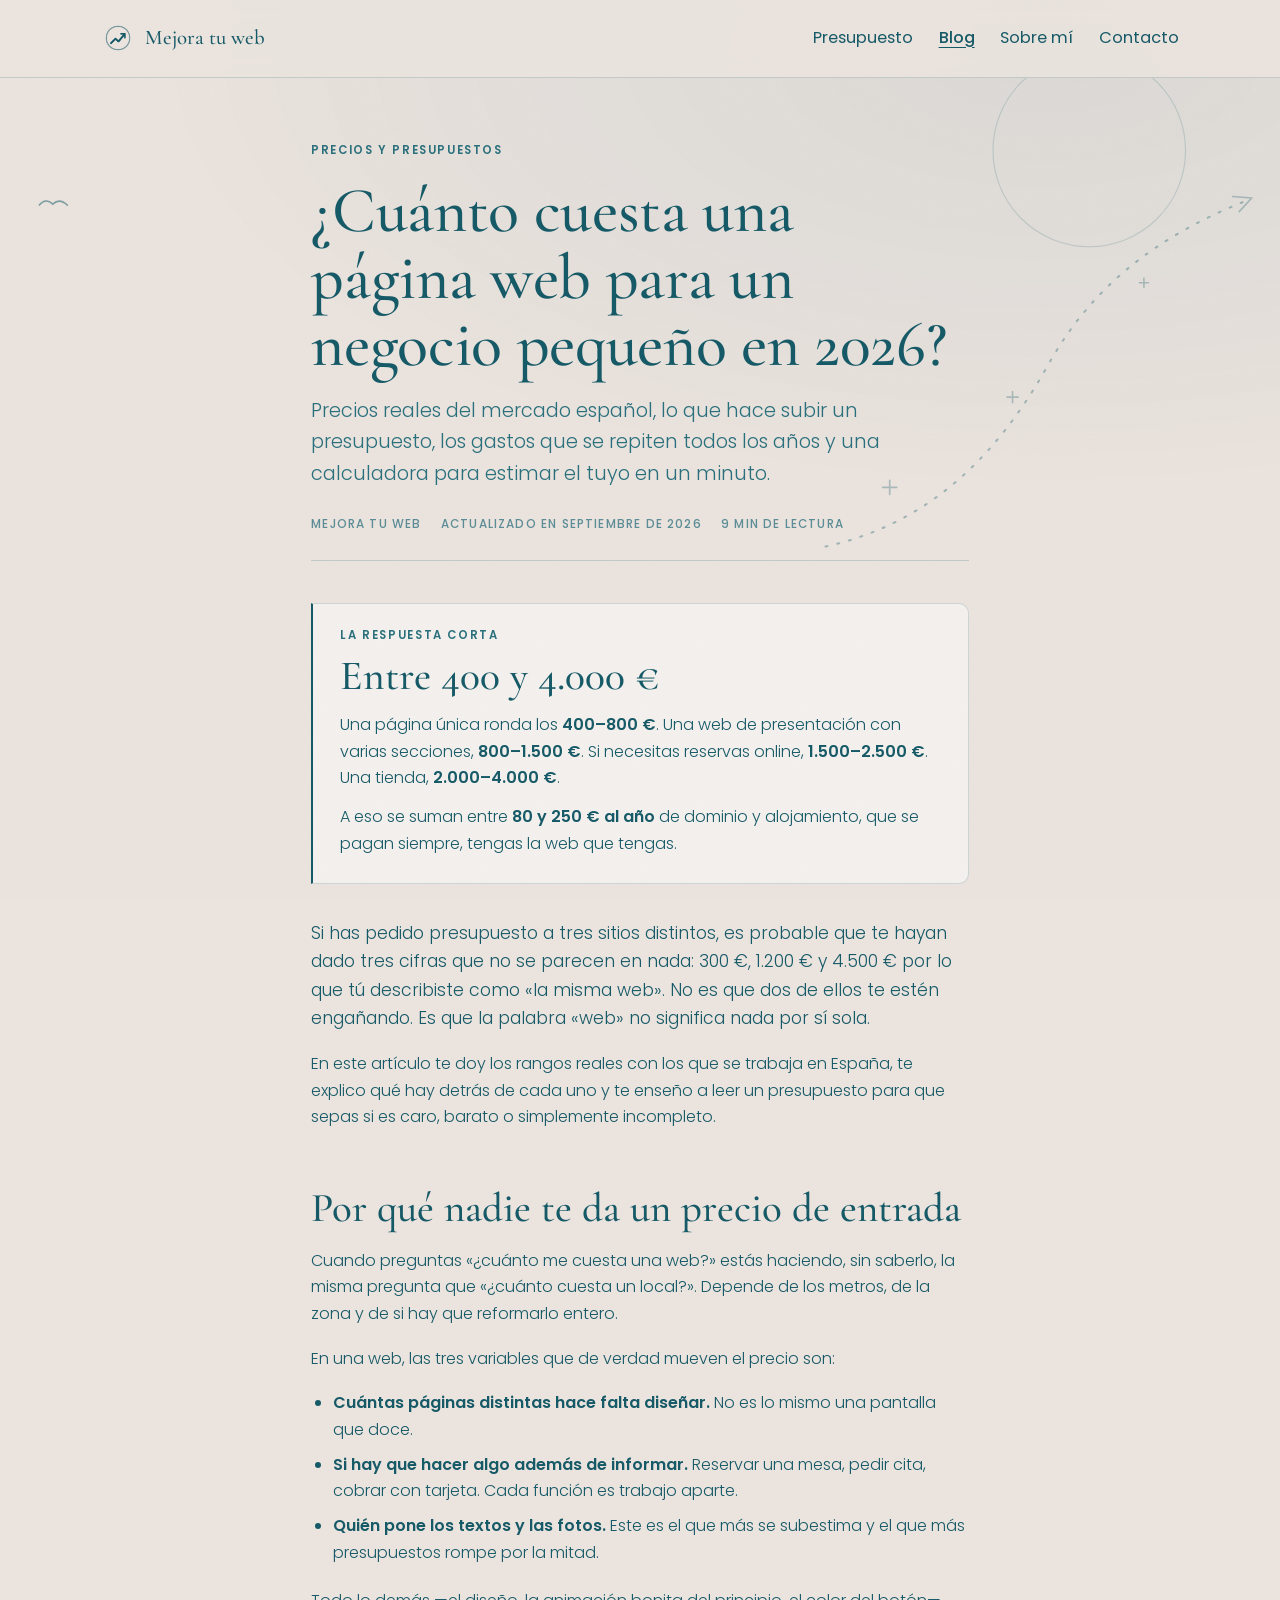
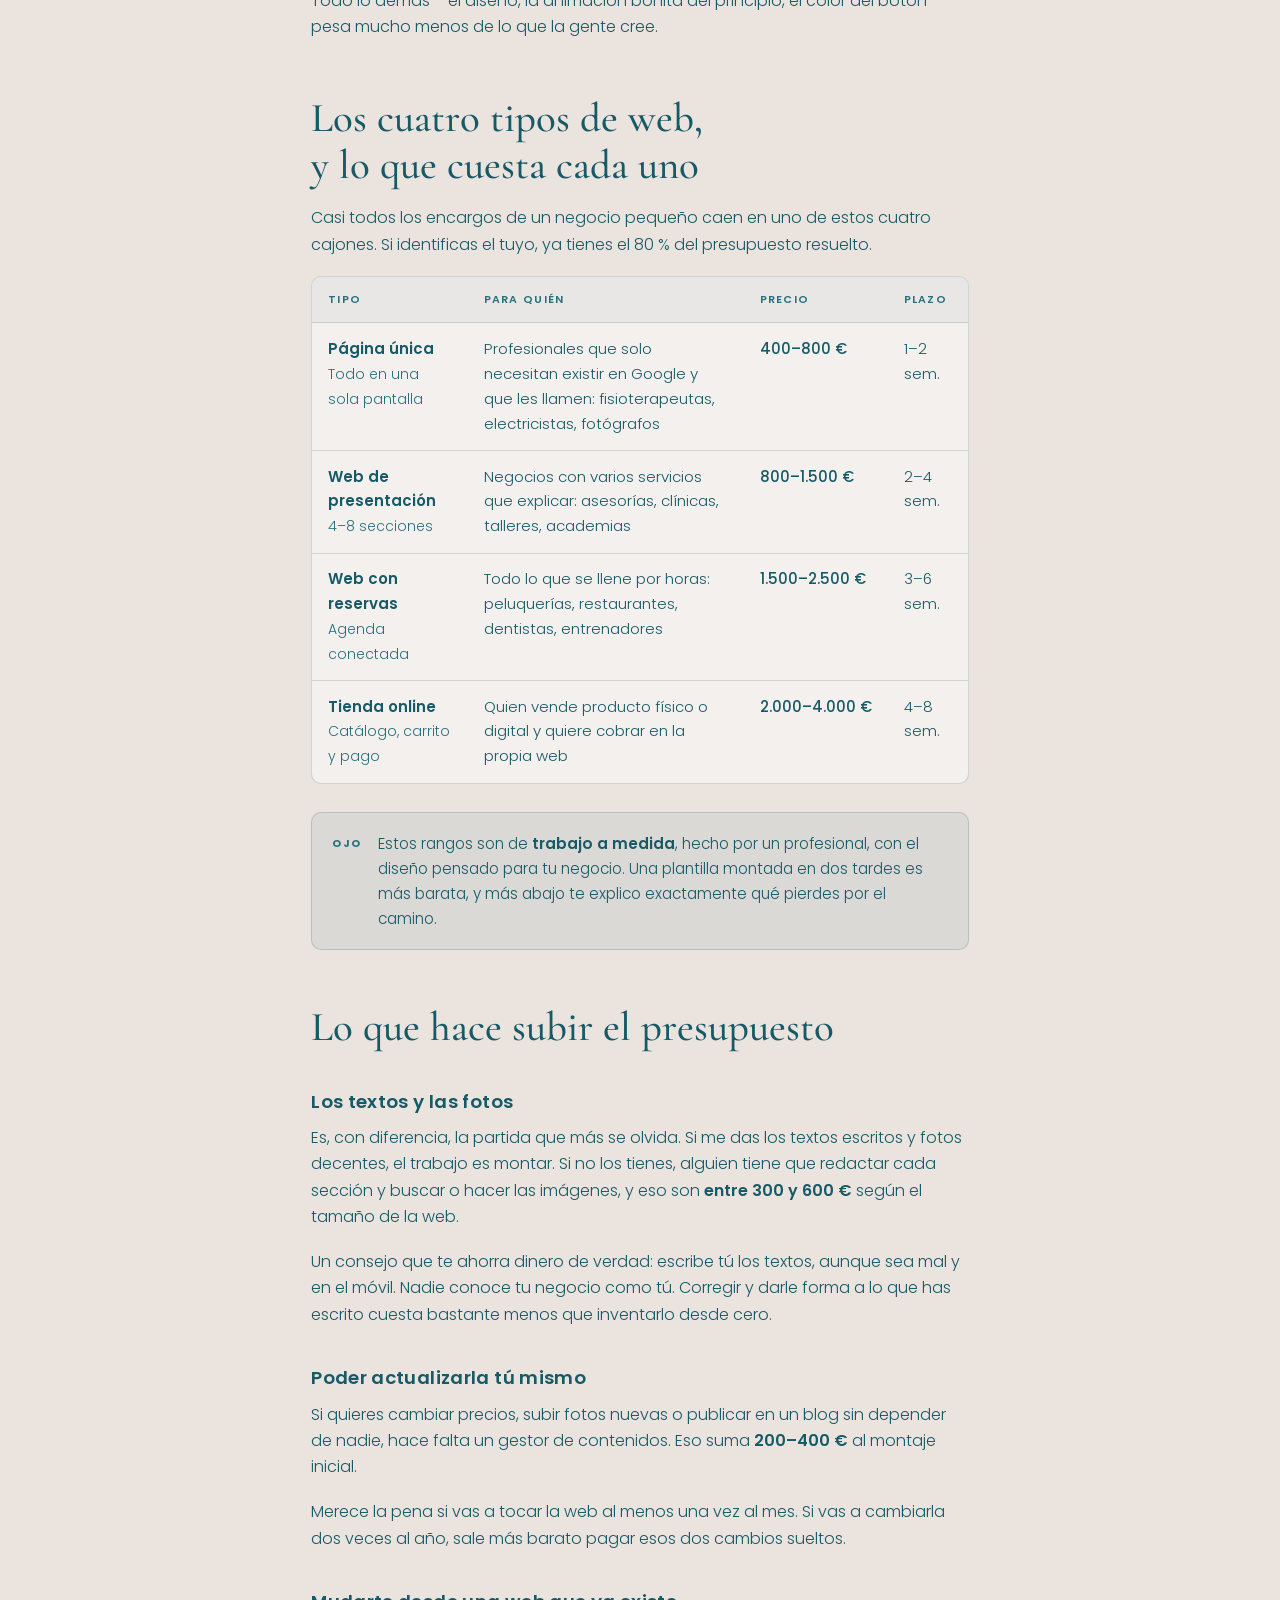
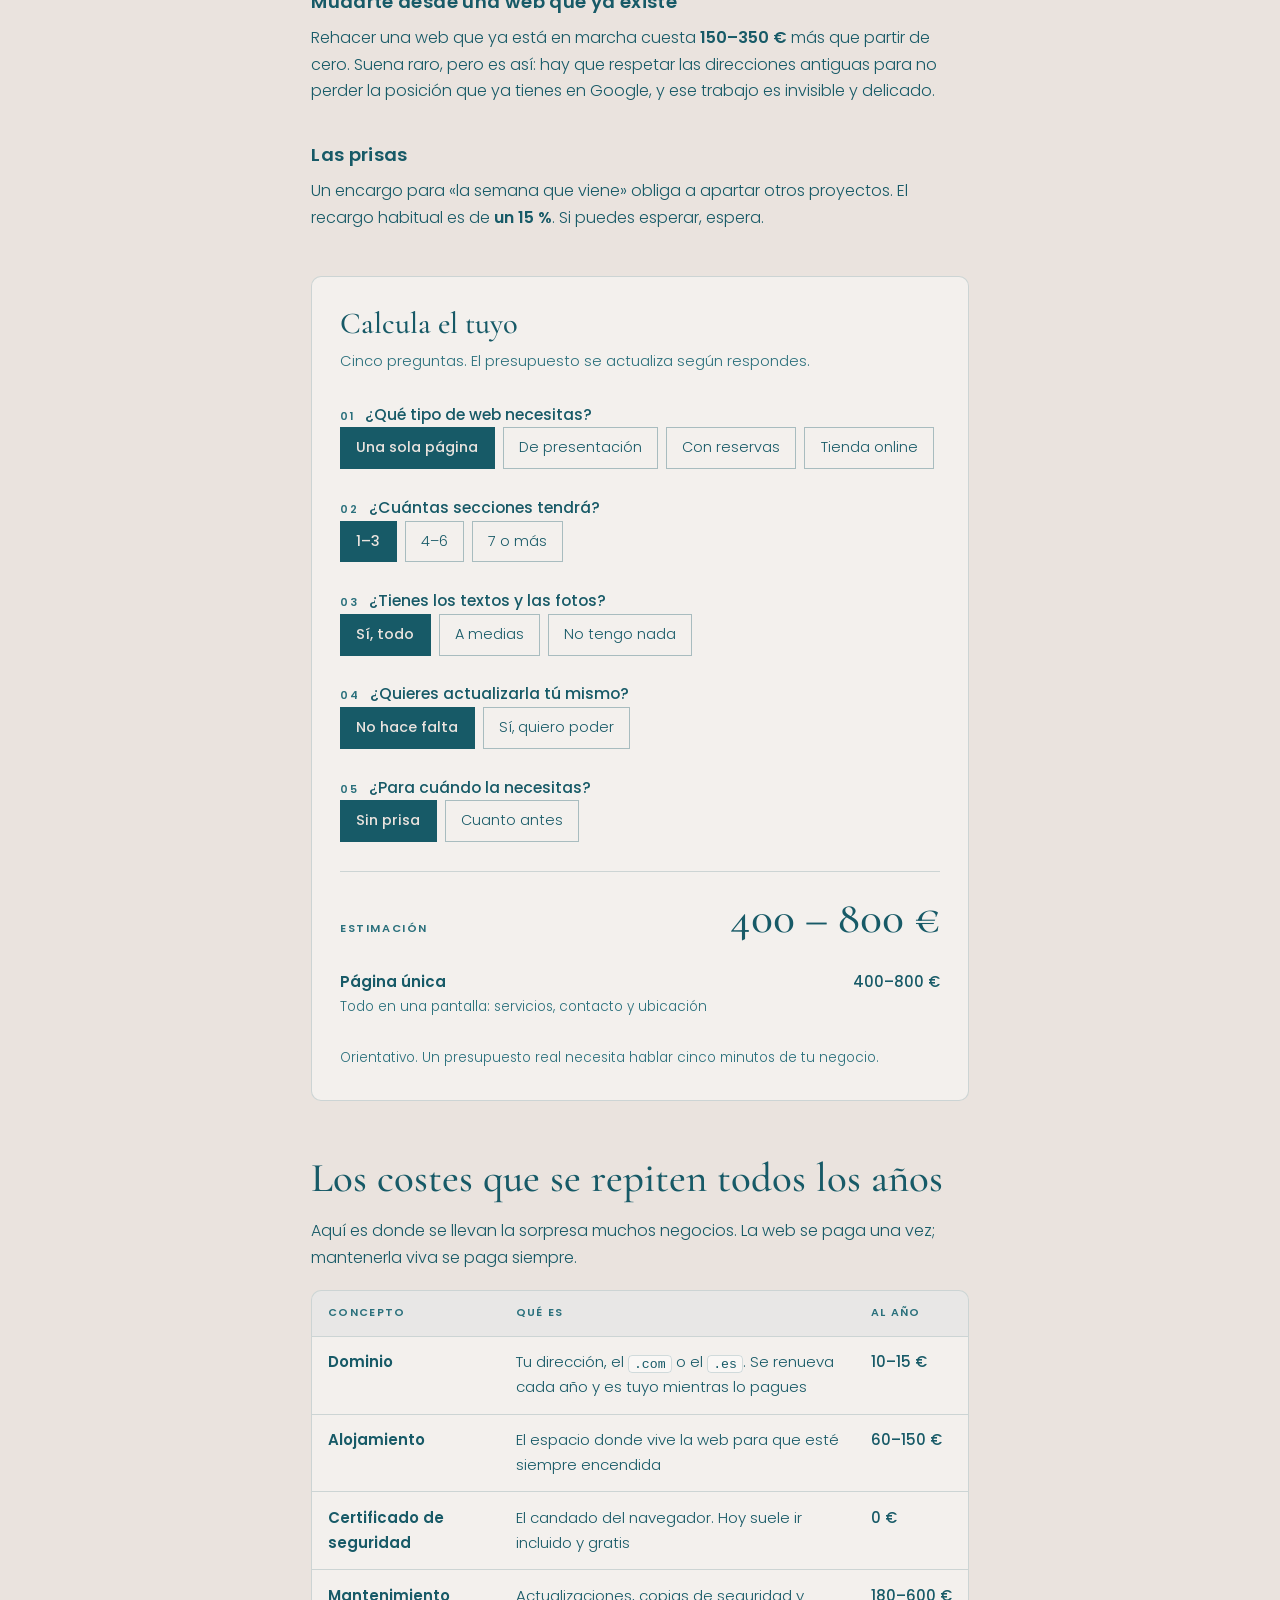
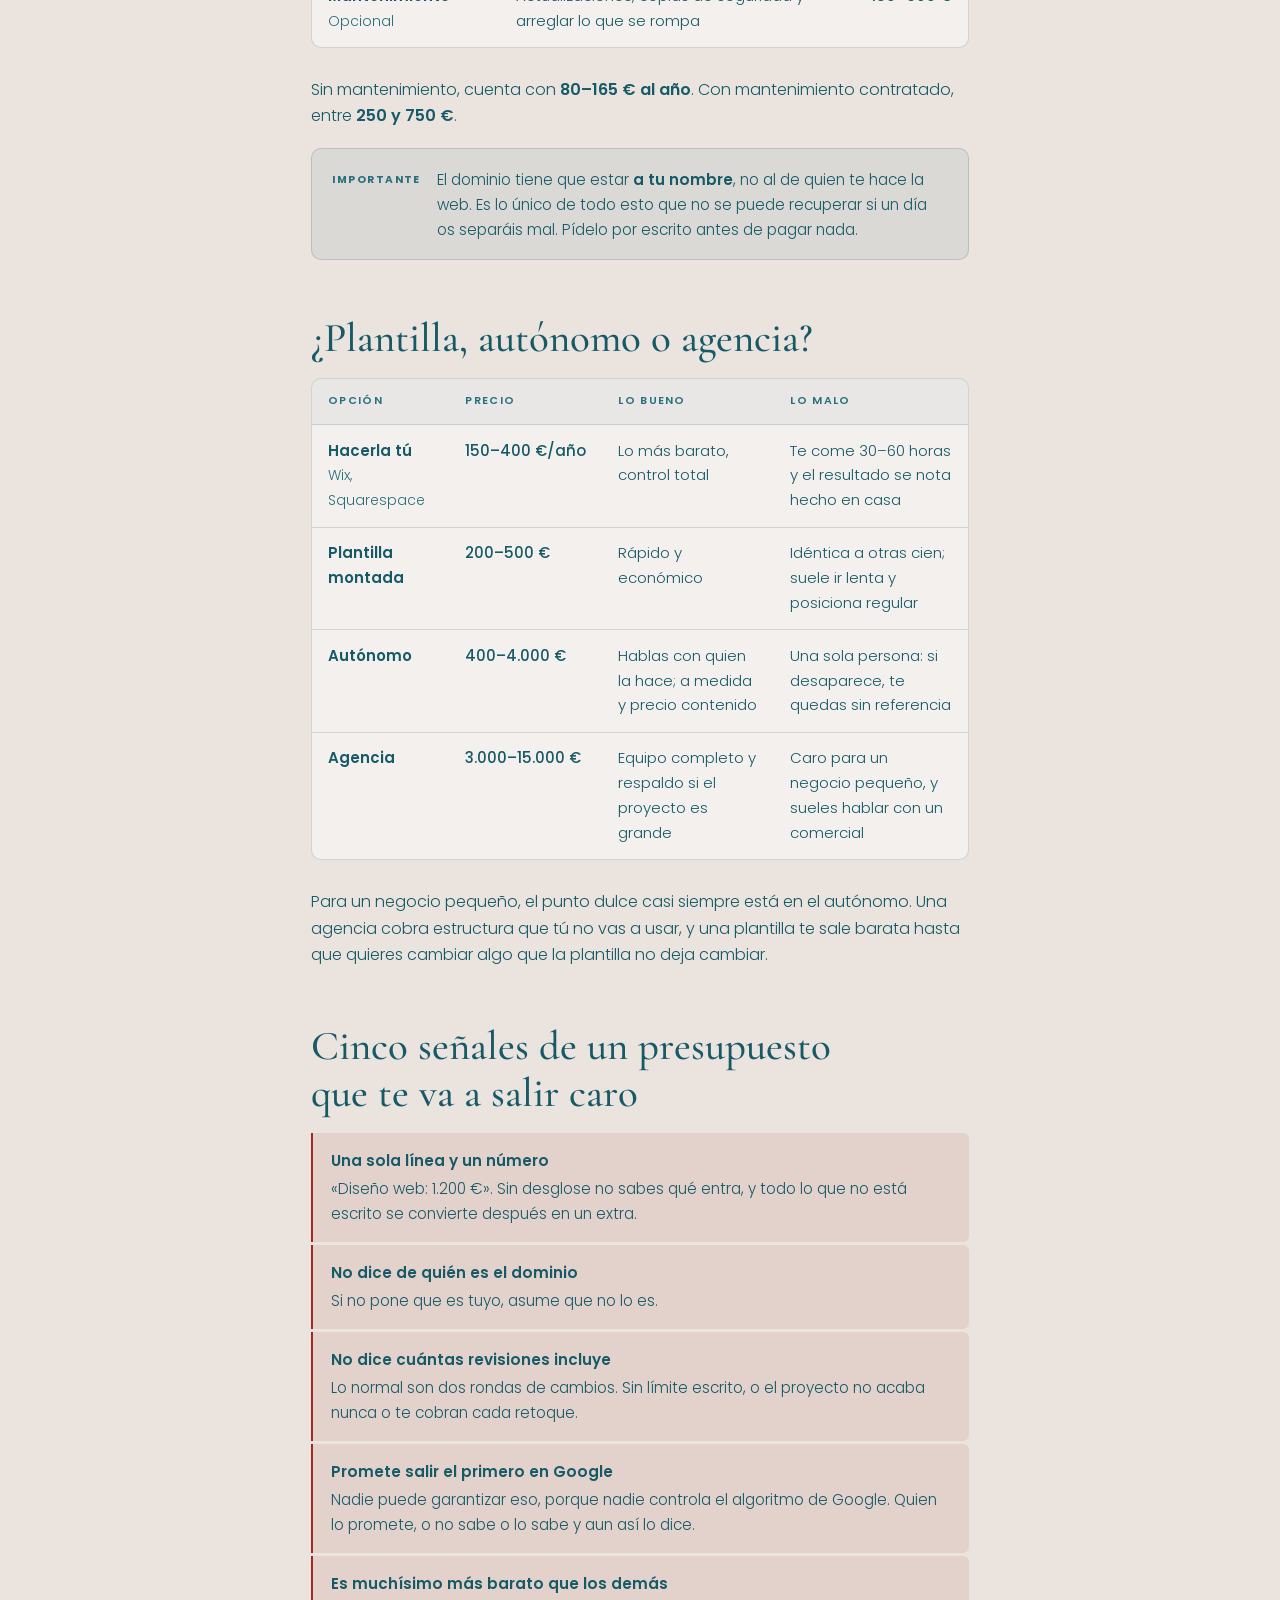
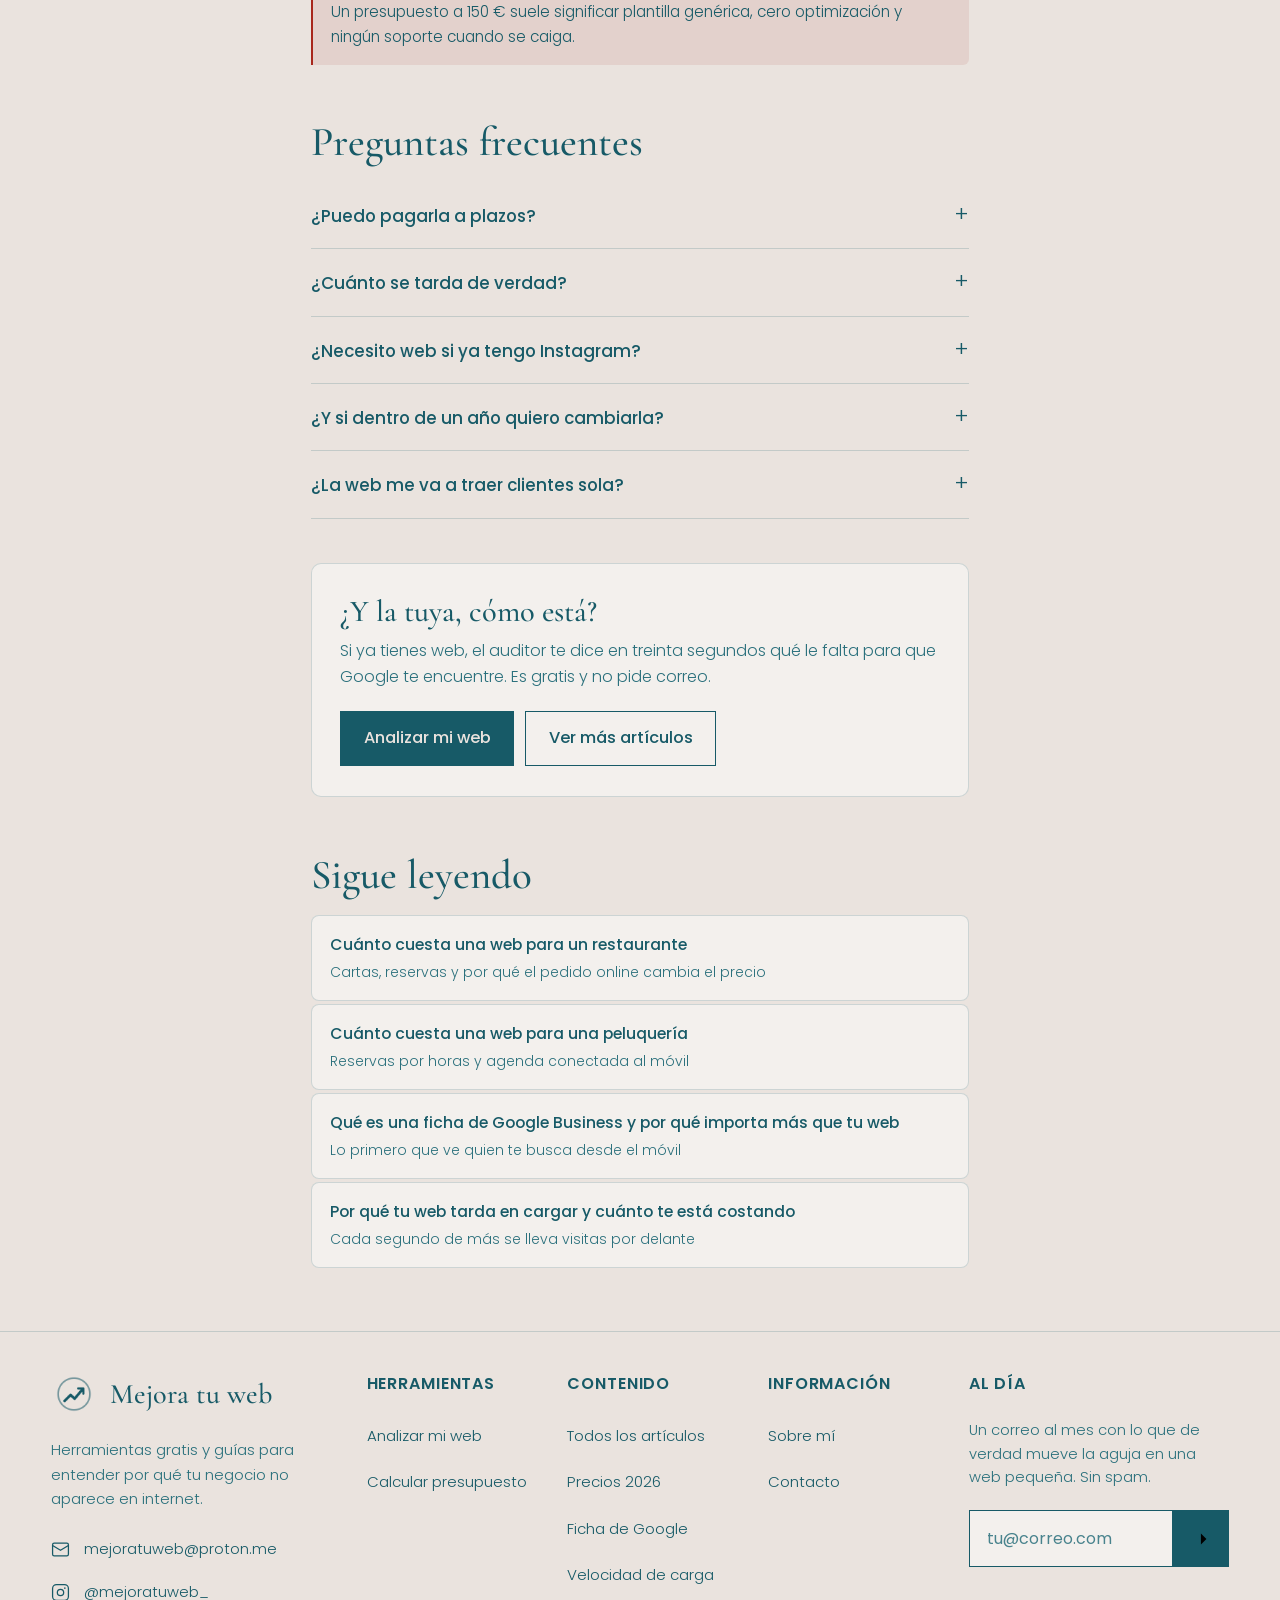
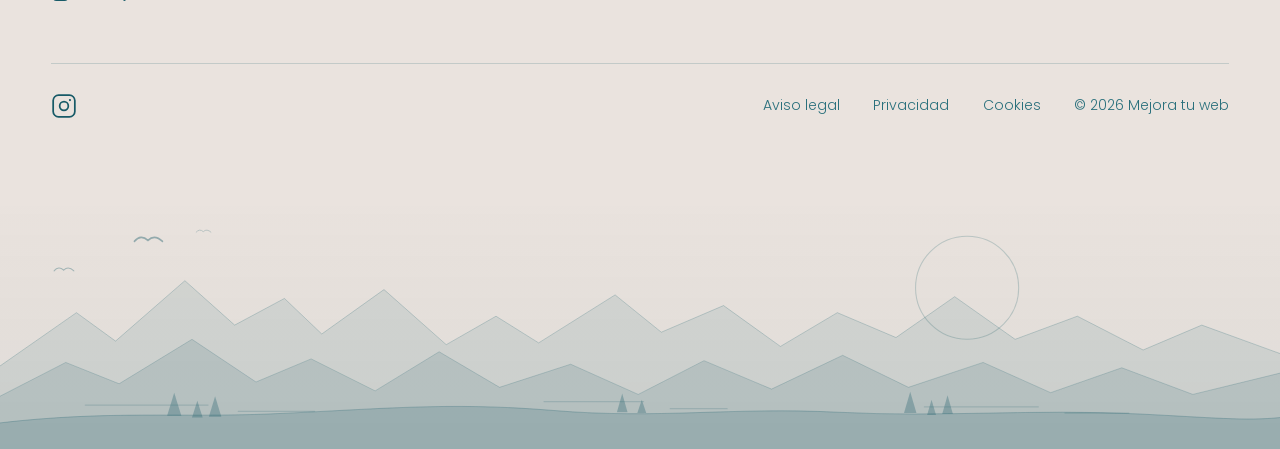
<file: blog/precio-web-negocio-pequeno.html>
<!DOCTYPE html>
<html lang="es">
<head>
<meta charset="utf-8">
<meta name="viewport" content="width=device-width, initial-scale=1">
<title>¿Cuánto cuesta una página web para un negocio pequeño en 2026?</title>
<meta name="description" content="Precios reales de una página web para un negocio pequeño en España: cuatro tipos de web, lo que sube el presupuesto, los costes que se repiten cada año y una calculadora para estimar el tuyo.">
<link rel="canonical" href="https://mejoratuweb.world/blog/precio-web-negocio-pequeno">

<meta property="og:type" content="article">
<meta property="og:title" content="¿Cuánto cuesta una página web para un negocio pequeño en 2026?">
<meta property="og:description" content="Precios reales, los costes anuales que nadie te cuenta y una calculadora para estimar el tuyo.">
<meta property="og:image" content="https://mejoratuweb.world/img/portada-precios.jpg">

<link rel="icon" href="/img/logo.png">
<link rel="preconnect" href="https://fonts.googleapis.com">
<link rel="preconnect" href="https://fonts.gstatic.com" crossorigin>
<link rel="stylesheet" href="https://fonts.googleapis.com/css2?family=Cormorant+Garamond:wght@400;500;600&family=Poppins:wght@300;400;500;600&display=swap">
<link rel="stylesheet" href="/estilo.css">

<script type="application/ld+json">
{
  "@context":"https://schema.org",
  "@type":"Article",
  "headline":"¿Cuánto cuesta una página web para un negocio pequeño en 2026?",
  "author":{"@type":"Organization","name":"Mejora tu web"},
  "datePublished":"2026-09-15",
  "inLanguage":"es-ES"
}
</script>
<script type="application/ld+json">
{
  "@context": "https://schema.org",
  "@type": "WebSite",
  "name": "Mejora tu web",
  "description": "Herramientas gratuitas y contenidos sobre visibilidad web para negocios pequeños.",
  "url": "https://mejoratuweb.world/",
    "sameAs": ["https://instagram.com/mejoratuweb_"],
  "email": "mejoratuweb@proton.me"
}
</script>
<script type="application/ld+json">
{
  "@context": "https://schema.org",
  "@type": "FAQPage",
  "mainEntity": [
    {
      "@type": "Question",
      "name": "¿Puedo pagarla a plazos?",
      "acceptedAnswer": {
        "@type": "Answer",
        "text": "Es lo habitual. Lo normal es 50 % al empezar y 50 % al entregar. En proyectos grandes se reparte en tres pagos. Desconfía de quien te pida el 100 % por adelantado."
      }
    },
    {
      "@type": "Question",
      "name": "¿Cuánto se tarda de verdad?",
      "acceptedAnswer": {
        "@type": "Answer",
        "text": "Entre una y ocho semanas según el tipo. Y el plazo depende de ti más de lo que crees: los proyectos se retrasan casi siempre esperando textos y fotos del cliente, no por el desarrollo."
      }
    },
    {
      "@type": "Question",
      "name": "¿Necesito web si ya tengo Instagram?",
      "acceptedAnswer": {
        "@type": "Answer",
        "text": "Instagram te da audiencia, pero no es tuyo: cambian el algoritmo, te suspenden la cuenta y lo pierdes todo. Y sobre todo, quien busca «dentista en [tu ciudad]» en Google no te va a encontrar en Instagram. La ficha de Google Business y una web son lo que te hace aparecer en ese momento."
      }
    },
    {
      "@type": "Question",
      "name": "¿Y si dentro de un año quiero cambiarla?",
      "acceptedAnswer": {
        "@type": "Answer",
        "text": "Si está bien hecha, añadir secciones es barato. Rehacerla entera vuelve a costar lo mismo. Por eso conviene definir bien desde el principio hacia dónde va el negocio."
      }
    },
    {
      "@type": "Question",
      "name": "¿La web me va a traer clientes sola?",
      "acceptedAnswer": {
        "@type": "Answer",
        "text": "No. Una web es la tienda; el escaparate a la calle es el posicionamiento. Sin trabajar la ficha de Google, las reseñas y algo de contenido, tendrás una web preciosa que no visita nadie."
      }
    }
  ]
}
</script>
</head>
<body>
<div class="barra">
<nav class="nav">
  <a class="marca" href="/"><img src="/img/logo.png" alt="" width="120" height="120">Mejora tu web</a>
  <ul>
    <li><a href="/presupuesto">Presupuesto</a></li>
    <li><a href="/blog" aria-current="page">Blog</a></li>
    <li><a href="/sobre-mi">Sobre mí</a></li>
    <li><a href="/contacto">Contacto</a></li>
  </ul>
</nav>
</div>

<div class="wrap">

<article>

<header class="rv">
  <p class="eyebrow">Precios y presupuestos</p>
  <h1>¿Cuánto cuesta una página web para un negocio pequeño en 2026?</h1>
  <p class="lede">Precios reales del mercado español, lo que hace subir un presupuesto, los gastos que se repiten todos los años y una calculadora para estimar el tuyo en un minuto.</p>
  <div class="byline">
    <span>Mejora tu web</span>
    <span>Actualizado en septiembre de 2026</span>
    <span>9 min de lectura</span>
  </div>
</header>

<div class="rv tldr">
  <h2>La respuesta corta</h2>
  <p class="big">Entre 400 y 4.000 €</p>
  <p>Una página única ronda los <strong>400–800 €</strong>. Una web de presentación con varias secciones, <strong>800–1.500 €</strong>. Si necesitas reservas online, <strong>1.500–2.500 €</strong>. Una tienda, <strong>2.000–4.000 €</strong>.</p>
  <p>A eso se suman entre <strong>80 y 250 € al año</strong> de dominio y alojamiento, que se pagan siempre, tengas la web que tengas.</p>
</div>

<p>Si has pedido presupuesto a tres sitios distintos, es probable que te hayan dado tres cifras que no se parecen en nada: 300 €, 1.200 € y 4.500 € por lo que tú describiste como «la misma web». No es que dos de ellos te estén engañando. Es que la palabra «web» no significa nada por sí sola.</p>

<p>En este artículo te doy los rangos reales con los que se trabaja en España, te explico qué hay detrás de cada uno y te enseño a leer un presupuesto para que sepas si es caro, barato o simplemente incompleto.</p>

<!-- ANUNCIO 1 — tras los primeros párrafos. Es el hueco que mejor rinde. -->
<div class="ad" data-anuncio hidden><!-- Aquí irá el bloque de AdSense cuando aprueben la cuenta. Hasta entonces va oculto: una web con recuadros vacíos que ponen "hueco de anuncio" parece sin terminar, y eso lo penaliza la revisión. --></div>

<h2>Por qué nadie te da un precio de entrada</h2>

<p>Cuando preguntas «¿cuánto me cuesta una web?» estás haciendo, sin saberlo, la misma pregunta que «¿cuánto cuesta un local?». Depende de los metros, de la zona y de si hay que reformarlo entero.</p>

<p>En una web, las tres variables que de verdad mueven el precio son:</p>

<ul>
  <li><strong>Cuántas páginas distintas hace falta diseñar.</strong> No es lo mismo una pantalla que doce.</li>
  <li><strong>Si hay que hacer algo además de informar.</strong> Reservar una mesa, pedir cita, cobrar con tarjeta. Cada función es trabajo aparte.</li>
  <li><strong>Quién pone los textos y las fotos.</strong> Este es el que más se subestima y el que más presupuestos rompe por la mitad.</li>
</ul>

<p>Todo lo demás —el diseño, la animación bonita del principio, el color del botón— pesa mucho menos de lo que la gente cree.</p>

<h2>Los cuatro tipos de web, y lo que cuesta cada uno</h2>

<p>Casi todos los encargos de un negocio pequeño caen en uno de estos cuatro cajones. Si identificas el tuyo, ya tienes el 80 % del presupuesto resuelto.</p>

<div class="rv tw">
<table>
  <thead>
    <tr><th>Tipo</th><th>Para quién</th><th>Precio</th><th>Plazo</th></tr>
  </thead>
  <tbody>
    <tr>
      <td><strong>Página única</strong><br><span style="color:var(--ink-soft);font-size:14px">Todo en una sola pantalla</span></td>
      <td>Profesionales que solo necesitan existir en Google y que les llamen: fisioterapeutas, electricistas, fotógrafos</td>
      <td class="price">400–800 €</td>
      <td>1–2 sem.</td>
    </tr>
    <tr>
      <td><strong>Web de presentación</strong><br><span style="color:var(--ink-soft);font-size:14px">4–8 secciones</span></td>
      <td>Negocios con varios servicios que explicar: asesorías, clínicas, talleres, academias</td>
      <td class="price">800–1.500 €</td>
      <td>2–4 sem.</td>
    </tr>
    <tr>
      <td><strong>Web con reservas</strong><br><span style="color:var(--ink-soft);font-size:14px">Agenda conectada</span></td>
      <td>Todo lo que se llene por horas: peluquerías, restaurantes, dentistas, entrenadores</td>
      <td class="price">1.500–2.500 €</td>
      <td>3–6 sem.</td>
    </tr>
    <tr>
      <td><strong>Tienda online</strong><br><span style="color:var(--ink-soft);font-size:14px">Catálogo, carrito y pago</span></td>
      <td>Quien vende producto físico o digital y quiere cobrar en la propia web</td>
      <td class="price">2.000–4.000 €</td>
      <td>4–8 sem.</td>
    </tr>
  </tbody>
</table>
</div>

<div class="rv flag">
  <span class="mk">Ojo</span>
  <p>Estos rangos son de <strong>trabajo a medida</strong>, hecho por un profesional, con el diseño pensado para tu negocio. Una plantilla montada en dos tardes es más barata, y más abajo te explico exactamente qué pierdes por el camino.</p>
</div>

<h2>Lo que hace subir el presupuesto</h2>

<h3>Los textos y las fotos</h3>

<p>Es, con diferencia, la partida que más se olvida. Si me das los textos escritos y fotos decentes, el trabajo es montar. Si no los tienes, alguien tiene que redactar cada sección y buscar o hacer las imágenes, y eso son <strong>entre 300 y 600 €</strong> según el tamaño de la web.</p>

<p>Un consejo que te ahorra dinero de verdad: escribe tú los textos, aunque sea mal y en el móvil. Nadie conoce tu negocio como tú. Corregir y darle forma a lo que has escrito cuesta bastante menos que inventarlo desde cero.</p>

<h3>Poder actualizarla tú mismo</h3>

<p>Si quieres cambiar precios, subir fotos nuevas o publicar en un blog sin depender de nadie, hace falta un gestor de contenidos. Eso suma <strong>200–400 €</strong> al montaje inicial.</p>

<p>Merece la pena si vas a tocar la web al menos una vez al mes. Si vas a cambiarla dos veces al año, sale más barato pagar esos dos cambios sueltos.</p>

<h3>Mudarte desde una web que ya existe</h3>

<p>Rehacer una web que ya está en marcha cuesta <strong>150–350 €</strong> más que partir de cero. Suena raro, pero es así: hay que respetar las direcciones antiguas para no perder la posición que ya tienes en Google, y ese trabajo es invisible y delicado.</p>

<h3>Las prisas</h3>

<p>Un encargo para «la semana que viene» obliga a apartar otros proyectos. El recargo habitual es de <strong>un 15 %</strong>. Si puedes esperar, espera.</p>

<!-- ─────────────────────────────────────────────
     CALCULADORA. Los PRECIOS están en el objeto P
     del script, al final del archivo.
     ───────────────────────────────────────────── -->
<div class="calc">
  <div class="calc-top">
    <h2>Calcula el tuyo</h2>
    <p>Cinco preguntas. El presupuesto se actualiza según respondes.</p>
  </div>

  <form id="f">
    <fieldset>
      <legend><span class="num">01</span> ¿Qué tipo de web necesitas?</legend>
      <div class="opts">
        <label class="opt"><input type="radio" name="tipo" value="unica" checked><span>Una sola página</span></label>
        <label class="opt"><input type="radio" name="tipo" value="present"><span>De presentación</span></label>
        <label class="opt"><input type="radio" name="tipo" value="reservas"><span>Con reservas</span></label>
        <label class="opt"><input type="radio" name="tipo" value="tienda"><span>Tienda online</span></label>
      </div>
    </fieldset>

    <fieldset>
      <legend><span class="num">02</span> ¿Cuántas secciones tendrá?</legend>
      <div class="opts">
        <label class="opt"><input type="radio" name="sec" value="pocas" checked><span>1–3</span></label>
        <label class="opt"><input type="radio" name="sec" value="medias"><span>4–6</span></label>
        <label class="opt"><input type="radio" name="sec" value="muchas"><span>7 o más</span></label>
      </div>
    </fieldset>

    <fieldset>
      <legend><span class="num">03</span> ¿Tienes los textos y las fotos?</legend>
      <div class="opts">
        <label class="opt"><input type="radio" name="cont" value="todo" checked><span>Sí, todo</span></label>
        <label class="opt"><input type="radio" name="cont" value="parte"><span>A medias</span></label>
        <label class="opt"><input type="radio" name="cont" value="nada"><span>No tengo nada</span></label>
      </div>
    </fieldset>

    <fieldset>
      <legend><span class="num">04</span> ¿Quieres actualizarla tú mismo?</legend>
      <div class="opts">
        <label class="opt"><input type="radio" name="cms" value="no" checked><span>No hace falta</span></label>
        <label class="opt"><input type="radio" name="cms" value="si"><span>Sí, quiero poder</span></label>
      </div>
    </fieldset>

    <fieldset>
      <legend><span class="num">05</span> ¿Para cuándo la necesitas?</legend>
      <div class="opts">
        <label class="opt"><input type="radio" name="plazo" value="normal" checked><span>Sin prisa</span></label>
        <label class="opt"><input type="radio" name="plazo" value="urgente"><span>Cuanto antes</span></label>
      </div>
    </fieldset>
  </form>

  <div class="out">
    <div class="out-head">
      <h3>Estimación</h3>
      <span class="total" id="total">400 – 800 €</span>
    </div>
    <ul class="lines" id="lines"></ul>
    <p class="note">Orientativo. Un presupuesto real necesita hablar cinco minutos de tu negocio.</p>
  </div>
</div>

<!-- ANUNCIO 2 — después de la calculadora, nunca dentro. -->
<div class="ad" data-anuncio hidden><!-- Aquí irá el bloque de AdSense cuando aprueben la cuenta. Hasta entonces va oculto: una web con recuadros vacíos que ponen "hueco de anuncio" parece sin terminar, y eso lo penaliza la revisión. --></div>

<h2>Los costes que se repiten todos los años</h2>

<p>Aquí es donde se llevan la sorpresa muchos negocios. La web se paga una vez; mantenerla viva se paga siempre.</p>

<div class="rv tw">
<table>
  <thead>
    <tr><th>Concepto</th><th>Qué es</th><th>Al año</th></tr>
  </thead>
  <tbody>
    <tr><td><strong>Dominio</strong></td><td>Tu dirección, el <code>.com</code> o el <code>.es</code>. Se renueva cada año y es tuyo mientras lo pagues</td><td class="price">10–15 €</td></tr>
    <tr><td><strong>Alojamiento</strong></td><td>El espacio donde vive la web para que esté siempre encendida</td><td class="price">60–150 €</td></tr>
    <tr><td><strong>Certificado de seguridad</strong></td><td>El candado del navegador. Hoy suele ir incluido y gratis</td><td class="price">0 €</td></tr>
    <tr><td><strong>Mantenimiento</strong><br><span style="color:var(--ink-soft);font-size:14px">Opcional</span></td><td>Actualizaciones, copias de seguridad y arreglar lo que se rompa</td><td class="price">180–600 €</td></tr>
  </tbody>
</table>
</div>

<p>Sin mantenimiento, cuenta con <strong>80–165 € al año</strong>. Con mantenimiento contratado, entre <strong>250 y 750 €</strong>.</p>

<div class="rv flag">
  <span class="mk">Importante</span>
  <p>El dominio tiene que estar <strong>a tu nombre</strong>, no al de quien te hace la web. Es lo único de todo esto que no se puede recuperar si un día os separáis mal. Pídelo por escrito antes de pagar nada.</p>
</div>

<h2>¿Plantilla, autónomo o agencia?</h2>

<div class="rv tw">
<table>
  <thead>
    <tr><th>Opción</th><th>Precio</th><th>Lo bueno</th><th>Lo malo</th></tr>
  </thead>
  <tbody>
    <tr>
      <td><strong>Hacerla tú</strong><br><span style="color:var(--ink-soft);font-size:14px">Wix, Squarespace</span></td>
      <td class="price">150–400 €/año</td>
      <td>Lo más barato, control total</td>
      <td>Te come 30–60 horas y el resultado se nota hecho en casa</td>
    </tr>
    <tr>
      <td><strong>Plantilla montada</strong></td>
      <td class="price">200–500 €</td>
      <td>Rápido y económico</td>
      <td>Idéntica a otras cien; suele ir lenta y posiciona regular</td>
    </tr>
    <tr>
      <td><strong>Autónomo</strong></td>
      <td class="price">400–4.000 €</td>
      <td>Hablas con quien la hace; a medida y precio contenido</td>
      <td>Una sola persona: si desaparece, te quedas sin referencia</td>
    </tr>
    <tr>
      <td><strong>Agencia</strong></td>
      <td class="price">3.000–15.000 €</td>
      <td>Equipo completo y respaldo si el proyecto es grande</td>
      <td>Caro para un negocio pequeño, y sueles hablar con un comercial</td>
    </tr>
  </tbody>
</table>
</div>

<p>Para un negocio pequeño, el punto dulce casi siempre está en el autónomo. Una agencia cobra estructura que tú no vas a usar, y una plantilla te sale barata hasta que quieres cambiar algo que la plantilla no deja cambiar.</p>

<h2>Cinco señales de un presupuesto que te va a salir caro</h2>

<ul class="rv alarms">
  <li><b>Una sola línea y un número</b>«Diseño web: 1.200 €». Sin desglose no sabes qué entra, y todo lo que no está escrito se convierte después en un extra.</li>
  <li><b>No dice de quién es el dominio</b>Si no pone que es tuyo, asume que no lo es.</li>
  <li><b>No dice cuántas revisiones incluye</b>Lo normal son dos rondas de cambios. Sin límite escrito, o el proyecto no acaba nunca o te cobran cada retoque.</li>
  <li><b>Promete salir el primero en Google</b>Nadie puede garantizar eso, porque nadie controla el algoritmo de Google. Quien lo promete, o no sabe o lo sabe y aun así lo dice.</li>
  <li><b>Es muchísimo más barato que los demás</b>Un presupuesto a 150 € suele significar plantilla genérica, cero optimización y ningún soporte cuando se caiga.</li>
</ul>

<h2>Preguntas frecuentes</h2>

<details>
  <summary>¿Puedo pagarla a plazos?</summary>
  <p>Es lo habitual. Lo normal es 50 % al empezar y 50 % al entregar. En proyectos grandes se reparte en tres pagos. Desconfía de quien te pida el 100 % por adelantado.</p>
</details>
<details>
  <summary>¿Cuánto se tarda de verdad?</summary>
  <p>Entre una y ocho semanas según el tipo. Y el plazo depende de ti más de lo que crees: los proyectos se retrasan casi siempre esperando textos y fotos del cliente, no por el desarrollo.</p>
</details>
<details>
  <summary>¿Necesito web si ya tengo Instagram?</summary>
  <p>Instagram te da audiencia, pero no es tuyo: cambian el algoritmo, te suspenden la cuenta y lo pierdes todo. Y sobre todo, quien busca «dentista en [tu ciudad]» en Google no te va a encontrar en Instagram. La ficha de Google Business y una web son lo que te hace aparecer en ese momento.</p>
</details>
<details>
  <summary>¿Y si dentro de un año quiero cambiarla?</summary>
  <p>Si está bien hecha, añadir secciones es barato. Rehacerla entera vuelve a costar lo mismo. Por eso conviene definir bien desde el principio hacia dónde va el negocio.</p>
</details>
<details>
  <summary>¿La web me va a traer clientes sola?</summary>
  <p>No. Una web es la tienda; el escaparate a la calle es el posicionamiento. Sin trabajar la ficha de Google, las reseñas y algo de contenido, tendrás una web preciosa que no visita nadie.</p>
</details>

<div class="rv cta">
  <h2>¿Y la tuya, cómo está?</h2>
  <p>Si ya tienes web, el auditor te dice en treinta segundos qué le falta para que Google te encuentre. Es gratis y no pide correo.</p>
  <div class="btns">
    <a class="btn" href="/">Analizar mi web</a>
    <a class="btn-ghost" href="/blog">Ver más artículos</a>
  </div>
</div>

<h2>Sigue leyendo</h2>

<ul class="rv more">
  <li><a href="/blog/precio-web-restaurante">Cuánto cuesta una web para un restaurante<span class="sub">Cartas, reservas y por qué el pedido online cambia el precio</span></a></li>
  <li><a href="/blog/precio-web-peluqueria">Cuánto cuesta una web para una peluquería<span class="sub">Reservas por horas y agenda conectada al móvil</span></a></li>
  <li><a href="/blog/ficha-google-business">Qué es una ficha de Google Business y por qué importa más que tu web<span class="sub">Lo primero que ve quien te busca desde el móvil</span></a></li>
  <li><a href="/blog/velocidad-web">Por qué tu web tarda en cargar y cuánto te está costando<span class="sub">Cada segundo de más se lleva visitas por delante</span></a></li>
</ul>

<!-- ANUNCIO 3 — al final. Rinde poco, pero no molesta. -->
<div class="ad" data-anuncio hidden><!-- Aquí irá el bloque de AdSense cuando aprueben la cuenta. Hasta entonces va oculto: una web con recuadros vacíos que ponen "hueco de anuncio" parece sin terminar, y eso lo penaliza la revisión. --></div>

</article>

</div>

<footer class="pie">
<div class="wrap-wide">

  <div class="pie-grid">

    <div class="pie-marca">
      <div class="pie-lockup"><img src="/img/logo.png" alt="" width="120" height="120"><span>Mejora tu web</span></div>
      <p class="pie-blurb">Herramientas gratis y guías para entender por qué tu negocio no aparece en internet.</p>
      <ul class="contacto-lista">
        <li><svg viewBox="0 0 24 24" aria-hidden="true" stroke-linecap="round" stroke-linejoin="round"><rect x="2" y="4" width="20" height="16" rx="2"/><path d="m22 7-10 6L2 7"/></svg><a href="mailto:mejoratuweb@proton.me">mejoratuweb@proton.me</a></li>
        <li><svg viewBox="0 0 24 24" aria-hidden="true" stroke-linecap="round" stroke-linejoin="round"><rect x="2" y="2" width="20" height="20" rx="5"/><circle cx="12" cy="12" r="4"/><circle cx="17.5" cy="6.5" r="1" fill="currentColor" stroke="none"/></svg><a href="https://instagram.com/mejoratuweb_" target="_blank" rel="noopener">@mejoratuweb_</a></li>
      </ul>
    </div>

    <nav class="pie-col" aria-label="Herramientas">
      <h3>Herramientas</h3>
      <ul>
        <li><a href="/">Analizar mi web</a></li>
        <li><a href="/presupuesto">Calcular presupuesto</a></li>
      </ul>
    </nav>

    <nav class="pie-col" aria-label="Contenido">
      <h3>Contenido</h3>
      <ul>
        <li><a href="/blog">Todos los artículos</a></li>
        <li><a href="/blog/precio-web-negocio-pequeno">Precios 2026</a></li>
        <li><a href="/blog/ficha-google-business">Ficha de Google</a></li>
        <li><a href="/blog/velocidad-web">Velocidad de carga</a></li>
      </ul>
    </nav>

    <nav class="pie-col" aria-label="Información">
      <h3>Información</h3>
      <ul>
        <li><a href="/sobre-mi">Sobre mí</a></li>
        <li><a href="/contacto">Contacto</a></li>
      </ul>
    </nav>

    <div class="pie-boletin">
      <h3>Al día</h3>
      <p>Un correo al mes con lo que de verdad mueve la aguja en una web pequeña. Sin spam.</p>
      <form class="suscribe" name="boletin" method="POST" data-netlify="true" action="/gracias">
        <input type="hidden" name="form-name" value="boletin">
        <label class="sr-only" for="nl-email">Tu correo electrónico</label>
        <input id="nl-email" type="email" name="email" placeholder="tu@correo.com"
               autocomplete="email" required>
        <button type="submit" aria-label="Suscribirme"><svg viewBox="0 0 24 24" aria-hidden="true" stroke-linecap="round" stroke-linejoin="round"><path d="M4 12h15M13 6l6 6-6 6"/></svg></button>
      </form>
    </div>

  </div>

  <div class="pie-bajo">
    <div class="pie-social">
      <a href="https://instagram.com/mejoratuweb_" target="_blank" rel="noopener" aria-label="Instagram"><svg viewBox="0 0 24 24" aria-hidden="true" stroke-linecap="round" stroke-linejoin="round"><rect x="2" y="2" width="20" height="20" rx="5"/><circle cx="12" cy="12" r="4"/><circle cx="17.5" cy="6.5" r="1" fill="currentColor" stroke="none"/></svg></a>
    </div>
    <nav class="pie-legal" aria-label="Legal">
      <a href="/aviso-legal">Aviso legal</a>
      <a href="/politica-de-privacidad">Privacidad</a>
      <a href="/politica-de-cookies">Cookies</a>
      <span>&copy; 2026 Mejora tu web</span>
    </nav>
  </div>

</div>
</footer>

<script>
(function(){
  // ── PRECIOS ─────────────────────────────────────────────
  // Cambia estos números por los tuyos. [a, b] = rango en euros.
  var P = {
    tipo: {
      unica:    {n:'Página única',        d:'Todo en una pantalla: servicios, contacto y ubicación', v:[400,800]},
      present:  {n:'Web de presentación', d:'Varias secciones para explicar lo que haces',           v:[800,1500]},
      reservas: {n:'Web con reservas',    d:'Agenda online conectada a tu calendario',               v:[1500,2500]},
      tienda:   {n:'Tienda online',       d:'Catálogo, carrito y pasarela de pago',                  v:[2000,4000]}
    },
    sec:   {pocas:null, medias:{n:'Secciones adicionales', d:'De 4 a 6 páginas', v:[200,400]},
                        muchas:{n:'Secciones adicionales', d:'7 páginas o más',  v:[500,900]}},
    cont:  {todo:null,  parte: {n:'Contenido parcial', d:'Redacción y selección de las partes que faltan', v:[150,300]},
                        nada:  {n:'Textos y fotos',    d:'Redacción completa y búsqueda de imágenes',      v:[300,600]}},
    cms:   {no:null,    si:    {n:'Gestor de contenidos', d:'Para editar textos y fotos sin depender de nadie', v:[200,400]}},
    plazo: {normal:null, urgente:{pct:0.15, n:'Recargo por urgencia', d:'Prioridad sobre el resto de proyectos'}}
  };
  // ────────────────────────────────────────────────────────

  var f = document.getElementById('f');
  var elTotal = document.getElementById('total');
  var elLines = document.getElementById('lines');

  function eur(n){ return Math.round(n/10)*10 + ' €'; }

  function val(name){
    var el = f.querySelector('input[name="' + name + '"]:checked');
    return el ? el.value : null;
  }

  function render(){
    var items = [];
    var a = 0, b = 0;

    var base = P.tipo[val('tipo')];
    items.push(base); a += base.v[0]; b += base.v[1];

    ['sec','cont','cms'].forEach(function(k){
      var it = P[k][val(k)];
      if (it){ items.push(it); a += it.v[0]; b += it.v[1]; }
    });

    var urg = P.plazo[val('plazo')];
    if (urg){
      var ea = Math.round(a * urg.pct), eb = Math.round(b * urg.pct);
      items.push({n:urg.n, d:urg.d, v:[ea, eb]});
      a += ea; b += eb;
    }

    elTotal.textContent = eur(a) .replace(' €','') + ' – ' + eur(b);

    elLines.innerHTML = '';
    items.forEach(function(it){
      var li = document.createElement('li');
      var left = document.createElement('div');
      var strong = document.createElement('strong');
      strong.textContent = it.n;
      var span = document.createElement('span');
      span.className = 'd';
      span.textContent = it.d;
      left.appendChild(strong);
      left.appendChild(span);
      var v = document.createElement('span');
      v.className = 'v';
      v.textContent = eur(it.v[0]).replace(' €','') + '–' + eur(it.v[1]);
      li.appendChild(left);
      li.appendChild(v);
      elLines.appendChild(li);
    });
  }

  f.addEventListener('change', render);
  render();
})();
</script>

<script src="/ambiente.js" defer></script>
</body>
</html>
</file>
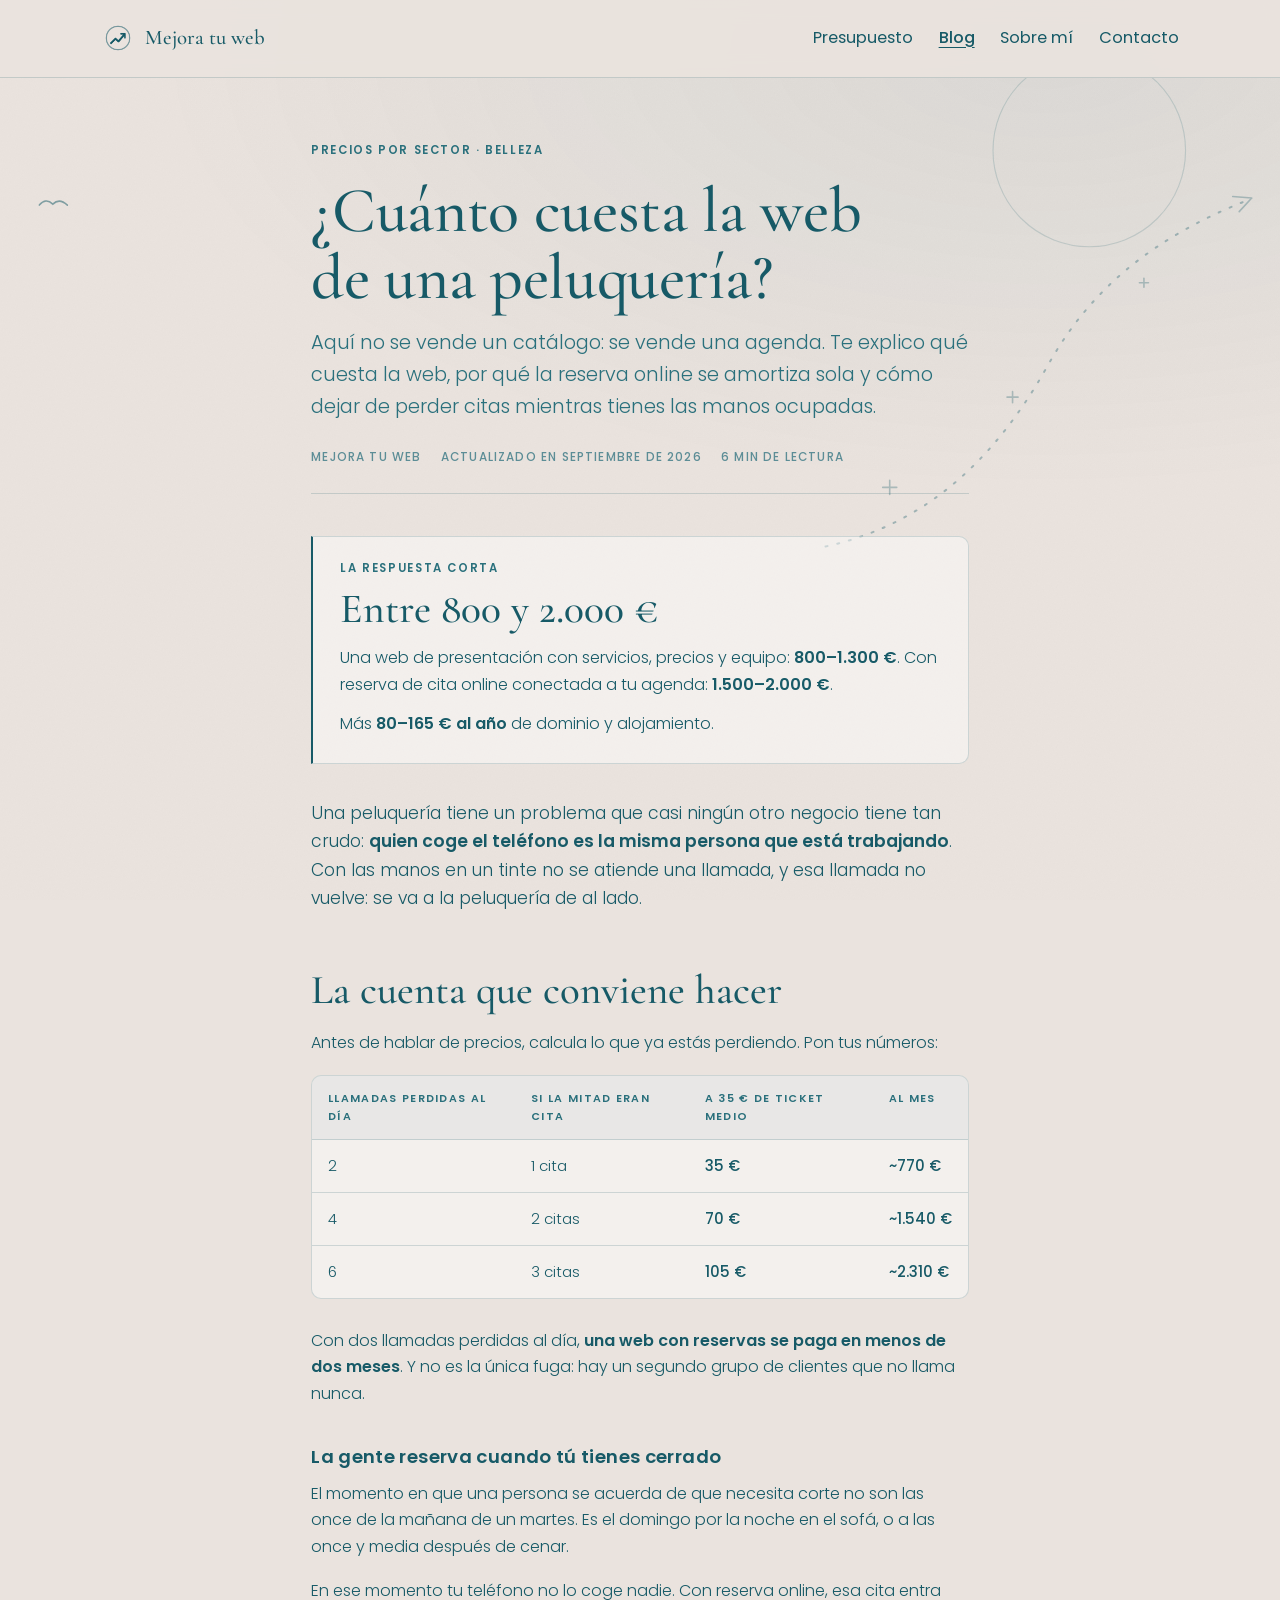
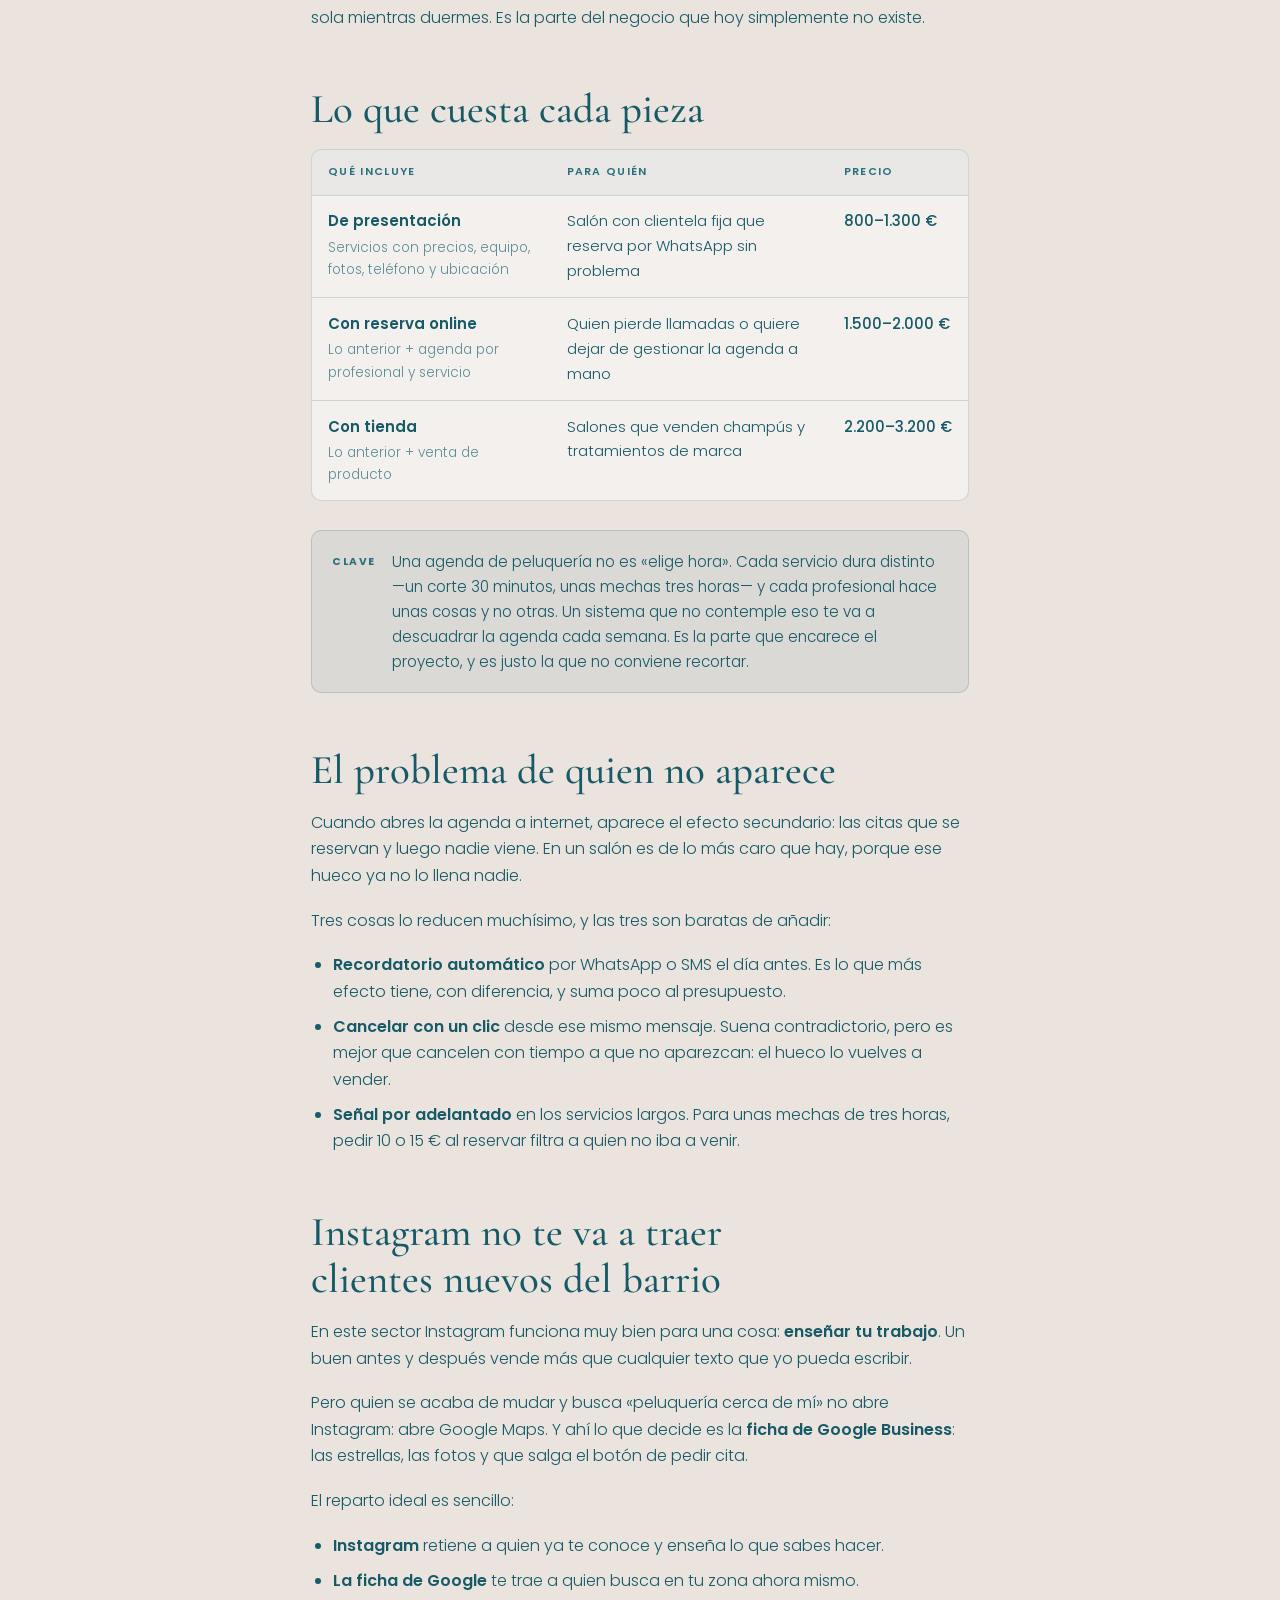
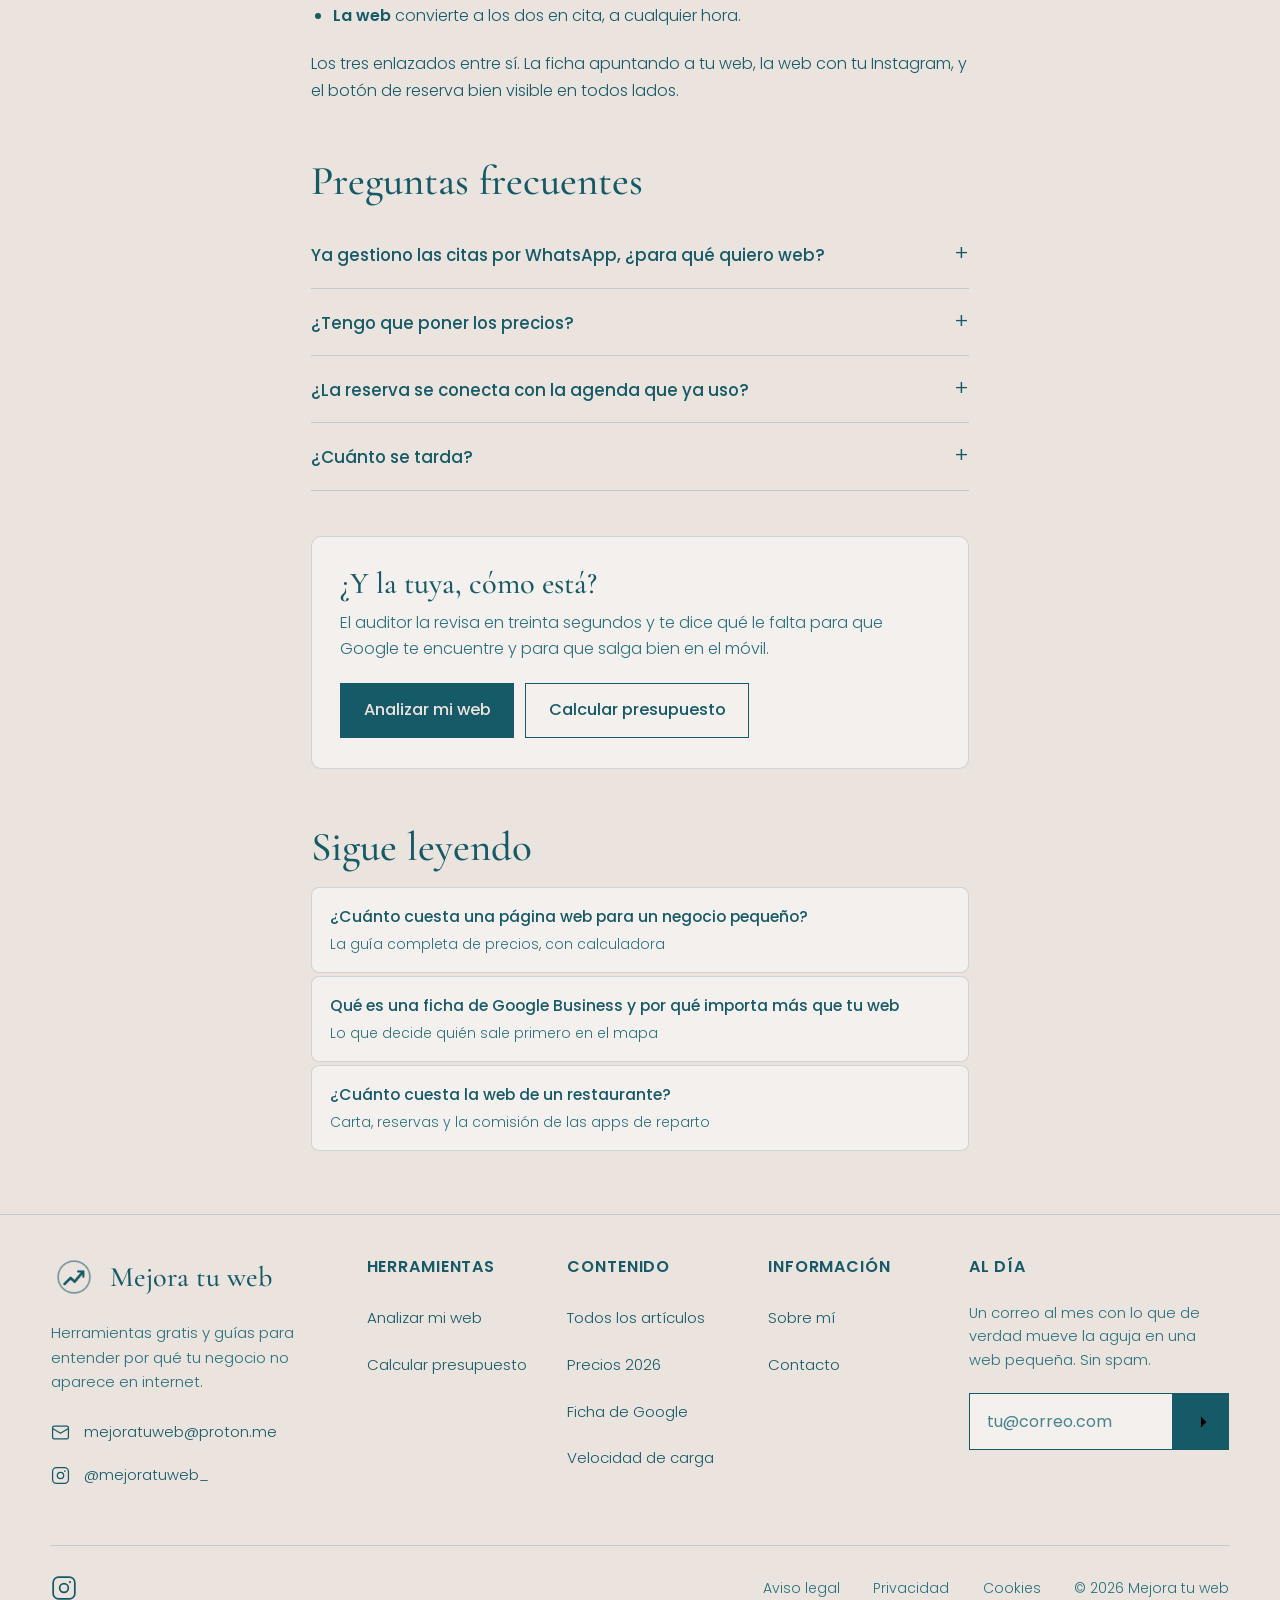
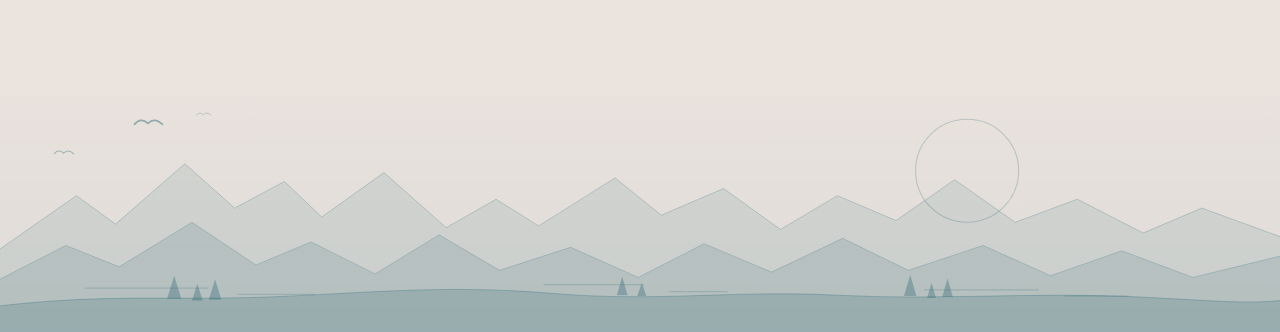
<file: blog/precio-web-peluqueria.html>
<!DOCTYPE html>
<html lang="es">
<head>
<meta charset="utf-8">
<meta name="viewport" content="width=device-width, initial-scale=1">
<title>¿Cuánto cuesta la web de una peluquería? Precios 2026</title>
<meta name="description" content="Precios reales de una web para peluquería o centro de estética en España, y por qué la reserva online se paga sola con las citas que hoy pierdes por no coger el teléfono.">
<link rel="canonical" href="https://mejoratuweb.world/blog/precio-web-peluqueria">

<meta property="og:type" content="article">
<meta property="og:title" content="¿Cuánto cuesta la web de una peluquería? Precios 2026">
<meta property="og:description" content="Lo que cuesta, y la cuenta de cuántas citas pierdes cada mes por tener las manos ocupadas.">
<meta property="og:image" content="https://mejoratuweb.world/img/portada-peluqueria.jpg">

<link rel="icon" href="/img/logo.png">
<link rel="preconnect" href="https://fonts.googleapis.com">
<link rel="preconnect" href="https://fonts.gstatic.com" crossorigin>
<link rel="stylesheet" href="https://fonts.googleapis.com/css2?family=Cormorant+Garamond:wght@400;500;600&family=Poppins:wght@300;400;500;600&display=swap">
<link rel="stylesheet" href="/estilo.css">

<script type="application/ld+json">
{
  "@context":"https://schema.org",
  "@type":"Article",
  "headline":"¿Cuánto cuesta la web de una peluquería? Precios 2026",
  "author":{"@type":"Organization","name":"Mejora tu web"},
  "datePublished":"2026-09-15",
  "inLanguage":"es-ES"
}
</script>
<script type="application/ld+json">
{
  "@context": "https://schema.org",
  "@type": "WebSite",
  "name": "Mejora tu web",
  "description": "Herramientas gratuitas y contenidos sobre visibilidad web para negocios pequeños.",
  "url": "https://mejoratuweb.world/",
    "sameAs": ["https://instagram.com/mejoratuweb_"],
  "email": "mejoratuweb@proton.me"
}
</script>
<script type="application/ld+json">
{
  "@context": "https://schema.org",
  "@type": "FAQPage",
  "mainEntity": [
    {
      "@type": "Question",
      "name": "Ya gestiono las citas por WhatsApp, ¿para qué quiero web?",
      "acceptedAnswer": {
        "@type": "Answer",
        "text": "WhatsApp funciona, pero te obliga a contestar tú. Cada cita son tres o cuatro mensajes de ida y vuelta, y eso es media hora al día. Con reserva online la cita entra sola y tú solo la miras."
      }
    },
    {
      "@type": "Question",
      "name": "¿Tengo que poner los precios?",
      "acceptedAnswer": {
        "@type": "Answer",
        "text": "Sí. Es lo primero que busca la gente y no ponerlos hace que muchos ni pregunten. Si te preocupa que varíen, pon «desde» y explica de qué depende: largo del pelo, tipo de tinte."
      }
    },
    {
      "@type": "Question",
      "name": "¿La reserva se conecta con la agenda que ya uso?",
      "acceptedAnswer": {
        "@type": "Answer",
        "text": "Depende del programa. Con Google Calendar, sin problema. Con software de salón, algunos tienen conexión y otros no; si el tuyo no la tiene, hay que valorar si compensa cambiar o llevar las dos."
      }
    },
    {
      "@type": "Question",
      "name": "¿Cuánto se tarda?",
      "acceptedAnswer": {
        "@type": "Answer",
        "text": "Dos o tres semanas la de presentación, cuatro o cinco con reservas. La parte lenta es definir bien los servicios, las duraciones y quién hace qué: eso lo tienes que decidir tú y es donde se atascan los proyectos."
      }
    }
  ]
}
</script>
</head>
<body>
<div class="barra">
<nav class="nav">
  <a class="marca" href="/"><img src="/img/logo.png" alt="" width="120" height="120">Mejora tu web</a>
  <ul>
    <li><a href="/presupuesto">Presupuesto</a></li>
    <li><a href="/blog" aria-current="page">Blog</a></li>
    <li><a href="/sobre-mi">Sobre mí</a></li>
    <li><a href="/contacto">Contacto</a></li>
  </ul>
</nav>
</div>

<div class="wrap">

<article>

<header class="rv">
  <p class="eyebrow">Precios por sector · Belleza</p>
  <h1>¿Cuánto cuesta la web de una peluquería?</h1>
  <p class="lede">Aquí no se vende un catálogo: se vende una agenda. Te explico qué cuesta la web, por qué la reserva online se amortiza sola y cómo dejar de perder citas mientras tienes las manos ocupadas.</p>
  <div class="byline">
    <span>Mejora tu web</span>
    <span>Actualizado en septiembre de 2026</span>
    <span>6 min de lectura</span>
  </div>
</header>

<div class="rv tldr">
  <h2>La respuesta corta</h2>
  <p class="big">Entre 800 y 2.000 €</p>
  <p>Una web de presentación con servicios, precios y equipo: <strong>800–1.300 €</strong>. Con reserva de cita online conectada a tu agenda: <strong>1.500–2.000 €</strong>.</p>
  <p>Más <strong>80–165 € al año</strong> de dominio y alojamiento.</p>
</div>

<p>Una peluquería tiene un problema que casi ningún otro negocio tiene tan crudo: <strong>quien coge el teléfono es la misma persona que está trabajando</strong>. Con las manos en un tinte no se atiende una llamada, y esa llamada no vuelve: se va a la peluquería de al lado.</p>

<!-- ANUNCIO 1 -->
<div class="ad" data-anuncio hidden><!-- Aquí irá el bloque de AdSense cuando aprueben la cuenta. Hasta entonces va oculto: una web con recuadros vacíos que ponen "hueco de anuncio" parece sin terminar, y eso lo penaliza la revisión. --></div>

<h2>La cuenta que conviene hacer</h2>

<p>Antes de hablar de precios, calcula lo que ya estás perdiendo. Pon tus números:</p>

<div class="rv tw">
<table>
  <thead>
    <tr><th>Llamadas perdidas al día</th><th>Si la mitad eran cita</th><th>A 35 € de ticket medio</th><th>Al mes</th></tr>
  </thead>
  <tbody>
    <tr><td>2</td><td>1 cita</td><td class="price">35 €</td><td class="price">~770 €</td></tr>
    <tr><td>4</td><td>2 citas</td><td class="price">70 €</td><td class="price">~1.540 €</td></tr>
    <tr><td>6</td><td>3 citas</td><td class="price">105 €</td><td class="price">~2.310 €</td></tr>
  </tbody>
</table>
</div>

<p>Con dos llamadas perdidas al día, <strong>una web con reservas se paga en menos de dos meses</strong>. Y no es la única fuga: hay un segundo grupo de clientes que no llama nunca.</p>

<h3>La gente reserva cuando tú tienes cerrado</h3>

<p>El momento en que una persona se acuerda de que necesita corte no son las once de la mañana de un martes. Es el domingo por la noche en el sofá, o a las once y media después de cenar.</p>

<p>En ese momento tu teléfono no lo coge nadie. Con reserva online, esa cita entra sola mientras duermes. Es la parte del negocio que hoy simplemente no existe.</p>

<h2>Lo que cuesta cada pieza</h2>

<div class="rv tw">
<table>
  <thead>
    <tr><th>Qué incluye</th><th>Para quién</th><th>Precio</th></tr>
  </thead>
  <tbody>
    <tr>
      <td><strong>De presentación</strong><small>Servicios con precios, equipo, fotos, teléfono y ubicación</small></td>
      <td>Salón con clientela fija que reserva por WhatsApp sin problema</td>
      <td class="price">800–1.300 €</td>
    </tr>
    <tr>
      <td><strong>Con reserva online</strong><small>Lo anterior + agenda por profesional y servicio</small></td>
      <td>Quien pierde llamadas o quiere dejar de gestionar la agenda a mano</td>
      <td class="price">1.500–2.000 €</td>
    </tr>
    <tr>
      <td><strong>Con tienda</strong><small>Lo anterior + venta de producto</small></td>
      <td>Salones que venden champús y tratamientos de marca</td>
      <td class="price">2.200–3.200 €</td>
    </tr>
  </tbody>
</table>
</div>

<div class="rv flag">
  <span class="mk">Clave</span>
  <p>Una agenda de peluquería no es «elige hora». Cada servicio dura distinto —un corte 30 minutos, unas mechas tres horas— y cada profesional hace unas cosas y no otras. Un sistema que no contemple eso te va a descuadrar la agenda cada semana. Es la parte que encarece el proyecto, y es justo la que no conviene recortar.</p>
</div>

<h2>El problema de quien no aparece</h2>

<p>Cuando abres la agenda a internet, aparece el efecto secundario: las citas que se reservan y luego nadie viene. En un salón es de lo más caro que hay, porque ese hueco ya no lo llena nadie.</p>

<p>Tres cosas lo reducen muchísimo, y las tres son baratas de añadir:</p>

<ul>
  <li><strong>Recordatorio automático</strong> por WhatsApp o SMS el día antes. Es lo que más efecto tiene, con diferencia, y suma poco al presupuesto.</li>
  <li><strong>Cancelar con un clic</strong> desde ese mismo mensaje. Suena contradictorio, pero es mejor que cancelen con tiempo a que no aparezcan: el hueco lo vuelves a vender.</li>
  <li><strong>Señal por adelantado</strong> en los servicios largos. Para unas mechas de tres horas, pedir 10 o 15 € al reservar filtra a quien no iba a venir.</li>
</ul>

<!-- ANUNCIO 2 -->
<div class="ad" data-anuncio hidden><!-- Aquí irá el bloque de AdSense cuando aprueben la cuenta. Hasta entonces va oculto: una web con recuadros vacíos que ponen "hueco de anuncio" parece sin terminar, y eso lo penaliza la revisión. --></div>

<h2>Instagram no te va a traer clientes nuevos del barrio</h2>

<p>En este sector Instagram funciona muy bien para una cosa: <strong>enseñar tu trabajo</strong>. Un buen antes y después vende más que cualquier texto que yo pueda escribir.</p>

<p>Pero quien se acaba de mudar y busca «peluquería cerca de mí» no abre Instagram: abre Google Maps. Y ahí lo que decide es la <strong>ficha de Google Business</strong>: las estrellas, las fotos y que salga el botón de pedir cita.</p>

<p>El reparto ideal es sencillo:</p>

<ul>
  <li><strong>Instagram</strong> retiene a quien ya te conoce y enseña lo que sabes hacer.</li>
  <li><strong>La ficha de Google</strong> te trae a quien busca en tu zona ahora mismo.</li>
  <li><strong>La web</strong> convierte a los dos en cita, a cualquier hora.</li>
</ul>

<p>Los tres enlazados entre sí. La ficha apuntando a tu web, la web con tu Instagram, y el botón de reserva bien visible en todos lados.</p>

<h2>Preguntas frecuentes</h2>

<details>
  <summary>Ya gestiono las citas por WhatsApp, ¿para qué quiero web?</summary>
  <p>WhatsApp funciona, pero te obliga a contestar tú. Cada cita son tres o cuatro mensajes de ida y vuelta, y eso es media hora al día. Con reserva online la cita entra sola y tú solo la miras.</p>
</details>
<details>
  <summary>¿Tengo que poner los precios?</summary>
  <p>Sí. Es lo primero que busca la gente y no ponerlos hace que muchos ni pregunten. Si te preocupa que varíen, pon «desde» y explica de qué depende: largo del pelo, tipo de tinte.</p>
</details>
<details>
  <summary>¿La reserva se conecta con la agenda que ya uso?</summary>
  <p>Depende del programa. Con Google Calendar, sin problema. Con software de salón, algunos tienen conexión y otros no; si el tuyo no la tiene, hay que valorar si compensa cambiar o llevar las dos.</p>
</details>
<details>
  <summary>¿Cuánto se tarda?</summary>
  <p>Dos o tres semanas la de presentación, cuatro o cinco con reservas. La parte lenta es definir bien los servicios, las duraciones y quién hace qué: eso lo tienes que decidir tú y es donde se atascan los proyectos.</p>
</details>

<div class="rv cta">
  <h2>¿Y la tuya, cómo está?</h2>
  <p>El auditor la revisa en treinta segundos y te dice qué le falta para que Google te encuentre y para que salga bien en el móvil.</p>
  <div class="btns">
    <a class="btn" href="/">Analizar mi web</a>
    <a class="btn-ghost" href="/presupuesto">Calcular presupuesto</a>
  </div>
</div>

<h2>Sigue leyendo</h2>

<ul class="rv more">
  <li><a href="/blog/precio-web-negocio-pequeno">¿Cuánto cuesta una página web para un negocio pequeño?<span class="sub">La guía completa de precios, con calculadora</span></a></li>
  <li><a href="/blog/ficha-google-business">Qué es una ficha de Google Business y por qué importa más que tu web<span class="sub">Lo que decide quién sale primero en el mapa</span></a></li>
  <li><a href="/blog/precio-web-restaurante">¿Cuánto cuesta la web de un restaurante?<span class="sub">Carta, reservas y la comisión de las apps de reparto</span></a></li>
</ul>

</article>

</div>

<footer class="pie">
<div class="wrap-wide">

  <div class="pie-grid">

    <div class="pie-marca">
      <div class="pie-lockup"><img src="/img/logo.png" alt="" width="120" height="120"><span>Mejora tu web</span></div>
      <p class="pie-blurb">Herramientas gratis y guías para entender por qué tu negocio no aparece en internet.</p>
      <ul class="contacto-lista">
        <li><svg viewBox="0 0 24 24" aria-hidden="true" stroke-linecap="round" stroke-linejoin="round"><rect x="2" y="4" width="20" height="16" rx="2"/><path d="m22 7-10 6L2 7"/></svg><a href="mailto:mejoratuweb@proton.me">mejoratuweb@proton.me</a></li>
        <li><svg viewBox="0 0 24 24" aria-hidden="true" stroke-linecap="round" stroke-linejoin="round"><rect x="2" y="2" width="20" height="20" rx="5"/><circle cx="12" cy="12" r="4"/><circle cx="17.5" cy="6.5" r="1" fill="currentColor" stroke="none"/></svg><a href="https://instagram.com/mejoratuweb_" target="_blank" rel="noopener">@mejoratuweb_</a></li>
      </ul>
    </div>

    <nav class="pie-col" aria-label="Herramientas">
      <h3>Herramientas</h3>
      <ul>
        <li><a href="/">Analizar mi web</a></li>
        <li><a href="/presupuesto">Calcular presupuesto</a></li>
      </ul>
    </nav>

    <nav class="pie-col" aria-label="Contenido">
      <h3>Contenido</h3>
      <ul>
        <li><a href="/blog">Todos los artículos</a></li>
        <li><a href="/blog/precio-web-negocio-pequeno">Precios 2026</a></li>
        <li><a href="/blog/ficha-google-business">Ficha de Google</a></li>
        <li><a href="/blog/velocidad-web">Velocidad de carga</a></li>
      </ul>
    </nav>

    <nav class="pie-col" aria-label="Información">
      <h3>Información</h3>
      <ul>
        <li><a href="/sobre-mi">Sobre mí</a></li>
        <li><a href="/contacto">Contacto</a></li>
      </ul>
    </nav>

    <div class="pie-boletin">
      <h3>Al día</h3>
      <p>Un correo al mes con lo que de verdad mueve la aguja en una web pequeña. Sin spam.</p>
      <form class="suscribe" name="boletin" method="POST" data-netlify="true" action="/gracias">
        <input type="hidden" name="form-name" value="boletin">
        <label class="sr-only" for="nl-email">Tu correo electrónico</label>
        <input id="nl-email" type="email" name="email" placeholder="tu@correo.com"
               autocomplete="email" required>
        <button type="submit" aria-label="Suscribirme"><svg viewBox="0 0 24 24" aria-hidden="true" stroke-linecap="round" stroke-linejoin="round"><path d="M4 12h15M13 6l6 6-6 6"/></svg></button>
      </form>
    </div>

  </div>

  <div class="pie-bajo">
    <div class="pie-social">
      <a href="https://instagram.com/mejoratuweb_" target="_blank" rel="noopener" aria-label="Instagram"><svg viewBox="0 0 24 24" aria-hidden="true" stroke-linecap="round" stroke-linejoin="round"><rect x="2" y="2" width="20" height="20" rx="5"/><circle cx="12" cy="12" r="4"/><circle cx="17.5" cy="6.5" r="1" fill="currentColor" stroke="none"/></svg></a>
    </div>
    <nav class="pie-legal" aria-label="Legal">
      <a href="/aviso-legal">Aviso legal</a>
      <a href="/politica-de-privacidad">Privacidad</a>
      <a href="/politica-de-cookies">Cookies</a>
      <span>&copy; 2026 Mejora tu web</span>
    </nav>
  </div>

</div>
</footer>
<script src="/ambiente.js" defer></script>
</body>
</html>
</file>
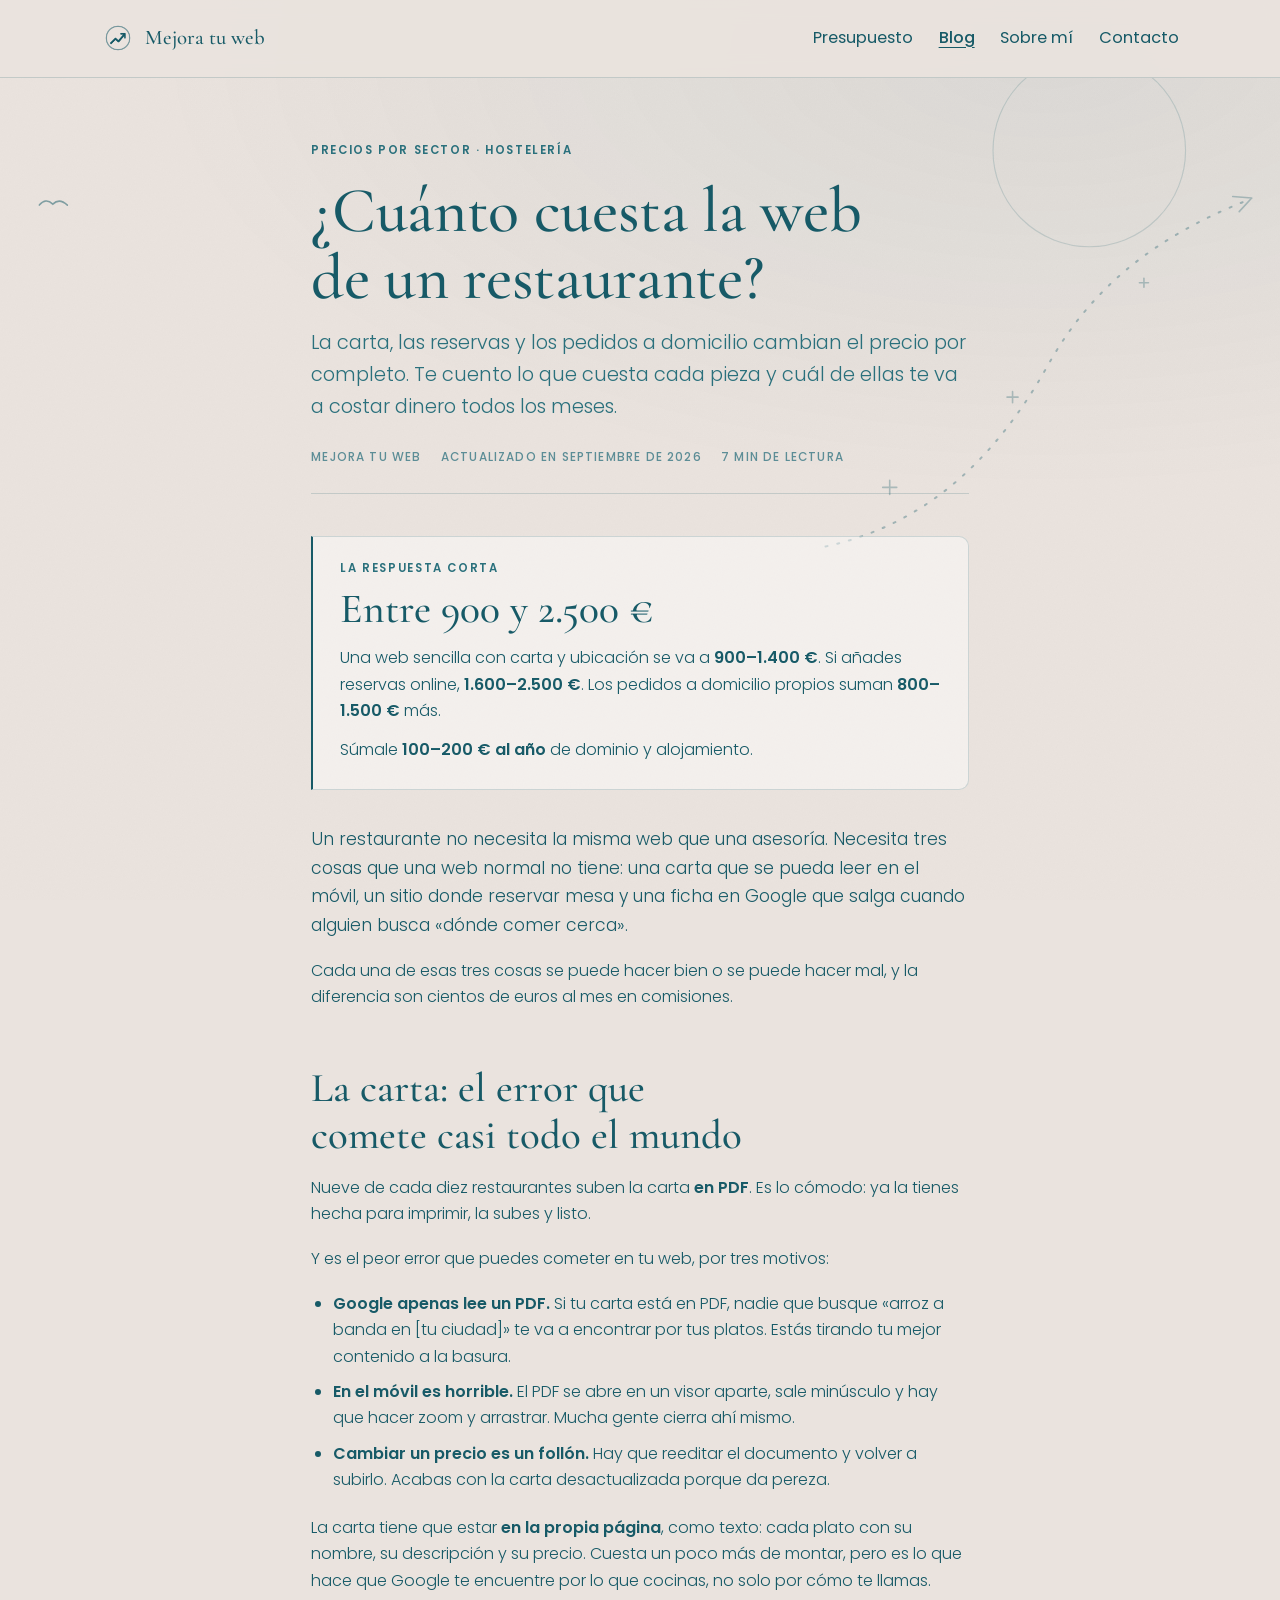
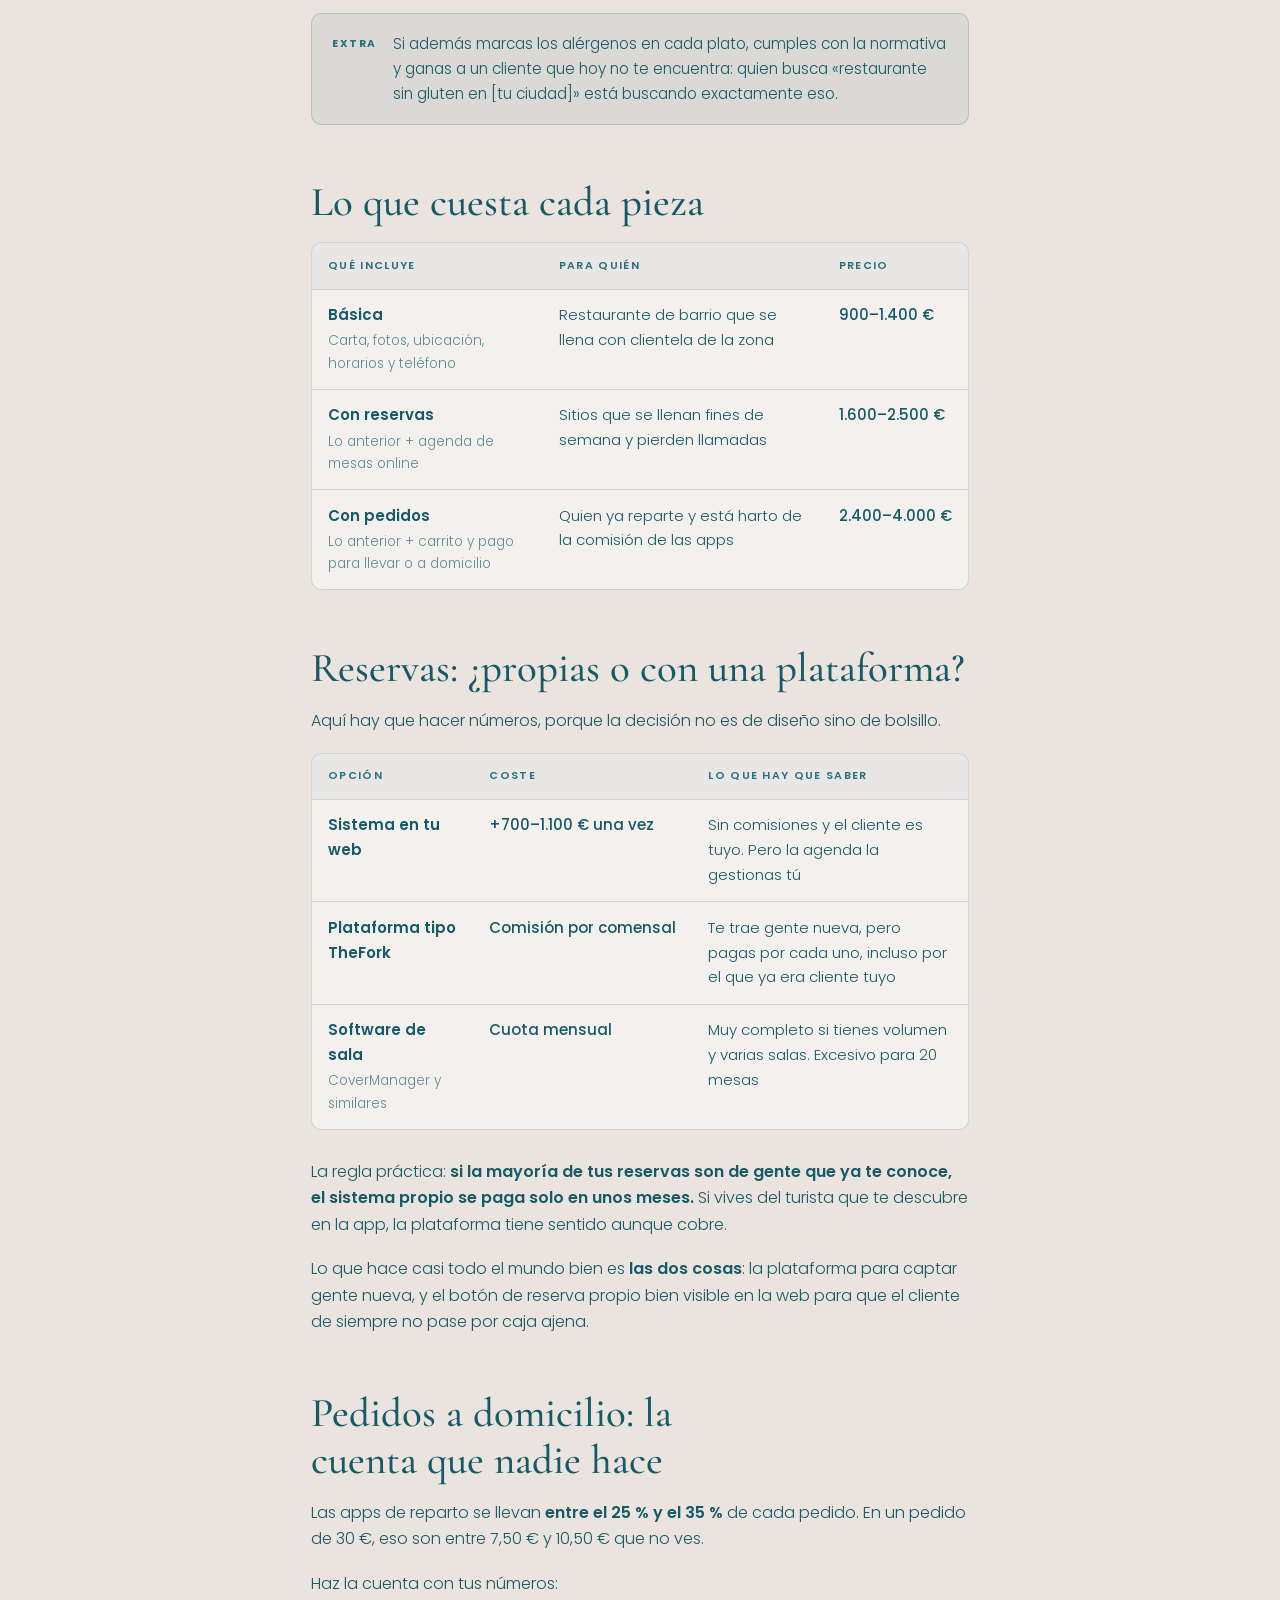
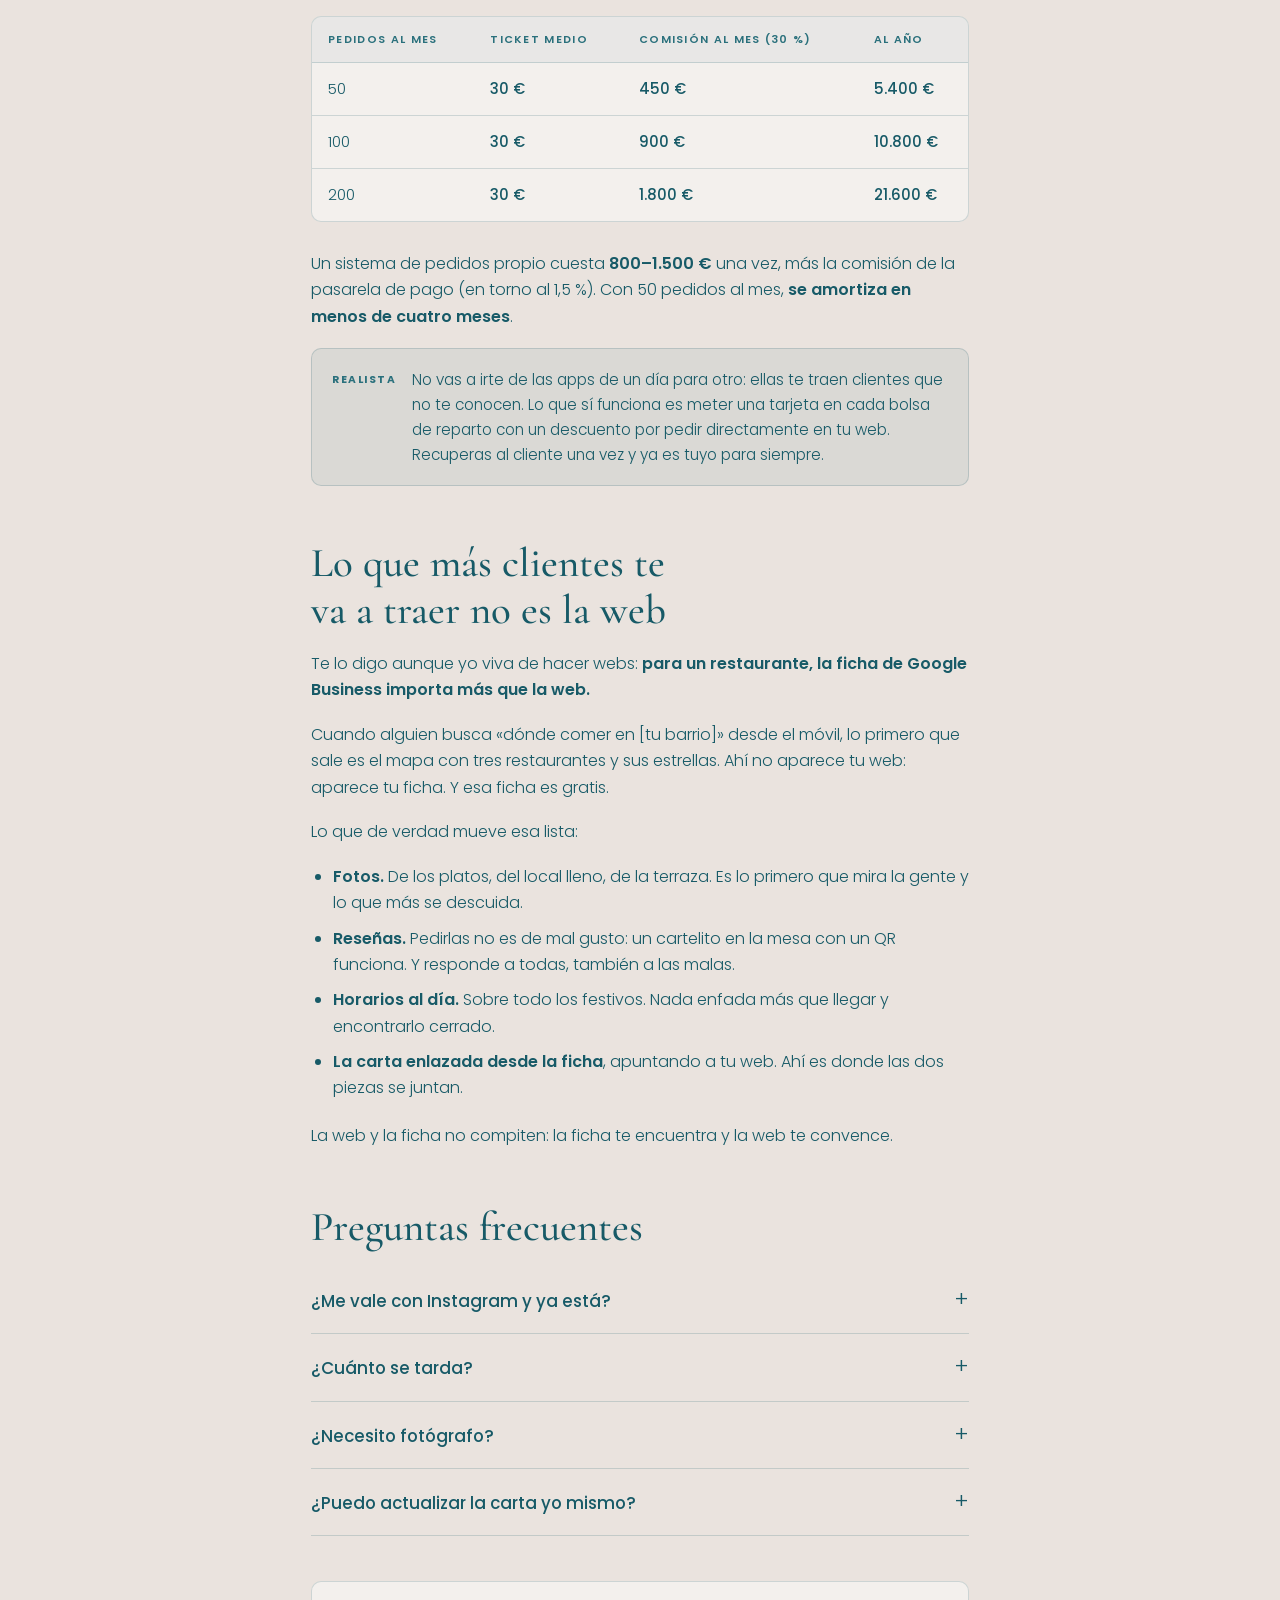
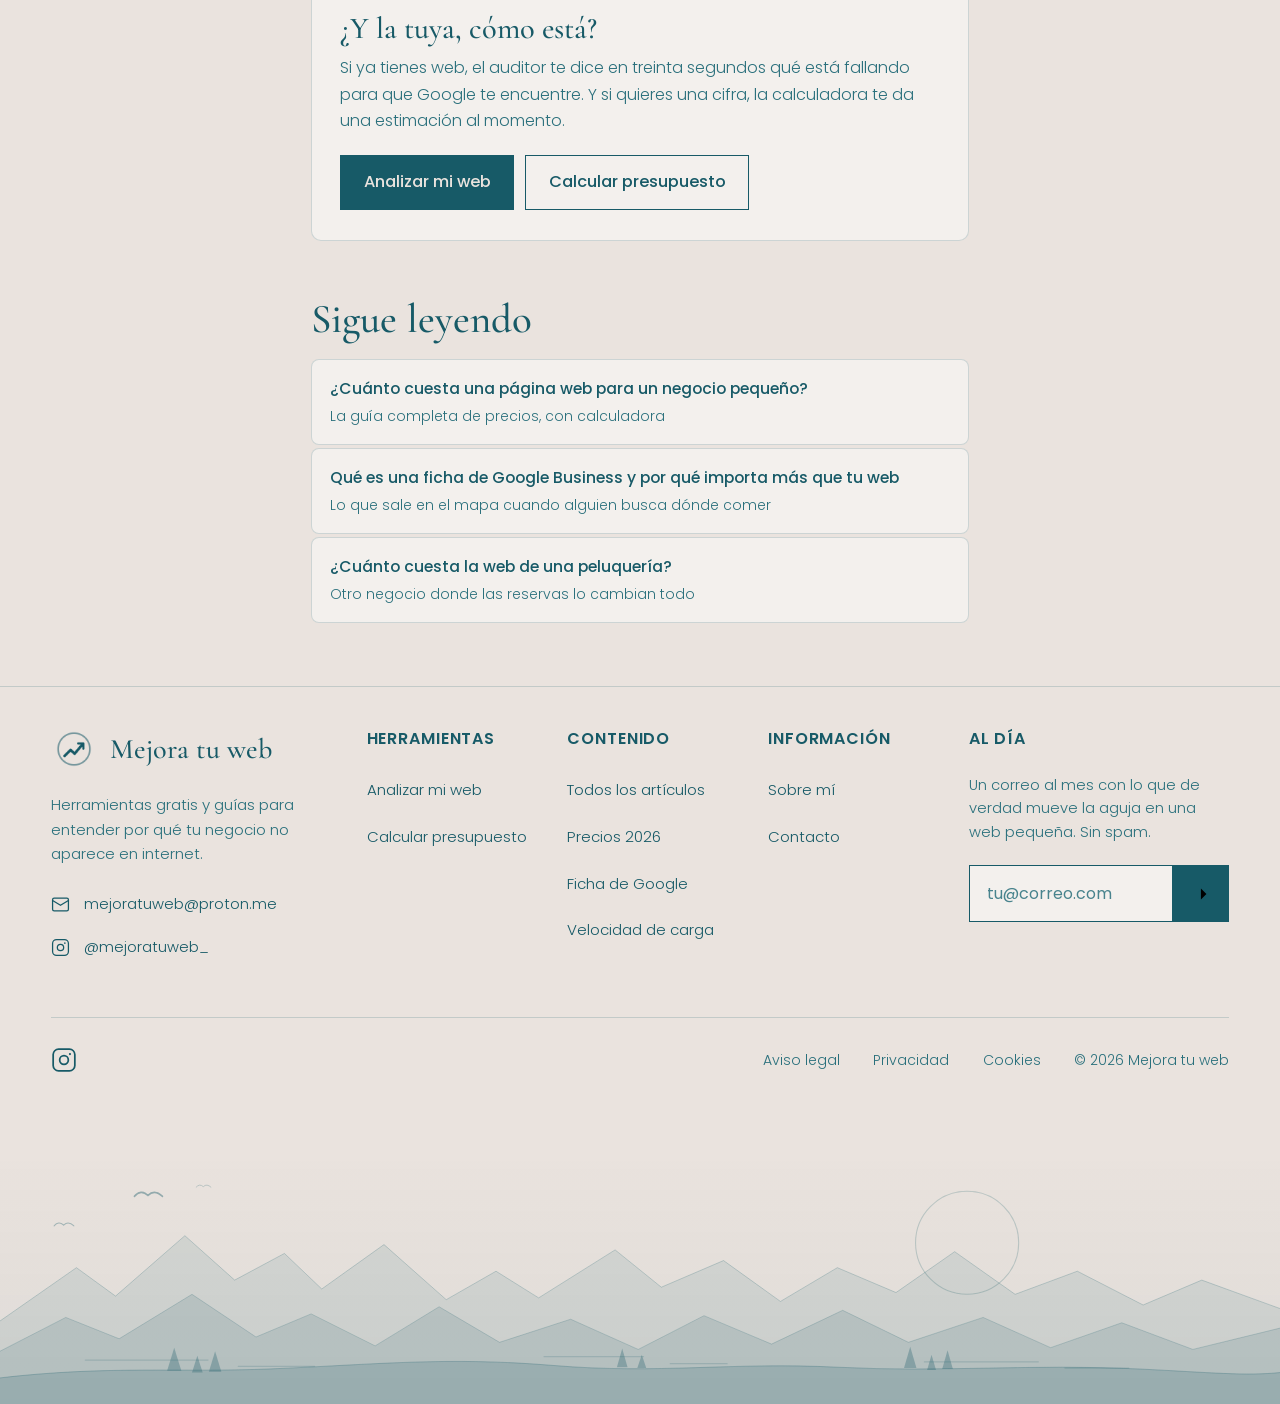
<file: blog/precio-web-restaurante.html>
<!DOCTYPE html>
<html lang="es">
<head>
<meta charset="utf-8">
<meta name="viewport" content="width=device-width, initial-scale=1">
<title>¿Cuánto cuesta la web de un restaurante? Precios 2026</title>
<meta name="description" content="Lo que cuesta de verdad la web de un restaurante en España: la carta, las reservas online, los pedidos a domicilio y por qué la comisión de las apps se come el margen.">
<link rel="canonical" href="https://mejoratuweb.world/blog/precio-web-restaurante">

<meta property="og:type" content="article">
<meta property="og:title" content="¿Cuánto cuesta la web de un restaurante? Precios 2026">
<meta property="og:description" content="Precios reales, la trampa de la carta en PDF y por qué las apps de reparto se llevan un tercio de cada pedido.">
<meta property="og:image" content="https://mejoratuweb.world/img/portada-restaurante.jpg">

<link rel="icon" href="/img/logo.png">
<link rel="preconnect" href="https://fonts.googleapis.com">
<link rel="preconnect" href="https://fonts.gstatic.com" crossorigin>
<link rel="stylesheet" href="https://fonts.googleapis.com/css2?family=Cormorant+Garamond:wght@400;500;600&family=Poppins:wght@300;400;500;600&display=swap">
<link rel="stylesheet" href="/estilo.css">

<script type="application/ld+json">
{
  "@context":"https://schema.org",
  "@type":"Article",
  "headline":"¿Cuánto cuesta la web de un restaurante? Precios 2026",
  "author":{"@type":"Organization","name":"Mejora tu web"},
  "datePublished":"2026-09-15",
  "inLanguage":"es-ES"
}
</script>
<script type="application/ld+json">
{
  "@context": "https://schema.org",
  "@type": "WebSite",
  "name": "Mejora tu web",
  "description": "Herramientas gratuitas y contenidos sobre visibilidad web para negocios pequeños.",
  "url": "https://mejoratuweb.world/",
    "sameAs": ["https://instagram.com/mejoratuweb_"],
  "email": "mejoratuweb@proton.me"
}
</script>
<script type="application/ld+json">
{
  "@context": "https://schema.org",
  "@type": "FAQPage",
  "mainEntity": [
    {
      "@type": "Question",
      "name": "¿Me vale con Instagram y ya está?",
      "acceptedAnswer": {
        "@type": "Answer",
        "text": "Para enseñar platos, Instagram va muy bien. Pero quien busca en Google a las dos de la tarde con hambre no está en Instagram, y tu perfil no sale en el mapa. Además, en Instagram no puede reservar."
      }
    },
    {
      "@type": "Question",
      "name": "¿Cuánto se tarda?",
      "acceptedAnswer": {
        "@type": "Answer",
        "text": "De dos a cuatro semanas la básica, y de cuatro a seis con reservas. Lo que más retrasa el proyecto son las fotos: si las tienes hechas y decentes, ganas dos semanas."
      }
    },
    {
      "@type": "Question",
      "name": "¿Necesito fotógrafo?",
      "acceptedAnswer": {
        "@type": "Answer",
        "text": "Ayuda mucho, y una sesión de platos ronda los 200–400 €. Si no entra en el presupuesto, con un móvil moderno y luz de día junto a una ventana se consiguen fotos dignas. Lo que no funciona es el banco de imágenes: se nota y transmite que no es tu comida."
      }
    },
    {
      "@type": "Question",
      "name": "¿Puedo actualizar la carta yo mismo?",
      "acceptedAnswer": {
        "@type": "Answer",
        "text": "Sí, y en un restaurante lo recomiendo siempre. Los precios cambian, los platos van y vienen. Poder editarlo tú suma 200–400 € al presupuesto y te ahorra depender de nadie."
      }
    }
  ]
}
</script>
</head>
<body>
<div class="barra">
<nav class="nav">
  <a class="marca" href="/"><img src="/img/logo.png" alt="" width="120" height="120">Mejora tu web</a>
  <ul>
    <li><a href="/presupuesto">Presupuesto</a></li>
    <li><a href="/blog" aria-current="page">Blog</a></li>
    <li><a href="/sobre-mi">Sobre mí</a></li>
    <li><a href="/contacto">Contacto</a></li>
  </ul>
</nav>
</div>

<div class="wrap">

<article>

<header class="rv">
  <p class="eyebrow">Precios por sector · Hostelería</p>
  <h1>¿Cuánto cuesta la web de un restaurante?</h1>
  <p class="lede">La carta, las reservas y los pedidos a domicilio cambian el precio por completo. Te cuento lo que cuesta cada pieza y cuál de ellas te va a costar dinero todos los meses.</p>
  <div class="byline">
    <span>Mejora tu web</span>
    <span>Actualizado en septiembre de 2026</span>
    <span>7 min de lectura</span>
  </div>
</header>

<div class="rv tldr">
  <h2>La respuesta corta</h2>
  <p class="big">Entre 900 y 2.500 €</p>
  <p>Una web sencilla con carta y ubicación se va a <strong>900–1.400 €</strong>. Si añades reservas online, <strong>1.600–2.500 €</strong>. Los pedidos a domicilio propios suman <strong>800–1.500 €</strong> más.</p>
  <p>Súmale <strong>100–200 € al año</strong> de dominio y alojamiento.</p>
</div>

<p>Un restaurante no necesita la misma web que una asesoría. Necesita tres cosas que una web normal no tiene: una carta que se pueda leer en el móvil, un sitio donde reservar mesa y una ficha en Google que salga cuando alguien busca «dónde comer cerca».</p>

<p>Cada una de esas tres cosas se puede hacer bien o se puede hacer mal, y la diferencia son cientos de euros al mes en comisiones.</p>

<!-- ANUNCIO 1 -->
<div class="ad" data-anuncio hidden><!-- Aquí irá el bloque de AdSense cuando aprueben la cuenta. Hasta entonces va oculto: una web con recuadros vacíos que ponen "hueco de anuncio" parece sin terminar, y eso lo penaliza la revisión. --></div>

<h2>La carta: el error que comete casi todo el mundo</h2>

<p>Nueve de cada diez restaurantes suben la carta <strong>en PDF</strong>. Es lo cómodo: ya la tienes hecha para imprimir, la subes y listo.</p>

<p>Y es el peor error que puedes cometer en tu web, por tres motivos:</p>

<ul>
  <li><strong>Google apenas lee un PDF.</strong> Si tu carta está en PDF, nadie que busque «arroz a banda en [tu ciudad]» te va a encontrar por tus platos. Estás tirando tu mejor contenido a la basura.</li>
  <li><strong>En el móvil es horrible.</strong> El PDF se abre en un visor aparte, sale minúsculo y hay que hacer zoom y arrastrar. Mucha gente cierra ahí mismo.</li>
  <li><strong>Cambiar un precio es un follón.</strong> Hay que reeditar el documento y volver a subirlo. Acabas con la carta desactualizada porque da pereza.</li>
</ul>

<p>La carta tiene que estar <strong>en la propia página</strong>, como texto: cada plato con su nombre, su descripción y su precio. Cuesta un poco más de montar, pero es lo que hace que Google te encuentre por lo que cocinas, no solo por cómo te llamas.</p>

<div class="rv flag">
  <span class="mk">Extra</span>
  <p>Si además marcas los alérgenos en cada plato, cumples con la normativa y ganas a un cliente que hoy no te encuentra: quien busca «restaurante sin gluten en [tu ciudad]» está buscando exactamente eso.</p>
</div>

<h2>Lo que cuesta cada pieza</h2>

<div class="rv tw">
<table>
  <thead>
    <tr><th>Qué incluye</th><th>Para quién</th><th>Precio</th></tr>
  </thead>
  <tbody>
    <tr>
      <td><strong>Básica</strong><small>Carta, fotos, ubicación, horarios y teléfono</small></td>
      <td>Restaurante de barrio que se llena con clientela de la zona</td>
      <td class="price">900–1.400 €</td>
    </tr>
    <tr>
      <td><strong>Con reservas</strong><small>Lo anterior + agenda de mesas online</small></td>
      <td>Sitios que se llenan fines de semana y pierden llamadas</td>
      <td class="price">1.600–2.500 €</td>
    </tr>
    <tr>
      <td><strong>Con pedidos</strong><small>Lo anterior + carrito y pago para llevar o a domicilio</small></td>
      <td>Quien ya reparte y está harto de la comisión de las apps</td>
      <td class="price">2.400–4.000 €</td>
    </tr>
  </tbody>
</table>
</div>

<h2>Reservas: ¿propias o con una plataforma?</h2>

<p>Aquí hay que hacer números, porque la decisión no es de diseño sino de bolsillo.</p>

<div class="rv tw">
<table>
  <thead>
    <tr><th>Opción</th><th>Coste</th><th>Lo que hay que saber</th></tr>
  </thead>
  <tbody>
    <tr>
      <td><strong>Sistema en tu web</strong></td>
      <td class="price">+700–1.100 € una vez</td>
      <td>Sin comisiones y el cliente es tuyo. Pero la agenda la gestionas tú</td>
    </tr>
    <tr>
      <td><strong>Plataforma tipo TheFork</strong></td>
      <td class="price">Comisión por comensal</td>
      <td>Te trae gente nueva, pero pagas por cada uno, incluso por el que ya era cliente tuyo</td>
    </tr>
    <tr>
      <td><strong>Software de sala</strong><small>CoverManager y similares</small></td>
      <td class="price">Cuota mensual</td>
      <td>Muy completo si tienes volumen y varias salas. Excesivo para 20 mesas</td>
    </tr>
  </tbody>
</table>
</div>

<p>La regla práctica: <strong>si la mayoría de tus reservas son de gente que ya te conoce, el sistema propio se paga solo en unos meses.</strong> Si vives del turista que te descubre en la app, la plataforma tiene sentido aunque cobre.</p>

<p>Lo que hace casi todo el mundo bien es <strong>las dos cosas</strong>: la plataforma para captar gente nueva, y el botón de reserva propio bien visible en la web para que el cliente de siempre no pase por caja ajena.</p>

<h2>Pedidos a domicilio: la cuenta que nadie hace</h2>

<p>Las apps de reparto se llevan <strong>entre el 25 % y el 35 %</strong> de cada pedido. En un pedido de 30 €, eso son entre 7,50 € y 10,50 € que no ves.</p>

<p>Haz la cuenta con tus números:</p>

<div class="rv tw">
<table>
  <thead>
    <tr><th>Pedidos al mes</th><th>Ticket medio</th><th>Comisión al mes (30 %)</th><th>Al año</th></tr>
  </thead>
  <tbody>
    <tr><td>50</td><td class="price">30 €</td><td class="price">450 €</td><td class="price">5.400 €</td></tr>
    <tr><td>100</td><td class="price">30 €</td><td class="price">900 €</td><td class="price">10.800 €</td></tr>
    <tr><td>200</td><td class="price">30 €</td><td class="price">1.800 €</td><td class="price">21.600 €</td></tr>
  </tbody>
</table>
</div>

<p>Un sistema de pedidos propio cuesta <strong>800–1.500 €</strong> una vez, más la comisión de la pasarela de pago (en torno al 1,5 %). Con 50 pedidos al mes, <strong>se amortiza en menos de cuatro meses</strong>.</p>

<div class="rv flag">
  <span class="mk">Realista</span>
  <p>No vas a irte de las apps de un día para otro: ellas te traen clientes que no te conocen. Lo que sí funciona es meter una tarjeta en cada bolsa de reparto con un descuento por pedir directamente en tu web. Recuperas al cliente una vez y ya es tuyo para siempre.</p>
</div>

<!-- ANUNCIO 2 -->
<div class="ad" data-anuncio hidden><!-- Aquí irá el bloque de AdSense cuando aprueben la cuenta. Hasta entonces va oculto: una web con recuadros vacíos que ponen "hueco de anuncio" parece sin terminar, y eso lo penaliza la revisión. --></div>

<h2>Lo que más clientes te va a traer no es la web</h2>

<p>Te lo digo aunque yo viva de hacer webs: <strong>para un restaurante, la ficha de Google Business importa más que la web.</strong></p>

<p>Cuando alguien busca «dónde comer en [tu barrio]» desde el móvil, lo primero que sale es el mapa con tres restaurantes y sus estrellas. Ahí no aparece tu web: aparece tu ficha. Y esa ficha es gratis.</p>

<p>Lo que de verdad mueve esa lista:</p>

<ul>
  <li><strong>Fotos.</strong> De los platos, del local lleno, de la terraza. Es lo primero que mira la gente y lo que más se descuida.</li>
  <li><strong>Reseñas.</strong> Pedirlas no es de mal gusto: un cartelito en la mesa con un QR funciona. Y responde a todas, también a las malas.</li>
  <li><strong>Horarios al día.</strong> Sobre todo los festivos. Nada enfada más que llegar y encontrarlo cerrado.</li>
  <li><strong>La carta enlazada desde la ficha</strong>, apuntando a tu web. Ahí es donde las dos piezas se juntan.</li>
</ul>

<p>La web y la ficha no compiten: la ficha te encuentra y la web te convence.</p>

<h2>Preguntas frecuentes</h2>

<details>
  <summary>¿Me vale con Instagram y ya está?</summary>
  <p>Para enseñar platos, Instagram va muy bien. Pero quien busca en Google a las dos de la tarde con hambre no está en Instagram, y tu perfil no sale en el mapa. Además, en Instagram no puede reservar.</p>
</details>
<details>
  <summary>¿Cuánto se tarda?</summary>
  <p>De dos a cuatro semanas la básica, y de cuatro a seis con reservas. Lo que más retrasa el proyecto son las fotos: si las tienes hechas y decentes, ganas dos semanas.</p>
</details>
<details>
  <summary>¿Necesito fotógrafo?</summary>
  <p>Ayuda mucho, y una sesión de platos ronda los 200–400 €. Si no entra en el presupuesto, con un móvil moderno y luz de día junto a una ventana se consiguen fotos dignas. Lo que no funciona es el banco de imágenes: se nota y transmite que no es tu comida.</p>
</details>
<details>
  <summary>¿Puedo actualizar la carta yo mismo?</summary>
  <p>Sí, y en un restaurante lo recomiendo siempre. Los precios cambian, los platos van y vienen. Poder editarlo tú suma 200–400 € al presupuesto y te ahorra depender de nadie.</p>
</details>

<div class="rv cta">
  <h2>¿Y la tuya, cómo está?</h2>
  <p>Si ya tienes web, el auditor te dice en treinta segundos qué está fallando para que Google te encuentre. Y si quieres una cifra, la calculadora te da una estimación al momento.</p>
  <div class="btns">
    <a class="btn" href="/">Analizar mi web</a>
    <a class="btn-ghost" href="/presupuesto">Calcular presupuesto</a>
  </div>
</div>

<h2>Sigue leyendo</h2>

<ul class="rv more">
  <li><a href="/blog/precio-web-negocio-pequeno">¿Cuánto cuesta una página web para un negocio pequeño?<span class="sub">La guía completa de precios, con calculadora</span></a></li>
  <li><a href="/blog/ficha-google-business">Qué es una ficha de Google Business y por qué importa más que tu web<span class="sub">Lo que sale en el mapa cuando alguien busca dónde comer</span></a></li>
  <li><a href="/blog/precio-web-peluqueria">¿Cuánto cuesta la web de una peluquería?<span class="sub">Otro negocio donde las reservas lo cambian todo</span></a></li>
</ul>

</article>

</div>

<footer class="pie">
<div class="wrap-wide">

  <div class="pie-grid">

    <div class="pie-marca">
      <div class="pie-lockup"><img src="/img/logo.png" alt="" width="120" height="120"><span>Mejora tu web</span></div>
      <p class="pie-blurb">Herramientas gratis y guías para entender por qué tu negocio no aparece en internet.</p>
      <ul class="contacto-lista">
        <li><svg viewBox="0 0 24 24" aria-hidden="true" stroke-linecap="round" stroke-linejoin="round"><rect x="2" y="4" width="20" height="16" rx="2"/><path d="m22 7-10 6L2 7"/></svg><a href="mailto:mejoratuweb@proton.me">mejoratuweb@proton.me</a></li>
        <li><svg viewBox="0 0 24 24" aria-hidden="true" stroke-linecap="round" stroke-linejoin="round"><rect x="2" y="2" width="20" height="20" rx="5"/><circle cx="12" cy="12" r="4"/><circle cx="17.5" cy="6.5" r="1" fill="currentColor" stroke="none"/></svg><a href="https://instagram.com/mejoratuweb_" target="_blank" rel="noopener">@mejoratuweb_</a></li>
      </ul>
    </div>

    <nav class="pie-col" aria-label="Herramientas">
      <h3>Herramientas</h3>
      <ul>
        <li><a href="/">Analizar mi web</a></li>
        <li><a href="/presupuesto">Calcular presupuesto</a></li>
      </ul>
    </nav>

    <nav class="pie-col" aria-label="Contenido">
      <h3>Contenido</h3>
      <ul>
        <li><a href="/blog">Todos los artículos</a></li>
        <li><a href="/blog/precio-web-negocio-pequeno">Precios 2026</a></li>
        <li><a href="/blog/ficha-google-business">Ficha de Google</a></li>
        <li><a href="/blog/velocidad-web">Velocidad de carga</a></li>
      </ul>
    </nav>

    <nav class="pie-col" aria-label="Información">
      <h3>Información</h3>
      <ul>
        <li><a href="/sobre-mi">Sobre mí</a></li>
        <li><a href="/contacto">Contacto</a></li>
      </ul>
    </nav>

    <div class="pie-boletin">
      <h3>Al día</h3>
      <p>Un correo al mes con lo que de verdad mueve la aguja en una web pequeña. Sin spam.</p>
      <form class="suscribe" name="boletin" method="POST" data-netlify="true" action="/gracias">
        <input type="hidden" name="form-name" value="boletin">
        <label class="sr-only" for="nl-email">Tu correo electrónico</label>
        <input id="nl-email" type="email" name="email" placeholder="tu@correo.com"
               autocomplete="email" required>
        <button type="submit" aria-label="Suscribirme"><svg viewBox="0 0 24 24" aria-hidden="true" stroke-linecap="round" stroke-linejoin="round"><path d="M4 12h15M13 6l6 6-6 6"/></svg></button>
      </form>
    </div>

  </div>

  <div class="pie-bajo">
    <div class="pie-social">
      <a href="https://instagram.com/mejoratuweb_" target="_blank" rel="noopener" aria-label="Instagram"><svg viewBox="0 0 24 24" aria-hidden="true" stroke-linecap="round" stroke-linejoin="round"><rect x="2" y="2" width="20" height="20" rx="5"/><circle cx="12" cy="12" r="4"/><circle cx="17.5" cy="6.5" r="1" fill="currentColor" stroke="none"/></svg></a>
    </div>
    <nav class="pie-legal" aria-label="Legal">
      <a href="/aviso-legal">Aviso legal</a>
      <a href="/politica-de-privacidad">Privacidad</a>
      <a href="/politica-de-cookies">Cookies</a>
      <span>&copy; 2026 Mejora tu web</span>
    </nav>
  </div>

</div>
</footer>
<script src="/ambiente.js" defer></script>
</body>
</html>
</file>
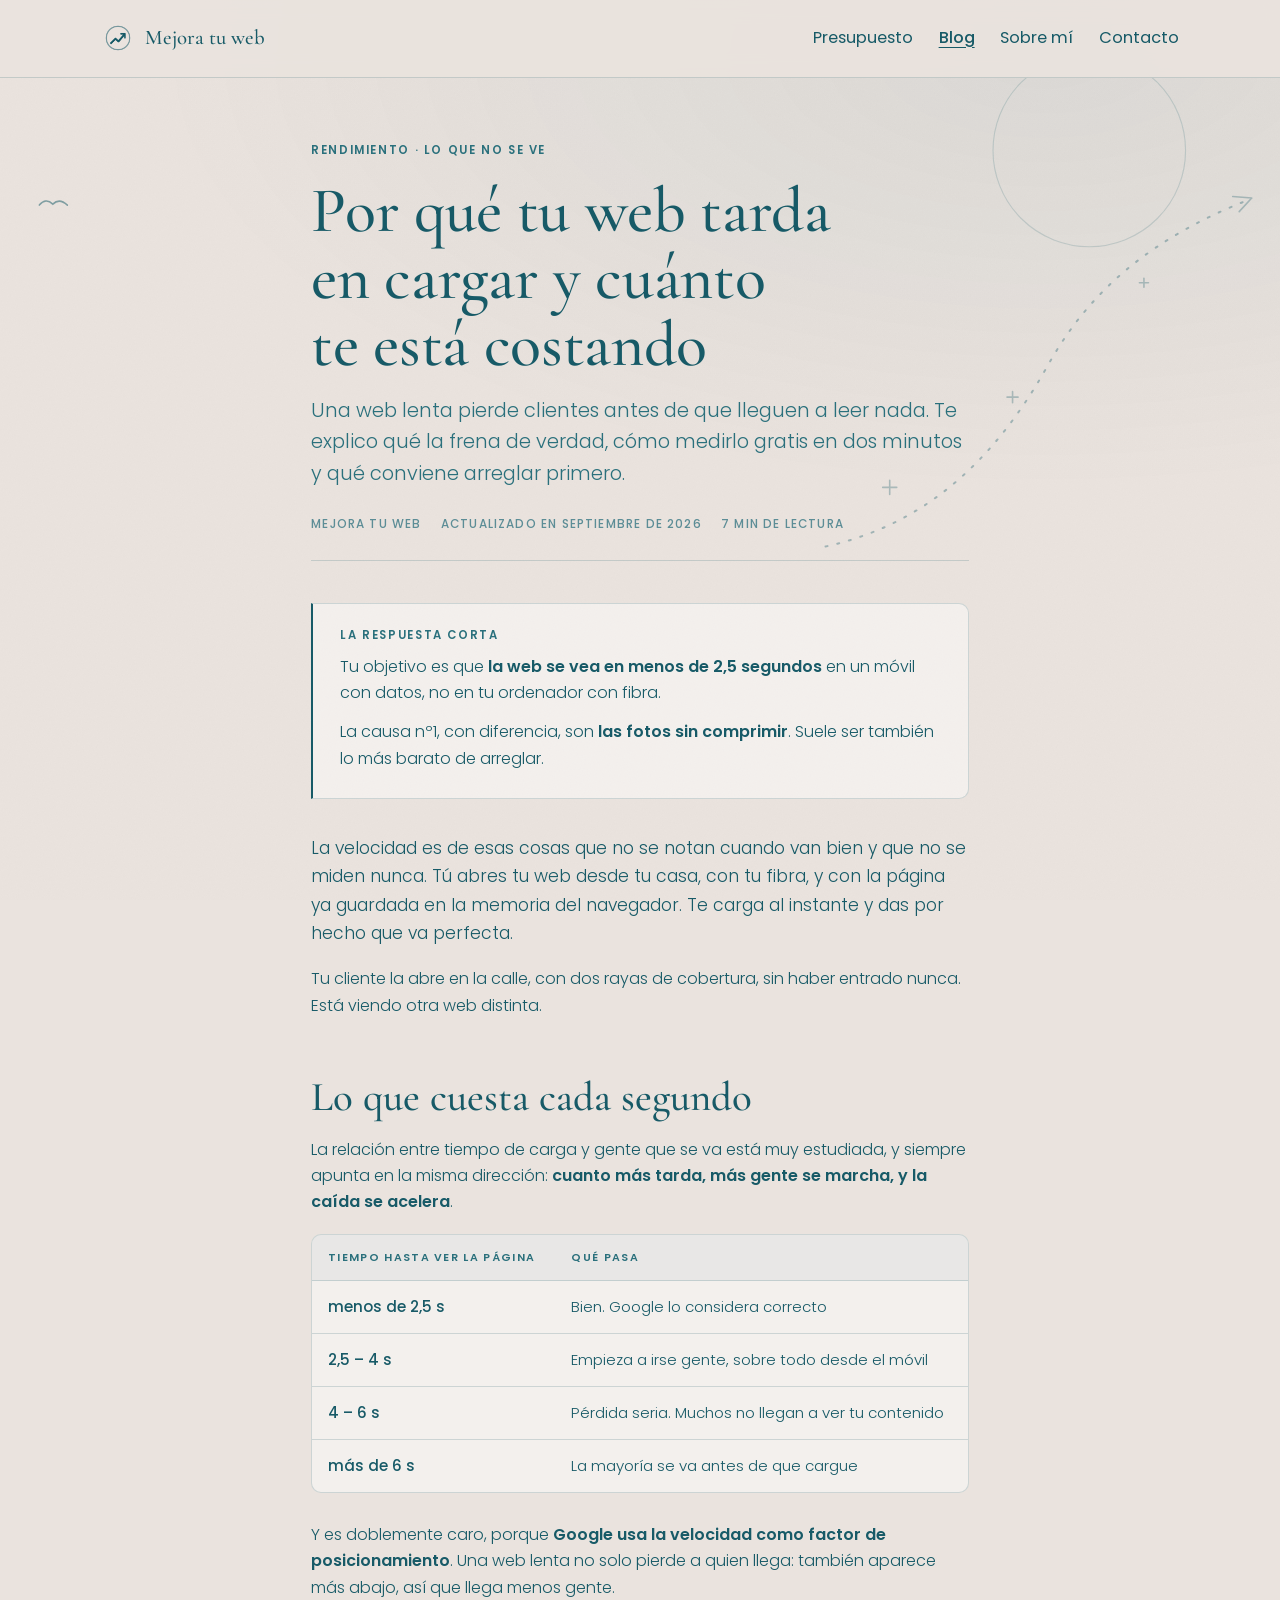
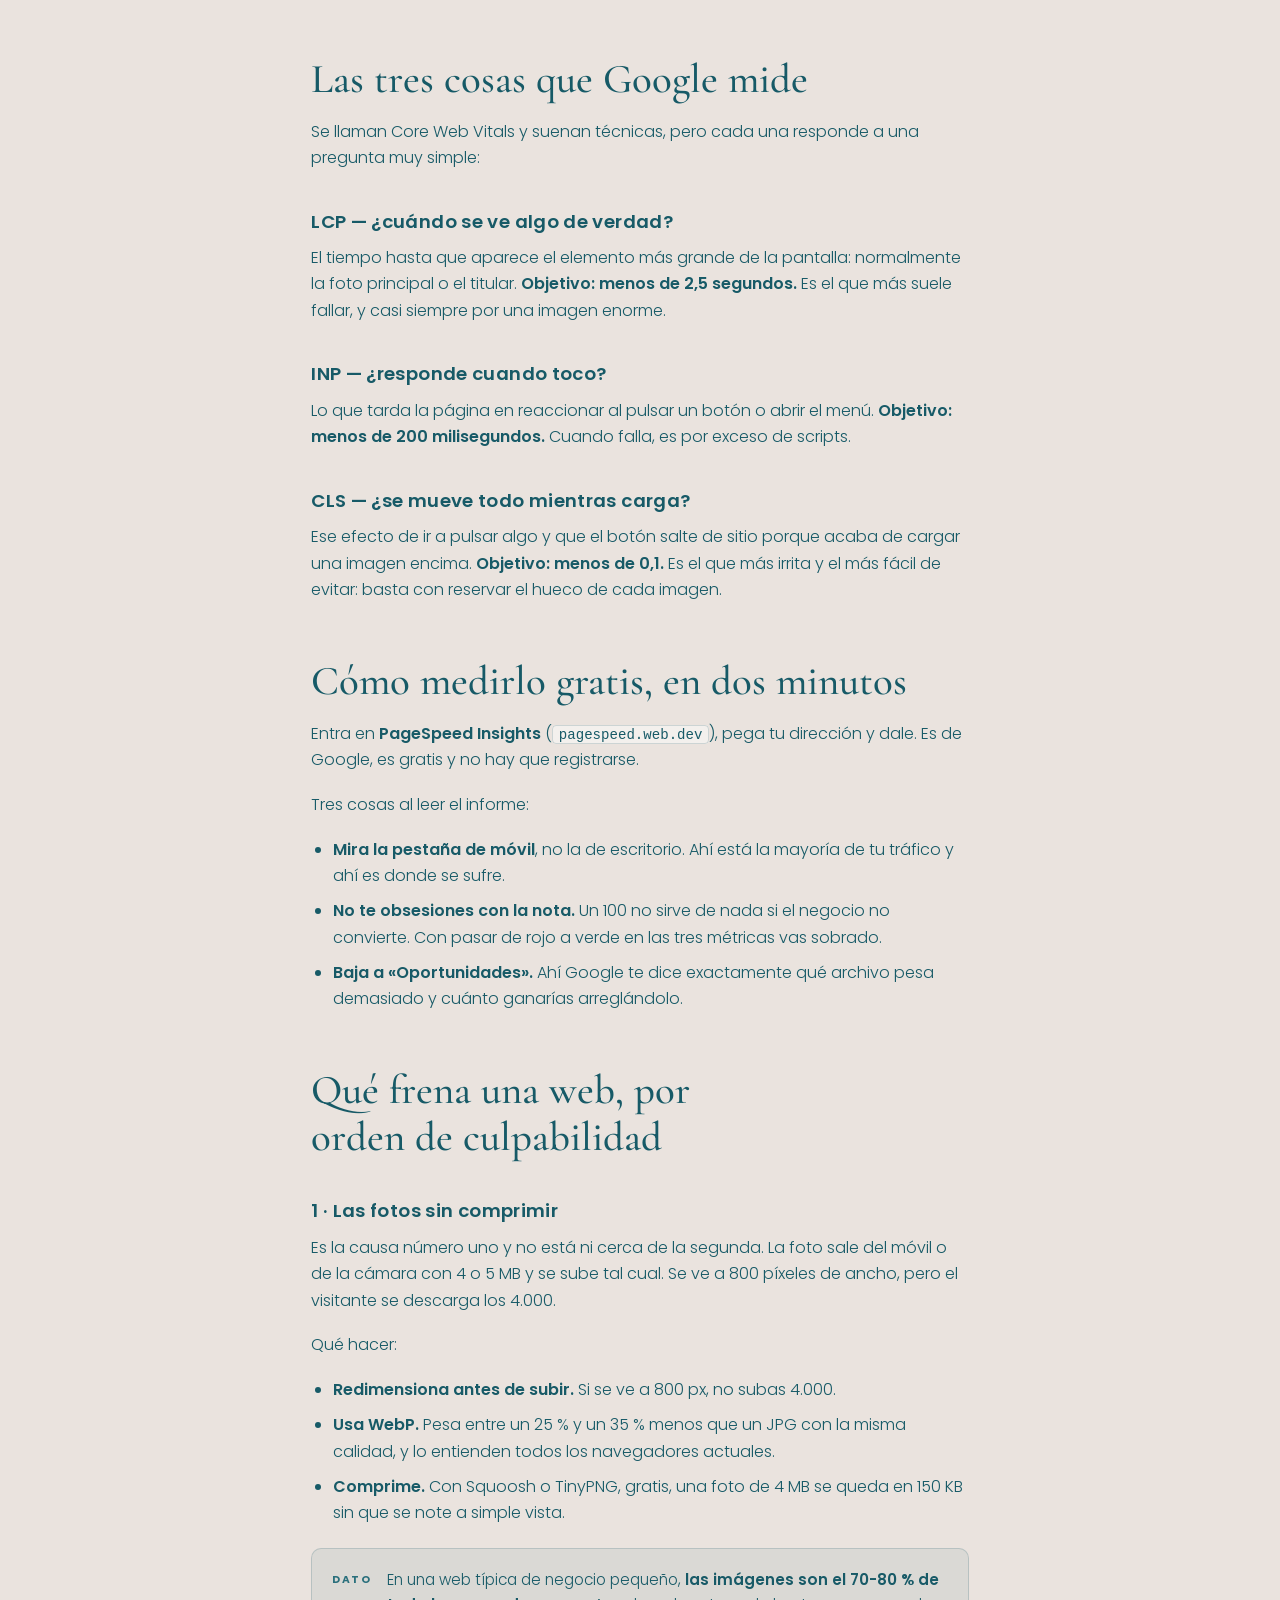
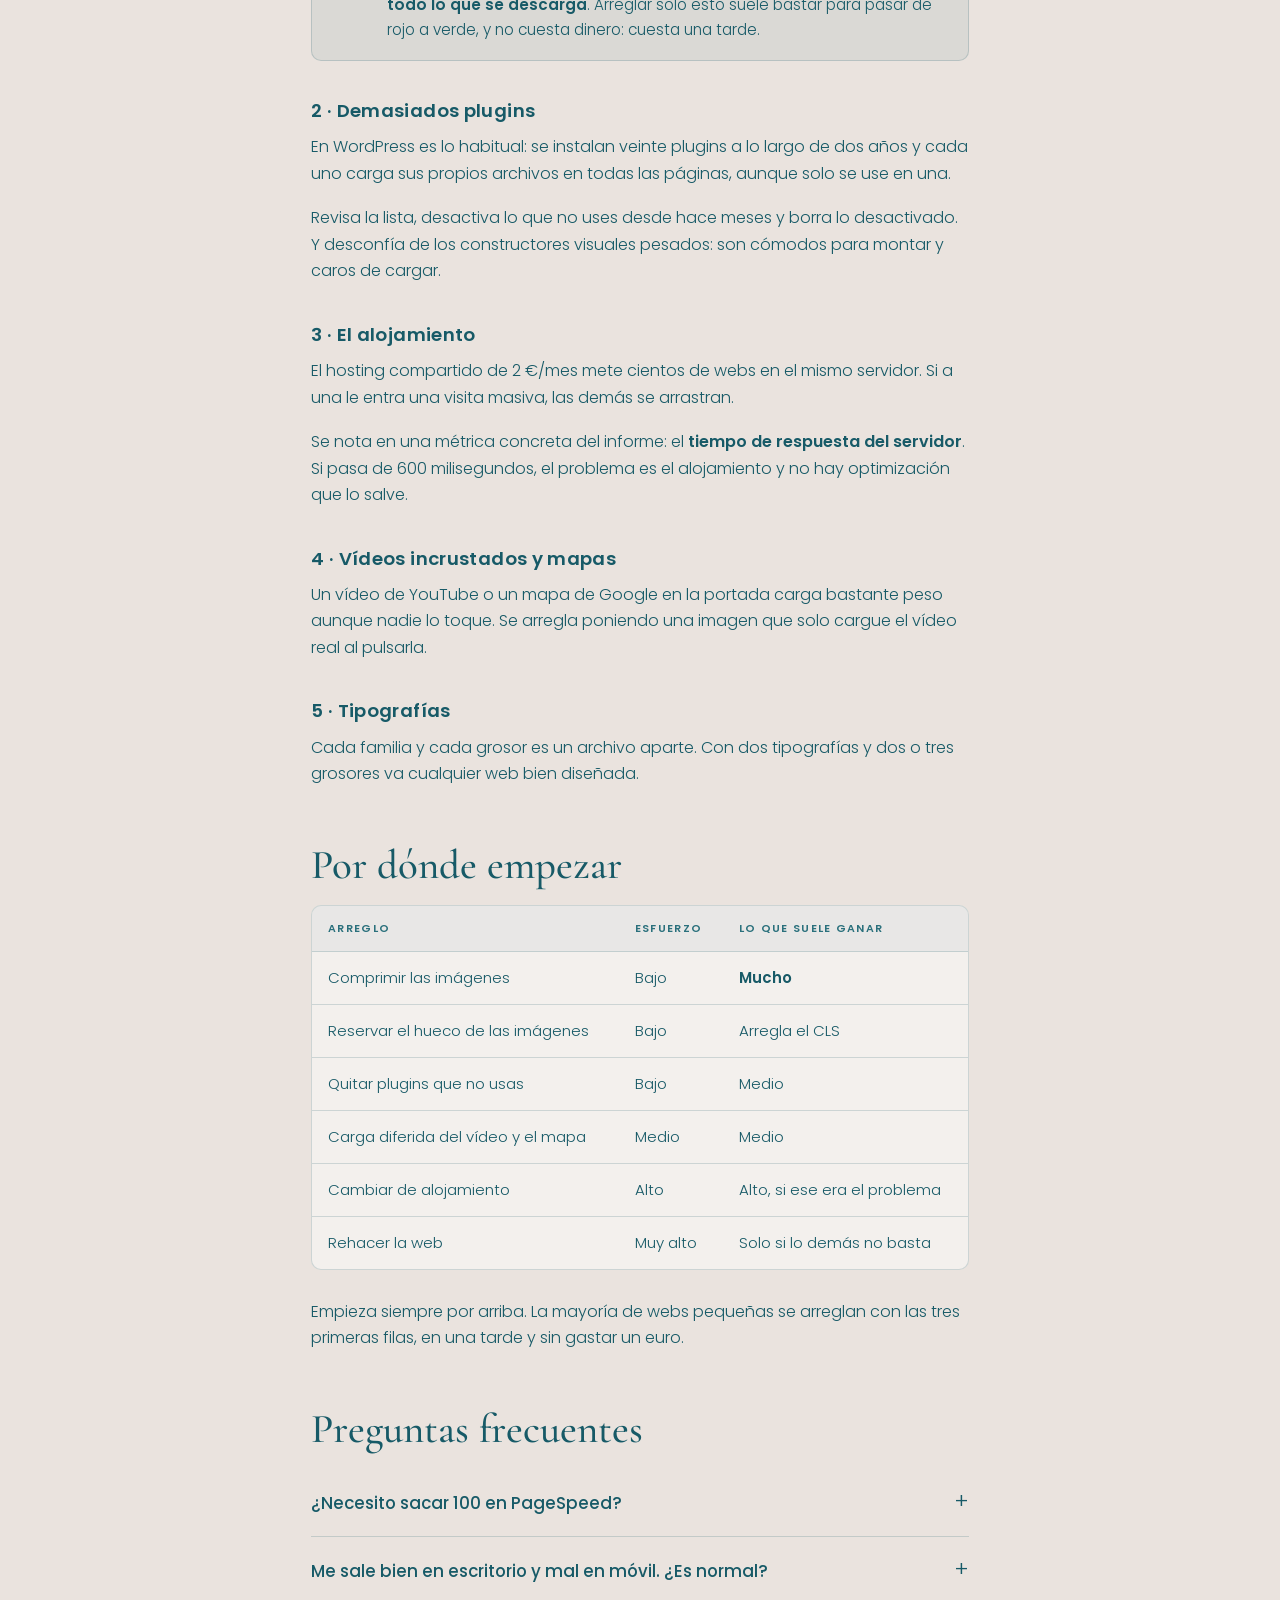
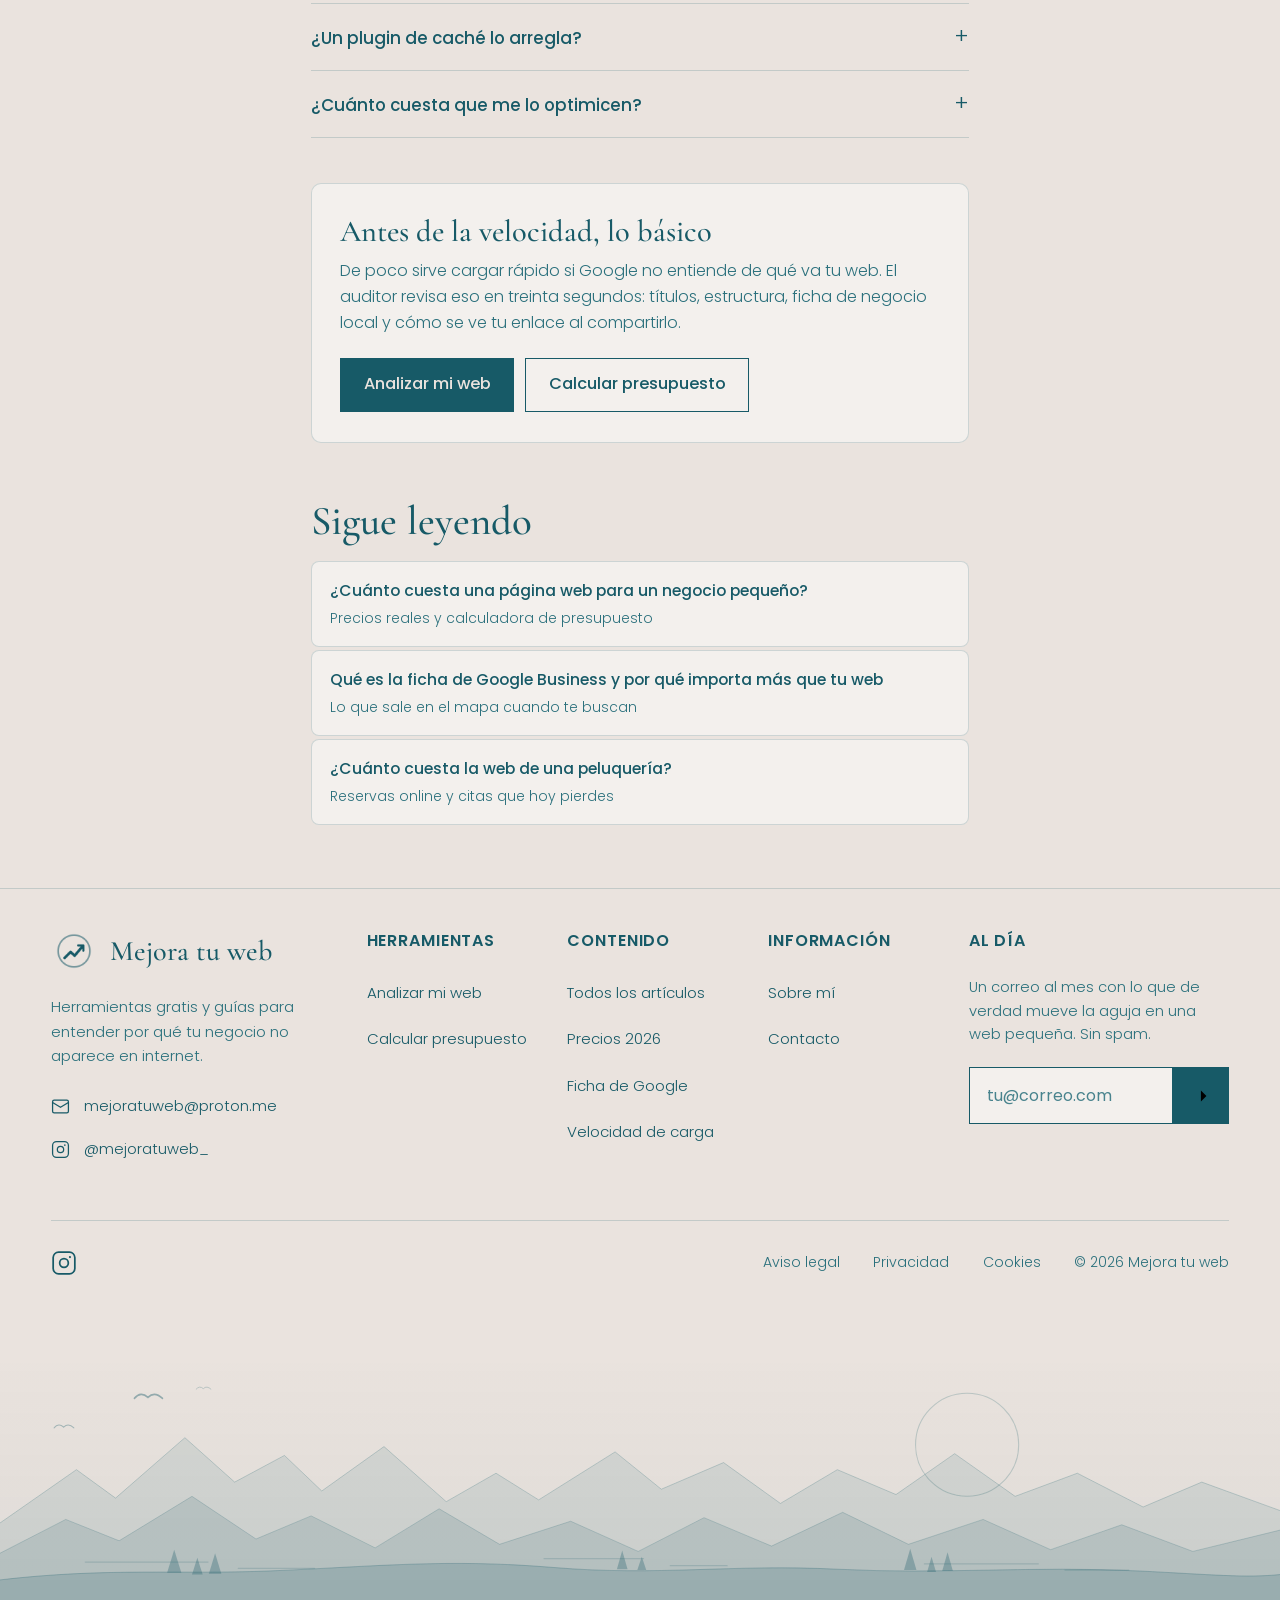
<file: blog/velocidad-web.html>
<!DOCTYPE html>
<html lang="es">
<head>
<meta charset="utf-8">
<meta name="viewport" content="width=device-width, initial-scale=1">
<title>Por qué tu web tarda en cargar y cuánto te está costando</title>
<meta name="description" content="Una web lenta pierde visitas antes de que nadie la lea. Qué la frena de verdad, cómo medirlo gratis en dos minutos y qué se arregla primero.">
<link rel="canonical" href="https://mejoratuweb.world/blog/velocidad-web">

<meta property="og:type" content="article">
<meta property="og:title" content="Por qué tu web tarda en cargar y cuánto te está costando">
<meta property="og:description" content="Las fotos sin comprimir son la causa nº1. Cómo medirlo gratis y qué arreglar primero.">
<meta property="og:image" content="https://mejoratuweb.world/img/portada-velocidad.jpg">

<link rel="icon" href="/img/logo.png">
<link rel="preconnect" href="https://fonts.googleapis.com">
<link rel="preconnect" href="https://fonts.gstatic.com" crossorigin>
<link rel="stylesheet" href="https://fonts.googleapis.com/css2?family=Cormorant+Garamond:wght@400;500;600&family=Poppins:wght@300;400;500;600&display=swap">
<link rel="stylesheet" href="/estilo.css">

<script type="application/ld+json">
{
  "@context":"https://schema.org",
  "@type":"Article",
  "headline":"Por qué tu web tarda en cargar y cuánto te está costando",
  "author":{"@type":"Organization","name":"Mejora tu web"},
  "datePublished":"2026-09-15",
  "inLanguage":"es-ES"
}
</script>
<script type="application/ld+json">
{
  "@context": "https://schema.org",
  "@type": "WebSite",
  "name": "Mejora tu web",
  "description": "Herramientas gratuitas y contenidos sobre visibilidad web para negocios pequeños.",
  "url": "https://mejoratuweb.world/",
    "sameAs": ["https://instagram.com/mejoratuweb_"],
  "email": "mejoratuweb@proton.me"
}
</script>
<script type="application/ld+json">
{
  "@context": "https://schema.org",
  "@type": "FAQPage",
  "mainEntity": [
    {
      "@type": "Question",
      "name": "¿Necesito sacar 100 en PageSpeed?",
      "acceptedAnswer": {
        "@type": "Answer",
        "text": "No. Es una nota orientativa y llegar a 100 suele exigir renuncias que no compensan. Con las tres métricas en verde vas mejor que la inmensa mayoría de tu competencia."
      }
    },
    {
      "@type": "Question",
      "name": "Me sale bien en escritorio y mal en móvil. ¿Es normal?",
      "acceptedAnswer": {
        "@type": "Answer",
        "text": "Completamente, y es lo habitual. El móvil tiene menos potencia y peor conexión. Es también la pestaña que importa, porque de ahí viene la mayoría de tus visitas."
      }
    },
    {
      "@type": "Question",
      "name": "¿Un plugin de caché lo arregla?",
      "acceptedAnswer": {
        "@type": "Answer",
        "text": "Ayuda, pero no hace milagros. Un plugin de caché sobre imágenes de 5 MB sigue sirviendo imágenes de 5 MB. Primero el problema real, luego la caché."
      }
    },
    {
      "@type": "Question",
      "name": "¿Cuánto cuesta que me lo optimicen?",
      "acceptedAnswer": {
        "@type": "Answer",
        "text": "Una revisión completa de velocidad en una web pequeña ronda los 150-350 €, según lo que haya que tocar. Si el problema resulta ser el alojamiento o una web mal construida de origen, ahí ya hablamos de otra cosa."
      }
    }
  ]
}
</script>
</head>
<body>
<div class="barra">
<nav class="nav">
  <a class="marca" href="/"><img src="/img/logo.png" alt="" width="120" height="120">Mejora tu web</a>
  <ul>
    <li><a href="/presupuesto">Presupuesto</a></li>
    <li><a href="/blog" aria-current="page">Blog</a></li>
    <li><a href="/sobre-mi">Sobre mí</a></li>
    <li><a href="/contacto">Contacto</a></li>
  </ul>
</nav>
</div>

<div class="wrap">

<article>

<header class="rv">
  <p class="eyebrow">Rendimiento · Lo que no se ve</p>
  <h1>Por qué tu web tarda en cargar y cuánto te está costando</h1>
  <p class="lede">Una web lenta pierde clientes antes de que lleguen a leer nada. Te explico qué la frena de verdad, cómo medirlo gratis en dos minutos y qué conviene arreglar primero.</p>
  <div class="byline">
    <span>Mejora tu web</span>
    <span>Actualizado en septiembre de 2026</span>
    <span>7 min de lectura</span>
  </div>
</header>

<div class="rv tldr">
  <h2>La respuesta corta</h2>
  <p>Tu objetivo es que <strong>la web se vea en menos de 2,5 segundos</strong> en un móvil con datos, no en tu ordenador con fibra.</p>
  <p>La causa nº1, con diferencia, son <strong>las fotos sin comprimir</strong>. Suele ser también lo más barato de arreglar.</p>
</div>

<p>La velocidad es de esas cosas que no se notan cuando van bien y que no se miden nunca. Tú abres tu web desde tu casa, con tu fibra, y con la página ya guardada en la memoria del navegador. Te carga al instante y das por hecho que va perfecta.</p>

<p>Tu cliente la abre en la calle, con dos rayas de cobertura, sin haber entrado nunca. Está viendo otra web distinta.</p>

<!-- ANUNCIO 1 -->
<div class="ad" data-anuncio hidden><!-- Aquí irá el bloque de AdSense cuando aprueben la cuenta. Hasta entonces va oculto: una web con recuadros vacíos que ponen "hueco de anuncio" parece sin terminar, y eso lo penaliza la revisión. --></div>

<h2>Lo que cuesta cada segundo</h2>

<p>La relación entre tiempo de carga y gente que se va está muy estudiada, y siempre apunta en la misma dirección: <strong>cuanto más tarda, más gente se marcha, y la caída se acelera</strong>.</p>

<div class="rv tw">
<table>
  <thead>
    <tr><th>Tiempo hasta ver la página</th><th>Qué pasa</th></tr>
  </thead>
  <tbody>
    <tr><td class="price">menos de 2,5 s</td><td>Bien. Google lo considera correcto</td></tr>
    <tr><td class="price">2,5 – 4 s</td><td>Empieza a irse gente, sobre todo desde el móvil</td></tr>
    <tr><td class="price">4 – 6 s</td><td>Pérdida seria. Muchos no llegan a ver tu contenido</td></tr>
    <tr><td class="price">más de 6 s</td><td>La mayoría se va antes de que cargue</td></tr>
  </tbody>
</table>
</div>

<p>Y es doblemente caro, porque <strong>Google usa la velocidad como factor de posicionamiento</strong>. Una web lenta no solo pierde a quien llega: también aparece más abajo, así que llega menos gente.</p>

<h2>Las tres cosas que Google mide</h2>

<p>Se llaman Core Web Vitals y suenan técnicas, pero cada una responde a una pregunta muy simple:</p>

<h3>LCP — ¿cuándo se ve algo de verdad?</h3>
<p>El tiempo hasta que aparece el elemento más grande de la pantalla: normalmente la foto principal o el titular. <strong>Objetivo: menos de 2,5 segundos.</strong> Es el que más suele fallar, y casi siempre por una imagen enorme.</p>

<h3>INP — ¿responde cuando toco?</h3>
<p>Lo que tarda la página en reaccionar al pulsar un botón o abrir el menú. <strong>Objetivo: menos de 200 milisegundos.</strong> Cuando falla, es por exceso de scripts.</p>

<h3>CLS — ¿se mueve todo mientras carga?</h3>
<p>Ese efecto de ir a pulsar algo y que el botón salte de sitio porque acaba de cargar una imagen encima. <strong>Objetivo: menos de 0,1.</strong> Es el que más irrita y el más fácil de evitar: basta con reservar el hueco de cada imagen.</p>

<h2>Cómo medirlo gratis, en dos minutos</h2>

<p>Entra en <strong>PageSpeed Insights</strong> (<code>pagespeed.web.dev</code>), pega tu dirección y dale. Es de Google, es gratis y no hay que registrarse.</p>

<p>Tres cosas al leer el informe:</p>

<ul>
  <li><strong>Mira la pestaña de móvil</strong>, no la de escritorio. Ahí está la mayoría de tu tráfico y ahí es donde se sufre.</li>
  <li><strong>No te obsesiones con la nota.</strong> Un 100 no sirve de nada si el negocio no convierte. Con pasar de rojo a verde en las tres métricas vas sobrado.</li>
  <li><strong>Baja a «Oportunidades».</strong> Ahí Google te dice exactamente qué archivo pesa demasiado y cuánto ganarías arreglándolo.</li>
</ul>

<!-- ANUNCIO 2 -->
<div class="ad" data-anuncio hidden><!-- Aquí irá el bloque de AdSense cuando aprueben la cuenta. Hasta entonces va oculto: una web con recuadros vacíos que ponen "hueco de anuncio" parece sin terminar, y eso lo penaliza la revisión. --></div>

<h2>Qué frena una web, por orden de culpabilidad</h2>

<h3>1 · Las fotos sin comprimir</h3>

<p>Es la causa número uno y no está ni cerca de la segunda. La foto sale del móvil o de la cámara con 4 o 5 MB y se sube tal cual. Se ve a 800 píxeles de ancho, pero el visitante se descarga los 4.000.</p>

<p>Qué hacer:</p>
<ul>
  <li><strong>Redimensiona antes de subir.</strong> Si se ve a 800 px, no subas 4.000.</li>
  <li><strong>Usa WebP.</strong> Pesa entre un 25 % y un 35 % menos que un JPG con la misma calidad, y lo entienden todos los navegadores actuales.</li>
  <li><strong>Comprime.</strong> Con Squoosh o TinyPNG, gratis, una foto de 4 MB se queda en 150 KB sin que se note a simple vista.</li>
</ul>

<div class="rv flag">
  <span class="mk">Dato</span>
  <p>En una web típica de negocio pequeño, <strong>las imágenes son el 70-80 % de todo lo que se descarga</strong>. Arreglar solo esto suele bastar para pasar de rojo a verde, y no cuesta dinero: cuesta una tarde.</p>
</div>

<h3>2 · Demasiados plugins</h3>

<p>En WordPress es lo habitual: se instalan veinte plugins a lo largo de dos años y cada uno carga sus propios archivos en todas las páginas, aunque solo se use en una.</p>

<p>Revisa la lista, desactiva lo que no uses desde hace meses y borra lo desactivado. Y desconfía de los constructores visuales pesados: son cómodos para montar y caros de cargar.</p>

<h3>3 · El alojamiento</h3>

<p>El hosting compartido de 2 €/mes mete cientos de webs en el mismo servidor. Si a una le entra una visita masiva, las demás se arrastran.</p>

<p>Se nota en una métrica concreta del informe: el <strong>tiempo de respuesta del servidor</strong>. Si pasa de 600 milisegundos, el problema es el alojamiento y no hay optimización que lo salve.</p>

<h3>4 · Vídeos incrustados y mapas</h3>

<p>Un vídeo de YouTube o un mapa de Google en la portada carga bastante peso aunque nadie lo toque. Se arregla poniendo una imagen que solo cargue el vídeo real al pulsarla.</p>

<h3>5 · Tipografías</h3>

<p>Cada familia y cada grosor es un archivo aparte. Con dos tipografías y dos o tres grosores va cualquier web bien diseñada.</p>

<h2>Por dónde empezar</h2>

<div class="rv tw">
<table>
  <thead>
    <tr><th>Arreglo</th><th>Esfuerzo</th><th>Lo que suele ganar</th></tr>
  </thead>
  <tbody>
    <tr><td>Comprimir las imágenes</td><td>Bajo</td><td><strong>Mucho</strong></td></tr>
    <tr><td>Reservar el hueco de las imágenes</td><td>Bajo</td><td>Arregla el CLS</td></tr>
    <tr><td>Quitar plugins que no usas</td><td>Bajo</td><td>Medio</td></tr>
    <tr><td>Carga diferida del vídeo y el mapa</td><td>Medio</td><td>Medio</td></tr>
    <tr><td>Cambiar de alojamiento</td><td>Alto</td><td>Alto, si ese era el problema</td></tr>
    <tr><td>Rehacer la web</td><td>Muy alto</td><td>Solo si lo demás no basta</td></tr>
  </tbody>
</table>
</div>

<p>Empieza siempre por arriba. La mayoría de webs pequeñas se arreglan con las tres primeras filas, en una tarde y sin gastar un euro.</p>

<h2>Preguntas frecuentes</h2>

<details>
  <summary>¿Necesito sacar 100 en PageSpeed?</summary>
  <p>No. Es una nota orientativa y llegar a 100 suele exigir renuncias que no compensan. Con las tres métricas en verde vas mejor que la inmensa mayoría de tu competencia.</p>
</details>
<details>
  <summary>Me sale bien en escritorio y mal en móvil. ¿Es normal?</summary>
  <p>Completamente, y es lo habitual. El móvil tiene menos potencia y peor conexión. Es también la pestaña que importa, porque de ahí viene la mayoría de tus visitas.</p>
</details>
<details>
  <summary>¿Un plugin de caché lo arregla?</summary>
  <p>Ayuda, pero no hace milagros. Un plugin de caché sobre imágenes de 5 MB sigue sirviendo imágenes de 5 MB. Primero el problema real, luego la caché.</p>
</details>
<details>
  <summary>¿Cuánto cuesta que me lo optimicen?</summary>
  <p>Una revisión completa de velocidad en una web pequeña ronda los 150-350 €, según lo que haya que tocar. Si el problema resulta ser el alojamiento o una web mal construida de origen, ahí ya hablamos de otra cosa.</p>
</details>

<div class="rv cta">
  <h2>Antes de la velocidad, lo básico</h2>
  <p>De poco sirve cargar rápido si Google no entiende de qué va tu web. El auditor revisa eso en treinta segundos: títulos, estructura, ficha de negocio local y cómo se ve tu enlace al compartirlo.</p>
  <div class="btns">
    <a class="btn" href="/">Analizar mi web</a>
    <a class="btn-ghost" href="/presupuesto">Calcular presupuesto</a>
  </div>
</div>

<h2>Sigue leyendo</h2>

<ul class="rv more">
  <li><a href="/blog/precio-web-negocio-pequeno">¿Cuánto cuesta una página web para un negocio pequeño?<span class="sub">Precios reales y calculadora de presupuesto</span></a></li>
  <li><a href="/blog/ficha-google-business">Qué es la ficha de Google Business y por qué importa más que tu web<span class="sub">Lo que sale en el mapa cuando te buscan</span></a></li>
  <li><a href="/blog/precio-web-peluqueria">¿Cuánto cuesta la web de una peluquería?<span class="sub">Reservas online y citas que hoy pierdes</span></a></li>
</ul>

</article>

</div>

<footer class="pie">
<div class="wrap-wide">

  <div class="pie-grid">

    <div class="pie-marca">
      <div class="pie-lockup"><img src="/img/logo.png" alt="" width="120" height="120"><span>Mejora tu web</span></div>
      <p class="pie-blurb">Herramientas gratis y guías para entender por qué tu negocio no aparece en internet.</p>
      <ul class="contacto-lista">
        <li><svg viewBox="0 0 24 24" aria-hidden="true" stroke-linecap="round" stroke-linejoin="round"><rect x="2" y="4" width="20" height="16" rx="2"/><path d="m22 7-10 6L2 7"/></svg><a href="mailto:mejoratuweb@proton.me">mejoratuweb@proton.me</a></li>
        <li><svg viewBox="0 0 24 24" aria-hidden="true" stroke-linecap="round" stroke-linejoin="round"><rect x="2" y="2" width="20" height="20" rx="5"/><circle cx="12" cy="12" r="4"/><circle cx="17.5" cy="6.5" r="1" fill="currentColor" stroke="none"/></svg><a href="https://instagram.com/mejoratuweb_" target="_blank" rel="noopener">@mejoratuweb_</a></li>
      </ul>
    </div>

    <nav class="pie-col" aria-label="Herramientas">
      <h3>Herramientas</h3>
      <ul>
        <li><a href="/">Analizar mi web</a></li>
        <li><a href="/presupuesto">Calcular presupuesto</a></li>
      </ul>
    </nav>

    <nav class="pie-col" aria-label="Contenido">
      <h3>Contenido</h3>
      <ul>
        <li><a href="/blog">Todos los artículos</a></li>
        <li><a href="/blog/precio-web-negocio-pequeno">Precios 2026</a></li>
        <li><a href="/blog/ficha-google-business">Ficha de Google</a></li>
        <li><a href="/blog/velocidad-web">Velocidad de carga</a></li>
      </ul>
    </nav>

    <nav class="pie-col" aria-label="Información">
      <h3>Información</h3>
      <ul>
        <li><a href="/sobre-mi">Sobre mí</a></li>
        <li><a href="/contacto">Contacto</a></li>
      </ul>
    </nav>

    <div class="pie-boletin">
      <h3>Al día</h3>
      <p>Un correo al mes con lo que de verdad mueve la aguja en una web pequeña. Sin spam.</p>
      <form class="suscribe" name="boletin" method="POST" data-netlify="true" action="/gracias">
        <input type="hidden" name="form-name" value="boletin">
        <label class="sr-only" for="nl-email">Tu correo electrónico</label>
        <input id="nl-email" type="email" name="email" placeholder="tu@correo.com"
               autocomplete="email" required>
        <button type="submit" aria-label="Suscribirme"><svg viewBox="0 0 24 24" aria-hidden="true" stroke-linecap="round" stroke-linejoin="round"><path d="M4 12h15M13 6l6 6-6 6"/></svg></button>
      </form>
    </div>

  </div>

  <div class="pie-bajo">
    <div class="pie-social">
      <a href="https://instagram.com/mejoratuweb_" target="_blank" rel="noopener" aria-label="Instagram"><svg viewBox="0 0 24 24" aria-hidden="true" stroke-linecap="round" stroke-linejoin="round"><rect x="2" y="2" width="20" height="20" rx="5"/><circle cx="12" cy="12" r="4"/><circle cx="17.5" cy="6.5" r="1" fill="currentColor" stroke="none"/></svg></a>
    </div>
    <nav class="pie-legal" aria-label="Legal">
      <a href="/aviso-legal">Aviso legal</a>
      <a href="/politica-de-privacidad">Privacidad</a>
      <a href="/politica-de-cookies">Cookies</a>
      <span>&copy; 2026 Mejora tu web</span>
    </nav>
  </div>

</div>
</footer>
<script src="/ambiente.js" defer></script>
</body>
</html>
</file>
<file: estilo.css>
/* ═══════════════════════════════════════════════════════════
   SISTEMA VISUAL — un solo archivo para todo el sitio.
   <link rel="stylesheet" href="/estilo.css">

   Dirección: papel crema y tinta verde azulada. Trazo fino,
   mucho aire, versales espaciadas en los rótulos y una serif
   solo para la marca y los titulares grandes.

   Tema único a propósito: no hay modo oscuro, así que todos
   los colores se pintan explícitamente.
   ═══════════════════════════════════════════════════════════ */

:root{
  color-scheme: light;

  --ink:#175A67;          /* texto, iconos, bordes, relleno de botón */
  --ink-soft:#2A707C;     /* secundario y marcadores de posición */
  --ink-faint:#5C8D96;    /* terciario */
  --ink-hover:#0F454F;    /* hover del botón sólido */
  --cream:#EAE3DE;        /* fondo de página */
  --cream-2:#F2EDE9;      /* superficies elevadas */
  --veil:rgba(255,255,255,.45);
  --line:rgba(23,90,103,.18);
  --line-2:rgba(23,90,103,.34);

  --bad:#A8271C;
  --bad-soft:rgba(168,39,28,.09);
  --warn:#8A5D00;
  --warn-soft:rgba(138,93,0,.10);
  --ok:#1F6B4A;
  --ok-soft:rgba(31,107,74,.10);

  --sans:'Poppins', "Helvetica Neue", Arial, sans-serif;
  --serif:'Cormorant Garamond', Georgia, 'Times New Roman', serif;

  --max:1440px;
  --r:10px;
  --fs-nav:clamp(.9rem, .55vw + .75rem, 1.02rem);
}

*,*::before,*::after{box-sizing:border-box;}
html{-webkit-text-size-adjust:100%;scroll-behavior:smooth;background:var(--cream);}

body{
  margin:0;
  background:var(--cream);
  color:var(--ink);
  font-family:var(--sans);
  font-weight:300;
  font-size:16px;
  line-height:1.65;
  padding:0;
  -webkit-font-smoothing:antialiased;
  overflow-wrap:break-word;
}
::selection{background:rgba(23,90,103,.18);}

.wrap{max-width:760px;margin:0 auto;padding-inline:clamp(1.25rem,4vw,4.5rem);}
.wrap-wide{max-width:var(--max);margin:0 auto;padding-inline:clamp(1.25rem,4vw,4.5rem);}
:focus-visible{outline:2px solid var(--ink);outline-offset:3px;border-radius:3px;}
.sr-only{
  position:absolute;width:1px;height:1px;padding:0;margin:-1px;
  overflow:hidden;clip:rect(0,0,0,0);white-space:nowrap;border:0;
}

/* ── apariciones al entrar en pantalla ─────────────────────
   Parten visibles: sin JS la página se lee igual. */
.rv{transition:transform .72s cubic-bezier(.22,1,.36,1), opacity .72s cubic-bezier(.22,1,.36,1);}
html.js .rv{transform:translate3d(0,14px,0);opacity:0;}
html.js .rv.visible{transform:none;opacity:1;}

/* ── navegación ────────────────────────────────────────────── */
/* La barra ocupa todo el ancho; su contenido se alinea con el texto. */
.barra{
  position:sticky;top:0;z-index:50;
  border-bottom:1px solid var(--line);
  background:rgba(234,227,222,.92);
  backdrop-filter:blur(10px);-webkit-backdrop-filter:blur(10px);
}
.nav{
  max-width:1180px;margin:0 auto;
  padding:1.05rem clamp(1.25rem,4vw,4.5rem);
  display:flex;justify-content:space-between;align-items:center;
  gap:1rem 2rem;flex-wrap:wrap;
}
.nav .marca{
  display:inline-flex;align-items:center;gap:.6rem;
  color:var(--ink);text-decoration:none;
  font-family:var(--serif);font-weight:500;
  font-size:clamp(1.3rem,1.6vw,1.6rem);line-height:1;
}
.nav .marca img,
.nav .marca svg{width:34px;height:34px;flex:0 0 auto;object-fit:contain;}
.nav ul{display:flex;gap:clamp(1rem,2vw,2rem);list-style:none;margin:0;padding:0;flex-wrap:wrap;}
.nav li{margin:0;}
.nav a:not(.marca){
  color:var(--ink);text-decoration:none;font-size:var(--fs-nav);font-weight:400;
  transition:opacity .2s ease;
}
.nav a:not(.marca):hover{opacity:.62;}
.nav a[aria-current="page"]{font-weight:500;text-decoration:underline;text-underline-offset:4px;}

/* ── tipografía ────────────────────────────────────────────── */
h1{
  font-family:var(--serif);font-weight:500;
  font-size:clamp(2.4rem,5.2vw,4rem);line-height:1.05;letter-spacing:-.005em;
  margin:0 0 1rem;text-wrap:balance;color:var(--ink);
}
h2{
  font-family:var(--serif);font-weight:500;
  font-size:clamp(1.75rem,3.2vw,2.6rem);line-height:1.15;
  margin:3.4rem 0 1rem;text-wrap:balance;color:var(--ink);
}
h3{
  font-size:clamp(1rem,.5vw + .85rem,1.15rem);font-weight:600;
  letter-spacing:.02em;margin:2.2rem 0 .5rem;color:var(--ink);
}
p{margin:0 0 1.15rem;}
a{color:var(--ink);text-underline-offset:3px;text-decoration-thickness:1px;transition:opacity .2s ease;}
a:hover{opacity:.62;}
strong{font-weight:600;}
em{font-style:italic;}
ul,ol{margin:0 0 1.35rem;padding-left:1.35rem;}
li{margin-bottom:.55rem;}
code{
  font-family:ui-monospace,'SF Mono',Menlo,monospace;font-size:.88em;
  background:var(--veil);border:1px solid var(--line);
  padding:.05em .4em;border-radius:4px;overflow-wrap:anywhere;
}

.eyebrow{
  font-size:.72rem;font-weight:600;letter-spacing:.14em;
  text-transform:uppercase;color:var(--ink-soft);margin:0 0 1.1rem;
}
.lede{
  font-size:clamp(1.05rem,.6vw + .95rem,1.22rem);line-height:1.62;
  color:var(--ink-soft);margin:0 0 1.6rem;max-width:58ch;font-weight:300;
}
.byline{
  display:flex;flex-wrap:wrap;gap:.5rem 1.2rem;align-items:baseline;
  font-size:.74rem;font-weight:500;letter-spacing:.1em;
  text-transform:uppercase;color:var(--ink-faint);
}
article > header{
  padding-block:clamp(3rem,7vh,4.5rem) 1.6rem;
  border-bottom:1px solid var(--line);margin-bottom:2.6rem;
}
article > p:first-of-type{font-size:1.08rem;}

/* ── insignia de filo ──────────────────────────────────────── */
.badge{
  display:inline-block;border-left:2px solid var(--ink);
  background:var(--veil);padding:.45rem .9rem;margin:0 0 1.4rem;
  font-size:.72rem;font-weight:600;letter-spacing:.14em;
  text-transform:uppercase;color:var(--ink);
}

/* ── respuesta rápida ──────────────────────────────────────── */
.tldr{
  background:var(--veil);border:1px solid var(--line);
  border-left:2px solid var(--ink);border-radius:0 var(--r) var(--r) 0;
  padding:1.6rem 1.7rem;margin-bottom:2.2rem;
}
.tldr h2{
  margin:0 0 .7rem;font-family:var(--sans);font-size:.72rem;font-weight:600;
  letter-spacing:.14em;text-transform:uppercase;color:var(--ink-soft);
}
.tldr p{margin:0 0 .8rem;}
.tldr p:last-child{margin:0;}
.tldr .big{
  font-family:var(--serif);font-size:clamp(1.9rem,4vw,2.6rem);
  font-weight:500;line-height:1.1;display:block;
}

/* ── tablas ────────────────────────────────────────────────── */
.tw{overflow-x:auto;margin:0 0 1.8rem;border:1px solid var(--line);border-radius:var(--r);background:var(--veil);}
table{border-collapse:collapse;width:100%;min-width:460px;font-size:.94rem;}
th,td{text-align:left;padding:.85rem 1rem;border-bottom:1px solid var(--line);vertical-align:top;}
thead th{
  font-size:.68rem;font-weight:600;letter-spacing:.12em;
  text-transform:uppercase;color:var(--ink-soft);background:rgba(23,90,103,.05);
}
tbody tr:last-child td{border-bottom:0;}
td.price{font-weight:500;white-space:nowrap;font-variant-numeric:tabular-nums;}
td small{color:var(--ink-faint);font-size:.85rem;display:block;margin-top:.15rem;}

/* ── avisos ────────────────────────────────────────────────── */
.flag{
  display:flex;gap:1rem;background:rgba(23,90,103,.07);
  border:1px solid var(--line);border-radius:var(--r);
  padding:1.1rem 1.25rem;margin:0 0 1.8rem;font-size:.95rem;
}
.flag .mk{
  font-size:.66rem;font-weight:700;letter-spacing:.14em;text-transform:uppercase;
  color:var(--ink-soft);flex-shrink:0;padding-top:.25rem;
}
.flag p{margin:0;}

.alarms{list-style:none;padding:0;margin:0 0 1.8rem;display:flex;flex-direction:column;gap:.2rem;}
.alarms li{
  border-left:2px solid var(--bad);background:var(--bad-soft);
  padding:.95rem 1.1rem;margin:0;border-radius:0 6px 6px 0;font-size:.95rem;
}
.alarms b{display:block;margin-bottom:.2rem;font-weight:600;}

/* ── preguntas frecuentes ──────────────────────────────────── */
details{border-bottom:1px solid var(--line);padding:1rem 0;}
details summary{
  cursor:pointer;font-weight:500;font-size:1.05rem;list-style:none;
  display:flex;justify-content:space-between;gap:1rem;align-items:baseline;
  transition:opacity .2s ease;
}
details summary:hover{opacity:.62;}
details summary::-webkit-details-marker{display:none;}
details summary::after{content:"+";font-weight:300;font-size:1.3rem;flex-shrink:0;}
details[open] summary::after{content:"–";}
details p{margin:.8rem 0 0;font-size:.98rem;color:var(--ink-soft);}

/* ── lista de enlaces ──────────────────────────────────────── */
.more{list-style:none;padding:0;margin:0 0 1.6rem;display:flex;flex-direction:column;gap:.2rem;}
.more li{margin:0;}
.more a{
  display:block;padding:1rem 1.1rem;background:var(--veil);
  border:1px solid var(--line);border-radius:8px;
  text-decoration:none;font-weight:500;font-size:.98rem;
  transition:background .2s ease,border-color .2s ease,transform .2s ease;
}
.more a:hover{background:var(--cream-2);border-color:var(--line-2);opacity:1;transform:translateX(2px);}
.more .sub{display:block;font-weight:300;font-size:.87rem;color:var(--ink-soft);margin-top:.2rem;}

/* ── llamada a la acción ───────────────────────────────────── */
.cta{
  background:var(--veil);border:1px solid var(--line);
  border-radius:var(--r);padding:1.9rem 1.75rem;margin:2.8rem 0;
}
.cta h2{margin:0 0 .5rem;font-size:clamp(1.4rem,2.4vw,1.9rem);}
.cta p{margin:0 0 1.3rem;color:var(--ink-soft);}

.btn,.btn-ghost{
  display:inline-flex;align-items:center;gap:.45rem;
  padding:.8rem 1.4rem;font-family:inherit;font-size:var(--fs-nav);
  font-weight:500;text-decoration:none;cursor:pointer;
  border:1px solid var(--ink);transition:background .2s ease,color .2s ease;
}
.btn{background:var(--ink);color:var(--cream);}
.btn:hover{background:var(--ink-hover);color:var(--cream);opacity:1;}
.btn-ghost{background:transparent;color:var(--ink);}
.btn-ghost:hover{background:var(--veil);opacity:1;}
.btns{display:flex;gap:.7rem;flex-wrap:wrap;}

/* ── hueco de anuncio ──────────────────────────────────────── */
.ad{
  border:1px dashed var(--line-2);border-radius:var(--r);
  padding:1.4rem;margin:2.6rem 0;text-align:center;
  font-size:.66rem;letter-spacing:.14em;text-transform:uppercase;color:var(--ink-faint);
}

/* ── pie ───────────────────────────────────────────────────── */
.pie{border-top:1px solid var(--line);margin-top:clamp(3rem,7vh,5rem);padding-block:2.4rem 3rem;}
.pie-grid{display:grid;align-items:start;gap:clamp(1.5rem,3vw,3.25rem);grid-template-columns:1fr;}
@media (min-width:721px){
  .pie-grid{grid-template-columns:repeat(3,1fr);row-gap:clamp(2rem,4vh,2.75rem);}
  .pie-marca,.pie-boletin{grid-column:1 / -1;}
}
@media (min-width:1101px){
  .pie-grid{grid-template-columns:minmax(240px,1.45fr) repeat(3,minmax(130px,.85fr)) minmax(260px,1.25fr);}
  .pie-marca,.pie-boletin{grid-column:auto;}
}
.pie-lockup{display:flex;align-items:center;gap:clamp(.65rem,1vw,1rem);}
.pie-lockup img,
.pie-lockup svg{width:clamp(44px,3.6vw,58px);height:auto;flex:0 0 auto;object-fit:contain;}
.pie-lockup span{font-family:var(--serif);font-weight:500;font-size:clamp(1.55rem,2.2vw,2.2rem);line-height:1;}
.pie-blurb{margin:clamp(1.15rem,2.4vh,1.9rem) 0 0;max-width:34ch;line-height:1.62;font-size:.94rem;color:var(--ink-soft);}
.contacto-lista{list-style:none;margin:clamp(1.15rem,2.4vh,1.9rem) 0 0;padding:0;display:flex;flex-direction:column;gap:clamp(.6rem,1.2vh,.95rem);}
.contacto-lista li{display:flex;align-items:center;gap:.85rem;margin:0;font-size:.92rem;}
.contacto-lista svg{width:19px;height:19px;flex:0 0 auto;
  /* sin esto los iconos salen como cuadrados negros: un <svg> sin
     fill declarado se rellena de negro por defecto. */
  fill:none;stroke:currentColor;stroke-width:1.6;}
.contacto-lista a{text-decoration:none;}
.contacto-lista a:hover{text-decoration:underline;text-underline-offset:3px;}
.pie-col h3,.pie-boletin h3{
  margin:0 0 clamp(1.15rem,2.4vh,1.85rem);
  font-size:clamp(.88rem,.5vw + .75rem,1rem);font-weight:600;
  letter-spacing:.055em;text-transform:uppercase;
}
.pie-col ul{list-style:none;margin:0;padding:0;display:flex;flex-direction:column;gap:clamp(.62rem,1.35vh,1.05rem);}
.pie-col li{margin:0;}
.pie-col a{display:inline-block;text-decoration:none;font-size:.94rem;transition:opacity .2s ease,transform .2s ease;}
.pie-col a:hover{opacity:.62;transform:translateX(2px);}
.pie-boletin p{margin:0 0 clamp(1rem,2.2vh,1.6rem);max-width:32ch;line-height:1.62;font-size:.92rem;color:var(--ink-soft);}
.suscribe{display:flex;width:100%;max-width:380px;border:1px solid var(--ink);background:var(--veil);}
.suscribe input{
  flex:1;min-width:0;border:0;outline:0;background:transparent;
  padding:.95rem 1.05rem;font-family:inherit;font-size:16px;color:var(--ink);
}
.suscribe input::placeholder{color:var(--ink-soft);opacity:.85;}
.suscribe input:focus-visible{box-shadow:inset 0 0 0 2px rgba(23,90,103,.25);}
.suscribe button{
  width:clamp(56px,4vw,66px);border:0;background:var(--ink);color:var(--cream);
  display:grid;place-items:center;cursor:pointer;transition:background .2s ease;
}
.suscribe button:hover{background:var(--ink-hover);}
.suscribe svg{width:22px;height:22px;}
.pie-bajo{
  display:flex;align-items:center;justify-content:space-between;
  gap:1.25rem 2rem;flex-wrap:wrap;
  margin-top:clamp(2.5rem,6vh,4.5rem);padding-top:1.6rem;border-top:1px solid var(--line);
}
.pie-social{display:flex;gap:clamp(.9rem,1.5vw,1.5rem);align-items:center;}
.pie-social a{display:inline-grid;place-items:center;transition:opacity .2s ease,transform .2s ease;}
.pie-social a:hover{opacity:.65;transform:translateY(-2px);}
.pie-social svg{width:26px;height:26px;fill:none;stroke:currentColor;stroke-width:1.6;}
.pie-legal{display:flex;gap:clamp(1.15rem,2.6vw,3rem);flex-wrap:wrap;align-items:center;}
.pie-legal a,.pie-legal span{font-size:.88rem;text-decoration:none;color:var(--ink-soft);}
.pie-legal a:hover{text-decoration:underline;text-underline-offset:3px;}

/* ── calculadora incrustada ────────────────────────────────── */
.calc{background:var(--veil);border:1px solid var(--line);border-radius:var(--r);padding:1.9rem 1.75rem;margin:2.8rem 0 2.2rem;}
.calc-top{margin-bottom:1.8rem;}
.calc-top h2{margin:0 0 .4rem;font-size:clamp(1.4rem,2.4vw,1.9rem);}
.calc-top p{margin:0;font-size:.92rem;color:var(--ink-soft);}
.calc form{display:flex;flex-direction:column;gap:1.6rem;margin:0 0 1.8rem;}
.calc fieldset{border:0;padding:0;margin:0;display:flex;flex-direction:column;gap:.65rem;}
.calc legend{font-weight:500;font-size:.98rem;padding:0;display:flex;gap:.65rem;align-items:baseline;}
.num{font-size:.68rem;font-weight:600;letter-spacing:.14em;color:var(--ink-soft);}
.opts{display:flex;flex-wrap:wrap;gap:.5rem;}
.opt{position:relative;}
.opt input{position:absolute;opacity:0;width:100%;height:100%;margin:0;cursor:pointer;}
.opt span{
  display:block;padding:.5rem .95rem;border:1px solid var(--line-2);
  background:transparent;font-size:.9rem;cursor:pointer;user-select:none;
  transition:background .2s ease,color .2s ease;
}
.opt input:checked + span{background:var(--ink);border-color:var(--ink);color:var(--cream);font-weight:500;}
.opt input:focus-visible + span{outline:2px solid var(--ink);outline-offset:3px;}
.opt:hover span{background:var(--veil);}
.out{border-top:1px solid var(--line);padding-top:1.5rem;}
.out-head{display:flex;justify-content:space-between;align-items:baseline;gap:1rem;flex-wrap:wrap;margin-bottom:1.1rem;}
.out-head h3{margin:0;font-size:.7rem;font-weight:600;letter-spacing:.14em;text-transform:uppercase;color:var(--ink-soft);}
.total{font-family:var(--serif);font-size:clamp(2rem,4vw,2.8rem);font-weight:500;line-height:1;font-variant-numeric:tabular-nums;}
.lines{list-style:none;padding:0;margin:0 0 1.1rem;font-size:.94rem;}
.lines li{display:flex;justify-content:space-between;gap:1rem;padding:.7rem 0;border-bottom:1px solid var(--line);margin:0;}
.lines li:last-child{border-bottom:0;}
.lines .d{color:var(--ink-soft);font-size:.85rem;display:block;margin-top:.1rem;font-weight:300;}
.lines .v{white-space:nowrap;font-variant-numeric:tabular-nums;font-weight:500;}
.note{font-size:.85rem;color:var(--ink-soft);margin:0;}

@media (prefers-reduced-motion:reduce){
  html{scroll-behavior:auto;}
  *{transition:none !important;animation:none !important;}
  html.js .rv{transform:none;opacity:1;}
  .more a:hover,.pie-col a:hover,.pie-social a:hover{transform:none;}
}

img{max-width:100%;height:auto;}

/* ═══════════════════════════════════════════════════════════
   AMBIENTE — tinta sobre papel.

   Tres capas decorativas, todas aria-hidden y sin capturar el
   ratón: el grano del papel, el cielo con los pájaros sobre la
   cabecera, y la cordillera que cierra la página antes del pie.

   Las inserta ambiente.js para no repetir el mismo SVG en las
   catorce páginas. Son adorno: sin JavaScript la web se lee
   exactamente igual.

   OJO con el apilado. `isolation:isolate` en el body es lo que
   hace que un hijo en z-index:-1 se pinte por encima del fondo
   del body pero por debajo del texto. Sin eso, las capas tapan
   el contenido y la página se ve en blanco.
   ═══════════════════════════════════════════════════════════ */

body{position:relative;isolation:isolate;}

/* grano de papel: un mosaico diminuto, no una imagen a pantalla completa */
body::before{
  content:"";position:fixed;inset:0;z-index:-2;pointer-events:none;
  opacity:.5;mix-blend-mode:multiply;
  background-image:url("data:image/svg+xml,%3Csvg xmlns='http://www.w3.org/2000/svg' width='160' height='160'%3E%3Cfilter id='g'%3E%3CfeTurbulence type='fractalNoise' baseFrequency='.85' numOctaves='3'/%3E%3CfeColorMatrix type='saturate' values='0'/%3E%3C/filter%3E%3Crect width='160' height='160' filter='url(%23g)' opacity='.055'/%3E%3C/svg%3E");
}

.cielo{
  position:absolute;top:0;left:0;right:0;
  height:clamp(420px,78vh,760px);
  z-index:-1;pointer-events:none;overflow:hidden;
}
.cielo svg{position:absolute;inset:0;width:100%;height:100%;}

/* la cordillera va en el flujo, justo antes del pie */
.paisaje{
  margin:clamp(1.5rem,4vh,3rem) 0 0;
  pointer-events:none;line-height:0;
}
.paisaje svg{display:block;width:100%;height:auto;}

.tinta{stroke:#175A67;fill:none;stroke-linecap:round;stroke-linejoin:round;}
.relleno{fill:#175A67;stroke:none;}

/* ── pájaros ───────────────────────────────────────────────── */
.ave{stroke:#175A67;fill:none;stroke-width:1.6;stroke-linecap:round;}
.vuela{animation:vuela 96s linear infinite;}
.vuela-2{animation-duration:132s;animation-delay:-38s;}
.vuela-3{animation-duration:78s;animation-delay:-55s;}
.aletea{animation:aletea 7s ease-in-out infinite;}
@keyframes vuela{
  from{transform:translate(-160px,0);}
  to{transform:translate(1620px,-70px);}
}
@keyframes aletea{
  0%,100%{transform:translateY(0);}
  50%{transform:translateY(-9px);}
}

/* ── la línea que sube: los puntos viajan hacia arriba ─────── */
.asciende{
  stroke:#175A67;fill:none;stroke-width:2;stroke-linecap:round;
  stroke-dasharray:2 10;opacity:.34;
  animation:asciende 5.5s linear infinite;
}
@keyframes asciende{ to{ stroke-dashoffset:-120; } }
.bruma{animation:bruma 17s ease-in-out infinite;}
@keyframes bruma{ 0%,100%{opacity:.5;} 50%{opacity:.9;} }

/* En pantallas estrechas el trazo ascendente se cruza con el
   titular: se queda solo el cielo y los pájaros. */
@media (max-width:900px){ .solo-ancho{display:none;} }

/* ── marca ─────────────────────────────────────────────────── */
/* el trazo del logo se estira un poco al pasar por encima */
.nav .marca img{transition:transform .5s cubic-bezier(.22,1,.36,1);}
.nav .marca:hover img{transform:translate(1px,-2px);}

/* ── filete ornamentado entre secciones ────────────────────── */
.filete{
  display:flex;align-items:center;gap:1rem;
  margin:clamp(3rem,7vh,4.5rem) 0;color:var(--ink-faint);
}
.filete::before,.filete::after{
  content:"";height:1px;flex:1;
  background:linear-gradient(90deg,transparent,var(--line-2),transparent);
}
.filete svg{width:22px;height:22px;flex:0 0 auto;opacity:.7;}

/* ── botones: un milímetro de vida ─────────────────────────── */
.btn,.btn-ghost{transition:background .2s ease,color .2s ease,transform .2s ease;}
.btn:hover,.btn-ghost:hover{transform:translateY(-1px);}

@media (prefers-reduced-motion:reduce){
  .vuela,.aletea,.asciende,.bruma{animation:none !important;}
  .nav .marca:hover img,.btn:hover,.btn-ghost:hover{transform:none;}
}

/* En móvil la cordillera quedaría en una tira de 80px: le damos
   altura fija y dejamos que recorte por los lados. */
@media (max-width:700px){
  .paisaje svg{height:132px;}
}

/* ── objetivos táctiles ────────────────────────────────────
   Un enlace de texto suelto mide 16px de alto: con el dedo en
   el móvil se falla. Les damos altura real sin separarlos más
   de la cuenta a la vista. */
.nav a:not(.marca){display:inline-block;padding-block:.5rem;}
.pie-col a,.pie-legal a{padding-block:.3rem;}
.contacto-lista a{display:inline-block;padding-block:.25rem;}
@media (max-width:720px){
  .nav{padding-block:.8rem;}
  .nav ul{gap:.1rem 1.3rem;align-items:center;}
  .nav a:not(.marca){padding-block:.62rem;}
  .pie-col a,.pie-legal a{padding-block:.45rem;}
}
</file>
